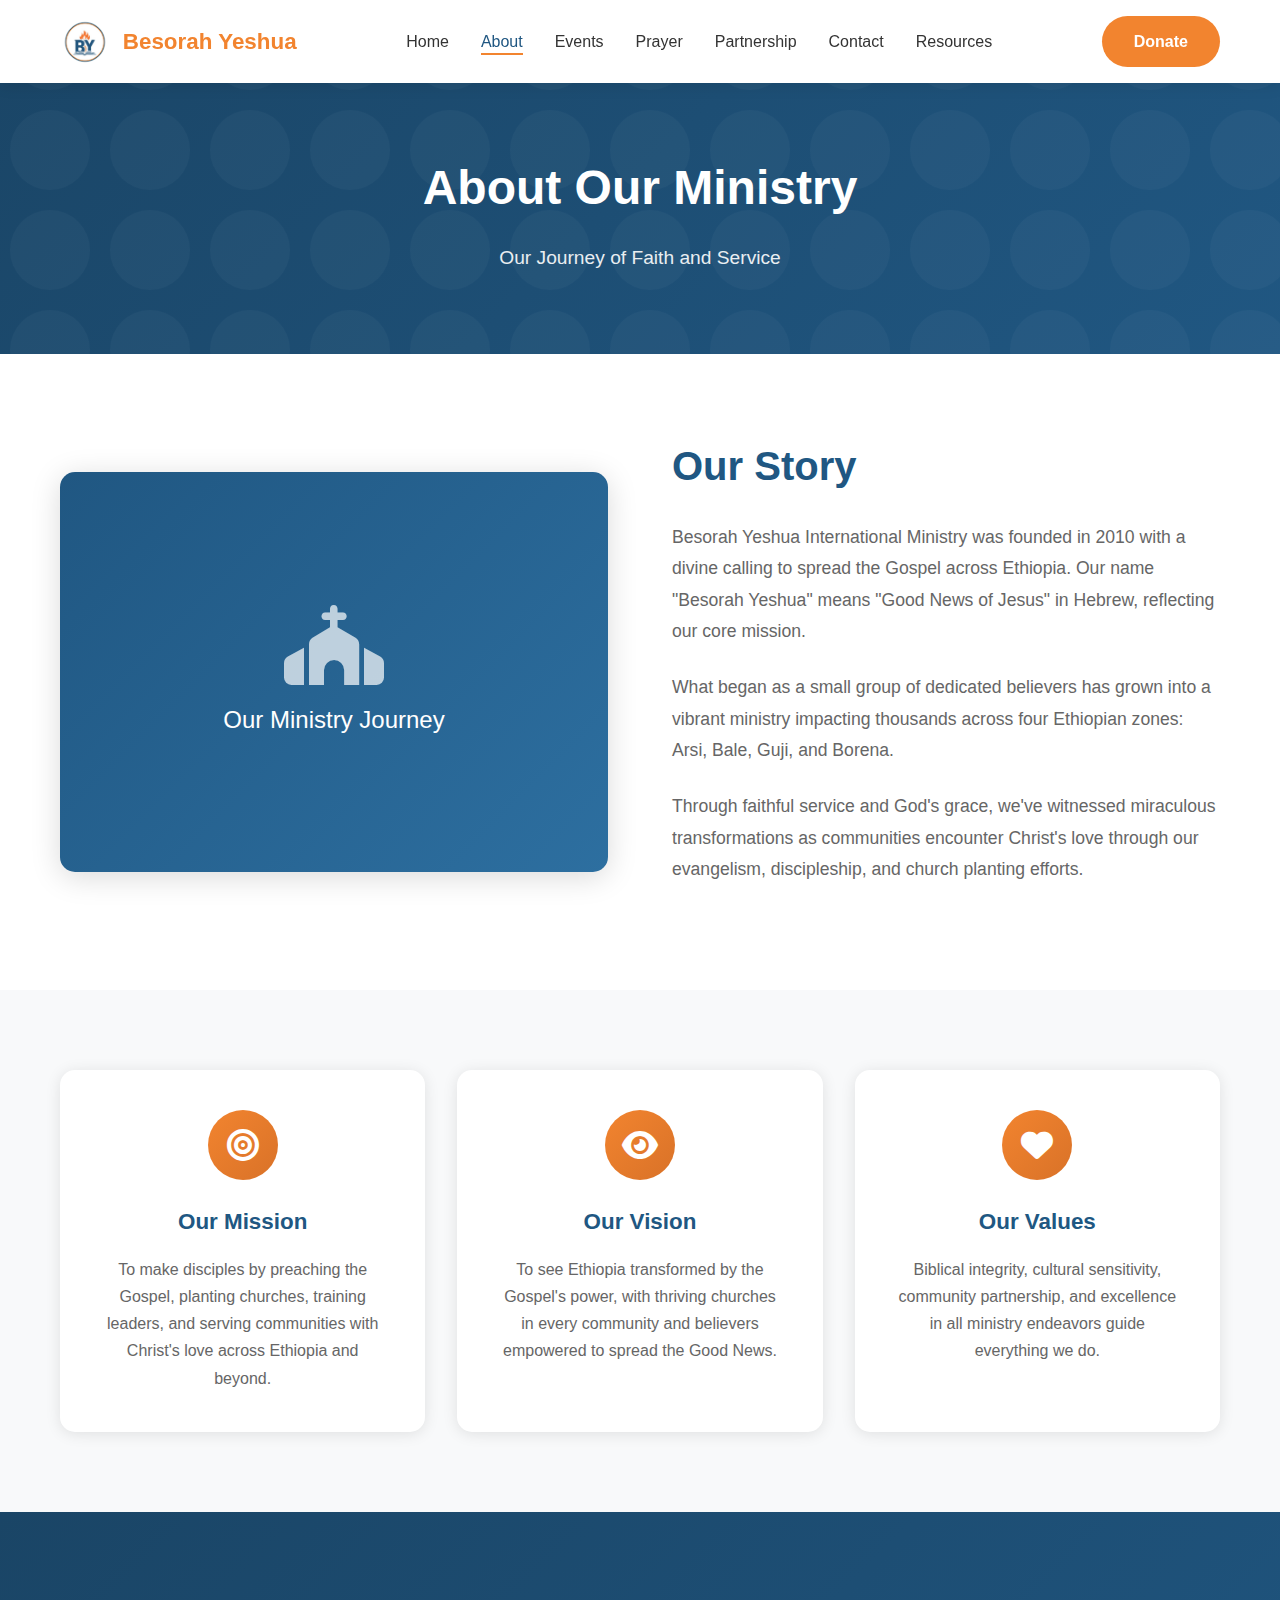
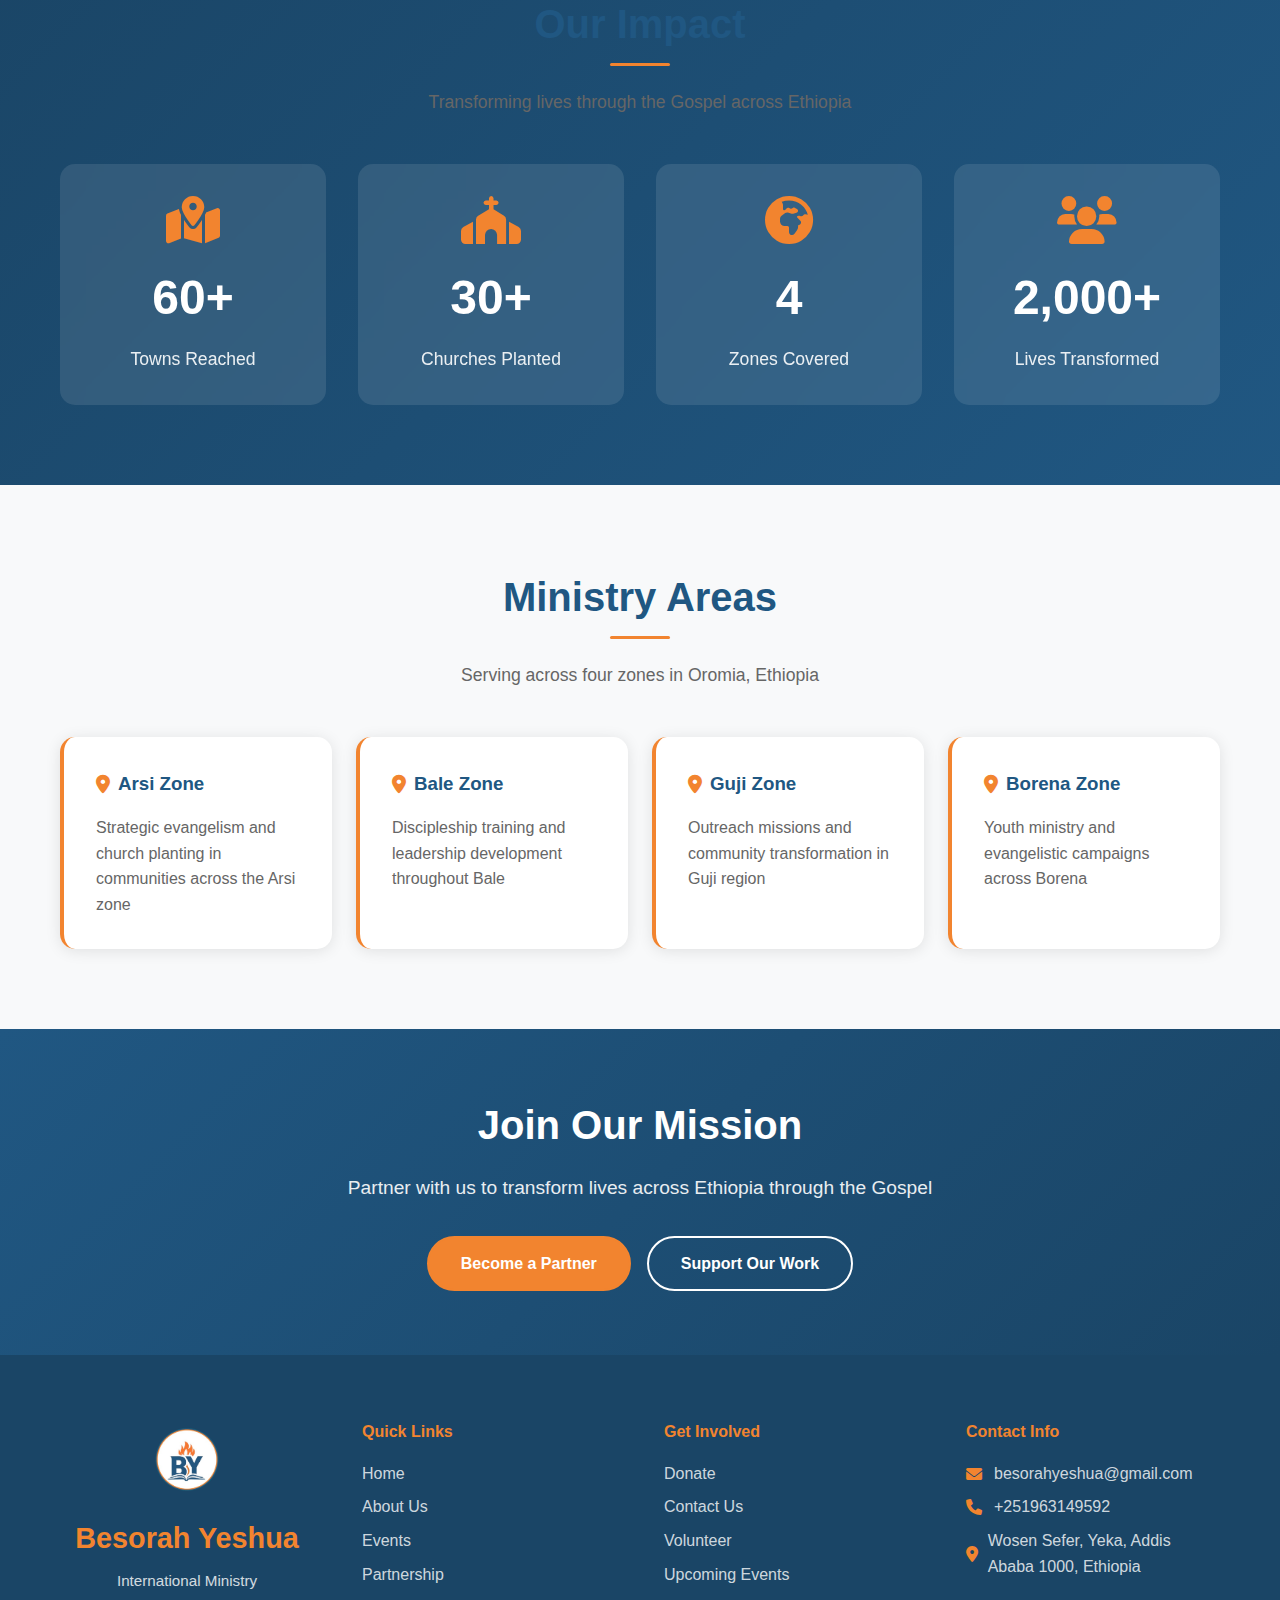
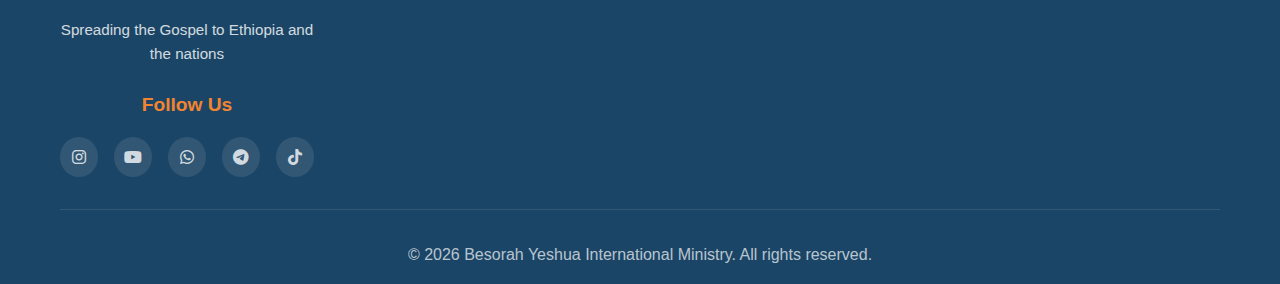
<file: about.html>
<!DOCTYPE html>
<html lang="en">
<head>
    <meta charset="UTF-8">
    <meta name="viewport" content="width=device-width, initial-scale=1.0">
    <meta name="description" content="Learn about Besorah Yeshua International Ministry's mission, vision, and impact across Ethiopia.">
    <title>About Us - Besorah Yeshua International Ministry</title>
    <link rel="stylesheet" href="styles/style.css">
    <link href="https://cdnjs.cloudflare.com/ajax/libs/font-awesome/6.0.0/css/all.min.css" rel="stylesheet">
    
    
    <link rel="icon" type="image/x-icon" href="images/favicon.ico">
    <link rel="apple-touch-icon" sizes="180x180" href="images/apple-touch-icon.png">
    <link rel="icon" type="image/png" sizes="32x32" href="images/favicon-32x32.png">
    <link rel="icon" type="image/png" sizes="16x16" href="images/favicon-16x16.png">
    
    <style>
    /* Newsletter Modal Styles */
    .newsletter-modal-overlay {
        display: none;
        position: fixed;
        top: 0;
        left: 0;
        width: 100%;
        height: 100%;
        background: rgba(32, 87, 130, 0.95);
        z-index: 9999;
        justify-content: center;
        align-items: center;
        animation: fadeIn 0.3s ease;
        backdrop-filter: blur(5px);
    }

    .newsletter-modal-overlay.active {
        display: flex;
    }

    @keyframes fadeIn {
        from {
            opacity: 0;
        }
        to {
            opacity: 1;
        }
    }

    .newsletter-modal-content {
        background: #fff;
        padding: 50px 40px;
        border-radius: 20px;
        max-width: 550px;
        width: 90%;
        position: relative;
        text-align: center;
        box-shadow: 0 20px 60px rgba(0, 0, 0, 0.3);
        animation: slideUp 0.4s ease;
        border-top: 6px solid #f2f842;
    }

    @keyframes slideUp {
        from {
            transform: translateY(50px);
            opacity: 0;
        }
        to {
            transform: translateY(0);
            opacity: 1;
        }
    }

    .modal-close-btn {
        position: absolute;
        top: 20px;
        right: 20px;
        background: #f2f842;
        color: #205782;
        border: none;
        width: 40px;
        height: 40px;
        border-radius: 50%;
        font-size: 20px;
        cursor: pointer;
        display: flex;
        align-items: center;
        justify-content: center;
        transition: all 0.3s ease;
        box-shadow: 0 2px 8px rgba(0, 0, 0, 0.1);
    }

    .modal-close-btn:hover {
        background: #205782;
        color: #fff;
        transform: rotate(90deg);
    }

    .modal-icon {
        background: linear-gradient(135deg, #205782 0%, #2c7ab5 100%);
        width: 80px;
        height: 80px;
        border-radius: 50%;
        display: flex;
        align-items: center;
        justify-content: center;
        margin: 0 auto 25px;
        box-shadow: 0 8px 20px rgba(32, 87, 130, 0.3);
    }

    .modal-icon i {
        font-size: 36px;
        color: #f2f842;
    }

    .modal-title {
        color: #205782;
        font-size: 28px;
        margin-bottom: 15px;
        font-weight: 700;
    }

    .modal-description {
        color: #666;
        font-size: 16px;
        line-height: 1.6;
        margin-bottom: 30px;
    }

    .newsletter-modal-form {
        margin-bottom: 0;
    }

    .form-group {
        display: flex;
        gap: 10px;
        margin-bottom: 25px;
    }

    .newsletter-input {
        flex: 1;
        padding: 16px 20px;
        border: 2px solid #e0e0e0;
        border-radius: 50px;
        font-size: 16px;
        transition: all 0.3s ease;
        outline: none;
    }

    .newsletter-input:focus {
        border-color: #205782;
        box-shadow: 0 0 0 3px rgba(32, 87, 130, 0.1);
    }

    .newsletter-submit-btn {
        background: linear-gradient(135deg, #205782 0%, #2c7ab5 100%);
        color: #fff;
        border: none;
        padding: 16px 30px;
        border-radius: 50px;
        font-size: 16px;
        font-weight: 600;
        cursor: pointer;
        display: flex;
        align-items: center;
        gap: 10px;
        transition: all 0.3s ease;
        white-space: nowrap;
    }

    .newsletter-submit-btn:hover {
        background: linear-gradient(135deg, #2c7ab5 0%, #205782 100%);
        transform: translateY(-2px);
        box-shadow: 0 8px 20px rgba(32, 87, 130, 0.3);
    }

    .newsletter-submit-btn .btn-icon {
        transition: transform 0.3s ease;
    }

    .newsletter-submit-btn:hover .btn-icon {
        transform: translateX(5px);
    }

    .newsletter-benefits {
        display: flex;
        justify-content: center;
        gap: 20px;
        margin-bottom: 20px;
        flex-wrap: wrap;
    }

    .benefit-item {
        display: flex;
        align-items: center;
        gap: 8px;
        color: #205782;
        font-size: 14px;
    }

    .benefit-item i {
        color: #f2f842;
        font-size: 16px;
    }

    .privacy-text {
        font-size: 13px;
        color: #999;
        display: flex;
        align-items: center;
        justify-content: center;
        gap: 8px;
        margin-top: 15px;
    }

    .privacy-text i {
        color: #f2f842;
    }

    .newsletter-success-message {
        display: none;
        padding: 30px;
        text-align: center;
    }

    .newsletter-success-message.show {
        display: block;
    }

    .newsletter-success-message i {
        font-size: 60px;
        color: #f2f842;
        margin-bottom: 20px;
        animation: scaleIn 0.5s ease;
    }

    @keyframes scaleIn {
        from {
            transform: scale(0);
        }
        to {
            transform: scale(1);
        }
    }

    .newsletter-success-message h4 {
        color: #205782;
        font-size: 24px;
        margin-bottom: 10px;
    }

    .newsletter-success-message p {
        color: #666;
        font-size: 16px;
    }

    /* Responsive Design */
    @media (max-width: 768px) {
        .newsletter-modal-content {
            padding: 40px 25px;
            width: 95%;
        }
        
        .modal-title {
            font-size: 24px;
        }
        
        .modal-description {
            font-size: 15px;
        }
        
        .form-group {
            flex-direction: column;
        }
        
        .newsletter-submit-btn {
            width: 100%;
            justify-content: center;
        }
        
        .newsletter-benefits {
            flex-direction: column;
            gap: 12px;
            align-items: flex-start;
            text-align: left;
        }
    }

    @media (max-width: 480px) {
        .newsletter-modal-content {
            padding: 30px 20px;
        }
        
        .modal-icon {
            width: 60px;
            height: 60px;
        }
        
        .modal-icon i {
            font-size: 28px;
        }
        
        .modal-title {
            font-size: 20px;
        }
    }
    </style>
</head>
<body>
    <!-- Header -->
    <header>
        <nav class="navbar">
            <div class="nav-container">
                <div class="nav-logo">
                    <a href="index.html">
                        <img src="images/logo.png" alt="Besorah Yeshua International Ministry" class="logo">
                        <span class="logo-text">Besorah Yeshua</span>
                    </a>
                </div>                
                <ul class="nav-menu">
                    <li class="nav-item">
                        <a href="index.html" class="nav-link active">Home</a>
                    </li>
                    <li class="nav-item">
                        <a href="about.html" class="nav-link">About</a>
                    </li>
                    <li class="nav-item">
                        <a href="events.html" class="nav-link">Events</a>
                    </li>
                    <li class="nav-item">
                        <a href="prayer.html" class="nav-link active">Prayer</a>
                    </li>
                    <li class="nav-item">
                        <a href="partnership.html" class="nav-link">Partnership</a>
                    </li>
                    <li class="nav-item">
                        <a href="contact.html" class="nav-link">Contact</a>
                    </li>
                                        
                    <li class="nav-item">
                        <a href="resources.html" class="nav-link active">Resources</a>
                    </li>
                    
                </ul>
                <a href="donate.html" class="btn btn-donate">Donate</a>
                <div class="hamburger" aria-label="Toggle navigation" aria-expanded="false">
                    <span class="bar"></span>
                    <span class="bar"></span>
                    <span class="bar"></span>
                </div>
            </div>
        </nav>
    </header>

    <!-- Page Header -->
    <section class="page-header">
        <div class="container">
            <h1>About Our Ministry</h1>
            <p>Our Journey of Faith and Service</p>
        </div>
    </section>

    <!-- Story Section -->
    <section class="about-story">
        <div class="container">
            <div class="story-grid">
                <div class="story-image">
                    <div class="image-placeholder">
                        <i class="fas fa-church"></i>
                        <p>Our Ministry Journey</p>
                    </div>
                </div>
                <div class="story-content">
                    <h2>Our Story</h2>
                    <p>Besorah Yeshua International Ministry was founded in 2010 with a divine calling to spread the Gospel across Ethiopia. Our name "Besorah Yeshua" means "Good News of Jesus" in Hebrew, reflecting our core mission.</p>
                    <p>What began as a small group of dedicated believers has grown into a vibrant ministry impacting thousands across four Ethiopian zones: Arsi, Bale, Guji, and Borena.</p>
                    <p>Through faithful service and God's grace, we've witnessed miraculous transformations as communities encounter Christ's love through our evangelism, discipleship, and church planting efforts.</p>
                </div>
            </div>
        </div>
    </section>

    <!-- Mission Vision Values -->
    <section class="mvv-section">
        <div class="container">
            <div class="mvv-grid">
                <div class="mvv-card">
                    <div class="mvv-icon">
                        <i class="fas fa-bullseye"></i>
                    </div>
                    <h3>Our Mission</h3>
                    <p>To make disciples by preaching the Gospel, planting churches, training leaders, and serving communities with Christ's love across Ethiopia and beyond.</p>
                </div>
                <div class="mvv-card">
                    <div class="mvv-icon">
                        <i class="fas fa-eye"></i>
                    </div>
                    <h3>Our Vision</h3>
                    <p>To see Ethiopia transformed by the Gospel's power, with thriving churches in every community and believers empowered to spread the Good News.</p>
                </div>
                <div class="mvv-card">
                    <div class="mvv-icon">
                        <i class="fas fa-heart"></i>
                    </div>
                    <h3>Our Values</h3>
                    <p>Biblical integrity, cultural sensitivity, community partnership, and excellence in all ministry endeavors guide everything we do.</p>
                </div>
            </div>
        </div>
    </section>

    <!-- Impact Section -->
    <section class="impact-section">
        <div class="container">
            <div class="section-header">
                <h2>Our Impact</h2>
                <p>Transforming lives through the Gospel across Ethiopia</p>
            </div>
            <div class="impact-grid">
                <div class="impact-card">
                    <i class="fas fa-map-marked-alt"></i>
                    <span class="impact-number">60+</span>
                    <span class="impact-label">Towns Reached</span>
                </div>
                <div class="impact-card">
                    <i class="fas fa-church"></i>
                    <span class="impact-number">30+</span>
                    <span class="impact-label">Churches Planted</span>
                </div>
                <div class="impact-card">
                    <i class="fas fa-globe-africa"></i>
                    <span class="impact-number">4</span>
                    <span class="impact-label">Zones Covered</span>
                </div>
                <div class="impact-card">
                    <i class="fas fa-users"></i>
                    <span class="impact-number">2,000+</span>
                    <span class="impact-label">Lives Transformed</span>
                </div>
            </div>
        </div>
    </section>

    <!-- Ministry Areas -->
    <section class="ministry-areas">
        <div class="container">
            <div class="section-header">
                <h2>Ministry Areas</h2>
                <p>Serving across four zones in Oromia, Ethiopia</p>
            </div>
            <div class="areas-grid">
                <div class="area-card">
                    <h3><i class="fas fa-map-marker-alt"></i> Arsi Zone</h3>
                    <p>Strategic evangelism and church planting in communities across the Arsi zone</p>
                </div>
                <div class="area-card">
                    <h3><i class="fas fa-map-marker-alt"></i> Bale Zone</h3>
                    <p>Discipleship training and leadership development throughout Bale</p>
                </div>
                <div class="area-card">
                    <h3><i class="fas fa-map-marker-alt"></i> Guji Zone</h3>
                    <p>Outreach missions and community transformation in Guji region</p>
                </div>
                <div class="area-card">
                    <h3><i class="fas fa-map-marker-alt"></i> Borena Zone</h3>
                    <p>Youth ministry and evangelistic campaigns across Borena</p>
                </div>
            </div>
        </div>
    </section>

    <!-- CTA Section -->
    <section class="cta-section cta-full">
        <div class="container">
            <h2>Join Our Mission</h2>
            <p>Partner with us to transform lives across Ethiopia through the Gospel</p>
            <div class="cta-buttons">
                <a href="partnership.html" class="btn btn-primary">Become a Partner</a>
                <a href="donate.html" class="btn btn-secondary">Support Our Work</a>
            </div>
        </div>
    </section>

    <!-- Footer -->
    <footer>
        <div class="container">
            <div class="footer-content">
<div class="footer-section">
    <img src="images/logo.png" alt="Besorah Yeshua International Ministry" class="footer-logo">
    <span class="footer-site-name">Besorah Yeshua</span>
    <p class="footer-tagline">International Ministry</p>
    <p class="footer-tagline">Spreading the Gospel to Ethiopia and the nations</p>
    <span class="follow-us">Follow Us</span>
    <div class="social-links">
        <a href="https://www.instagram.com/byministry_et" aria-label="Instagram" target="_blank" rel="noopener noreferrer">
            <i class="fab fa-instagram"></i>
        </a>
        <a href="https://youtube.com/@byministry_et" aria-label="YouTube" target="_blank" rel="noopener noreferrer">
            <i class="fab fa-youtube"></i>
        </a>
        <a href="https://chat.whatsapp.com/CzuJYpQ0SoM7IjGLnKSGlP" aria-label="WhatsApp Group" target="_blank" rel="noopener noreferrer">
            <i class="fab fa-whatsapp"></i>
        </a>
        <a href="https://t.me/byministry" aria-label="Telegram" target="_blank" rel="noopener noreferrer">
            <i class="fab fa-telegram"></i>
        </a>
        <a href="https://tiktok.com/@besorah.yeshua" aria-label="TikTok" target="_blank" rel="noopener noreferrer">
            <i class="fab fa-tiktok"></i>
        </a>
    </div>
</div>
                
                <div class="footer-section">
                    <h4>Quick Links</h4>
                    <ul>
                        <li><a href="index.html">Home</a></li>
                        <li><a href="about.html">About Us</a></li>
                        <li><a href="events.html">Events</a></li>
                        <li><a href="partnership.html">Partnership</a></li>
                    </ul>
                </div>
                <div class="footer-section">
                    <h4>Get Involved</h4>
                    <ul>
                        <li><a href="donate.html">Donate</a></li>
                        <li><a href="contact.html">Contact Us</a></li>
                        <li><a href="partnership.html">Volunteer</a></li>
                        <li><a href="events.html">Upcoming Events</a></li>
                    </ul>
                </div>
                <div class="footer-section">
                    <h4>Contact Info</h4>
                    <ul class="contact-info">
                        <li><i class="fas fa-envelope"></i> besorahyeshua@gmail.com</li>
                        <li><i class="fas fa-phone"></i> +251963149592</li>
                        <li><i class="fas fa-map-marker-alt"></i> Wosen Sefer, Yeka, Addis Ababa 1000, Ethiopia</li>
                    </ul>
                </div>                
            </div>
            <div class="footer-bottom">
               <p>© 2024 Besorah Yeshua International Ministry. All rights reserved.</p>
            </div>
        </div>
    </footer>

    <!-- Newsletter Modal Popup -->
    <div class="newsletter-modal-overlay" id="newsletterModal">
        <div class="newsletter-modal-content">
            <button class="modal-close-btn" onclick="closeNewsletterModal()" aria-label="Close newsletter popup">
                <i class="fas fa-times"></i>
            </button>
            
            <div class="modal-icon">
                <i class="fas fa-envelope-open-text"></i>
            </div>
            
            <h3 class="modal-title">Stay Connected with Our Ministry</h3>
            <p class="modal-description">Join our community and receive weekly inspiration, event updates, prayer requests, and ministry news directly to your inbox.</p>
            
            <form class="newsletter-modal-form" name="newsletter" method="POST" data-netlify="true" netlify-honeypot="bot-field" onsubmit="handleNewsletterSubmit(event)">
                <!-- Hidden fields for Netlify -->
                <input type="hidden" name="form-name" value="newsletter">
                <input type="hidden" name="bot-field">
                <input type="hidden" name="source" value="About Page Modal">
                
                <div class="form-group">
                    <input 
                        type="email" 
                        name="email" 
                        placeholder="Enter your email address" 
                        required 
                        class="newsletter-input"
                        aria-label="Email address"
                    >
                    <button type="submit" class="newsletter-submit-btn">
                        <span class="btn-text">Subscribe Now</span>
                        <i class="fas fa-arrow-right btn-icon"></i>
                    </button>
                </div>
                
                <div class="newsletter-benefits">
                    <div class="benefit-item">
                        <i class="fas fa-check-circle"></i>
                        <span>Weekly devotionals</span>
                    </div>
                    <div class="benefit-item">
                        <i class="fas fa-check-circle"></i>
                        <span>Event notifications</span>
                    </div>
                    <div class="benefit-item">
                        <i class="fas fa-check-circle"></i>
                        <span>Prayer updates</span>
                    </div>
                </div>
                
                <p class="privacy-text">
                    <i class="fas fa-shield-alt"></i>
                    We respect your privacy. Unsubscribe anytime.
                </p>
            </form>
            
            <div class="newsletter-success-message" id="newsletterSuccess">
                <i class="fas fa-check-circle"></i>
                <h4>Thank You for Subscribing!</h4>
                <p>You'll receive our next newsletter soon. Welcome to our community!</p>
            </div>
        </div>
    </div>

    <script src="scripts/main.js"></script>
    
    <script>
    // Newsletter Modal Functions
    let newsletterShown = false;

    function openNewsletterModal() {
        const modal = document.getElementById('newsletterModal');
        if (modal && !newsletterShown) {
            modal.classList.add('active');
            document.body.style.overflow = 'hidden';
            newsletterShown = true;
            
            // Store in sessionStorage to prevent showing again in same session
            sessionStorage.setItem('newsletterShown', 'true');
        }
    }

    function closeNewsletterModal() {
        const modal = document.getElementById('newsletterModal');
        if (modal) {
            modal.classList.remove('active');
            document.body.style.overflow = '';
            // Store timestamp when modal is closed
            localStorage.setItem('newsletterLastClosed', Date.now().toString());
        }
    }

    // Close modal when clicking outside
    document.getElementById('newsletterModal')?.addEventListener('click', function(e) {
        if (e.target === this) {
            closeNewsletterModal();
        }
    });

    // Close modal with Escape key
    document.addEventListener('keydown', function(e) {
        if (e.key === 'Escape') {
            closeNewsletterModal();
        }
    });

    // Handle form submission
    function handleNewsletterSubmit(event) {
        event.preventDefault();
        const form = event.target;
        const formData = new FormData(form);
        
        // Submit to Netlify
        fetch('/', {
            method: 'POST',
            headers: { 'Content-Type': 'application/x-www-form-urlencoded' },
            body: new URLSearchParams(formData).toString()
        })
        .then(() => {
            // Hide form and show success message
            form.style.display = 'none';
            document.getElementById('newsletterSuccess').classList.add('show');
            
            // Auto-close after 3 seconds
            setTimeout(() => {
                closeNewsletterModal();
                // Reset form after modal closes
                setTimeout(() => {
                    form.style.display = 'block';
                    form.reset();
                    document.getElementById('newsletterSuccess').classList.remove('show');
                }, 500);
            }, 3000);
        })
        .catch((error) => {
            alert('Oops! There was a problem submitting your subscription. Please try again.');
            console.error('Form submission error:', error);
        });
    }

    // Check if newsletter should be shown
    function shouldShowNewsletter() {
        // Don't show if already shown in this session
        if (sessionStorage.getItem('newsletterShown')) {
            return false;
        }
        
        // Don't show if user closed it recently (within 7 days)
        const lastClosed = localStorage.getItem('newsletterLastClosed');
        if (lastClosed) {
            const daysSinceClosed = (Date.now() - parseInt(lastClosed)) / (1000 * 60 * 60 * 24);
            if (daysSinceClosed < 7) {
                return false;
            }
        }
        
        return true;
    }

    // Exit intent detection
    let exitIntentTriggered = false;

    document.addEventListener('mouseleave', function(e) {
        if (e.clientY < 0 && !exitIntentTriggered && shouldShowNewsletter()) {
            openNewsletterModal();
            exitIntentTriggered = true;
        }
    });

    // Timed display (show after 30 seconds on page)
    setTimeout(function() {
        if (shouldShowNewsletter() && !exitIntentTriggered) {
            openNewsletterModal();
        }
    }, 30000); // 30 seconds

    // Scroll trigger (show after scrolling 50% of page)
    let scrollTriggered = false;

    window.addEventListener('scroll', function() {
        if (scrollTriggered || !shouldShowNewsletter()) return;
        
        const scrollPercentage = (window.scrollY / (document.documentElement.scrollHeight - window.innerHeight)) * 100;
        
        if (scrollPercentage > 50) {
            openNewsletterModal();
            scrollTriggered = true;
        }
    });
    </script>
</body>
</html>
</file>
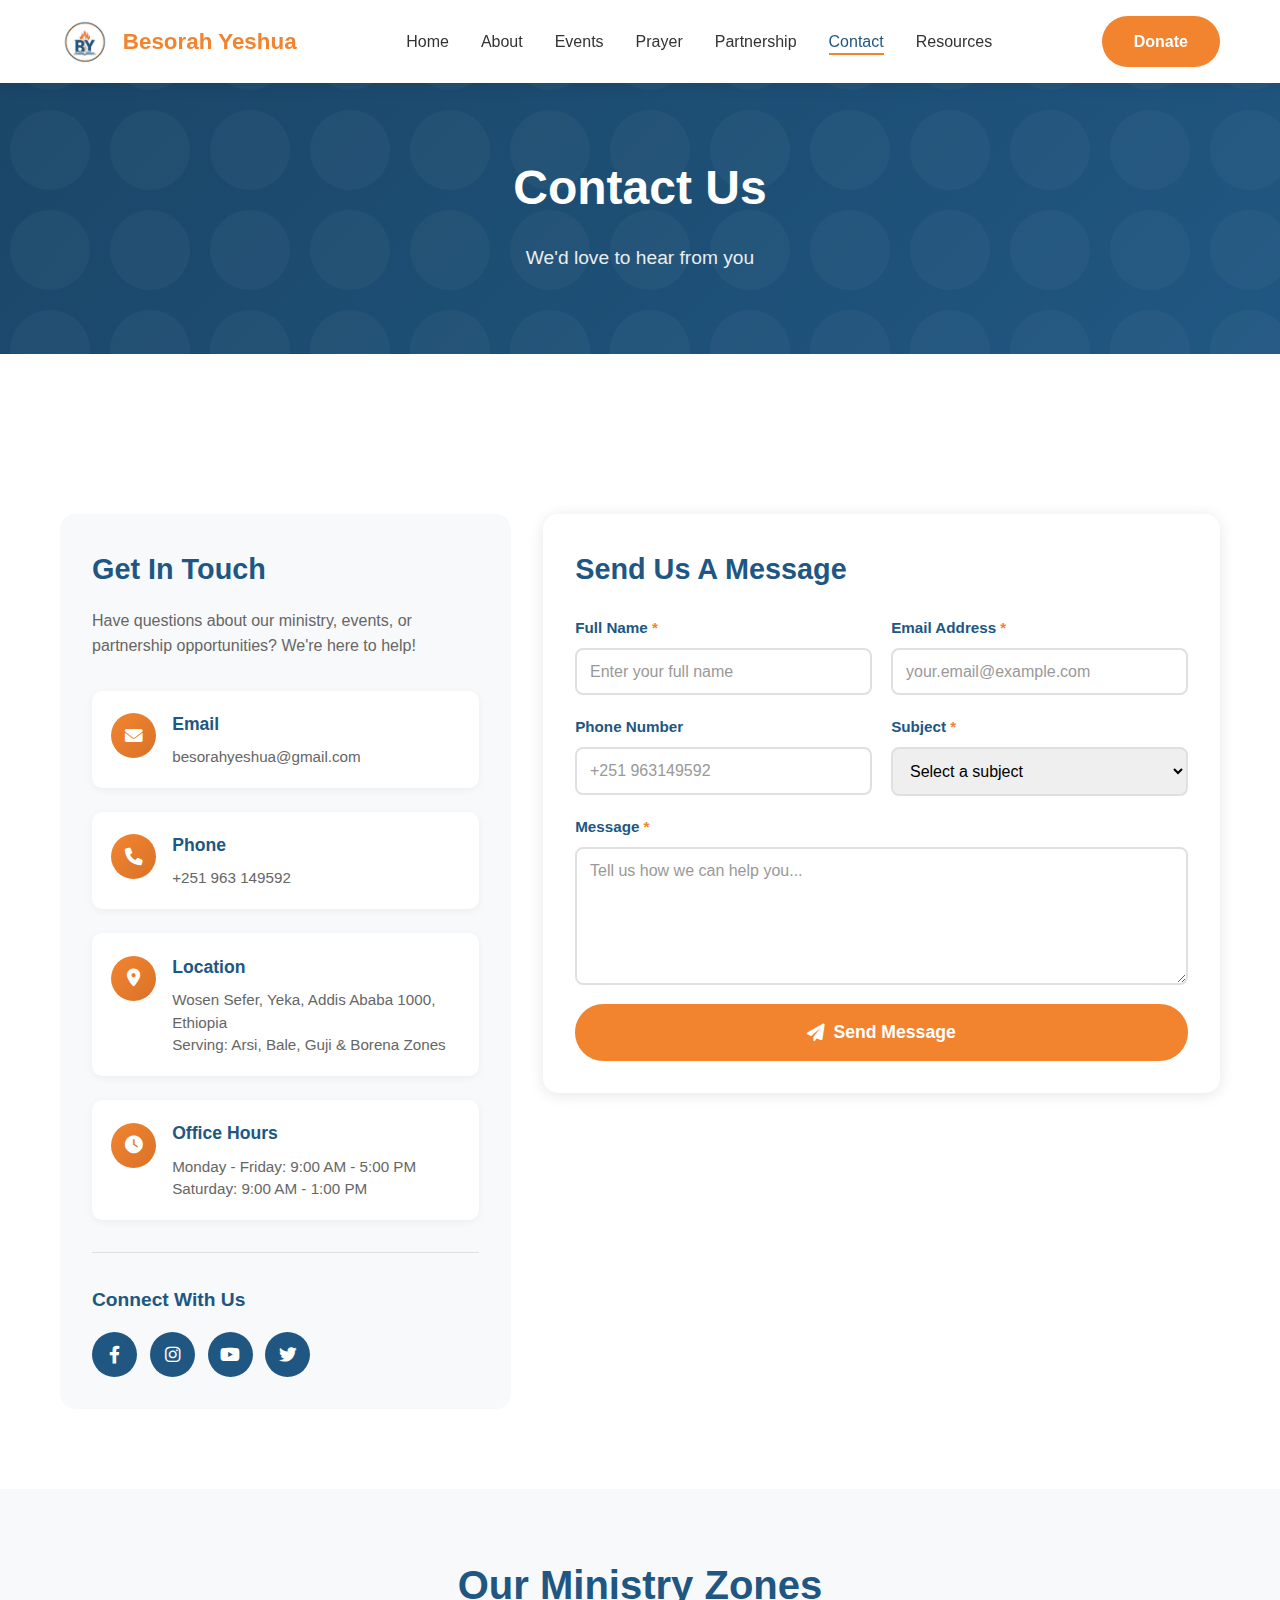
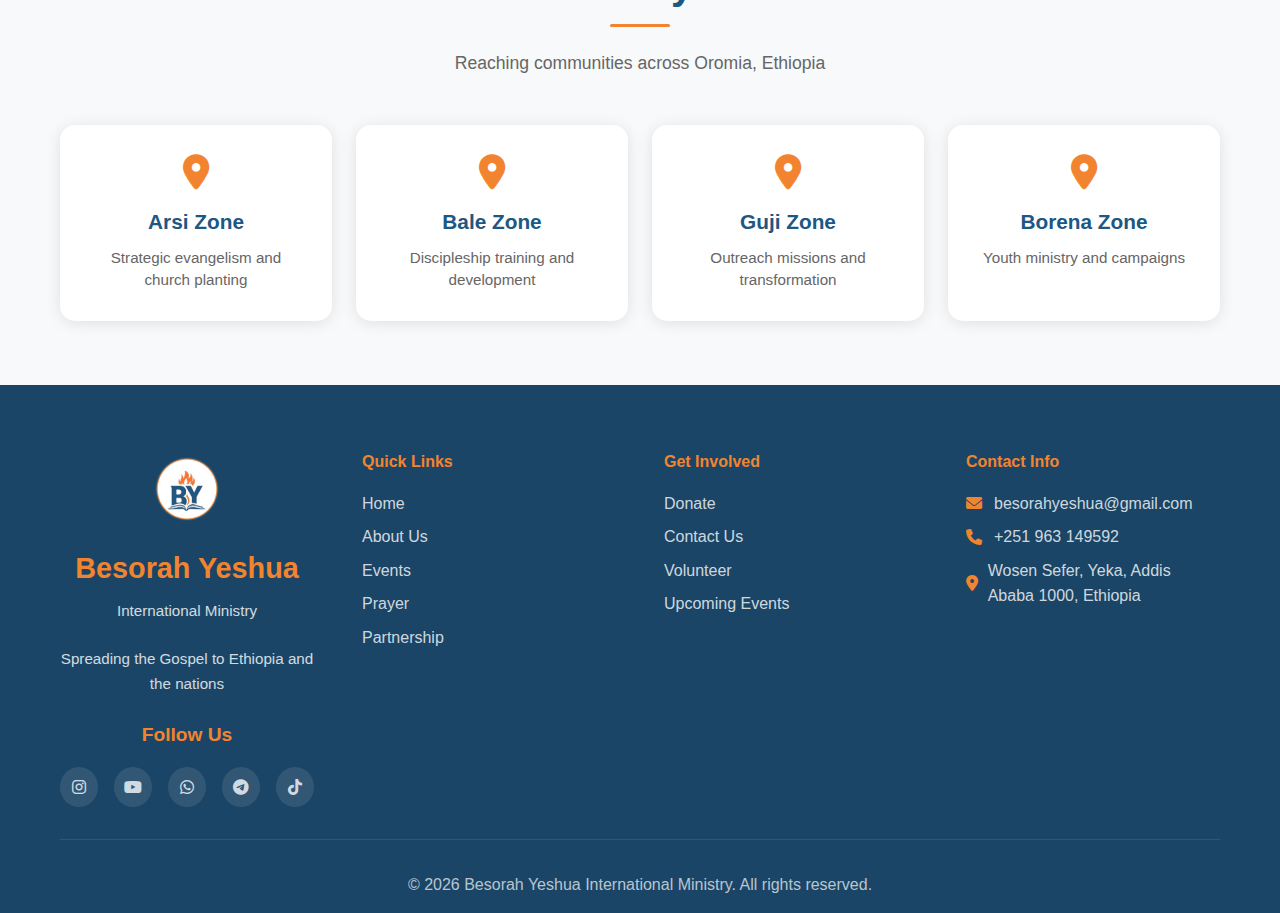
<file: contact.html>
<!DOCTYPE html>
<html lang="en">
<head>
    <meta charset="UTF-8">
    <meta name="viewport" content="width=device-width, initial-scale=1.0">
    <meta name="description" content="Get in touch with Besorah Yeshua International Ministry. We'd love to hear from you.">
    <title>Contact Us - Besorah Yeshua International Ministry</title>
    <link rel="stylesheet" href="styles/style.css">
    <link href="https://cdnjs.cloudflare.com/ajax/libs/font-awesome/6.0.0/css/all.min.css" rel="stylesheet">
    
    <link rel="icon" type="image/x-icon" href="images/favicon.ico">
    <link rel="apple-touch-icon" sizes="180x180" href="images/apple-touch-icon.png">
    <link rel="icon" type="image/png" sizes="32x32" href="images/favicon-32x32.png">
    <link rel="icon" type="image/png" sizes="16x16" href="images/favicon-16x16.png">
</head>
<body>
    <!-- Header -->
    <header>
        <nav class="navbar">
            <div class="nav-container">
                <div class="nav-logo">
                    <a href="index.html">
                        <img src="images/logo.png" alt="Besorah Yeshua International Ministry" class="logo">
                        <span class="logo-text">Besorah Yeshua</span>
                    </a>
                </div>                
                <ul class="nav-menu">
                    <li class="nav-item">
                        <a href="index.html" class="nav-link">Home</a>
                    </li>
                    <li class="nav-item">
                        <a href="about.html" class="nav-link">About</a>
                    </li>
                    <li class="nav-item">
                        <a href="events.html" class="nav-link">Events</a>
                    </li>
                    <li class="nav-item">
                        <a href="prayer.html" class="nav-link active">Prayer</a>
                    </li>
                    <li class="nav-item">
                        <a href="partnership.html" class="nav-link">Partnership</a>
                    </li>
                    <li class="nav-item">
                        <a href="contact.html" class="nav-link active">Contact</a>
                    </li>
                                        
                    <li class="nav-item">
                        <a href="resources.html" class="nav-link active">Resources</a>
                    </li>
                    
                </ul>
                <a href="donate.html" class="btn btn-donate">Donate</a>
                <div class="hamburger" aria-label="Toggle navigation menu" aria-expanded="false">
                    <span class="bar"></span>
                    <span class="bar"></span>
                    <span class="bar"></span>
                </div>
            </div>
        </nav>
    </header>

    <!-- Page Header -->
    <section class="page-header">
        <div class="container">
            <h1>Contact Us</h1>
            <p>We'd love to hear from you</p>
        </div>
    </section>

    <!-- Contact Section -->
    <section class="contact-section">
        <div class="container">
            <div class="contact-grid">
                <!-- Contact Info -->
                <div class="contact-info-box">
                    <h2>Get In Touch</h2>
                    <p>Have questions about our ministry, events, or partnership opportunities? We're here to help!</p>
                    
                    <div class="contact-items">
                        <div class="contact-item">
                            <div class="contact-icon">
                                <i class="fas fa-envelope"></i>
                            </div>
                            <div class="contact-details">
                                <h3>Email</h3>
                                <p><a href="mailto:besorahyeshua@gmail.com">besorahyeshua@gmail.com</a></p>
                            </div>
                        </div>

                        <div class="contact-item">
                            <div class="contact-icon">
                                <i class="fas fa-phone"></i>
                            </div>
                            <div class="contact-details">
                                <h3>Phone</h3>
                                <p><a href="tel:+251963149592">+251 963 149592</a></p>
                            </div>
                        </div>

                        <div class="contact-item">
                            <div class="contact-icon">
                                <i class="fas fa-map-marker-alt"></i>
                            </div>
                            <div class="contact-details">
                                <h3>Location</h3>
                                <p>Wosen Sefer, Yeka, Addis Ababa 1000, Ethiopia<br>Serving: Arsi, Bale, Guji &amp; Borena Zones</p>
                            </div>
                        </div>

                        <div class="contact-item">
                            <div class="contact-icon">
                                <i class="fas fa-clock"></i>
                            </div>
                            <div class="contact-details">
                                <h3>Office Hours</h3>
                                <p>Monday - Friday: 9:00 AM - 5:00 PM<br>Saturday: 9:00 AM - 1:00 PM</p>
                            </div>
                        </div>
                    </div>

                    <div class="social-connect">
                        <h3>Connect With Us</h3>
                        <div class="social-links-large">
                            <a href="#" aria-label="Facebook"><i class="fab fa-facebook-f"></i></a>
                            <a href="#" aria-label="Instagram"><i class="fab fa-instagram"></i></a>
                            <a href="#" aria-label="Youtube"><i class="fab fa-youtube"></i></a>
                            <a href="#" aria-label="Twitter"><i class="fab fa-twitter"></i></a>
                        </div>
                    </div>
                </div>

                <!-- Contact Form with Netlify Forms Integration -->
                <div class="contact-form-box">
                    <h2>Send Us A Message</h2>
                    
                    <!-- Netlify Form - Enhanced for Event Registration -->
                    <form 
                        name="contact" 
                        method="POST" 
                        data-netlify="true"
                        netlify-honeypot="bot-field"                        action="/thank-you.html"
                        class="contact-form"
                        id="contactForm">
                        
                        <!-- CRITICAL: Hidden field for Netlify form detection -->
                        <input type="hidden" name="form-name" value="contact">
                        
                        <!-- Honeypot field for spam protection (hidden from users) -->
                        <p class="hidden-field">
                            <label>Don't fill this out if you're human: <input name="bot-field" tabindex="-1" autocomplete="off" /></label>
                        </p>

                        <div class="form-row">
                            <div class="form-group">
                                <label for="name">Full Name <span class="required">*</span></label>
                                <input 
                                    type="text" 
                                    id="name" 
                                    name="name" 
                                    required 
                                    aria-required="true"
                                    placeholder="Enter your full name">
                            </div>
                            <div class="form-group">
                                <label for="email">Email Address <span class="required">*</span></label>
                                <input 
                                    type="email" 
                                    id="email" 
                                    name="email" 
                                    required 
                                    aria-required="true"
                                    placeholder="your.email@example.com">
                            </div>
                        </div>

                        <div class="form-row">
                            <div class="form-group">
                                <label for="phone">Phone Number</label>
                                <input 
                                    type="tel" 
                                    id="phone" 
                                    name="phone"
                                    placeholder="+251 963149592">
                            </div>
                            <div class="form-group">
                                <label for="subject">Subject <span class="required">*</span></label>
                                <select 
                                    id="subject" 
                                    name="subject" 
                                    required 
                                    aria-required="true">
                                    <option value="">Select a subject</option>
                                    <option value="general">General Inquiry</option>
                                    <option value="partnership">Partnership</option>
                                    <option value="event-registration">Event Registration</option>
                                    <option value="donation">Donation</option>
                                    <option value="other">Other</option>
                                </select>
                            </div>
                        </div>

                        <!-- Event Selection Field (shown when Event Registration is selected) -->
                        <div class="form-group" id="eventSelectionGroup" style="display: none;">
                            <label for="event">Select Event <span class="required">*</span></label>
                            <select id="event" name="event">
                                <option value="">Choose an event</option>
                                <option value="leadership">Leadership Conference 2024 - Mar 15, Adama</option>
                                <option value="arsi-crusade">Arsi Zone Evangelism - Apr 5, Asella</option>
                                <option value="training">Discipleship Training - Apr 20, Bale Zone</option>
                                <option value="prayer">National Prayer Day - May 1, All Churches</option>
                                <option value="guji-outreach">Guji Zone Outreach - May 15, Guji Zone</option>
                                <option value="youth-summit">Youth Leaders Summit - Jun 10, Borena Zone</option>
                            </select>
                        </div>

                        <!-- Church/Organization Field (shown for event registration) -->
                        <div class="form-group" id="churchGroup" style="display: none;">
                            <label for="church">Church/Organization</label>
                            <input 
                                type="text" 
                                id="church" 
                                name="church"
                                placeholder="Your church or organization name">
                        </div>

                        <div class="form-group">
                            <label for="message">Message <span class="required">*</span></label>
                            <textarea 
                                id="message" 
                                name="message" 
                                rows="6" 
                                required 
                                aria-required="true"
                                placeholder="Tell us how we can help you..."></textarea>
                        </div>

                        <button type="submit" class="btn btn-primary btn-submit">
                            <i class="fas fa-paper-plane"></i> Send Message
                        </button>
                    </form>

                    <!-- Form feedback messages -->
                    <div id="formFeedback" class="form-message" style="display: none;" role="alert">
                        <i class="fas fa-info-circle"></i>
                        <p id="feedbackMessage"></p>
                    </div>
                </div>
            </div>
        </div>
    </section>

    <!-- Ministry Zones -->
    <section class="ministry-zones">
        <div class="container">
            <div class="section-header">
                <h2>Our Ministry Zones</h2>
                <p>Reaching communities across Oromia, Ethiopia</p>
            </div>
            <div class="zones-grid">
                <div class="zone-card">
                    <i class="fas fa-map-marker-alt"></i>
                    <h3>Arsi Zone</h3>
                    <p>Strategic evangelism and church planting</p>
                </div>
                <div class="zone-card">
                    <i class="fas fa-map-marker-alt"></i>
                    <h3>Bale Zone</h3>
                    <p>Discipleship training and development</p>
                </div>
                <div class="zone-card">
                    <i class="fas fa-map-marker-alt"></i>
                    <h3>Guji Zone</h3>
                    <p>Outreach missions and transformation</p>
                </div>
                <div class="zone-card">
                    <i class="fas fa-map-marker-alt"></i>
                    <h3>Borena Zone</h3>
                    <p>Youth ministry and campaigns</p>
                </div>
            </div>
        </div>
    </section>

    <!-- Footer -->
    <footer>
        <div class="container">
            <div class="footer-content">
<div class="footer-section">
    <img src="images/logo.png" alt="Besorah Yeshua International Ministry" class="footer-logo">
    <span class="footer-site-name">Besorah Yeshua</span>
    <p class="footer-tagline">International Ministry</p>
    <p class="footer-tagline">Spreading the Gospel to Ethiopia and the nations</p>
    <span class="follow-us">Follow Us</span>
    <div class="social-links">
        <a href="https://www.instagram.com/byministry_et" aria-label="Instagram" target="_blank" rel="noopener noreferrer">
            <i class="fab fa-instagram"></i>
        </a>
        <a href="https://youtube.com/@byministry_et" aria-label="YouTube" target="_blank" rel="noopener noreferrer">
            <i class="fab fa-youtube"></i>
        </a>
        <a href="https://chat.whatsapp.com/CzuJYpQ0SoM7IjGLnKSGlP" aria-label="WhatsApp Group" target="_blank" rel="noopener noreferrer">
            <i class="fab fa-whatsapp"></i>
        </a>
        <a href="https://t.me/byministry" aria-label="Telegram" target="_blank" rel="noopener noreferrer">
            <i class="fab fa-telegram"></i>
        </a>
        <a href="https://tiktok.com/@besorah.yeshua" aria-label="TikTok" target="_blank" rel="noopener noreferrer">
            <i class="fab fa-tiktok"></i>
        </a>
    </div>
</div>
                <div class="footer-section">
                    <h4>Quick Links</h4>
                    <ul>
                        <li><a href="index.html">Home</a></li>
                        <li><a href="about.html">About Us</a></li>
                        <li><a href="events.html">Events</a></li>
                                                <li><a href="prayer.html">Prayer</a></li>

                        <li><a href="partnership.html">Partnership</a></li>
                    </ul>
                </div>
                <div class="footer-section">
                    <h4>Get Involved</h4>
                    <ul>
                        <li><a href="donate.html">Donate</a></li>
                        <li><a href="contact.html">Contact Us</a></li>
                        <li><a href="partnership.html">Volunteer</a></li>
                        <li><a href="events.html">Upcoming Events</a></li>
                    </ul>
                </div>
                <div class="footer-section">
                    <h4>Contact Info</h4>
                    <ul class="contact-info">
                        <li><i class="fas fa-envelope"></i> besorahyeshua@gmail.com</li>
                        <li><i class="fas fa-phone"></i> +251 963 149592</li>
                        <li><i class="fas fa-map-marker-alt"></i> Wosen Sefer, Yeka, Addis Ababa 1000, Ethiopia</li>
                    </ul>
                </div>
            </div>
            <div class="footer-bottom">
               <p>© 2024 Besorah Yeshua International Ministry. All rights reserved.</p>
            </div>
        </div>
    </footer>

    <script src="scripts/main.js"></script>
    <script>
        // Enhanced form functionality for event registration
        document.addEventListener('DOMContentLoaded', function() {
            const subjectSelect = document.getElementById('subject');
            const eventGroup = document.getElementById('eventSelectionGroup');
            const churchGroup = document.getElementById('churchGroup');
            const eventSelect = document.getElementById('event');
            const contactForm = document.getElementById('contactForm');
            
            // Show/hide event fields based on subject selection
            subjectSelect.addEventListener('change', function() {
                if (this.value === 'event-registration') {
                    eventGroup.style.display = 'block';
                    churchGroup.style.display = 'block';
                    eventSelect.setAttribute('required', 'required');
                    // Update form action for event registration
                    contactForm.setAttribute('action', '/thank-you.html?form=event');
                } else {
                    eventGroup.style.display = 'none';
                    churchGroup.style.display = 'none';
                    eventSelect.removeAttribute('required');
                    // Reset form action for general contact
                    contactForm.setAttribute('action', '/thank-you.html');
                }
            });
            
            // Check URL parameters for pre-filled event registration
            const urlParams = new URLSearchParams(window.location.search);
            const eventParam = urlParams.get('event');
            
            if (eventParam) {
                subjectSelect.value = 'event-registration';
                eventGroup.style.display = 'block';
                churchGroup.style.display = 'block';
                eventSelect.setAttribute('required', 'required');
                eventSelect.value = eventParam;
                contactForm.setAttribute('action', '/thank-you.html?form=event');
            }
        });
    </script>
</body>
</html>
</file>
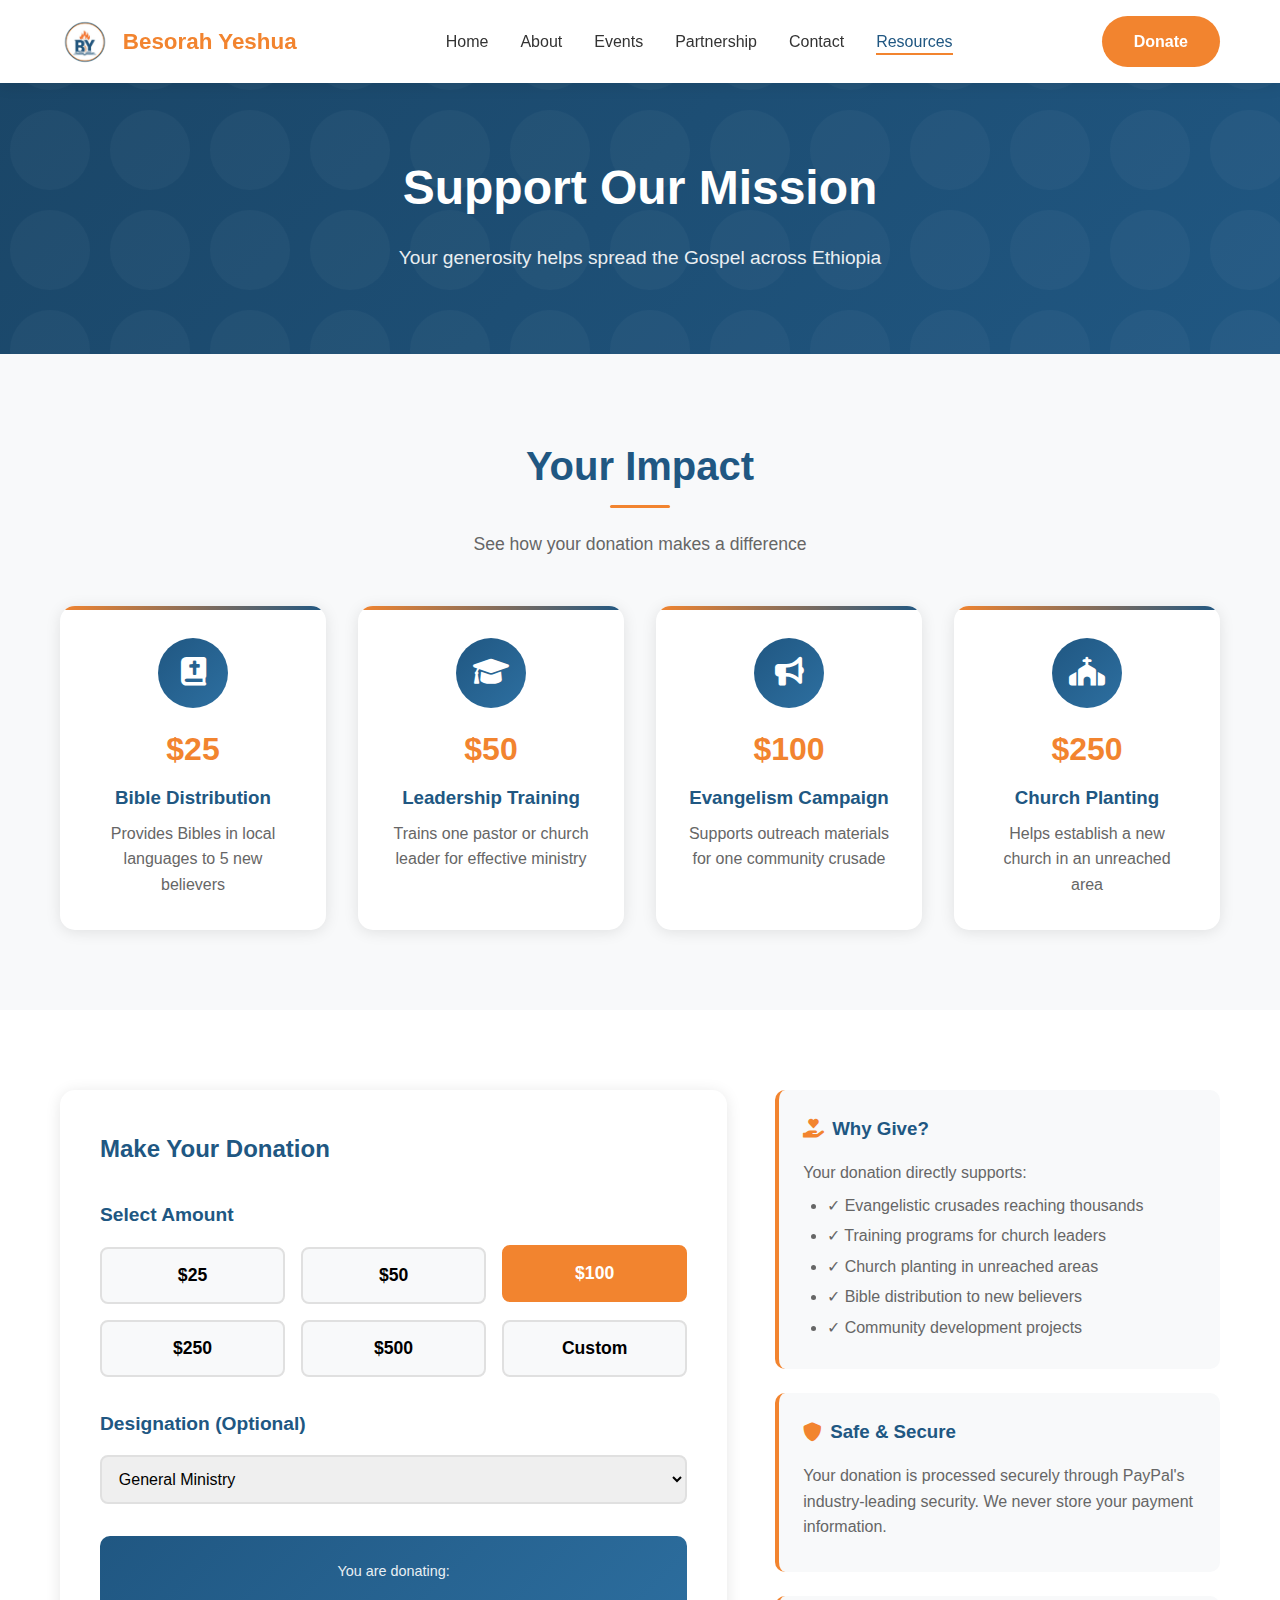
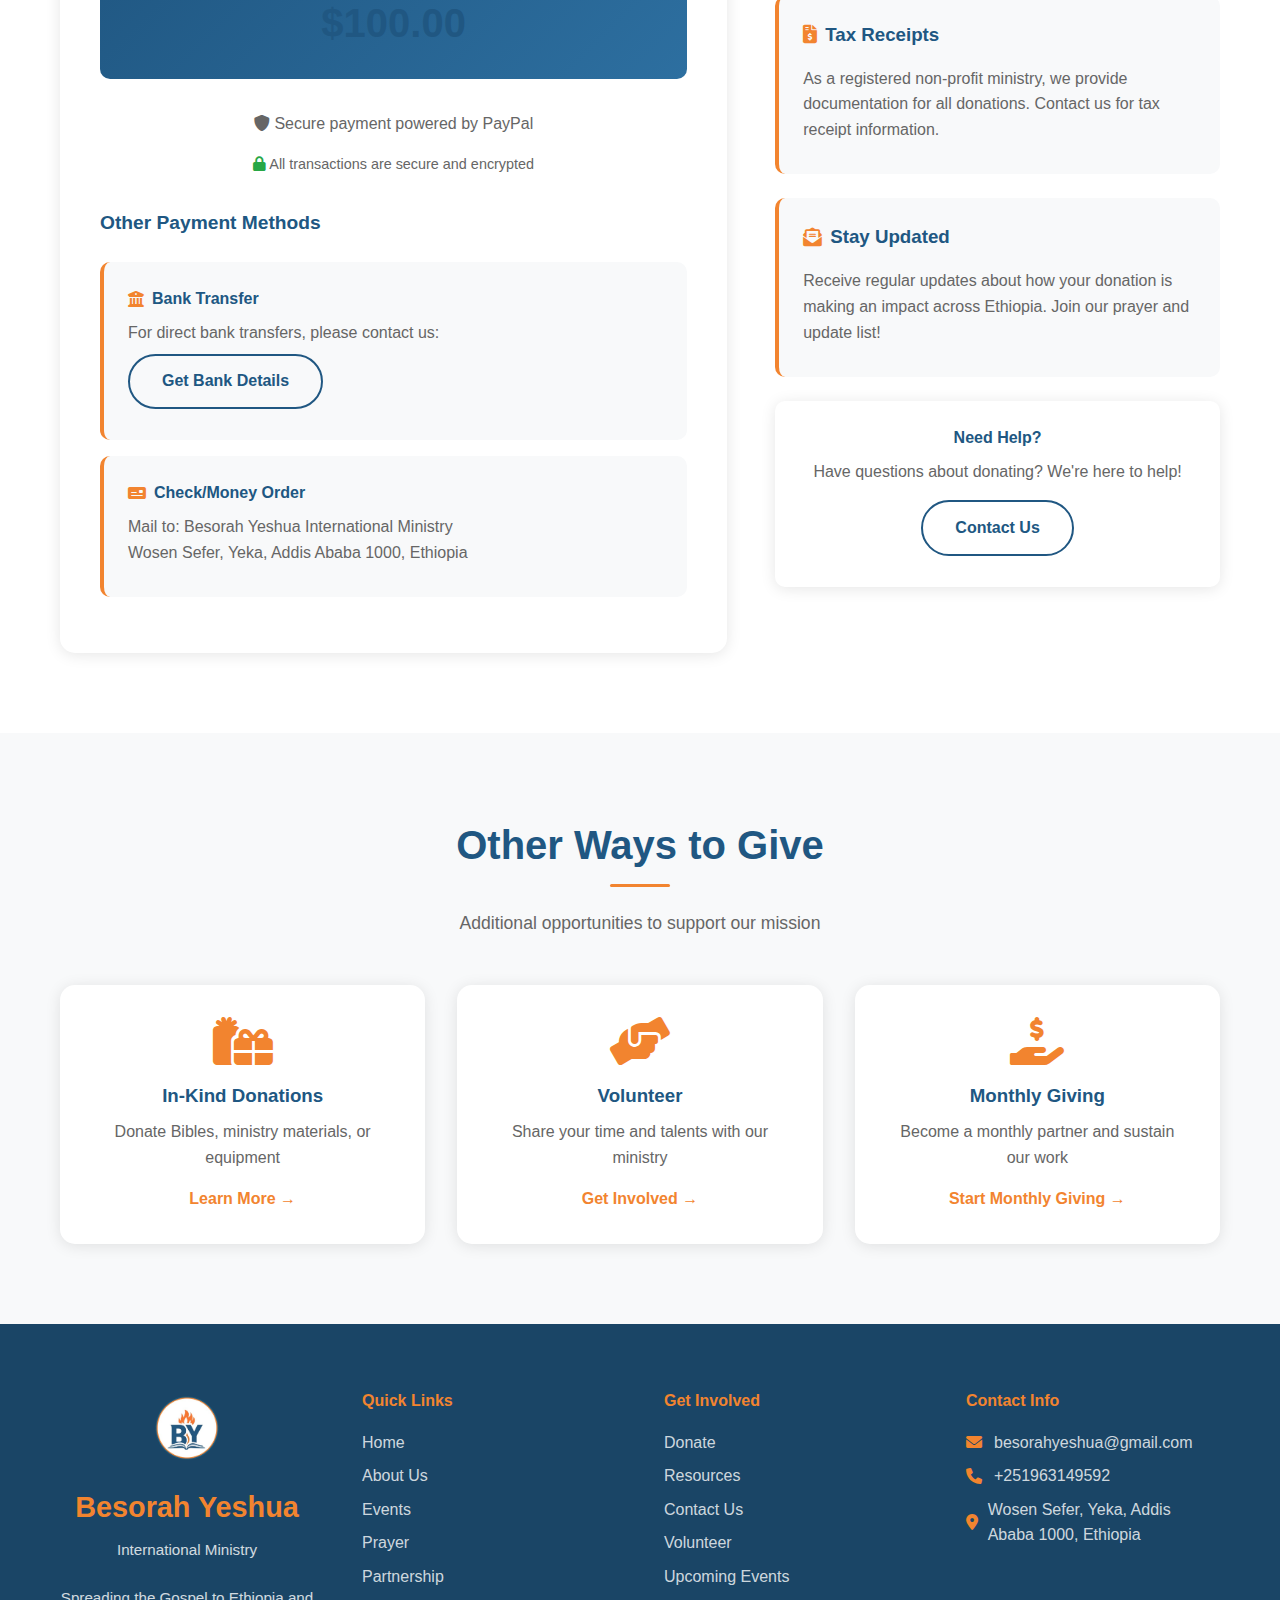
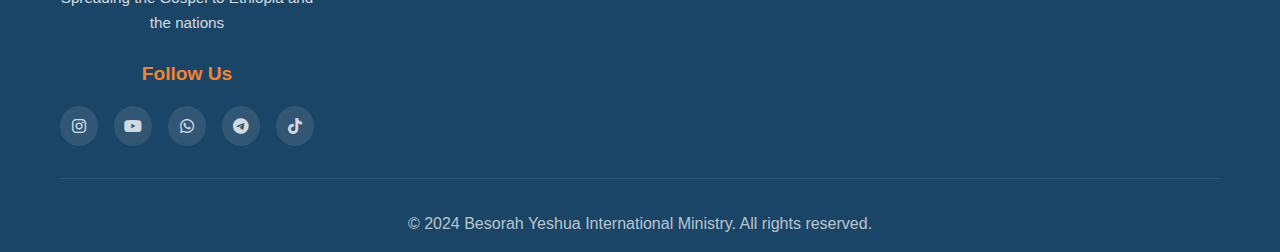
<file: donate.html>
<!DOCTYPE html>
<html lang="en">
<head>
    <meta charset="UTF-8">
    <meta name="viewport" content="width=device-width, initial-scale=1.0">
    <meta name="description" content="Support Besorah Yeshua International Ministry's mission to spread the Gospel across Ethiopia.">
    <title>Donate - Besorah Yeshua International Ministry</title>
    <link rel="stylesheet" href="styles/style.css">
    <link href="https://cdnjs.cloudflare.com/ajax/libs/font-awesome/6.0.0/css/all.min.css" rel="stylesheet">
    
    <link rel="icon" type="image/x-icon" href="images/favicon.ico">
    <link rel="apple-touch-icon" sizes="180x180" href="images/apple-touch-icon.png">
    <link rel="icon" type="image/png" sizes="32x32" href="images/favicon-32x32.png">
    <link rel="icon" type="image/png" sizes="16x16" href="images/favicon-16x16.png">
</head>
<body>
    <!-- Header -->
    <header>
        <nav class="navbar">
            <div class="nav-container">
                <div class="nav-logo">
                    <a href="index.html">
                        <img src="images/logo.png" alt="Besorah Yeshua International Ministry" class="logo">
                        <span class="logo-text">Besorah Yeshua</span>
                    </a>
                </div>
                <ul class="nav-menu">
                    <li class="nav-item">
                        <a href="index.html" class="nav-link">Home</a>
                    </li>
                    <li class="nav-item">
                        <a href="about.html" class="nav-link">About</a>
                    </li>
                    <li class="nav-item">
                        <a href="events.html" class="nav-link">Events</a>
                    </li>
                    <li class="nav-item">
                        <a href="partnership.html" class="nav-link">Partnership</a>
                    </li>
                    <li class="nav-item">
                        <a href="contact.html" class="nav-link">Contact</a>
                    </li>
                                        
                    <li class="nav-item">
                        <a href="resources.html" class="nav-link active">Resources</a>
                    </li>
                    
                </ul>
                <a href="donate.html" class="btn btn-donate active">Donate</a>
                <div class="hamburger" aria-label="Toggle navigation menu" aria-expanded="false">
                    <span class="bar"></span>
                    <span class="bar"></span>
                    <span class="bar"></span>
                </div>
            </div>
        </nav>
    </header>

    <!-- Page Header -->
    <section class="page-header">
        <div class="container">
            <h1>Support Our Mission</h1>
            <p>Your generosity helps spread the Gospel across Ethiopia</p>
        </div>
    </section>

    <!-- Impact Section -->
    <section class="donation-impact">
        <div class="container">
            <div class="section-header">
                <h2>Your Impact</h2>
                <p>See how your donation makes a difference</p>
            </div>
            <div class="impact-examples-grid">
                <div class="impact-example">
                    <div class="impact-icon">
                        <i class="fas fa-bible"></i>
                    </div>
                    <div class="impact-amount">$25</div>
                    <h3>Bible Distribution</h3>
                    <p>Provides Bibles in local languages to 5 new believers</p>
                </div>
                <div class="impact-example">
                    <div class="impact-icon">
                        <i class="fas fa-graduation-cap"></i>
                    </div>
                    <div class="impact-amount">$50</div>
                    <h3>Leadership Training</h3>
                    <p>Trains one pastor or church leader for effective ministry</p>
                </div>
                <div class="impact-example">
                    <div class="impact-icon">
                        <i class="fas fa-bullhorn"></i>
                    </div>
                    <div class="impact-amount">$100</div>
                    <h3>Evangelism Campaign</h3>
                    <p>Supports outreach materials for one community crusade</p>
                </div>
                <div class="impact-example">
                    <div class="impact-icon">
                        <i class="fas fa-church"></i>
                    </div>
                    <div class="impact-amount">$250</div>
                    <h3>Church Planting</h3>
                    <p>Helps establish a new church in an unreached area</p>
                </div>
            </div>
        </div>
    </section>

    <!-- Donation Form Section -->
    <section class="donation-form-section">
        <div class="container">
            <div class="donation-form-grid">
                <!-- Donation Options -->
                <div class="donation-options">
                    <h2>Make Your Donation</h2>
                    
                    <div class="giving-type">
                        <h3>Select Amount</h3>
                        <div class="amount-buttons">
                            <button class="amount-btn" data-amount="25" aria-pressed="false">$25</button>
                            <button class="amount-btn" data-amount="50" aria-pressed="false">$50</button>
                            <button class="amount-btn active" data-amount="100" aria-pressed="true">$100</button>
                            <button class="amount-btn" data-amount="250" aria-pressed="false">$250</button>
                            <button class="amount-btn" data-amount="500" aria-pressed="false">$500</button>
                            <button class="amount-btn" data-amount="custom" aria-pressed="false">Custom</button>
                        </div>
                        <div class="custom-amount-input" style="display: none;">
                            <label for="customAmount">Enter Amount ($)</label>
                            <input type="number" id="customAmount" min="1" placeholder="Enter amount" value="100">
                        </div>
                    </div>

                    <div class="designation">
                        <h3>Designation (Optional)</h3>
                        <select id="designation" aria-label="Choose donation designation">
                            <option value="general">General Ministry</option>
                            <option value="evangelism">Evangelism Campaigns</option>
                            <option value="training">Leadership Training</option>
                            <option value="church-planting">Church Planting</option>
                            <option value="bibles">Bible Distribution</option>
                        </select>
                    </div>

                    <!-- Selected Amount Display -->
                    <div class="selected-amount-display">
                        <p>You are donating:</p>
                        <h2 id="displayAmount">$100.00</h2>
                    </div>

                    <!-- PayPal Button Container -->
                    <div class="paypal-section">
                        <div class="paypal-info">
                            <p><i class="fas fa-shield-alt"></i> Secure payment powered by PayPal</p>
                        </div>
                        <div id="paypal-button-container"></div>
                        <p class="security-note">
                            <i class="fas fa-lock"></i> All transactions are secure and encrypted
                        </p>
                    </div>

                    <!-- Alternative Payment Methods -->
                    <div class="alternative-payment">
                        <h3>Other Payment Methods</h3>
                        <div class="payment-method-card">
                            <h4><i class="fas fa-university"></i> Bank Transfer</h4>
                            <p>For direct bank transfers, please contact us:</p>
                            <a href="contact.html" class="btn btn-outline">Get Bank Details</a>
                        </div>
                        <div class="payment-method-card">
                            <h4><i class="fas fa-money-check"></i> Check/Money Order</h4>
                            <p>Mail to: Besorah Yeshua International Ministry<br>
                            Wosen Sefer, Yeka, Addis Ababa 1000, Ethiopia</p>
                        </div>
                    </div>
                </div>

                <!-- Donation Info -->
                <div class="donation-info-box">
                    <div class="info-card">
                        <h3><i class="fas fa-hand-holding-heart"></i> Why Give?</h3>
                        <p>Your donation directly supports:</p>
                        <ul>
                            <li>✓ Evangelistic crusades reaching thousands</li>
                            <li>✓ Training programs for church leaders</li>
                            <li>✓ Church planting in unreached areas</li>
                            <li>✓ Bible distribution to new believers</li>
                            <li>✓ Community development projects</li>
                        </ul>
                    </div>

                    <div class="info-card">
                        <h3><i class="fas fa-shield-alt"></i> Safe & Secure</h3>
                        <p>Your donation is processed securely through PayPal's industry-leading security. We never store your payment information.</p>
                    </div>

                    <div class="info-card">
                        <h3><i class="fas fa-file-invoice-dollar"></i> Tax Receipts</h3>
                        <p>As a registered non-profit ministry, we provide documentation for all donations. Contact us for tax receipt information.</p>
                    </div>

                    <div class="info-card">
                        <h3><i class="fas fa-envelope-open-text"></i> Stay Updated</h3>
                        <p>Receive regular updates about how your donation is making an impact across Ethiopia. Join our prayer and update list!</p>
                    </div>

                    <div class="help-box">
                        <h4>Need Help?</h4>
                        <p>Have questions about donating? We're here to help!</p>
                        <a href="contact.html" class="btn btn-outline">Contact Us</a>
                    </div>
                </div>
            </div>
        </div>
    </section>

    <!-- Other Ways to Give -->
    <section class="other-ways">
        <div class="container">
            <div class="section-header">
                <h2>Other Ways to Give</h2>
                <p>Additional opportunities to support our mission</p>
            </div>
            <div class="ways-grid">
                <div class="way-card">
                    <i class="fas fa-gifts"></i>
                    <h3>In-Kind Donations</h3>
                    <p>Donate Bibles, ministry materials, or equipment</p>
                    <a href="contact.html">Learn More →</a>
                </div>
                <div class="way-card">
                    <i class="fas fa-hands-helping"></i>
                    <h3>Volunteer</h3>
                    <p>Share your time and talents with our ministry</p>
                    <a href="partnership.html">Get Involved →</a>
                </div>
                <div class="way-card">
                    <i class="fas fa-hand-holding-usd"></i>
                    <h3>Monthly Giving</h3>
                    <p>Become a monthly partner and sustain our work</p>
                    <a href="contact.html">Start Monthly Giving →</a>
                </div>
            </div>
        </div>
    </section>

    <!-- Footer -->
    <footer>
        <div class="container">
            <div class="footer-content">
<div class="footer-section">
    <img src="images/logo.png" alt="Besorah Yeshua International Ministry" class="footer-logo">
    <span class="footer-site-name">Besorah Yeshua</span>
    <p class="footer-tagline">International Ministry</p>
    <p class="footer-tagline">Spreading the Gospel to Ethiopia and the nations</p>
    <span class="follow-us">Follow Us</span>
    <div class="social-links">
        <a href="https://www.instagram.com/byministry_et" aria-label="Instagram" target="_blank" rel="noopener noreferrer">
            <i class="fab fa-instagram"></i>
        </a>
        <a href="https://youtube.com/@byministry_et" aria-label="YouTube" target="_blank" rel="noopener noreferrer">
            <i class="fab fa-youtube"></i>
        </a>
        <a href="https://chat.whatsapp.com/CzuJYpQ0SoM7IjGLnKSGlP" aria-label="WhatsApp Group" target="_blank" rel="noopener noreferrer">
            <i class="fab fa-whatsapp"></i>
        </a>
        <a href="https://t.me/byministry" aria-label="Telegram" target="_blank" rel="noopener noreferrer">
            <i class="fab fa-telegram"></i>
        </a>
        <a href="https://tiktok.com/@besorah.yeshua" aria-label="TikTok" target="_blank" rel="noopener noreferrer">
            <i class="fab fa-tiktok"></i>
        </a>
    </div>
</div>
                <div class="footer-section">
                    <h4>Quick Links</h4>
                    <ul>
                        <li><a href="index.html">Home</a></li>
                        <li><a href="about.html">About Us</a></li>
                        <li><a href="events.html">Events</a></li>
                                                <li><a href="prayer.html">Prayer</a></li>

                        <li><a href="partnership.html">Partnership</a></li>
                    </ul>
                </div>
                <div class="footer-section">
                    <h4>Get Involved</h4>
                    <ul>
                        <li><a href="donate.html">Donate</a></li>
                        
                                                <li><a href="resources.html">Resources</a></li>
                        
                        
                        <li><a href="contact.html">Contact Us</a></li>
                        <li><a href="partnership.html">Volunteer</a></li>
                        <li><a href="events.html">Upcoming Events</a></li>
                    </ul>
                </div>
                <div class="footer-section">
                    <h4>Contact Info</h4>
                    <ul class="contact-info">
                        <li><i class="fas fa-envelope"></i> besorahyeshua@gmail.com</li>
                        <li><i class="fas fa-phone"></i> +251963149592</li>
                        <li><i class="fas fa-map-marker-alt"></i> Wosen Sefer, Yeka, Addis Ababa 1000, Ethiopia</li>
                    </ul>
                </div>
            </div>
            <div class="footer-bottom">
              <p>© 2024 Besorah Yeshua International Ministry. All rights reserved.</p>
            </div>
        </div>
    </footer>

    <!-- PayPal SDK - SANDBOX MODE (Replace with production before going live) -->
    <script src="https://www.paypal.com/sdk/js?client-id=ATTWkwt_C05VlurMtNBHGVJl8EsufqW8lct4w04A7sYLsLqYBZX-B_HGXzT73hckaTIwvga-eyeWJDjA&currency=USD&intent=capture"></script>
    
    <script>
        // Global variables
        let selectedAmount = 100; // Default amount
        const displayAmount = document.getElementById('displayAmount');
        const customAmountInput = document.getElementById('customAmount');
        const customAmountDiv = document.querySelector('.custom-amount-input');

        // Amount button functionality
        document.querySelectorAll('.amount-btn').forEach(button => {
            button.addEventListener('click', function() {
                // Remove active class from all buttons
                document.querySelectorAll('.amount-btn').forEach(btn => {
                    btn.classList.remove('active');
                    btn.setAttribute('aria-pressed', 'false');
                });
                
                // Add active class to clicked button
                this.classList.add('active');
                this.setAttribute('aria-pressed', 'true');
                
                const amount = this.getAttribute('data-amount');
                
                if (amount === 'custom') {
                    customAmountDiv.style.display = 'block';
                    customAmountInput.focus();
                    selectedAmount = parseFloat(customAmountInput.value) || 100;
                } else {
                    customAmountDiv.style.display = 'none';
                    selectedAmount = parseFloat(amount);
                }
                
                updateDisplayAmount();
                renderPayPalButton();
            });
        });

        // Custom amount input
        if (customAmountInput) {
            customAmountInput.addEventListener('input', function() {
                const value = parseFloat(this.value);
                if (value && value > 0) {
                    selectedAmount = value;
                    updateDisplayAmount();
                    renderPayPalButton();
                }
            });
        }

        // Update display amount
        function updateDisplayAmount() {
            displayAmount.textContent = `$${selectedAmount.toFixed(2)}`;
        }

        // Clear existing PayPal button
        function clearPayPalButton() {
            const container = document.getElementById('paypal-button-container');
            container.innerHTML = '';
        }

        // Render PayPal Button
        function renderPayPalButton() {
            clearPayPalButton();
            
            paypal.Buttons({
                style: {
                    layout: 'vertical',
                    color: 'gold',
                    shape: 'rect',
                    label: 'donate',
                    height: 45
                },
                
                createOrder: function(data, actions) {
                    const designation = document.getElementById('designation').value;
                    const designationText = document.getElementById('designation').options[document.getElementById('designation').selectedIndex].text;
                    
                    return actions.order.create({
                        purchase_units: [{
                            amount: {
                                value: selectedAmount.toFixed(2),
                                currency_code: 'USD'
                            },
                            description: `Donation to Besorah Yeshua Ministry - ${designationText}`,
                            custom_id: designation
                        }]
                    });
                },
                
                onApprove: function(data, actions) {
                    return actions.order.capture().then(function(details) {
                        // Show success message
                        const payerName = details.payer.name.given_name;
                        const amount = details.purchase_units[0].amount.value;
                        
                        // Create success message
                        const successHTML = `
                            <div style="text-align: center; padding: 30px; background: #d4edda; border-radius: 10px; border: 2px solid #28a745;">
                                <i class="fas fa-check-circle" style="font-size: 50px; color: #28a745; margin-bottom: 20px;"></i>
                                <h2 style="color: #155724; margin-bottom: 15px;">Thank You, ${payerName}!</h2>
                                <p style="font-size: 1.2rem; color: #155724; margin-bottom: 10px;">
                                    Your donation of <strong>$${amount}</strong> has been received successfully.
                                </p>
                                <p style="color: #155724; margin-bottom: 20px;">
                                    Your generosity helps spread the Gospel across Ethiopia!
                                </p>
                                <p style="font-size: 0.9rem; color: #155724;">
                                    Transaction ID: ${details.id}
                                </p>
                                <div style="margin-top: 20px;">
                                    <a href="index.html" class="btn btn-primary" style="text-decoration: none; display: inline-block; margin: 10px;">Back to Home</a>
                                    <a href="about.html" class="btn btn-secondary" style="text-decoration: none; display: inline-block; margin: 10px;">Learn More</a>
                                </div>
                            </div>
                        `;
                        
                        // Replace PayPal button with success message
                        document.querySelector('.donation-options').innerHTML = successHTML;
                        
                        // Scroll to top
                        window.scrollTo({ top: 0, behavior: 'smooth' });
                        
                        console.log('Transaction completed by ' + payerName);
                        console.log('Transaction details:', details);
                    });
                },
                
                onError: function(err) {
                    console.error('PayPal Checkout Error:', err);
                    
                    // Show error message
                    const errorHTML = `
                        <div style="text-align: center; padding: 20px; background: #f8d7da; border-radius: 10px; border: 2px solid #dc3545;">
                            <i class="fas fa-exclamation-circle" style="font-size: 40px; color: #dc3545; margin-bottom: 15px;"></i>
                            <h3 style="color: #721c24;">Payment Error</h3>
                            <p style="color: #721c24;">
                                There was an error processing your donation. Please try again or contact us for assistance.
                            </p>
                            <button onclick="location.reload()" class="btn btn-primary" style="margin-top: 15px;">Try Again</button>
                        </div>
                    `;
                    
                    document.querySelector('.paypal-section').innerHTML = errorHTML;
                },
                
                onCancel: function(data) {
                    console.log('Transaction cancelled by user');
                    
                    // Show cancelled message
                    const cancelHTML = `
                        <div style="text-align: center; padding: 20px; background: #fff3cd; border-radius: 10px; border: 2px solid #ffc107; margin-top: 20px;">
                            <i class="fas fa-info-circle" style="font-size: 35px; color: #856404; margin-bottom: 10px;"></i>
                            <p style="color: #856404; margin-bottom: 15px;">
                                Your donation was cancelled. You can try again whenever you're ready.
                            </p>
                            <button onclick="location.reload()" class="btn btn-primary">Make Donation</button>
                        </div>
                    `;
                    
                    const existingCancel = document.querySelector('.cancel-message');
                    if (existingCancel) existingCancel.remove();
                    
                    const messageDiv = document.createElement('div');
                    messageDiv.className = 'cancel-message';
                    messageDiv.innerHTML = cancelHTML;
                    document.querySelector('.paypal-section').appendChild(messageDiv);
                }
            }).render('#paypal-button-container');
        }

        // Initial render
        document.addEventListener('DOMContentLoaded', function() {
            updateDisplayAmount();
            renderPayPalButton();
        });
    </script>
    
    <script src="scripts/main.js"></script>
</body>
</html>
</file>
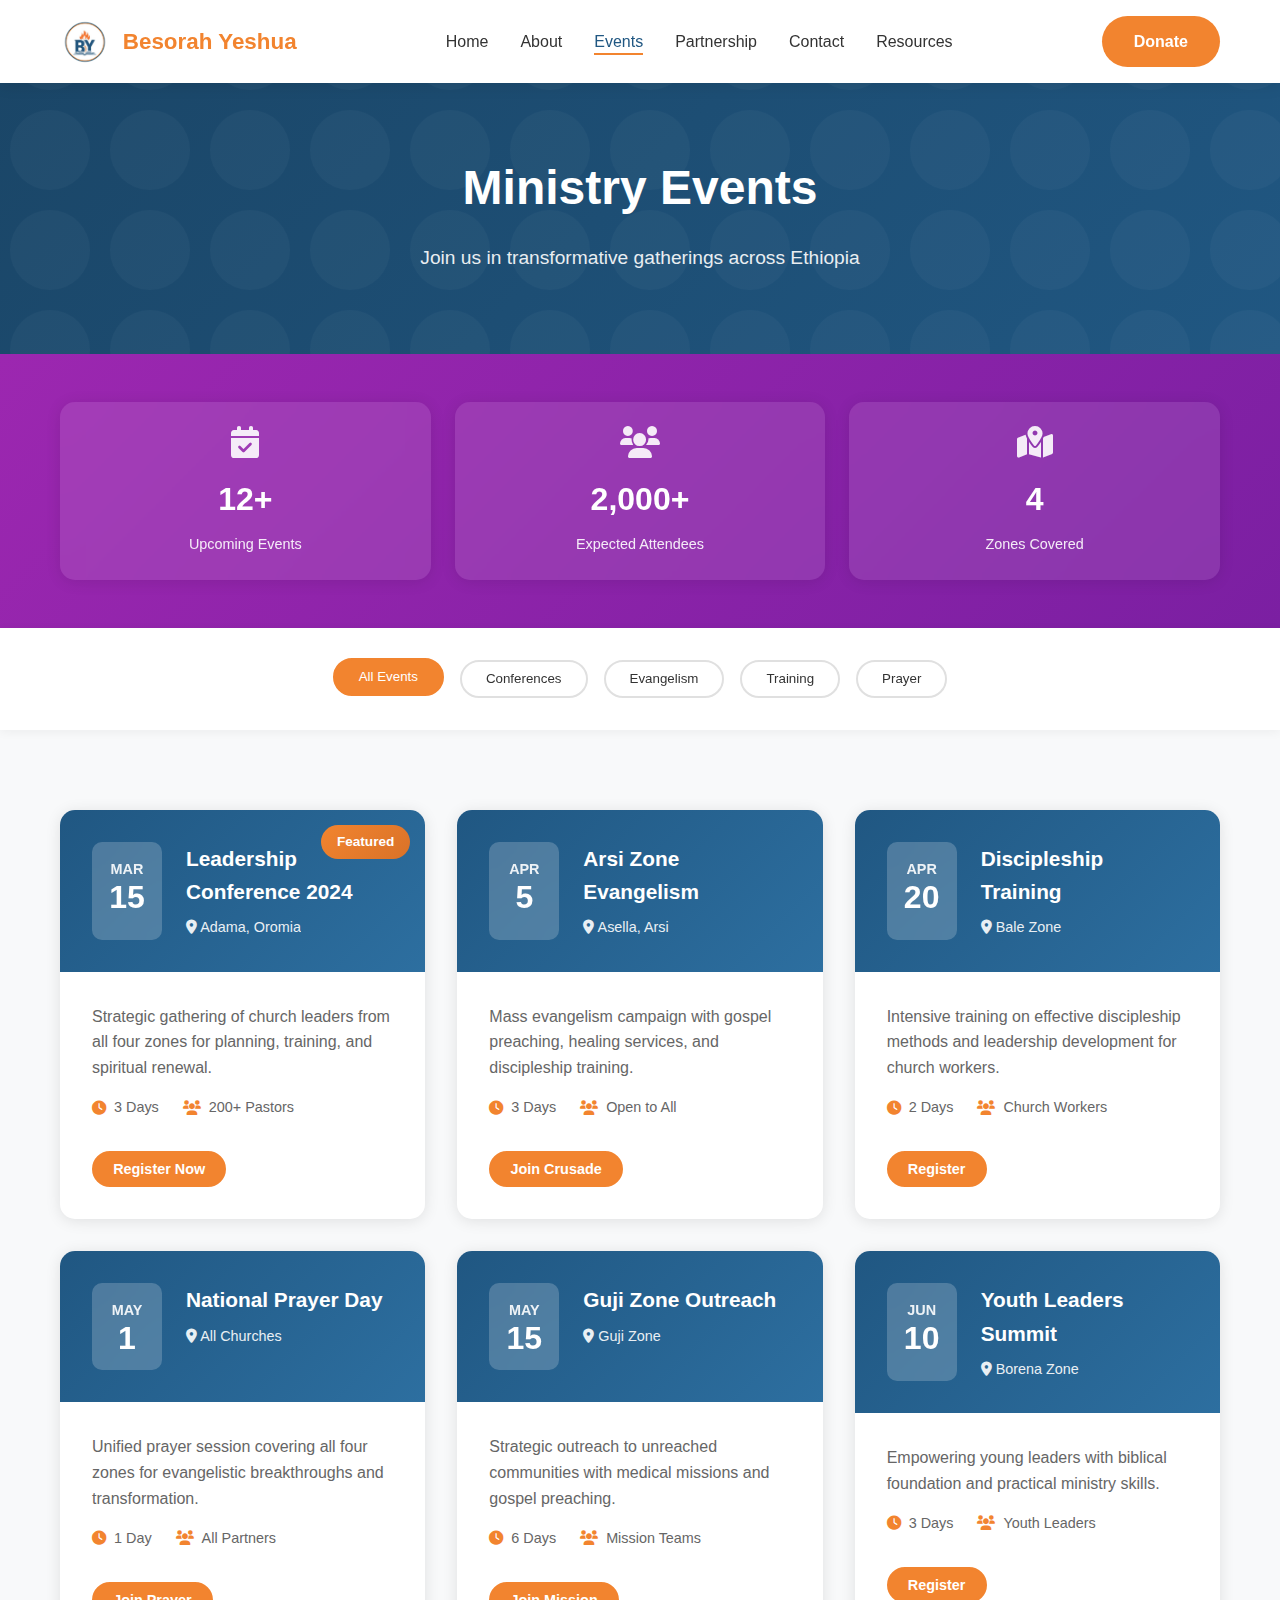
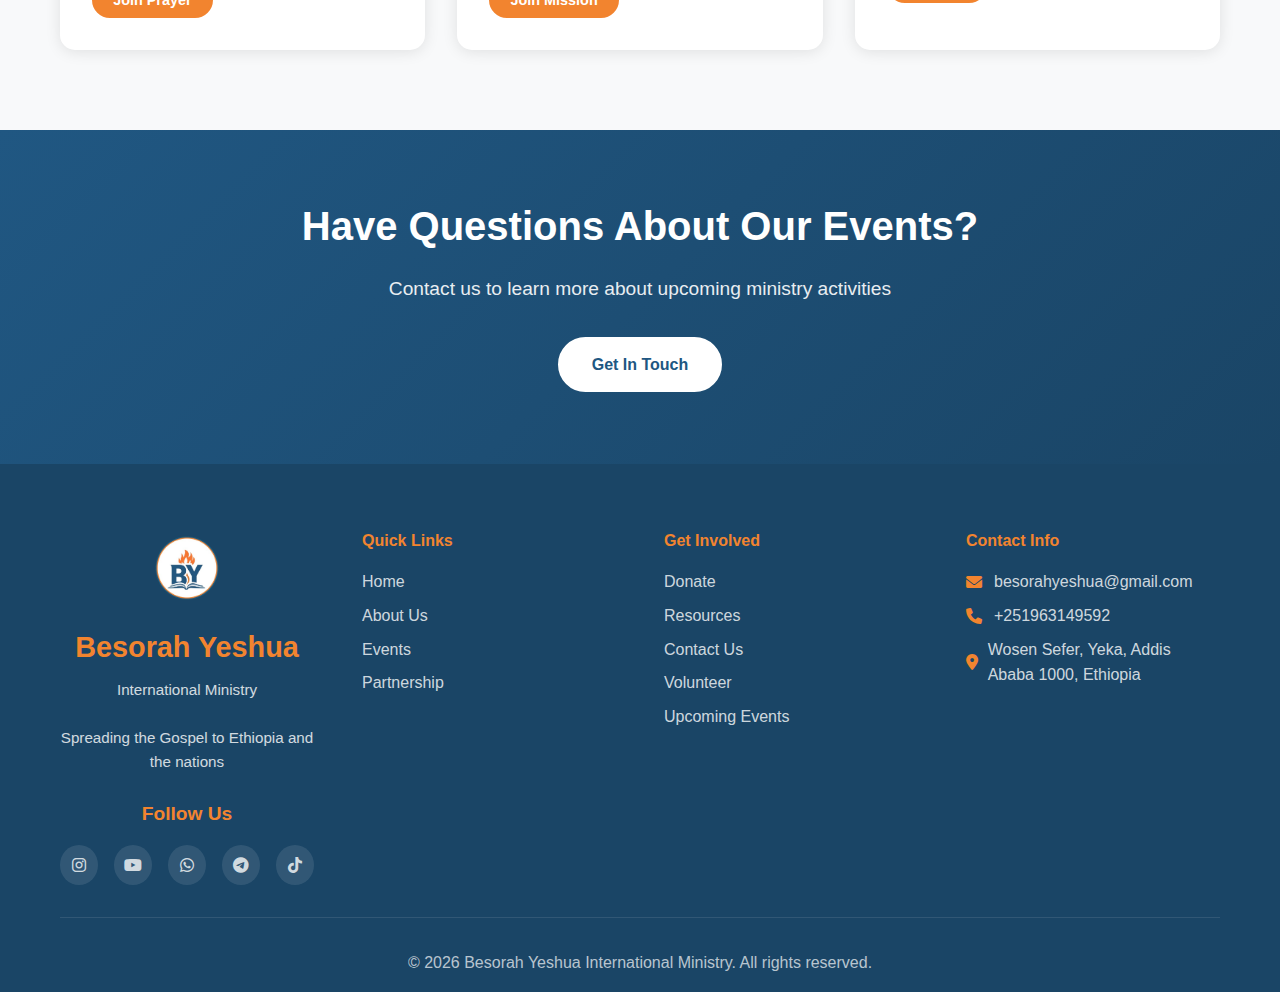
<file: events.html>
<!DOCTYPE html>
<html lang="en">
<head>
    <meta charset="UTF-8">
    <meta name="viewport" content="width=device-width, initial-scale=1.0">
    <meta name="description" content="Discover upcoming ministry events, conferences, and crusades across Ethiopia.">
    <title>Events - Besorah Yeshua International Ministry</title>
    <link rel="stylesheet" href="styles/style.css">
    <link href="https://cdnjs.cloudflare.com/ajax/libs/font-awesome/6.0.0/css/all.min.css" rel="stylesheet">
    
    <link rel="icon" type="image/x-icon" href="images/favicon.ico">
    <link rel="apple-touch-icon" sizes="180x180" href="images/apple-touch-icon.png">
    <link rel="icon" type="image/png" sizes="32x32" href="images/favicon-32x32.png">
    <link rel="icon" type="image/png" sizes="16x16" href="images/favicon-16x16.png">
    
    <style>
        /* Modal Styles */
        .modal-overlay {
            display: none;
            position: fixed;
            top: 0;
            left: 0;
            width: 100%;
            height: 100%;
            background-color: rgba(0, 0, 0, 0.7);
            z-index: 9999;
            animation: fadeIn 0.3s ease;
        }
        
        .modal-overlay.active {
            display: flex;
            justify-content: center;
            align-items: center;
            padding: 20px;
        }
        
        .modal-content {
            background: white;
            border-radius: 12px;
            max-width: 600px;
            width: 100%;
            max-height: 90vh;
            overflow-y: auto;
            position: relative;
            animation: slideUp 0.3s ease;
            box-shadow: 0 10px 40px rgba(0, 0, 0, 0.3);
        }
        
        .modal-header {
            background: linear-gradient(135deg, #1e3a8a 0%, #3b82f6 100%);
            color: white;
            padding: 25px 30px;
            border-radius: 12px 12px 0 0;
            position: relative;
        }
        
        .modal-header h2 {
            margin: 0;
            font-size: 1.8rem;
            font-weight: 700;
        }
        
        .modal-header p {
            margin: 8px 0 0 0;
            opacity: 0.95;
            font-size: 0.95rem;
        }
        
        .modal-close {
            position: absolute;
            top: 20px;
            right: 20px;
            background: rgba(255, 255, 255, 0.2);
            border: none;
            color: white;
            font-size: 1.5rem;
            width: 35px;
            height: 35px;
            border-radius: 50%;
            cursor: pointer;
            display: flex;
            align-items: center;
            justify-content: center;
            transition: all 0.3s ease;
        }
        
        .modal-close:hover {
            background: rgba(255, 255, 255, 0.3);
            transform: rotate(90deg);
        }
        
        .modal-body {
            padding: 30px;
        }
        
        .event-info-banner {
            background: #f0f9ff;
            border-left: 4px solid #3b82f6;
            padding: 15px 20px;
            border-radius: 8px;
            margin-bottom: 25px;
        }
        
        .event-info-banner h3 {
            margin: 0 0 8px 0;
            color: #1e3a8a;
            font-size: 1.2rem;
        }
        
        .event-info-banner p {
            margin: 0;
            color: #475569;
            font-size: 0.95rem;
        }
        
        .registration-form .form-group {
            margin-bottom: 20px;
        }
        
        .registration-form label {
            display: block;
            margin-bottom: 8px;
            font-weight: 600;
            color: #1e293b;
            font-size: 0.95rem;
        }
        
        .registration-form .required {
            color: #ef4444;
        }
        
        .registration-form input,
        .registration-form select,
        .registration-form textarea {
            width: 100%;
            padding: 12px 15px;
            border: 2px solid #e2e8f0;
            border-radius: 8px;
            font-size: 1rem;
            transition: all 0.3s ease;
            font-family: inherit;
        }
        
        .registration-form input:focus,
        .registration-form select:focus,
        .registration-form textarea:focus {
            outline: none;
            border-color: #3b82f6;
            box-shadow: 0 0 0 3px rgba(59, 130, 246, 0.1);
        }
        
        .registration-form textarea {
            resize: vertical;
            min-height: 100px;
        }
        
        .form-row {
            display: grid;
            grid-template-columns: 1fr 1fr;
            gap: 15px;
        }
        
        .modal-footer {
            padding: 20px 30px 30px;
            display: flex;
            gap: 15px;
        }
        
        .modal-footer button {
            flex: 1;
            padding: 14px 24px;
            border: none;
            border-radius: 8px;
            font-size: 1rem;
            font-weight: 600;
            cursor: pointer;
            transition: all 0.3s ease;
        }
        
        .btn-register {
            background: linear-gradient(135deg, #1e3a8a 0%, #3b82f6 100%);
            color: white;
        }
        
        .btn-register:hover {
            transform: translateY(-2px);
            box-shadow: 0 5px 15px rgba(59, 130, 246, 0.4);
        }
        
        .btn-cancel {
            background: #f1f5f9;
            color: #475569;
        }
        
        .btn-cancel:hover {
            background: #e2e8f0;
        }
        
        .success-message {
            background: #ecfdf5;
            border: 2px solid #10b981;
            border-radius: 8px;
            padding: 20px;
            text-align: center;
            display: none;
        }
        
        .success-message.active {
            display: block;
            animation: slideUp 0.3s ease;
        }
        
        .success-message i {
            font-size: 3rem;
            color: #10b981;
            margin-bottom: 15px;
        }
        
        .success-message h3 {
            color: #065f46;
            margin: 0 0 10px 0;
        }
        
        .success-message p {
            color: #047857;
            margin: 0;
        }
        
        @keyframes fadeIn {
            from { opacity: 0; }
            to { opacity: 1; }
        }
        
        @keyframes slideUp {
            from {
                opacity: 0;
                transform: translateY(30px);
            }
            to {
                opacity: 1;
                transform: translateY(0);
            }
        }
        
        @media (max-width: 768px) {
            .modal-content {
                margin: 10px;
                max-height: 95vh;
            }
            
            .modal-header {
                padding: 20px;
            }
            
            .modal-header h2 {
                font-size: 1.4rem;
            }
            
            .modal-body {
                padding: 20px;
            }
            
            .form-row {
                grid-template-columns: 1fr;
            }
        }
    </style>
</head>
<body>
    <!-- Header -->
    <header>
        <nav class="navbar">
            <div class="nav-container">
                <div class="nav-logo">
                    <a href="index.html">
                        <img src="images/logo.png" alt="Besorah Yeshua International Ministry" class="logo">
                        <span class="logo-text">Besorah Yeshua</span>
                    </a>
                </div>                
                <ul class="nav-menu">
                    <li class="nav-item">
                        <a href="index.html" class="nav-link">Home</a>
                    </li>
                    <li class="nav-item">
                        <a href="about.html" class="nav-link">About</a>
                    </li>
                    <li class="nav-item">
                        <a href="events.html" class="nav-link active">Events</a>
                    </li>
                    <li class="nav-item">
                        <a href="partnership.html" class="nav-link">Partnership</a>
                    </li>
                    <li class="nav-item">
                        <a href="contact.html" class="nav-link">Contact</a>
                    </li>
                                        
                    <li class="nav-item">
                        <a href="resources.html" class="nav-link active">Resources</a>
                    </li>
                </ul>
                <a href="donate.html" class="btn btn-donate">Donate</a>
                <div class="hamburger">
                    <span class="bar"></span>
                    <span class="bar"></span>
                    <span class="bar"></span>
                </div>
            </div>
        </nav>
    </header>

    <!-- Page Header -->
    <section class="page-header">
        <div class="container">
            <h1>Ministry Events</h1>
            <p>Join us in transformative gatherings across Ethiopia</p>
        </div>
    </section>

    <!-- Event Stats -->
    <section class="event-stats">
        <div class="container">
            <div class="stats-grid-compact">
                <div class="stat-compact">
                    <i class="fas fa-calendar-check"></i>
                    <span class="number">12+</span>
                    <span class="label">Upcoming Events</span>
                </div>
                <div class="stat-compact">
                    <i class="fas fa-users"></i>
                    <span class="number">2,000+</span>
                    <span class="label">Expected Attendees</span>
                </div>
                <div class="stat-compact">
                    <i class="fas fa-map-marked-alt"></i>
                    <span class="number">4</span>
                    <span class="label">Zones Covered</span>
                </div>
            </div>
        </div>
    </section>

    <!-- Event Filters -->
    <section class="event-filters">
        <div class="container">
            <button class="filter-btn active" data-filter="all">All Events</button>
            <button class="filter-btn" data-filter="conference">Conferences</button>
            <button class="filter-btn" data-filter="crusade">Evangelism</button>
            <button class="filter-btn" data-filter="training">Training</button>
            <button class="filter-btn" data-filter="prayer">Prayer</button>
        </div>
    </section>

    <!-- Events Grid -->
    <section class="events-section">
        <div class="container">
            <div class="events-grid">
                <!-- Event Card 1 -->
                <div class="event-card" data-category="conference">
                    <div class="event-badge featured">Featured</div>
                    <div class="event-header">
                        <div class="event-date-box">
                            <span class="month">MAR</span>
                            <span class="day">15</span>
                        </div>
                        <div class="event-meta">
                            <h3>Leadership Conference 2024</h3>
                            <p class="event-location"><i class="fas fa-map-marker-alt"></i> Adama, Oromia</p>
                        </div>
                    </div>
                    <div class="event-body">
                        <p>Strategic gathering of church leaders from all four zones for planning, training, and spiritual renewal.</p>
                        <div class="event-details">
                            <span><i class="fas fa-clock"></i> 3 Days</span>
                            <span><i class="fas fa-users"></i> 200+ Pastors</span>
                        </div>
                    </div>
                    <div class="event-footer">
                        <button class="btn btn-primary btn-sm register-btn" 
                                data-event="Leadership Conference 2024"
                                data-date="March 15"
                                data-location="Adama, Oromia"
                                data-event-id="leadership">
                            Register Now
                        </button>
                    </div>
                </div>

                <!-- Event Card 2 -->
                <div class="event-card" data-category="crusade">
                    <div class="event-header">
                        <div class="event-date-box">
                            <span class="month">APR</span>
                            <span class="day">5</span>
                        </div>
                        <div class="event-meta">
                            <h3>Arsi Zone Evangelism</h3>
                            <p class="event-location"><i class="fas fa-map-marker-alt"></i> Asella, Arsi</p>
                        </div>
                    </div>
                    <div class="event-body">
                        <p>Mass evangelism campaign with gospel preaching, healing services, and discipleship training.</p>
                        <div class="event-details">
                            <span><i class="fas fa-clock"></i> 3 Days</span>
                            <span><i class="fas fa-users"></i> Open to All</span>
                        </div>
                    </div>
                    <div class="event-footer">
                        <button class="btn btn-primary btn-sm register-btn"
                                data-event="Arsi Zone Evangelism"
                                data-date="April 5"
                                data-location="Asella, Arsi"
                                data-event-id="arsi-crusade">
                            Join Crusade
                        </button>
                    </div>
                </div>

                <!-- Event Card 3 -->
                <div class="event-card" data-category="training">
                    <div class="event-header">
                        <div class="event-date-box">
                            <span class="month">APR</span>
                            <span class="day">20</span>
                        </div>
                        <div class="event-meta">
                            <h3>Discipleship Training</h3>
                            <p class="event-location"><i class="fas fa-map-marker-alt"></i> Bale Zone</p>
                        </div>
                    </div>
                    <div class="event-body">
                        <p>Intensive training on effective discipleship methods and leadership development for church workers.</p>
                        <div class="event-details">
                            <span><i class="fas fa-clock"></i> 2 Days</span>
                            <span><i class="fas fa-users"></i> Church Workers</span>
                        </div>
                    </div>
                    <div class="event-footer">
                        <button class="btn btn-primary btn-sm register-btn"
                                data-event="Discipleship Training"
                                data-date="April 20"
                                data-location="Bale Zone"
                                data-event-id="training">
                            Register
                        </button>
                    </div>
                </div>

                <!-- Event Card 4 -->
                <div class="event-card" data-category="prayer">
                    <div class="event-header">
                        <div class="event-date-box">
                            <span class="month">MAY</span>
                            <span class="day">1</span>
                        </div>
                        <div class="event-meta">
                            <h3>National Prayer Day</h3>
                            <p class="event-location"><i class="fas fa-map-marker-alt"></i> All Churches</p>
                        </div>
                    </div>
                    <div class="event-body">
                        <p>Unified prayer session covering all four zones for evangelistic breakthroughs and transformation.</p>
                        <div class="event-details">
                            <span><i class="fas fa-clock"></i> 1 Day</span>
                            <span><i class="fas fa-users"></i> All Partners</span>
                        </div>
                    </div>
                    <div class="event-footer">
                        <button class="btn btn-primary btn-sm register-btn"
                                data-event="National Prayer Day"
                                data-date="May 1"
                                data-location="All Churches"
                                data-event-id="prayer">
                            Join Prayer
                        </button>
                    </div>
                </div>

                <!-- Event Card 5 -->
                <div class="event-card" data-category="crusade">
                    <div class="event-header">
                        <div class="event-date-box">
                            <span class="month">MAY</span>
                            <span class="day">15</span>
                        </div>
                        <div class="event-meta">
                            <h3>Guji Zone Outreach</h3>
                            <p class="event-location"><i class="fas fa-map-marker-alt"></i> Guji Zone</p>
                        </div>
                    </div>
                    <div class="event-body">
                        <p>Strategic outreach to unreached communities with medical missions and gospel preaching.</p>
                        <div class="event-details">
                            <span><i class="fas fa-clock"></i> 6 Days</span>
                            <span><i class="fas fa-users"></i> Mission Teams</span>
                        </div>
                    </div>
                    <div class="event-footer">
                        <button class="btn btn-primary btn-sm register-btn"
                                data-event="Guji Zone Outreach"
                                data-date="May 15"
                                data-location="Guji Zone"
                                data-event-id="guji-outreach">
                            Join Mission
                        </button>
                    </div>
                </div>

                <!-- Event Card 6 -->
                <div class="event-card" data-category="training">
                    <div class="event-header">
                        <div class="event-date-box">
                            <span class="month">JUN</span>
                            <span class="day">10</span>
                        </div>
                        <div class="event-meta">
                            <h3>Youth Leaders Summit</h3>
                            <p class="event-location"><i class="fas fa-map-marker-alt"></i> Borena Zone</p>
                        </div>
                    </div>
                    <div class="event-body">
                        <p>Empowering young leaders with biblical foundation and practical ministry skills.</p>
                        <div class="event-details">
                            <span><i class="fas fa-clock"></i> 3 Days</span>
                            <span><i class="fas fa-users"></i> Youth Leaders</span>
                        </div>
                    </div>
                    <div class="event-footer">
                        <button class="btn btn-primary btn-sm register-btn"
                                data-event="Youth Leaders Summit"
                                data-date="June 10"
                                data-location="Borena Zone"
                                data-event-id="youth-summit">
                            Register
                        </button>
                    </div>
                </div>
            </div>
        </div>
    </section>

    <!-- Registration Modal -->
    <div class="modal-overlay" id="registrationModal">
        <div class="modal-content">
            <div class="modal-header">
                <h2>Event Registration</h2>
                <p>Please fill out the form below to register</p>
                <button class="modal-close" id="closeModal">
                    <i class="fas fa-times"></i>
                </button>
            </div>
            
            <div class="modal-body">
                <!-- Event Info Banner -->
                <div class="event-info-banner">
                    <h3 id="modalEventName"></h3>
                    <p>
                        <i class="fas fa-calendar"></i> <span id="modalEventDate"></span> &nbsp;&nbsp;
                        <i class="fas fa-map-marker-alt"></i> <span id="modalEventLocation"></span>
                    </p>
                </div>

                <!-- Success Message (hidden by default) -->
                <div class="success-message" id="successMessage">
                    <i class="fas fa-check-circle"></i>
                    <h3>Registration Successful!</h3>
                    <p>Thank you for registering. We'll send you a confirmation email shortly.</p>
                </div>

                <!-- Registration Form -->
                <form name="event-registration" 
                      method="POST" 
                      data-netlify="true" 
                      data-netlify-honeypot="bot-field"
                      class="registration-form" 
                      id="registrationForm">
                    
                    <input type="hidden" name="form-name" value="event-registration">
                    <input type="hidden" name="event-name" id="hiddenEventName">
                    <input type="hidden" name="event-date" id="hiddenEventDate">
                    <input type="hidden" name="event-location" id="hiddenEventLocation">
                    
                    <p class="hidden-field">
                        <label>Don't fill this out: <input name="bot-field" tabindex="-1" autocomplete="off" /></label>
                    </p>

                    <div class="form-row">
                        <div class="form-group">
                            <label for="regName">Full Name <span class="required">*</span></label>
                            <input type="text" id="regName" name="name" required placeholder="Enter your full name">
                        </div>
                        <div class="form-group">
                            <label for="regEmail">Email Address <span class="required">*</span></label>
                            <input type="email" id="regEmail" name="email" required placeholder="your.email@example.com">
                        </div>
                    </div>

                    <div class="form-row">
                        <div class="form-group">
                            <label for="regPhone">Phone Number <span class="required">*</span></label>
                            <input type="tel" id="regPhone" name="phone" required placeholder="+251 XXX XXX XXX">
                        </div>
                        <div class="form-group">
                            <label for="regChurch">Church/Organization</label>
                            <input type="text" id="regChurch" name="church" placeholder="Your church name">
                        </div>
                    </div>

                    <div class="form-group">
                        <label for="regMessage">Additional Information</label>
                        <textarea id="regMessage" name="message" placeholder="Any special requirements or questions?"></textarea>
                    </div>

                    <div class="modal-footer">
                        <button type="button" class="btn-cancel" id="cancelBtn">Cancel</button>
                        <button type="submit" class="btn-register">
                            <i class="fas fa-check"></i> Complete Registration
                        </button>
                    </div>
                </form>
            </div>
        </div>
    </div>

    <!-- CTA Section -->
    <section class="cta-section cta-full">
        <div class="container">
            <h2>Have Questions About Our Events?</h2>
            <p>Contact us to learn more about upcoming ministry activities</p>
            <a href="contact.html" class="btn btn-light">Get In Touch</a>
        </div>
    </section>

    <!-- Footer -->
    <footer>
        <div class="container">
            <div class="footer-content">
<div class="footer-section">
    <img src="images/logo.png" alt="Besorah Yeshua International Ministry" class="footer-logo">
    <span class="footer-site-name">Besorah Yeshua</span>
    <p class="footer-tagline">International Ministry</p>
    <p class="footer-tagline">Spreading the Gospel to Ethiopia and the nations</p>
    <span class="follow-us">Follow Us</span>
    <div class="social-links">
        <a href="https://www.instagram.com/byministry_et" aria-label="Instagram" target="_blank" rel="noopener noreferrer">
            <i class="fab fa-instagram"></i>
        </a>
        <a href="https://youtube.com/@byministry_et" aria-label="YouTube" target="_blank" rel="noopener noreferrer">
            <i class="fab fa-youtube"></i>
        </a>
        <a href="https://chat.whatsapp.com/CzuJYpQ0SoM7IjGLnKSGlP" aria-label="WhatsApp Group" target="_blank" rel="noopener noreferrer">
            <i class="fab fa-whatsapp"></i>
        </a>
        <a href="https://t.me/byministry" aria-label="Telegram" target="_blank" rel="noopener noreferrer">
            <i class="fab fa-telegram"></i>
        </a>
        <a href="https://tiktok.com/@besorah.yeshua" aria-label="TikTok" target="_blank" rel="noopener noreferrer">
            <i class="fab fa-tiktok"></i>
        </a>
    </div>
</div>
                <div class="footer-section">
                    <h4>Quick Links</h4>
                    <ul>
                        <li><a href="index.html">Home</a></li>
                        <li><a href="about.html">About Us</a></li>
                        <li><a href="events.html">Events</a></li>
                        <li><a href="partnership.html">Partnership</a></li>
                    </ul>
                </div>
                <div class="footer-section">
                    <h4>Get Involved</h4>
                    <ul>
                        <li><a href="donate.html">Donate</a></li>
                        
                                                <li><a href="resources.html">Resources</a></li>
                        
                        <li><a href="contact.html">Contact Us</a></li>
                        <li><a href="partnership.html">Volunteer</a></li>
                        <li><a href="events.html">Upcoming Events</a></li>
                    </ul>
                </div>
                <div class="footer-section">
                    <h4>Contact Info</h4>
                    <ul class="contact-info">
                        <li><i class="fas fa-envelope"></i> besorahyeshua@gmail.com</li>
                        <li><i class="fas fa-phone"></i> +251963149592</li>
                        <li><i class="fas fa-map-marker-alt"></i> Wosen Sefer, Yeka, Addis Ababa 1000, Ethiopia</li>
                    </ul>
                </div>                
            </div>
            <div class="footer-bottom">
               <p>© 2024 Besorah Yeshua International Ministry. All rights reserved.</p>
            </div>
        </div>
    </footer>

    <script src="scripts/main.js"></script>
    <script>
        // Modal and Registration Functionality
        document.addEventListener('DOMContentLoaded', function() {
            const modal = document.getElementById('registrationModal');
            const closeBtn = document.getElementById('closeModal');
            const cancelBtn = document.getElementById('cancelBtn');
            const registerBtns = document.querySelectorAll('.register-btn');
            const registrationForm = document.getElementById('registrationForm');
            const successMessage = document.getElementById('successMessage');
            
            // Open modal with event details
            registerBtns.forEach(btn => {
                btn.addEventListener('click', function() {
                    const eventName = this.getAttribute('data-event');
                    const eventDate = this.getAttribute('data-date');
                    const eventLocation = this.getAttribute('data-location');
                    
                    // Set modal content
                    document.getElementById('modalEventName').textContent = eventName;
                    document.getElementById('modalEventDate').textContent = eventDate;
                    document.getElementById('modalEventLocation').textContent = eventLocation;
                    
                    // Set hidden form fields
                    document.getElementById('hiddenEventName').value = eventName;
                    document.getElementById('hiddenEventDate').value = eventDate;
                    document.getElementById('hiddenEventLocation').value = eventLocation;
                    
                    // Show modal
                    modal.classList.add('active');
                    document.body.style.overflow = 'hidden';
                });
            });
            
            // Close modal function
            function closeModal() {
                modal.classList.remove('active');
                document.body.style.overflow = 'auto';
                registrationForm.reset();
                successMessage.classList.remove('active');
                registrationForm.style.display = 'block';
            }
            
            // Close modal events
            closeBtn.addEventListener('click', closeModal);
            cancelBtn.addEventListener('click', closeModal);
            
            // Close on overlay click
            modal.addEventListener('click', function(e) {
                if (e.target === modal) {
                    closeModal();
                }
            });
            
            // Close on Escape key
            document.addEventListener('keydown', function(e) {
                if (e.key === 'Escape' && modal.classList.contains('active')) {
                    closeModal();
                }
            });
            
            // Form submission - Store event details for thank you page
            registrationForm.addEventListener('submit', function(e) {
                const eventName = document.getElementById('hiddenEventName').value;
                const eventDate = document.getElementById('hiddenEventDate').value;
                const eventLocation = document.getElementById('hiddenEventLocation').value;
                
                // Store in sessionStorage for thank you page
                sessionStorage.setItem('eventName', eventName);
                sessionStorage.setItem('eventDate', eventDate);
                sessionStorage.setItem('eventLocation', eventLocation);
                
                // Netlify will redirect to thank-you.html?form=event
            });
        });
    </script>
</body>
</html>
</file>
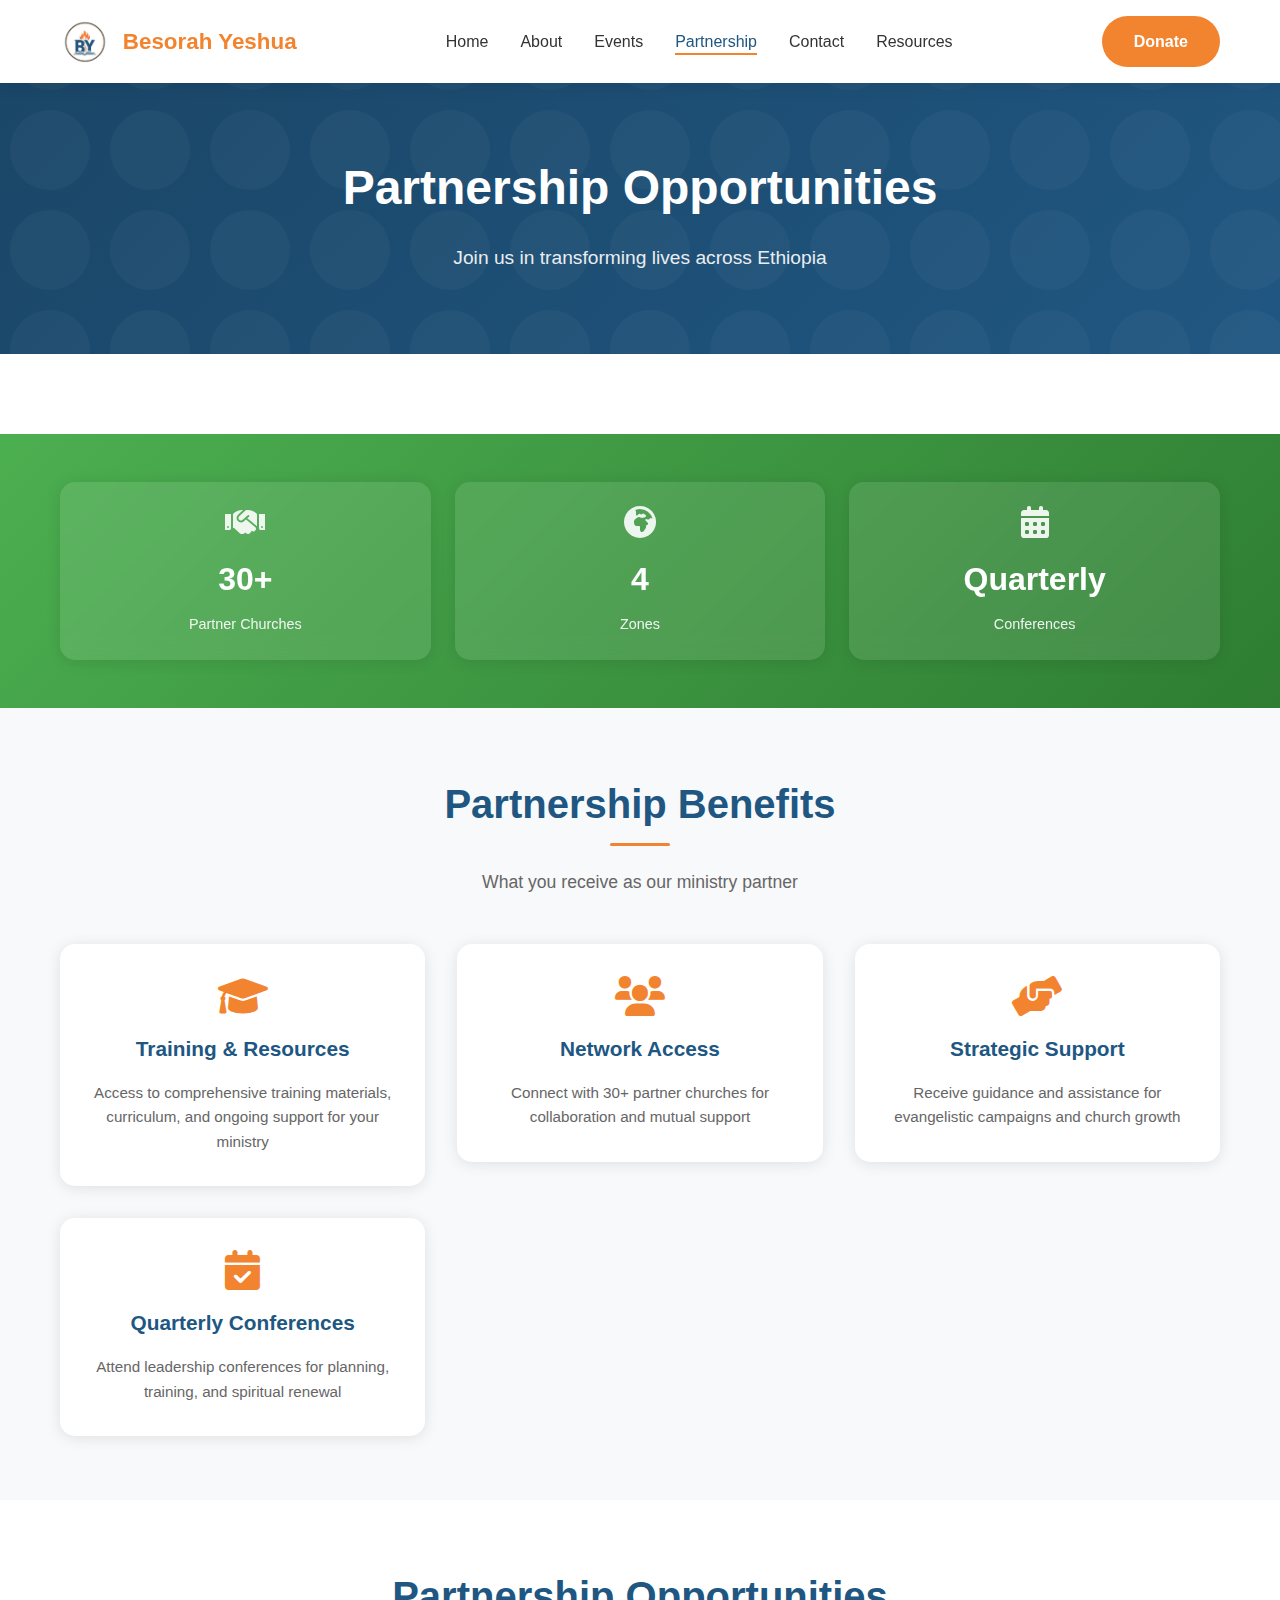
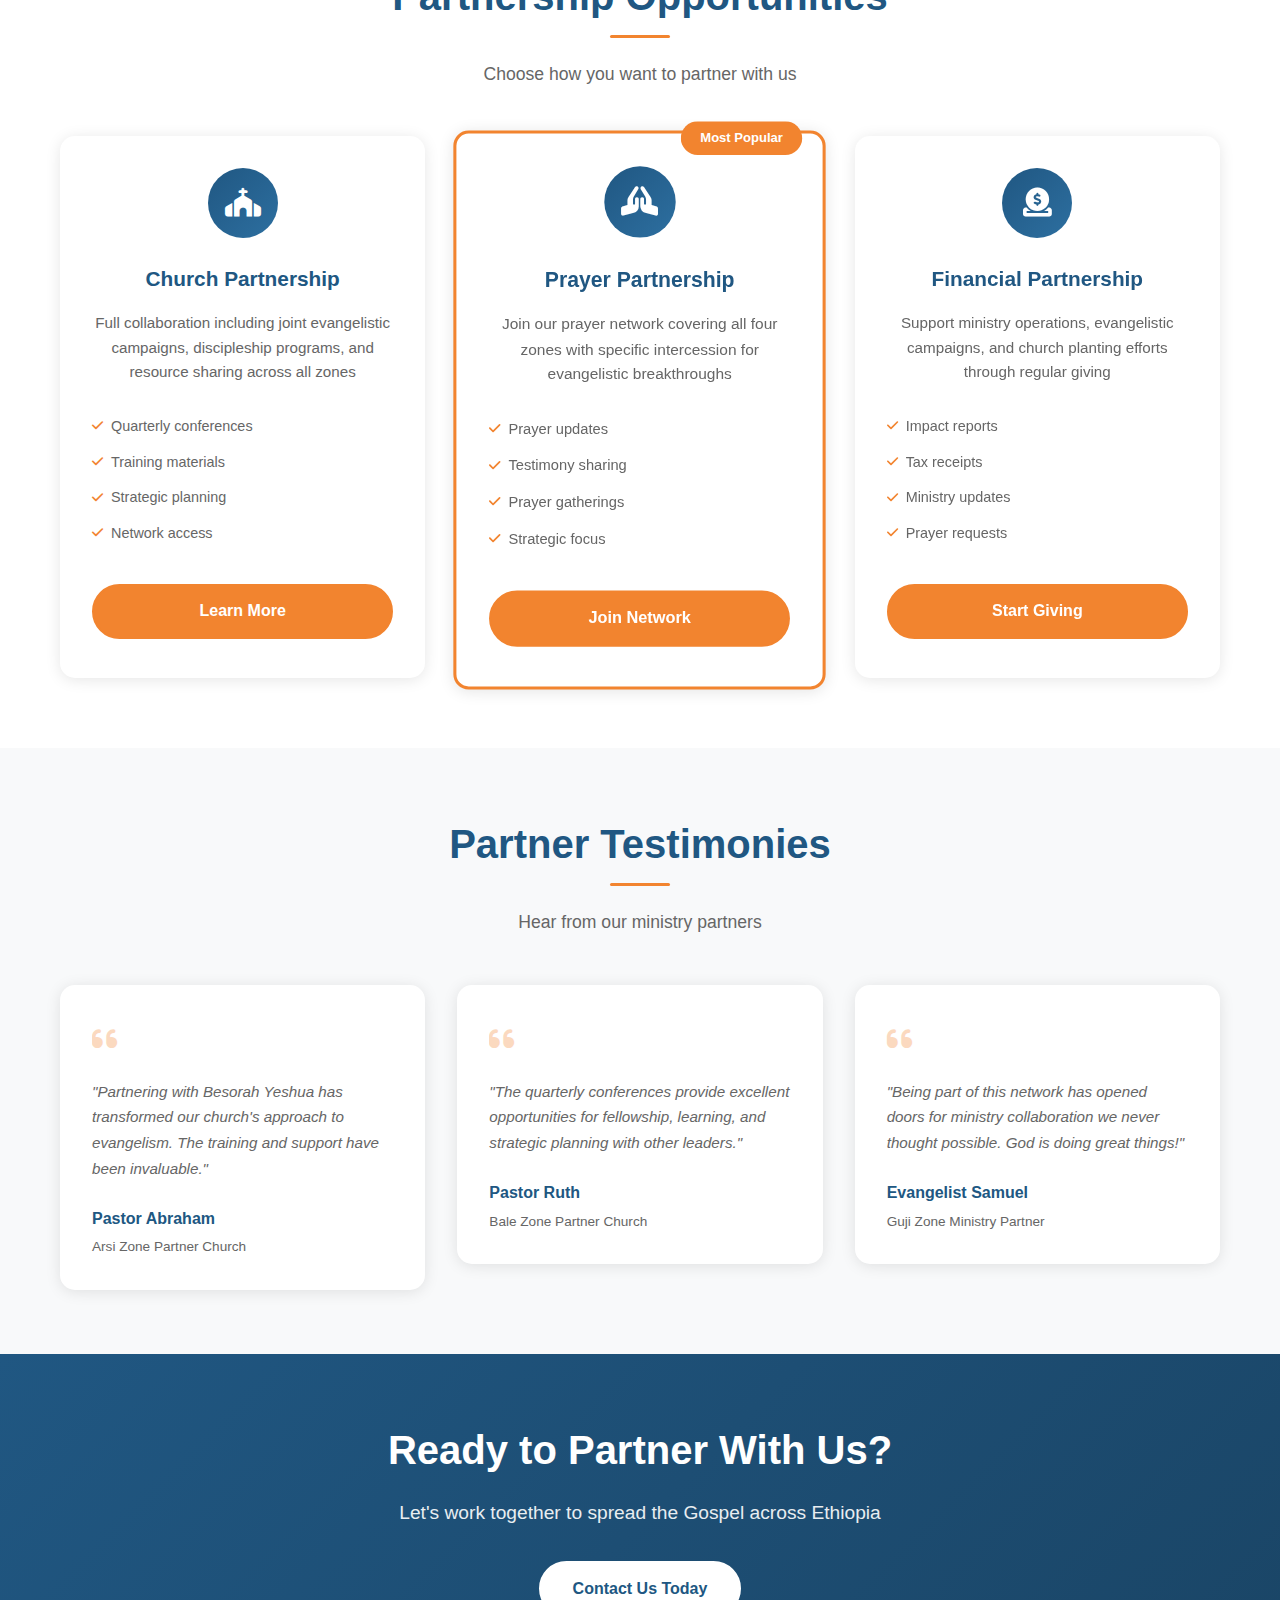
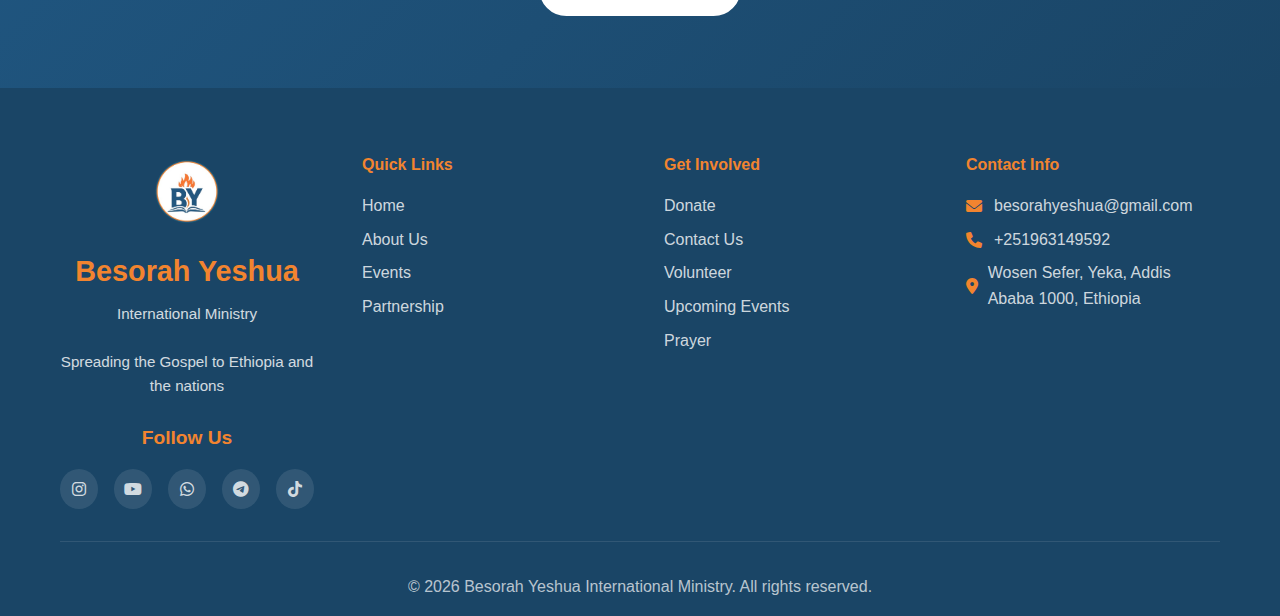
<file: partnership.html>
<!DOCTYPE html>
<html lang="en">
<head>
    <meta charset="UTF-8">
    <meta name="viewport" content="width=device-width, initial-scale=1.0">
    <meta name="description" content="Partner with Besorah Yeshua International Ministry to spread the Gospel across Ethiopia.">
    <title>Partnership - Besorah Yeshua International Ministry</title>
    <link rel="stylesheet" href="styles/style.css">
    <link href="https://cdnjs.cloudflare.com/ajax/libs/font-awesome/6.0.0/css/all.min.css" rel="stylesheet">
    
    <link rel="icon" type="image/x-icon" href="images/favicon.ico">
    <link rel="apple-touch-icon" sizes="180x180" href="images/apple-touch-icon.png">
    <link rel="icon" type="image/png" sizes="32x32" href="images/favicon-32x32.png">
    <link rel="icon" type="image/png" sizes="16x16" href="images/favicon-16x16.png">
</head>
<body>
    <!-- Header -->
    <header>
        <nav class="navbar">
            <div class="nav-container">
<div class="nav-logo">
    <a href="index.html">
        <img src="images/logo.png" alt="Besorah Yeshua International Ministry" class="logo">
        <span class="logo-text">Besorah Yeshua</span>
    </a>
</div>                
                <ul class="nav-menu">
                    <li class="nav-item">
                        <a href="index.html" class="nav-link">Home</a>
                    </li>
                    <li class="nav-item">
                        <a href="about.html" class="nav-link">About</a>
                    </li>
                    <li class="nav-item">
                        <a href="events.html" class="nav-link">Events</a>
                    </li>
                    <li class="nav-item">
                        <a href="partnership.html" class="nav-link active">Partnership</a>
                    </li>
                    <li class="nav-item">
                        <a href="contact.html" class="nav-link">Contact</a>
                    </li>
                                    
                    <li class="nav-item">
                        <a href="resources.html" class="nav-link active">Resources</a>
                    </li>
                    
                </ul>
                <a href="donate.html" class="btn btn-donate">Donate</a>
                <div class="hamburger">
                    <span class="bar"></span>
                    <span class="bar"></span>
                    <span class="bar"></span>
                </div>
            </div>
        </nav>
    </header>

    <!-- Page Header -->
    <section class="page-header">
        <div class="container">
            <h1>Partnership Opportunities</h1>
            <p>Join us in transforming lives across Ethiopia</p>
        </div>
    </section>

    <!-- Partnership Stats -->
    <section class="partnership-stats">
        <div class="container">
            <div class="stats-grid-compact">
                <div class="stat-compact">
                    <i class="fas fa-handshake"></i>
                    <span class="number">30+</span>
                    <span class="label">Partner Churches</span>
                </div>
                <div class="stat-compact">
                    <i class="fas fa-globe-africa"></i>
                    <span class="number">4</span>
                    <span class="label">Zones</span>
                </div>
                <div class="stat-compact">
                    <i class="fas fa-calendar-alt"></i>
                    <span class="number">Quarterly</span>
                    <span class="label">Conferences</span>
                </div>
            </div>
        </div>
    </section>

    <!-- Partnership Benefits -->
    <section class="partnership-benefits">
        <div class="container">
            <div class="section-header">
                <h2>Partnership Benefits</h2>
                <p>What you receive as our ministry partner</p>
            </div>
            <div class="benefits-grid">
                <div class="benefit-card">
                    <i class="fas fa-graduation-cap"></i>
                    <h3>Training & Resources</h3>
                    <p>Access to comprehensive training materials, curriculum, and ongoing support for your ministry</p>
                </div>
                <div class="benefit-card">
                    <i class="fas fa-users"></i>
                    <h3>Network Access</h3>
                    <p>Connect with 30+ partner churches for collaboration and mutual support</p>
                </div>
                <div class="benefit-card">
                    <i class="fas fa-hands-helping"></i>
                    <h3>Strategic Support</h3>
                    <p>Receive guidance and assistance for evangelistic campaigns and church growth</p>
                </div>
                <div class="benefit-card">
                    <i class="fas fa-calendar-check"></i>
                    <h3>Quarterly Conferences</h3>
                    <p>Attend leadership conferences for planning, training, and spiritual renewal</p>
                </div>
            </div>
        </div>
    </section>

    <!-- Partnership Types -->
    <section class="partnership-types">
        <div class="container">
            <div class="section-header">
                <h2>Partnership Opportunities</h2>
                <p>Choose how you want to partner with us</p>
            </div>
            <div class="partnership-grid">
                <div class="partnership-card">
                    <div class="partnership-icon">
                        <i class="fas fa-church"></i>
                    </div>
                    <h3>Church Partnership</h3>
                    <p>Full collaboration including joint evangelistic campaigns, discipleship programs, and resource sharing across all zones</p>
                    <ul class="partnership-features">
                        <li><i class="fas fa-check"></i> Quarterly conferences</li>
                        <li><i class="fas fa-check"></i> Training materials</li>
                        <li><i class="fas fa-check"></i> Strategic planning</li>
                        <li><i class="fas fa-check"></i> Network access</li>
                    </ul>
                    <a href="contact.html?type=church-partnership" class="btn btn-primary">Learn More</a>
                </div>

                <div class="partnership-card featured">
                    <div class="featured-badge">Most Popular</div>
                    <div class="partnership-icon">
                        <i class="fas fa-hands-praying"></i>
                    </div>
                    <h3>Prayer Partnership</h3>
                    <p>Join our prayer network covering all four zones with specific intercession for evangelistic breakthroughs</p>
                    <ul class="partnership-features">
                        <li><i class="fas fa-check"></i> Prayer updates</li>
                        <li><i class="fas fa-check"></i> Testimony sharing</li>
                        <li><i class="fas fa-check"></i> Prayer gatherings</li>
                        <li><i class="fas fa-check"></i> Strategic focus</li>
                    </ul>
                    <a href="contact.html?type=prayer-partnership" class="btn btn-primary">Join Network</a>
                </div>

                <div class="partnership-card">
                    <div class="partnership-icon">
                        <i class="fas fa-donate"></i>
                    </div>
                    <h3>Financial Partnership</h3>
                    <p>Support ministry operations, evangelistic campaigns, and church planting efforts through regular giving</p>
                    <ul class="partnership-features">
                        <li><i class="fas fa-check"></i> Impact reports</li>
                        <li><i class="fas fa-check"></i> Tax receipts</li>
                        <li><i class="fas fa-check"></i> Ministry updates</li>
                        <li><i class="fas fa-check"></i> Prayer requests</li>
                    </ul>
                    <a href="donate.html" class="btn btn-primary">Start Giving</a>
                </div>
            </div>
        </div>
    </section>

    <!-- Testimonials -->
    <section class="testimonials">
        <div class="container">
            <div class="section-header">
                <h2>Partner Testimonies</h2>
                <p>Hear from our ministry partners</p>
            </div>
            <div class="testimonials-grid">
                <div class="testimonial-card">
                    <div class="testimonial-icon">
                        <i class="fas fa-quote-left"></i>
                    </div>
                    <p>"Partnering with Besorah Yeshua has transformed our church's approach to evangelism. The training and support have been invaluable."</p>
                    <div class="testimonial-author">
                        <strong>Pastor Abraham</strong>
                        <span>Arsi Zone Partner Church</span>
                    </div>
                </div>
                <div class="testimonial-card">
                    <div class="testimonial-icon">
                        <i class="fas fa-quote-left"></i>
                    </div>
                    <p>"The quarterly conferences provide excellent opportunities for fellowship, learning, and strategic planning with other leaders."</p>
                    <div class="testimonial-author">
                        <strong>Pastor Ruth</strong>
                        <span>Bale Zone Partner Church</span>
                    </div>
                </div>
                <div class="testimonial-card">
                    <div class="testimonial-icon">
                        <i class="fas fa-quote-left"></i>
                    </div>
                    <p>"Being part of this network has opened doors for ministry collaboration we never thought possible. God is doing great things!"</p>
                    <div class="testimonial-author">
                        <strong>Evangelist Samuel</strong>
                        <span>Guji Zone Ministry Partner</span>
                    </div>
                </div>
            </div>
        </div>
    </section>

    <!-- CTA Section -->
    <section class="cta-section cta-full">
        <div class="container">
            <h2>Ready to Partner With Us?</h2>
            <p>Let's work together to spread the Gospel across Ethiopia</p>
            <a href="contact.html" class="btn btn-light">Contact Us Today</a>
        </div>
    </section>

    <!-- Footer -->
    <footer>
        <div class="container">
            <div class="footer-content">
<div class="footer-section">
    <img src="images/logo.png" alt="Besorah Yeshua International Ministry" class="footer-logo">
    <span class="footer-site-name">Besorah Yeshua</span>
    <p class="footer-tagline">International Ministry</p>
    <p class="footer-tagline">Spreading the Gospel to Ethiopia and the nations</p>
    <span class="follow-us">Follow Us</span>
    <div class="social-links">
        <a href="https://www.instagram.com/byministry_et" aria-label="Instagram" target="_blank" rel="noopener noreferrer">
            <i class="fab fa-instagram"></i>
        </a>
        <a href="https://youtube.com/@byministry_et" aria-label="YouTube" target="_blank" rel="noopener noreferrer">
            <i class="fab fa-youtube"></i>
        </a>
        <a href="https://chat.whatsapp.com/CzuJYpQ0SoM7IjGLnKSGlP" aria-label="WhatsApp Group" target="_blank" rel="noopener noreferrer">
            <i class="fab fa-whatsapp"></i>
        </a>
        <a href="https://t.me/byministry" aria-label="Telegram" target="_blank" rel="noopener noreferrer">
            <i class="fab fa-telegram"></i>
        </a>
        <a href="https://tiktok.com/@besorah.yeshua" aria-label="TikTok" target="_blank" rel="noopener noreferrer">
            <i class="fab fa-tiktok"></i>
        </a>
    </div>
</div>
                <div class="footer-section">
                    <h4>Quick Links</h4>
                    <ul>
                        <li><a href="index.html">Home</a></li>
                        <li><a href="about.html">About Us</a></li>
                        <li><a href="events.html">Events</a></li>
                        <li><a href="partnership.html">Partnership</a></li>
                    </ul>
                </div>
                <div class="footer-section">
                    <h4>Get Involved</h4>
                    <ul>
                        <li><a href="donate.html">Donate</a></li>
                        <li><a href="contact.html">Contact Us</a></li>
                        <li><a href="partnership.html">Volunteer</a></li>
                        <li><a href="events.html">Upcoming Events</a></li>
                                                <li><a href="prayer.html">Prayer</a></li>

                    </ul>
                </div>
                <div class="footer-section">
                    <h4>Contact Info</h4>
                    <ul class="contact-info">
                        <li><i class="fas fa-envelope"></i> besorahyeshua@gmail.com</li>
                        <li><i class="fas fa-phone"></i> +251963149592</li>
                        <li><i class="fas fa-map-marker-alt"></i> Wosen Sefer, Yeka, Addis Ababa 1000, Ethiopia</li>
                    </ul>
                </div>                
            </div>
            <div class="footer-bottom">
               <p>© 2024 Besorah Yeshua International Ministry. All rights reserved.</p>
            </div>
        </div>
    </footer>

    <script src="scripts/main.js"></script>
</body>
</html>
</file>
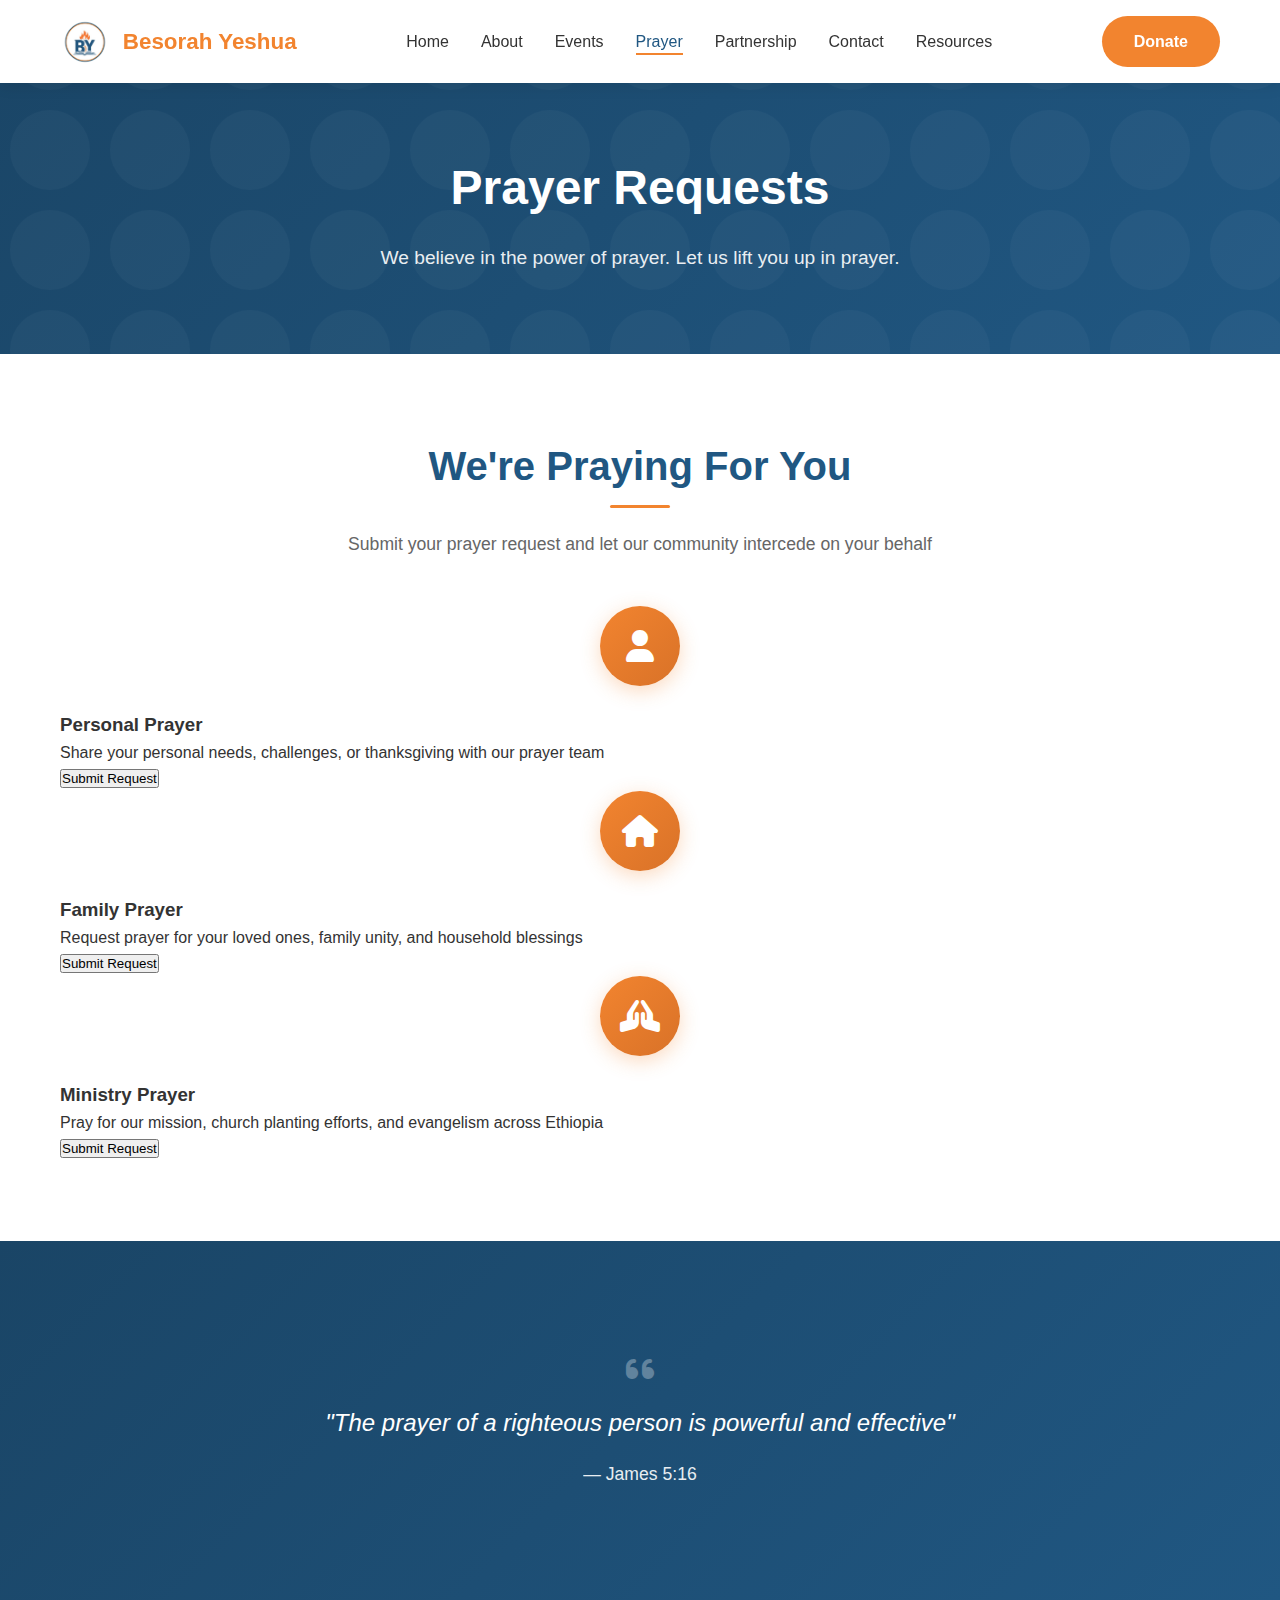
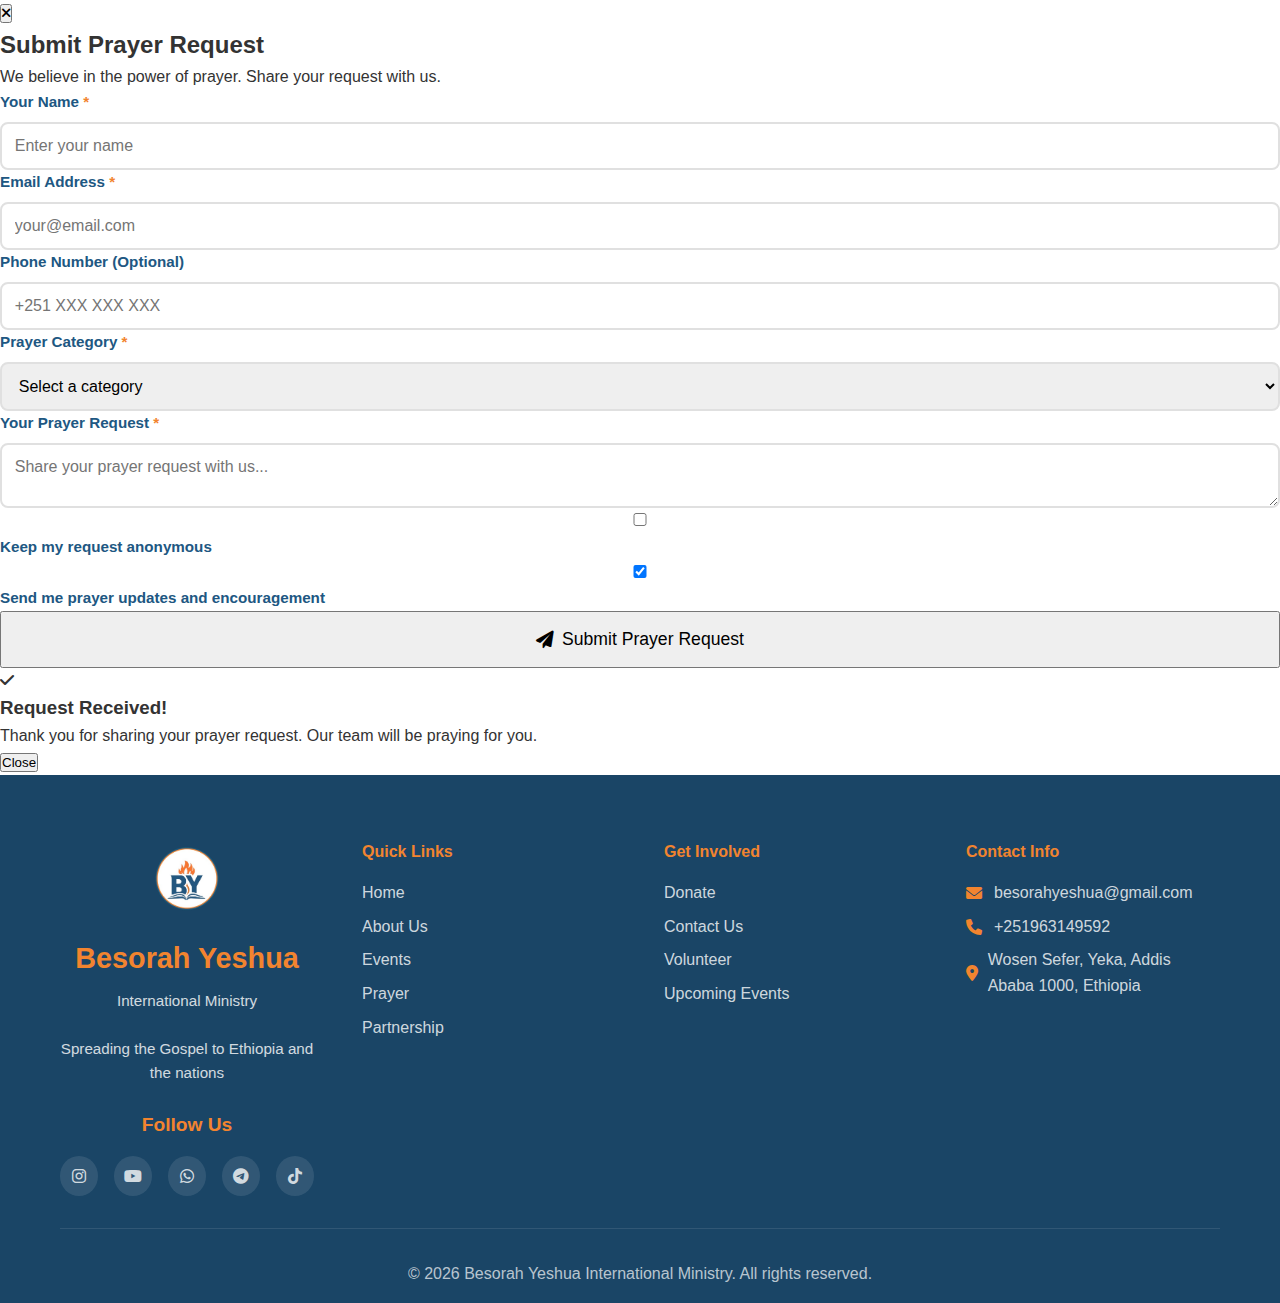
<file: prayer.html>
<!DOCTYPE html>
<html lang="en">
<head>
    <meta charset="UTF-8">
    <meta name="viewport" content="width=device-width, initial-scale=1.0">
    <meta name="description" content="Submit your prayer request to Besorah Yeshua International Ministry. Our community is here to pray with you.">
    <title>Prayer Requests - Besorah Yeshua International Ministry</title>
    <link rel="stylesheet" href="styles/style.css">
    <link href="https://cdnjs.cloudflare.com/ajax/libs/font-awesome/6.0.0/css/all.min.css" rel="stylesheet">
    
    <link rel="icon" type="image/x-icon" href="images/favicon.ico">
    <link rel="apple-touch-icon" sizes="180x180" href="images/apple-touch-icon.png">
    <link rel="icon" type="image/png" sizes="32x32" href="images/favicon-32x32.png">
    <link rel="icon" type="image/png" sizes="16x16" href="images/favicon-16x16.png">
</head>
<body>
    <!-- Header -->
    <header>
        <nav class="navbar">
            <div class="nav-container">
                <div class="nav-logo">
                    <a href="index.html">
                        <img src="images/logo.png" alt="Besorah Yeshua International Ministry" class="logo">
                        <span class="logo-text">Besorah Yeshua</span>
                    </a>
                </div>                
                <ul class="nav-menu">
                    <li class="nav-item">
                        <a href="index.html" class="nav-link">Home</a>
                    </li>
                    <li class="nav-item">
                        <a href="about.html" class="nav-link">About</a>
                    </li>
                    <li class="nav-item">
                        <a href="events.html" class="nav-link">Events</a>
                    </li>
                   
                    <li class="nav-item">
                        <a href="prayer.html" class="nav-link active">Prayer</a>
                    </li>
                    
                    <li class="nav-item">
                        <a href="partnership.html" class="nav-link">Partnership</a>
                    </li>
                    <li class="nav-item">
                        <a href="contact.html" class="nav-link">Contact</a>
                    </li>
                                        
                    <li class="nav-item">
                        <a href="resources.html" class="nav-link active">Resources</a>
                    </li>
                    
                </ul>
                <a href="donate.html" class="btn btn-donate">Donate</a>
                <div class="hamburger" aria-label="Toggle navigation" aria-expanded="false">
                    <span class="bar"></span>
                    <span class="bar"></span>
                    <span class="bar"></span>
                </div>
            </div>
        </nav>
    </header>

    <!-- Page Header -->
    <section class="page-header">
        <div class="container">
            <h1>Prayer Requests</h1>
            <p>We believe in the power of prayer. Let us lift you up in prayer.</p>
        </div>
    </section>

    <!-- Prayer Request Section -->
    <section class="prayer-section">
        <div class="container">
            <div class="section-header">
                <h2>We're Praying For You</h2>
                <p>Submit your prayer request and let our community intercede on your behalf</p>
            </div>

            <div class="prayer-grid">
                <div class="prayer-card" onclick="openModal('personal')">
                    <div class="card-icon">
                        <i class="fas fa-user"></i>
                    </div>
                    <h3>Personal Prayer</h3>
                    <p>Share your personal needs, challenges, or thanksgiving with our prayer team</p>
                    <button class="btn-request">Submit Request</button>
                </div>

                <div class="prayer-card" onclick="openModal('family')">
                    <div class="card-icon">
                        <i class="fas fa-home"></i>
                    </div>
                    <h3>Family Prayer</h3>
                    <p>Request prayer for your loved ones, family unity, and household blessings</p>
                    <button class="btn-request">Submit Request</button>
                </div>

                <div class="prayer-card" onclick="openModal('ministry')">
                    <div class="card-icon">
                        <i class="fas fa-hands-praying"></i>
                    </div>
                    <h3>Ministry Prayer</h3>
                    <p>Pray for our mission, church planting efforts, and evangelism across Ethiopia</p>
                    <button class="btn-request">Submit Request</button>
                </div>
            </div>
        </div>
    </section>

    <!-- Scripture Section -->
    <section class="scripture">
        <div class="container">
            <blockquote>
                <i class="fas fa-quote-left"></i>
                <p>"The prayer of a righteous person is powerful and effective"</p>
                <cite>— James 5:16</cite>
            </blockquote>
        </div>
    </section>

    <!-- Prayer Modal -->
    <div id="prayerModal" class="modal">
        <div class="modal-content">
            <button class="close-btn" onclick="closeModal()">
                <i class="fas fa-times"></i>
            </button>

            <div id="formContainer">
                <div class="modal-header">
                    <h2>Submit Prayer Request</h2>
                    <p>We believe in the power of prayer. Share your request with us.</p>
                </div>

                <form id="prayerForm" name="prayer-request" method="POST" data-netlify="true" netlify-honeypot="bot-field">
                    <!-- Netlify form requirements -->
                    <input type="hidden" name="form-name" value="prayer-request">
                    <p class="hidden-field">
                        <label>Don't fill this out if you're human: <input name="bot-field" /></label>
                    </p>
                    
                    <input type="hidden" id="prayerType" name="prayerType">

                    <div class="form-group">
                        <label for="name">Your Name <span class="required">*</span></label>
                        <input type="text" id="name" name="name" required placeholder="Enter your name">
                    </div>

                    <div class="form-group">
                        <label for="email">Email Address <span class="required">*</span></label>
                        <input type="email" id="email" name="email" required placeholder="your@email.com">
                    </div>

                    <div class="form-group">
                        <label for="phone">Phone Number (Optional)</label>
                        <input type="tel" id="phone" name="phone" placeholder="+251 XXX XXX XXX">
                    </div>

                    <div class="form-group">
                        <label for="category">Prayer Category <span class="required">*</span></label>
                        <select id="category" name="category" required>
                            <option value="">Select a category</option>
                            <option value="healing">Healing</option>
                            <option value="financial">Financial Need</option>
                            <option value="relationship">Relationship</option>
                            <option value="salvation">Salvation</option>
                            <option value="guidance">Guidance</option>
                            <option value="thanksgiving">Thanksgiving</option>
                            <option value="other">Other</option>
                        </select>
                    </div>

                    <div class="form-group">
                        <label for="request">Your Prayer Request <span class="required">*</span></label>
                        <textarea id="request" name="request" required placeholder="Share your prayer request with us..."></textarea>
                    </div>

                    <div class="form-group">
                        <div class="checkbox-group">
                            <input type="checkbox" id="anonymous" name="anonymous" value="yes">
                            <label for="anonymous">Keep my request anonymous</label>
                        </div>
                    </div>

                    <div class="form-group">
                        <div class="checkbox-group">
                            <input type="checkbox" id="updates" name="updates" value="yes" checked>
                            <label for="updates">Send me prayer updates and encouragement</label>
                        </div>
                    </div>

                    <button type="submit" class="btn-submit">
                        <i class="fas fa-paper-plane"></i> Submit Prayer Request
                    </button>
                </form>
            </div>

            <div id="successMessage" class="success-message">
                <div class="success-icon">
                    <i class="fas fa-check"></i>
                </div>
                <h3>Request Received!</h3>
                <p>Thank you for sharing your prayer request. Our team will be praying for you.</p>
                <button class="btn-request" onclick="closeModal()">Close</button>
            </div>
        </div>
    </div>

    <!-- Footer -->
    <footer>
        <div class="container">
            <div class="footer-content">
                <div class="footer-section">
                    <img src="images/logo.png" alt="Besorah Yeshua International Ministry" class="footer-logo">
                    <span class="footer-site-name">Besorah Yeshua</span>
                    <p class="footer-tagline">International Ministry</p>
                    <p class="footer-tagline">Spreading the Gospel to Ethiopia and the nations</p>
                    <span class="follow-us">Follow Us</span>
                    <div class="social-links">
                        <a href="https://www.instagram.com/byministry_et" aria-label="Instagram" target="_blank" rel="noopener noreferrer">
                            <i class="fab fa-instagram"></i>
                        </a>
                        <a href="https://youtube.com/@byministry_et" aria-label="YouTube" target="_blank" rel="noopener noreferrer">
                            <i class="fab fa-youtube"></i>
                        </a>
                        <a href="https://chat.whatsapp.com/CzuJYpQ0SoM7IjGLnKSGlP" aria-label="WhatsApp Group" target="_blank" rel="noopener noreferrer">
                            <i class="fab fa-whatsapp"></i>
                        </a>
                        <a href="https://t.me/byministry" aria-label="Telegram" target="_blank" rel="noopener noreferrer">
                            <i class="fab fa-telegram"></i>
                        </a>
                        <a href="https://tiktok.com/@besorah.yeshua" aria-label="TikTok" target="_blank" rel="noopener noreferrer">
                            <i class="fab fa-tiktok"></i>
                        </a>
                    </div>
                </div>
                <div class="footer-section">
                    <h4>Quick Links</h4>
                    <ul>
                        <li><a href="index.html">Home</a></li>
                        <li><a href="about.html">About Us</a></li>
                        <li><a href="events.html">Events</a></li>
                        <li><a href="prayer.html">Prayer</a></li>
                        <li><a href="partnership.html">Partnership</a></li>
                    </ul>
                </div>
                <div class="footer-section">
                    <h4>Get Involved</h4>
                    <ul>
                        <li><a href="donate.html">Donate</a></li>
                        <li><a href="contact.html">Contact Us</a></li>
                        <li><a href="partnership.html">Volunteer</a></li>
                        <li><a href="events.html">Upcoming Events</a></li>
                    </ul>
                </div>
                <div class="footer-section">
                    <h4>Contact Info</h4>
                    <ul class="contact-info">
                        <li><i class="fas fa-envelope"></i> besorahyeshua@gmail.com</li>
                        <li><i class="fas fa-phone"></i> +251963149592</li>
                        <li><i class="fas fa-map-marker-alt"></i> Wosen Sefer, Yeka, Addis Ababa 1000, Ethiopia</li>
                    </ul>
                </div>                
            </div>
            <div class="footer-bottom">
                <p>© 2024 Besorah Yeshua International Ministry. All rights reserved.</p>
            </div>
        </div>
    </footer>

    <script src="scripts/main.js"></script>
    <script src="scripts/prayer.js"></script>
</body>
</html>
</file>
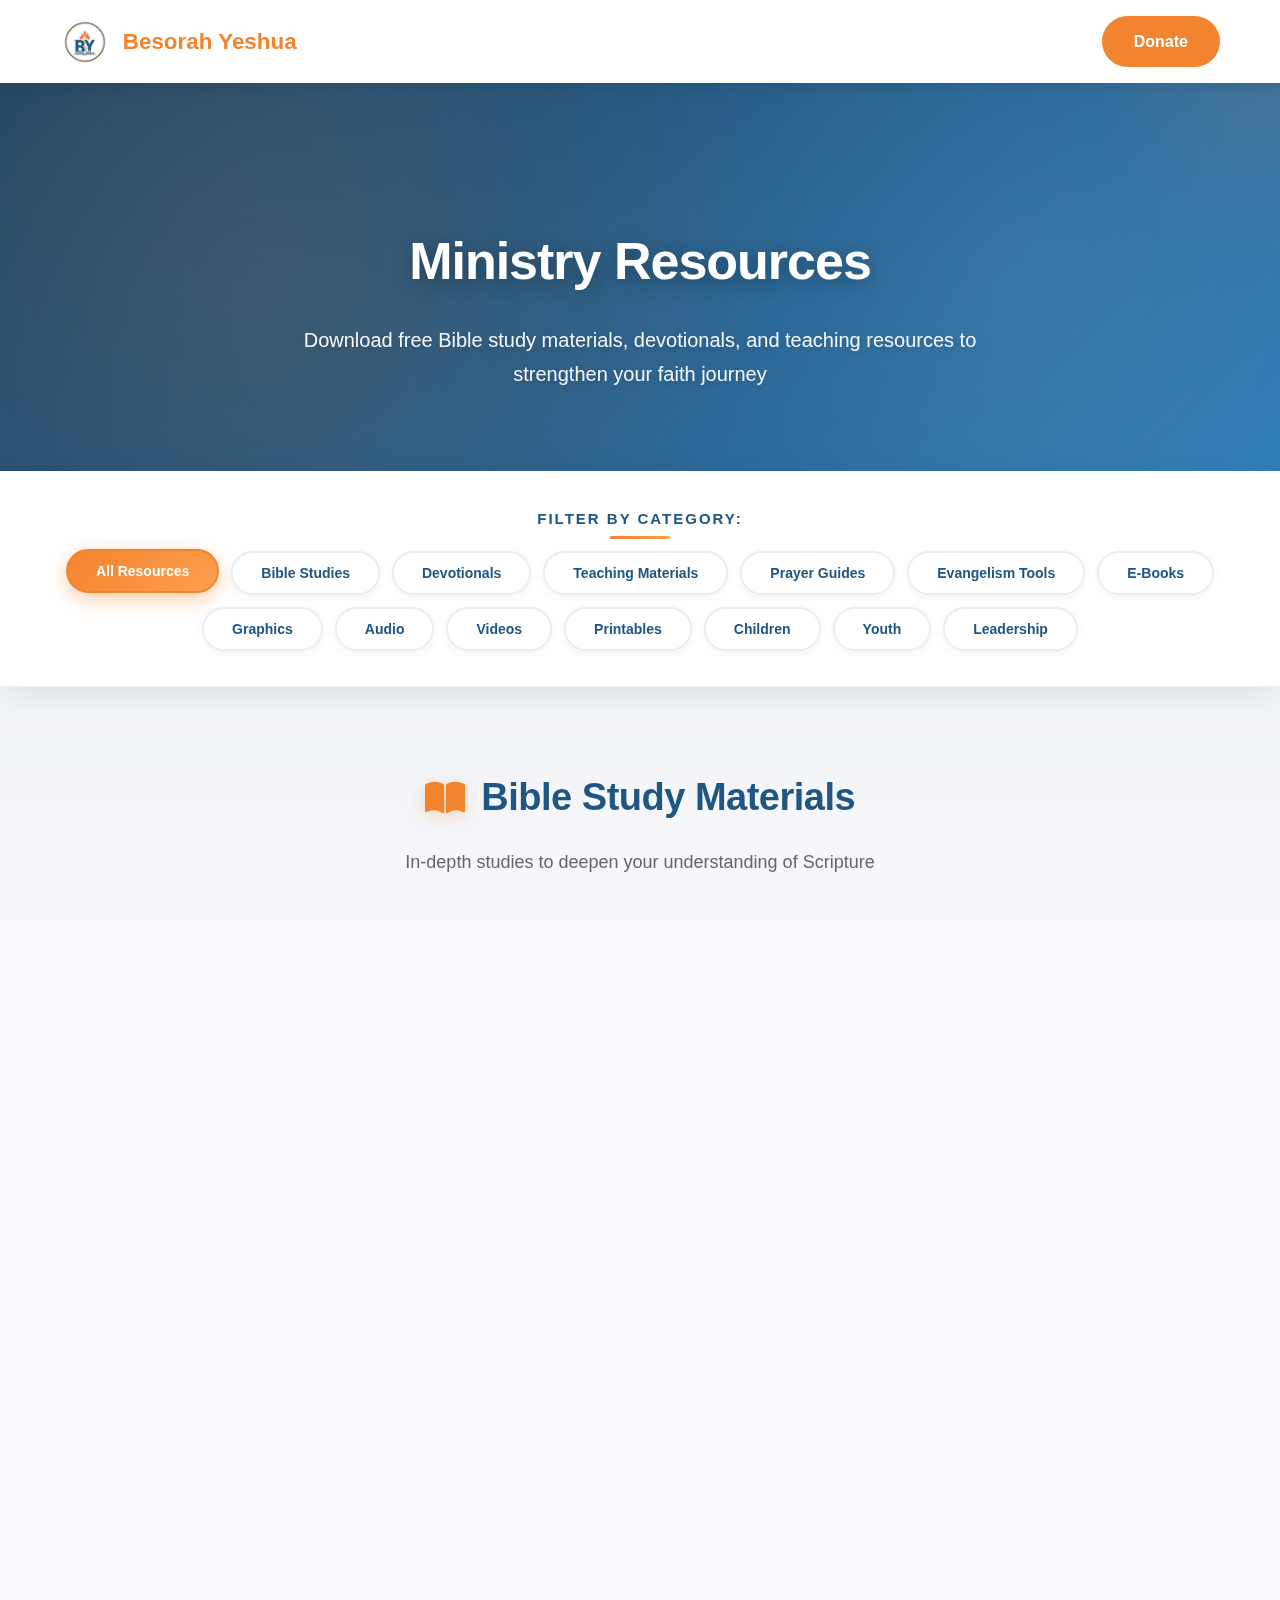
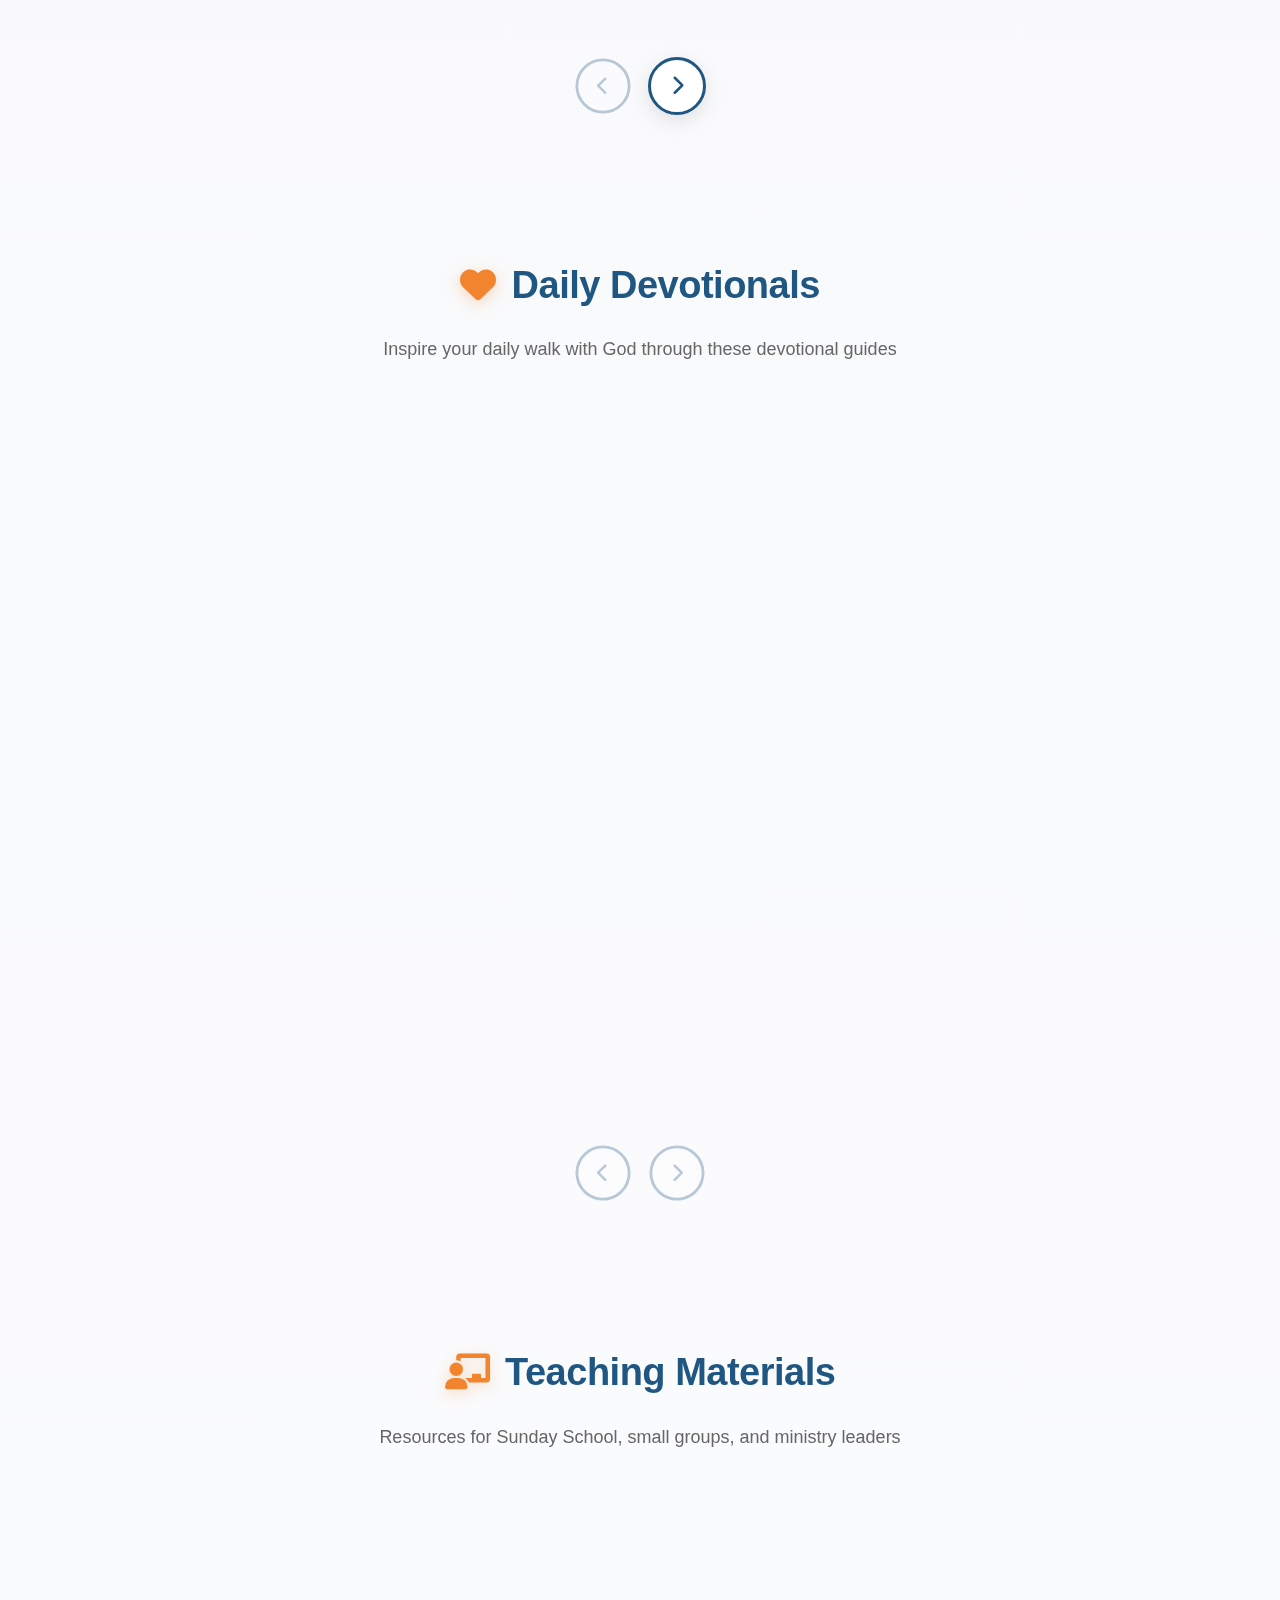
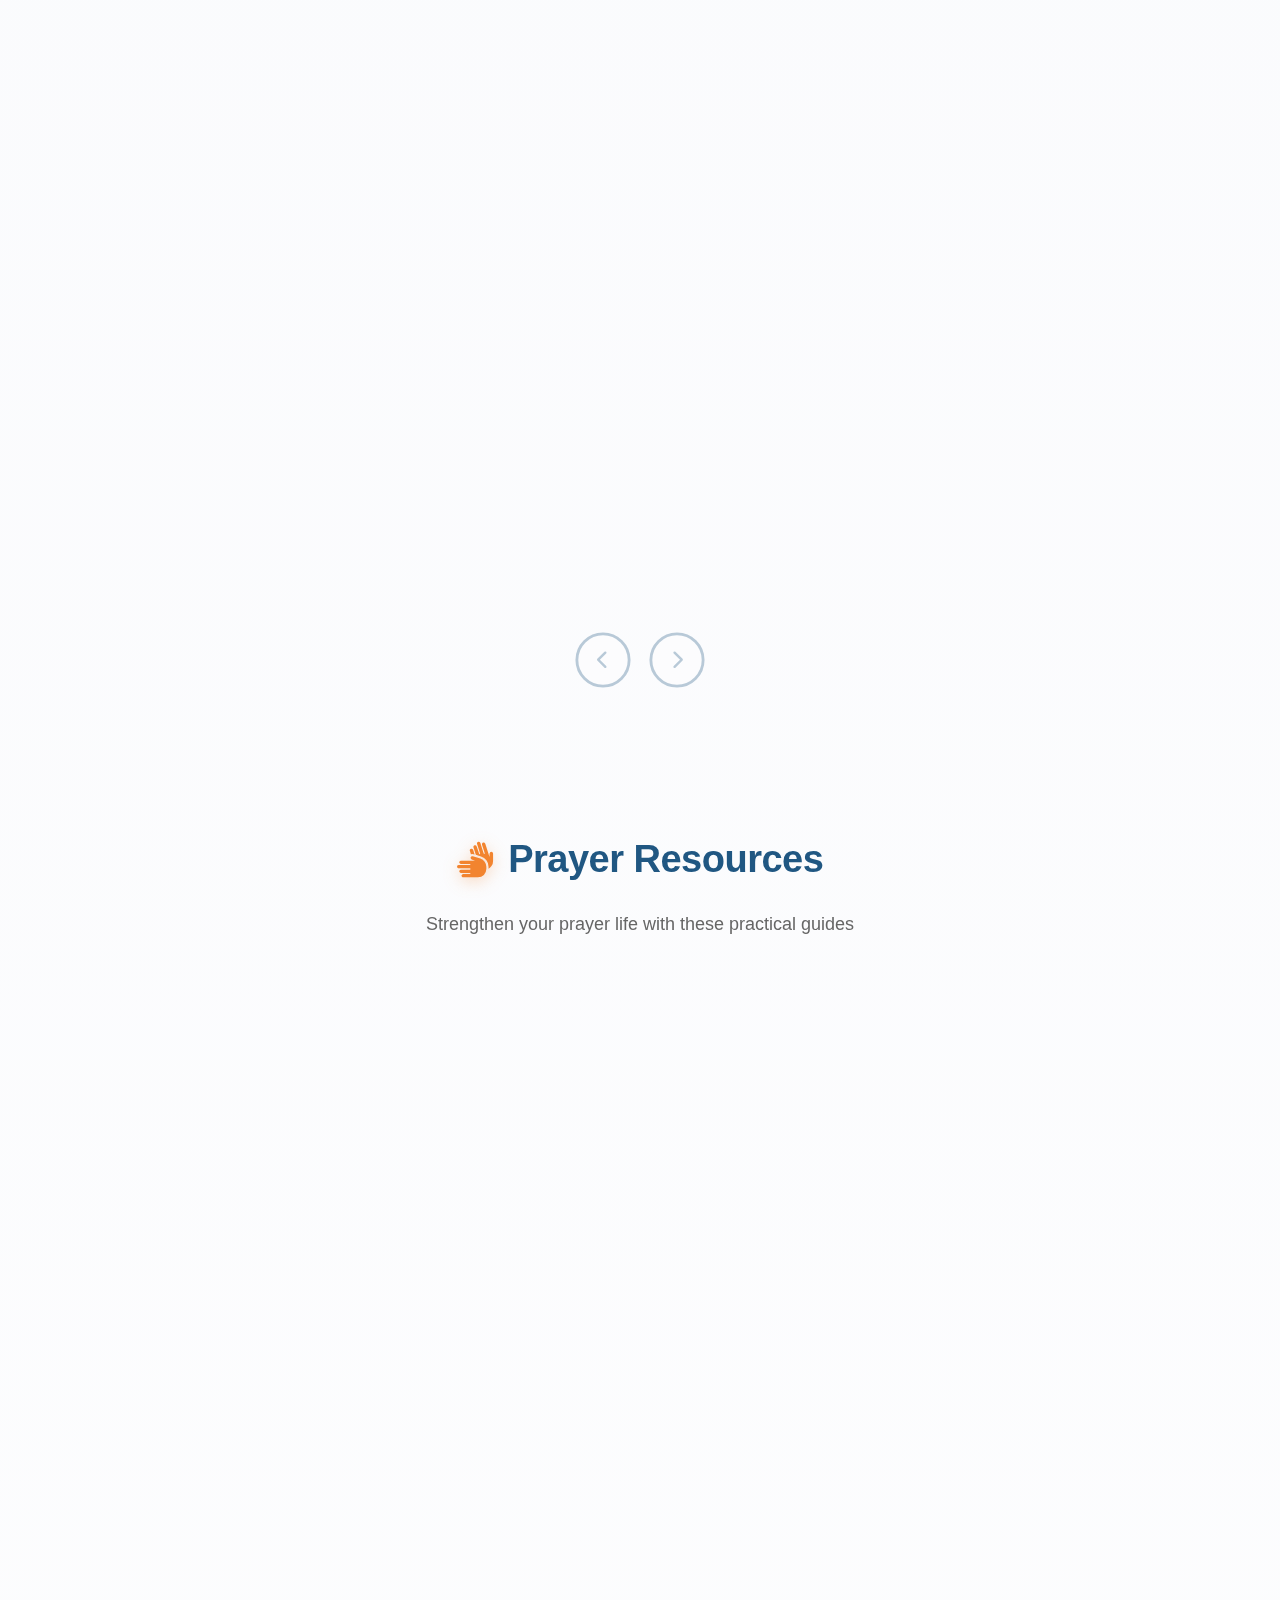
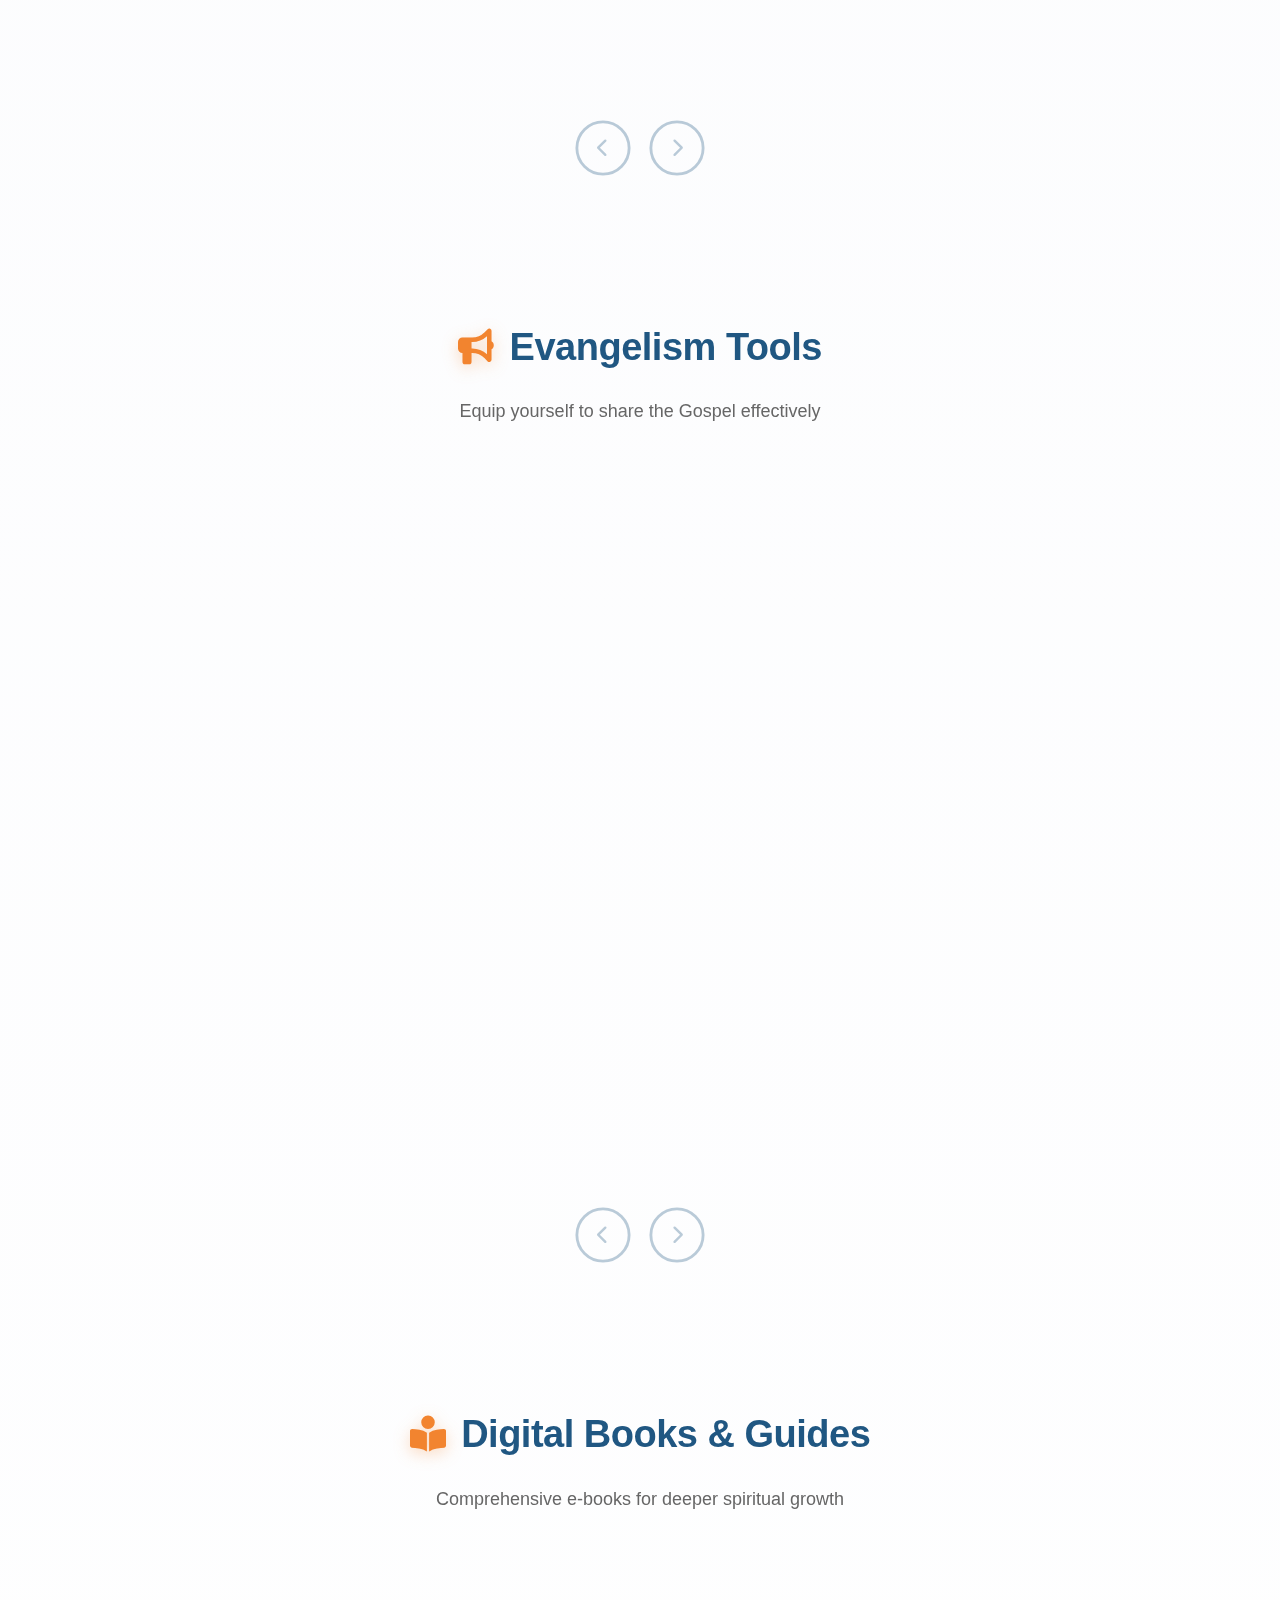
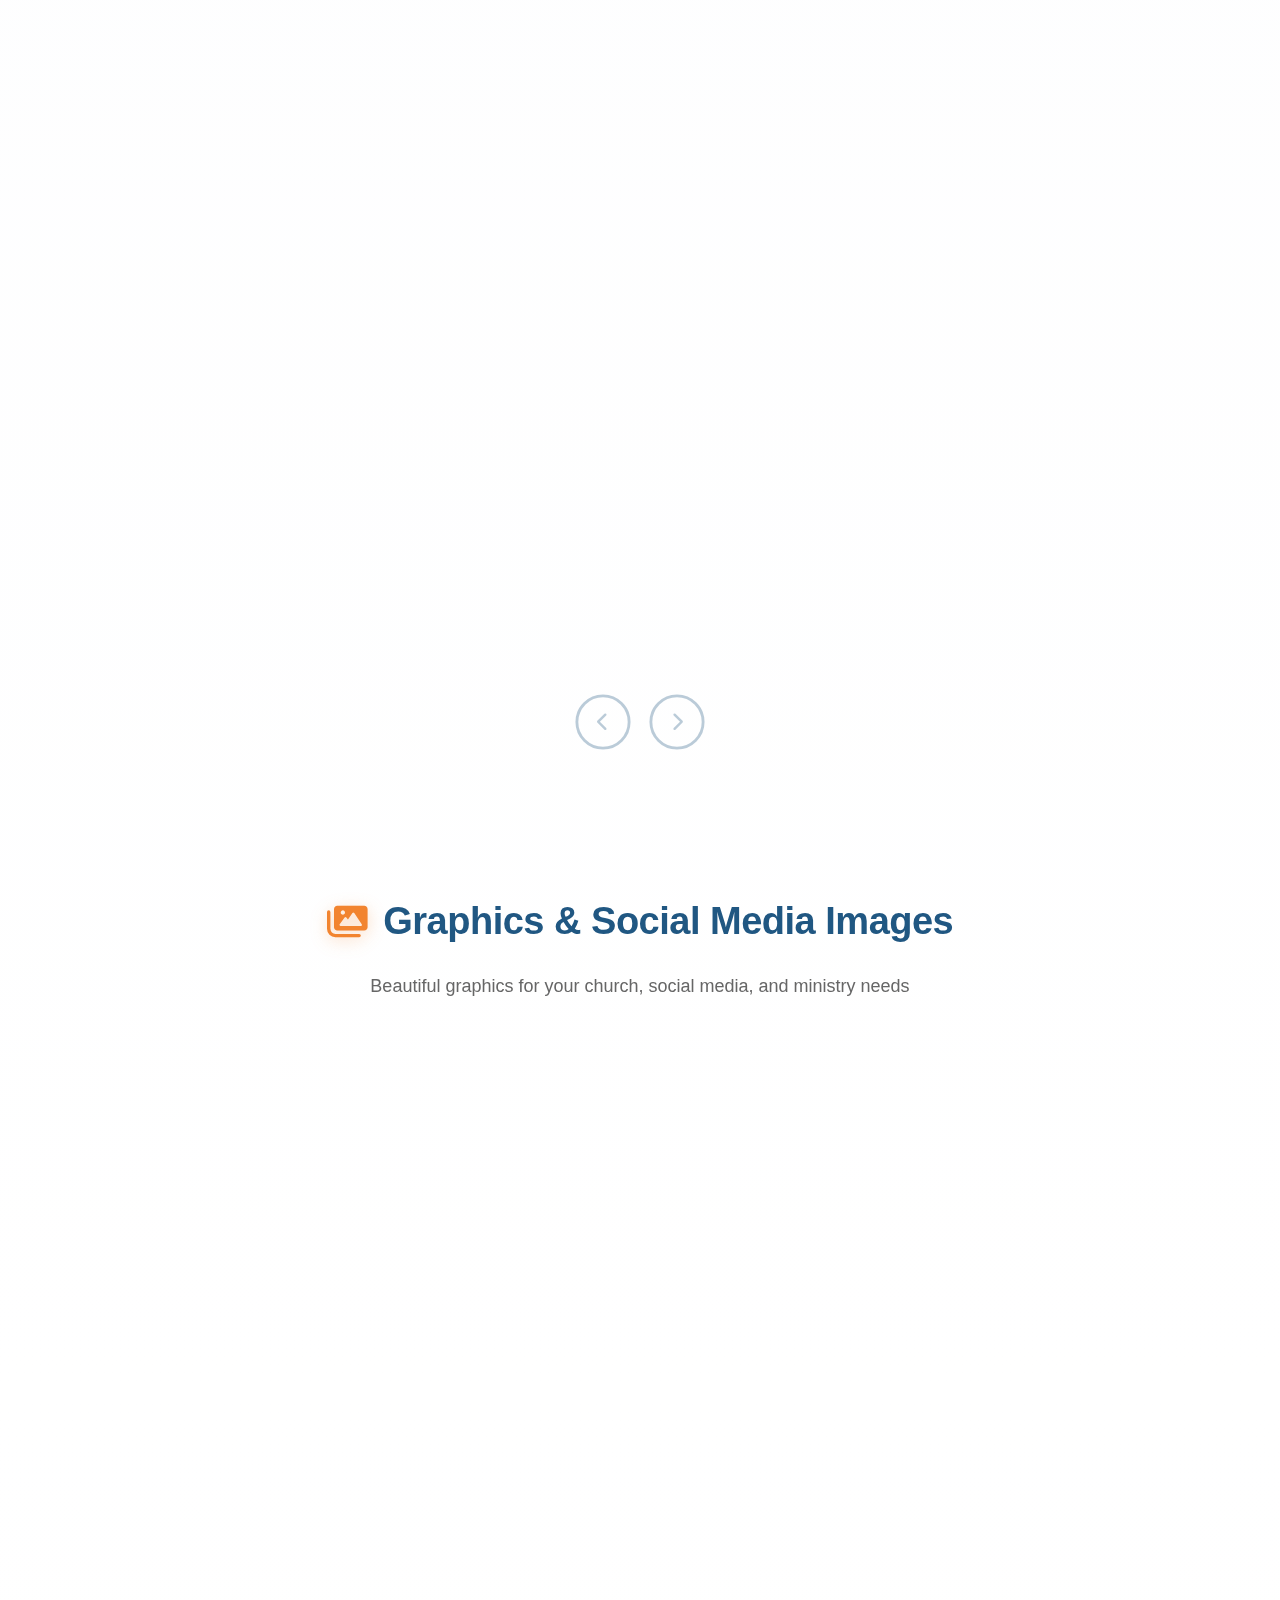
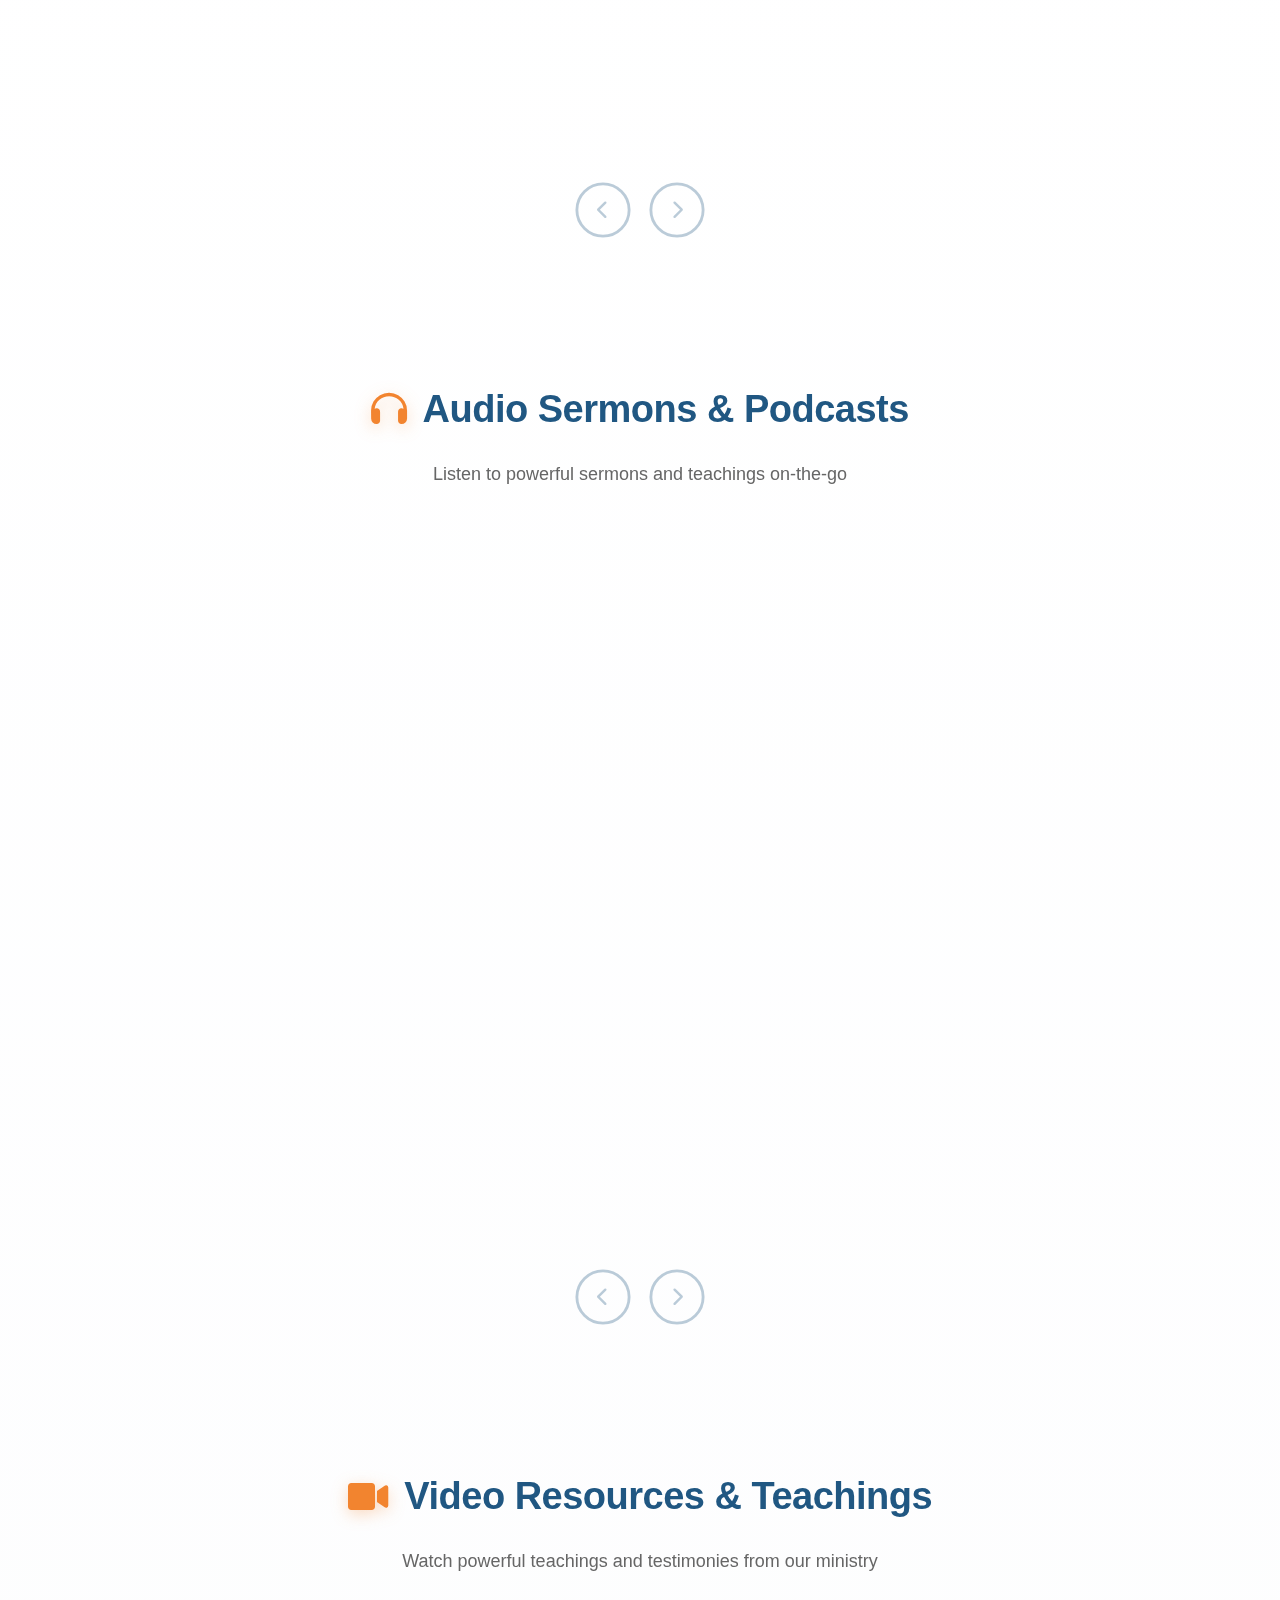
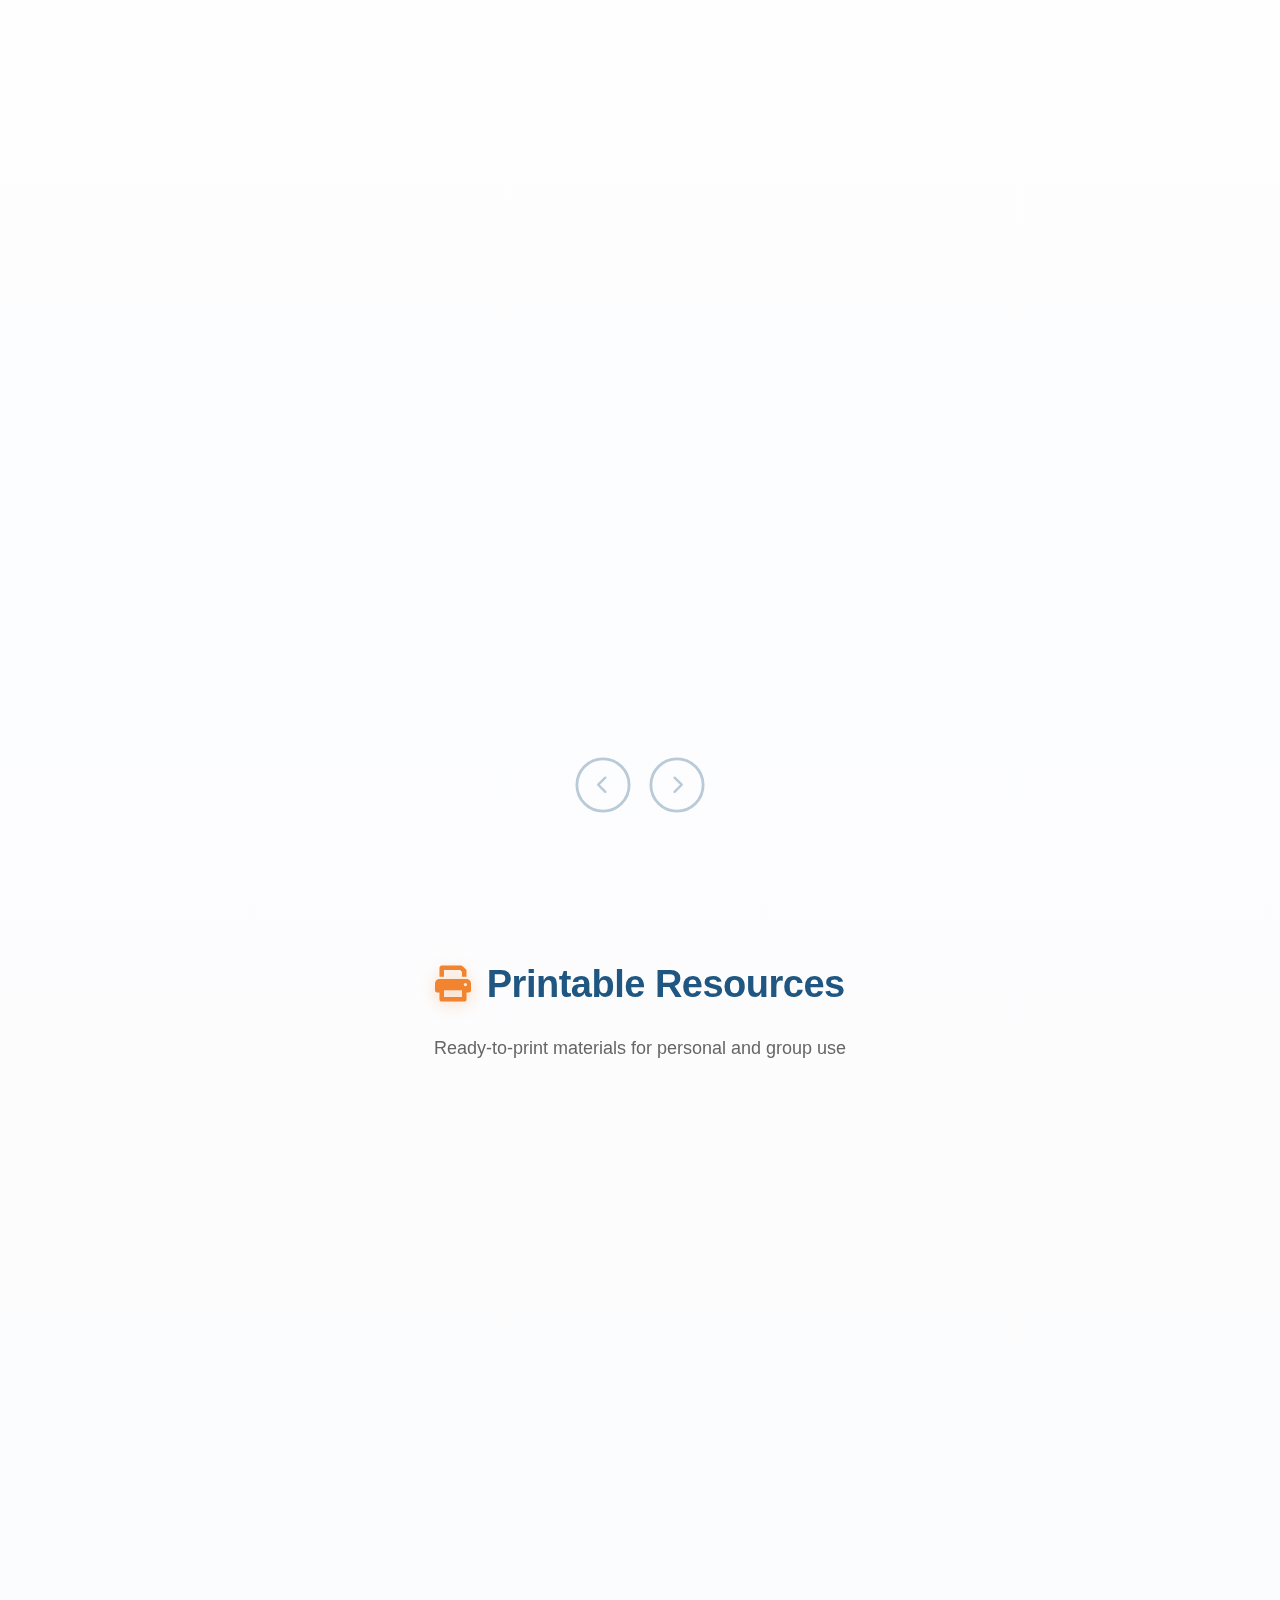
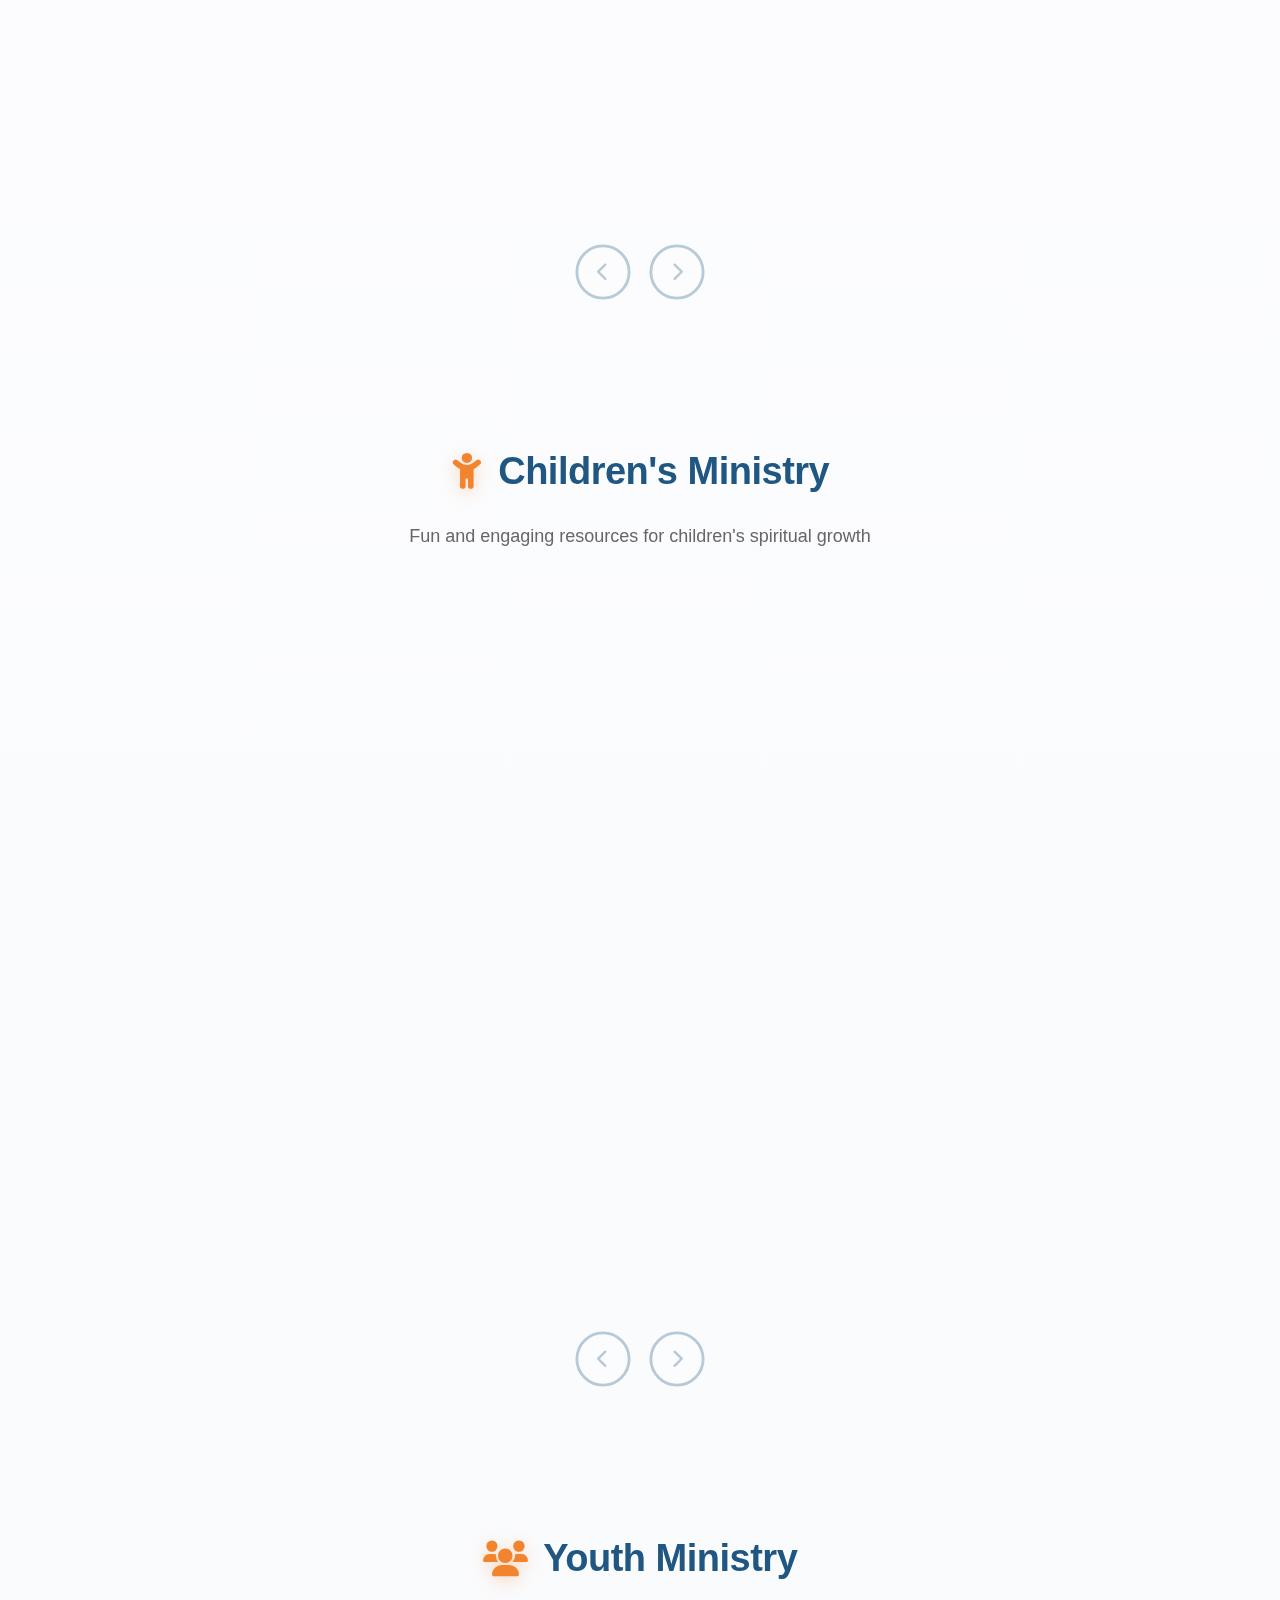
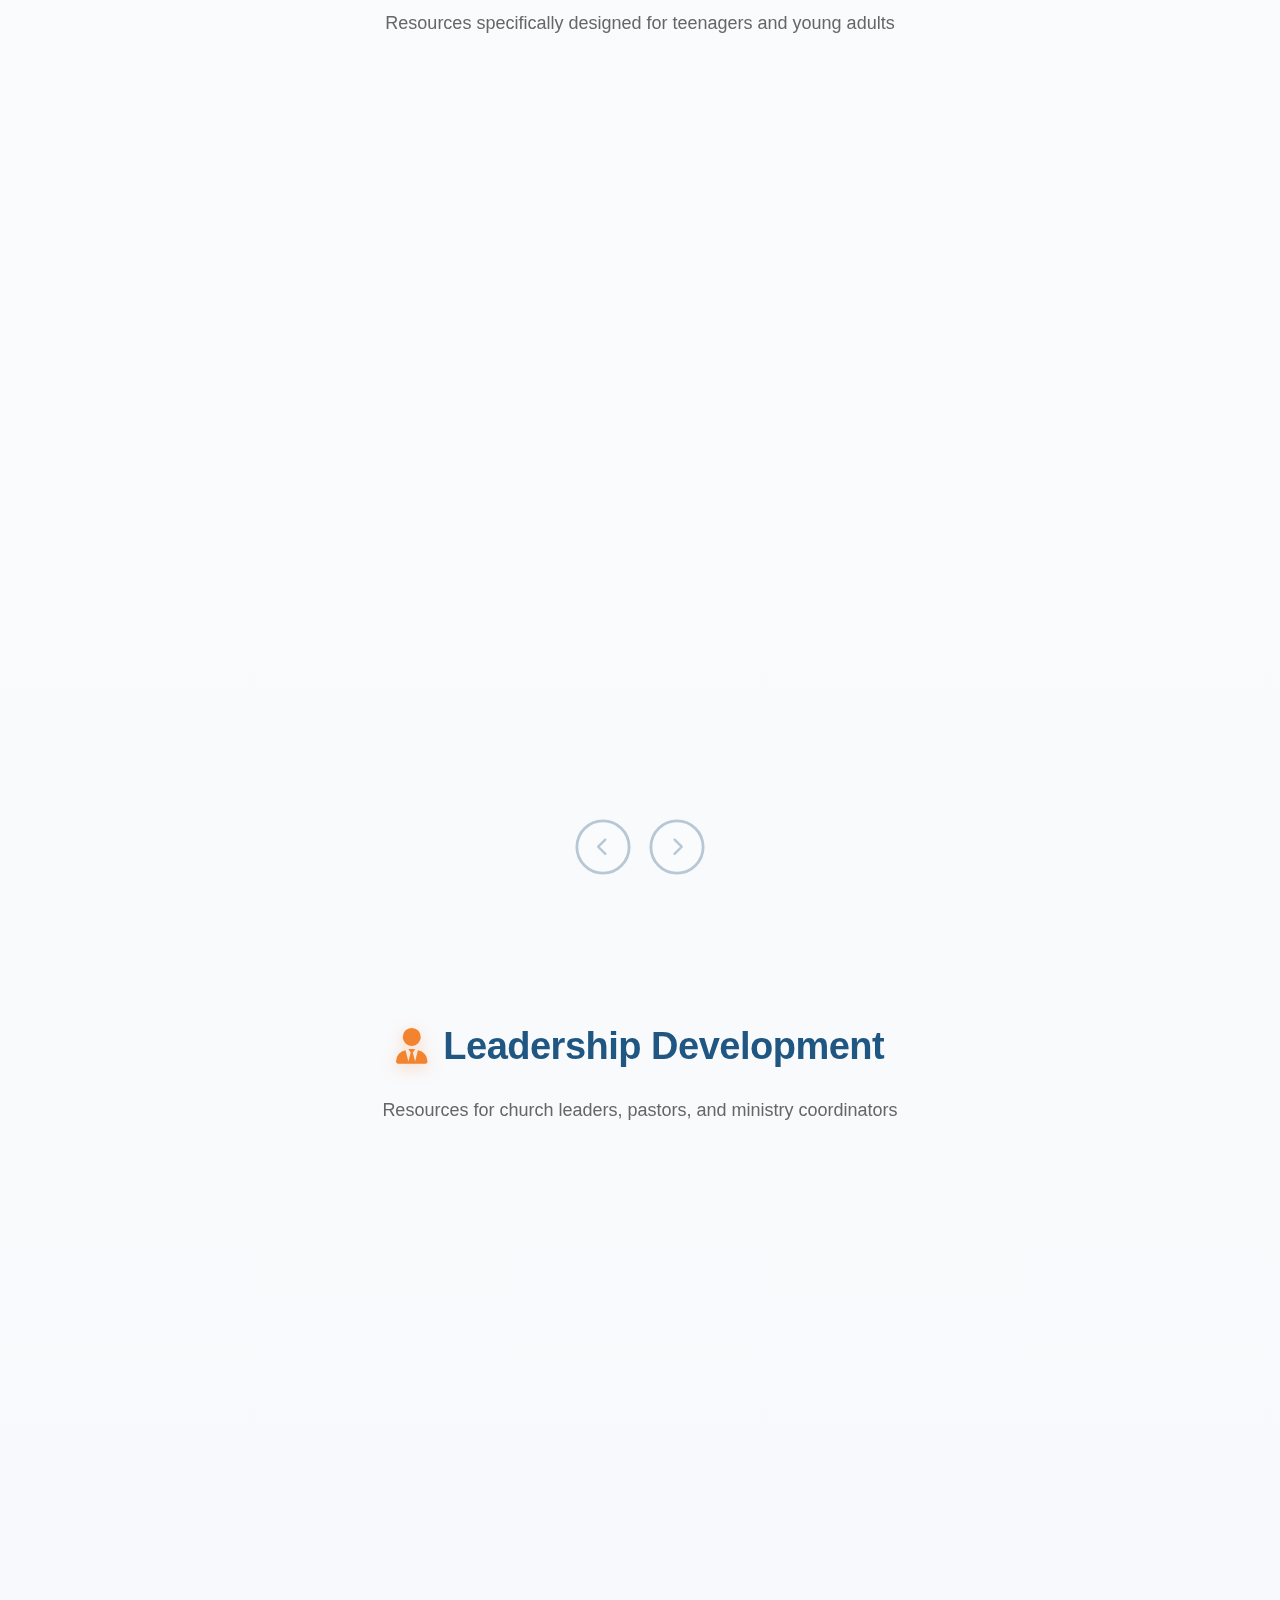
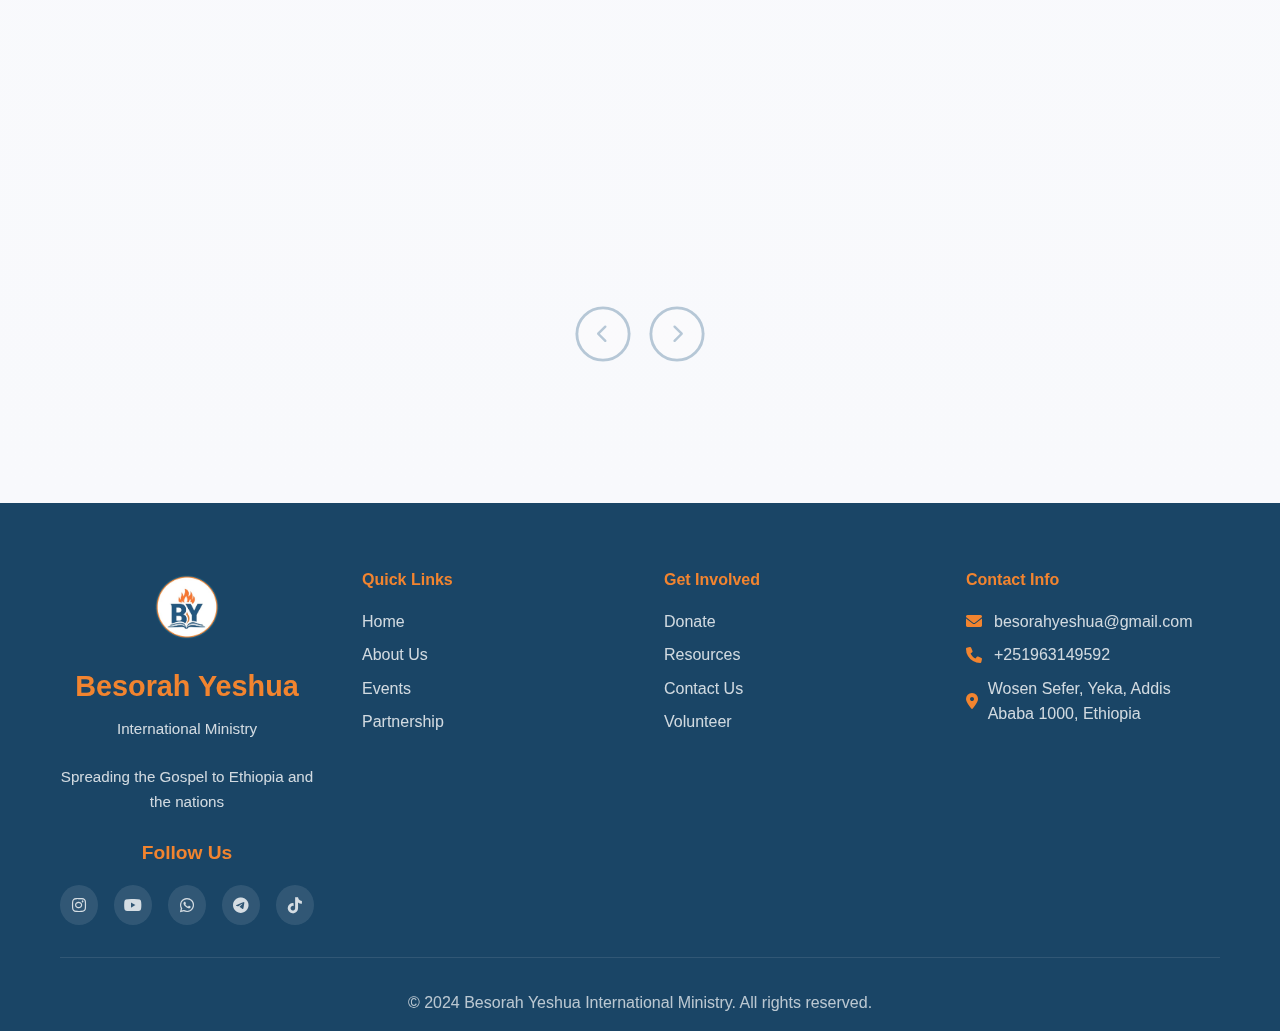
<file: resources.html>
<!DOCTYPE html>
<html lang="en">
<head>
    <meta charset="UTF-8">
    <meta name="viewport" content="width=device-width, initial-scale=1.0">
    <meta name="description" content="Download free ministry resources, Bible study materials, devotionals, and teaching materials from Besorah Yeshua International Ministry.">
    <title>Resources - Besorah Yeshua International Ministry</title>
    <link rel="stylesheet" href="styles/style.css">
    <link href="https://cdnjs.cloudflare.com/ajax/libs/font-awesome/6.0.0/css/all.min.css" rel="stylesheet">
    
    <link rel="icon" type="image/x-icon" href="images/favicon.ico">
    <link rel="apple-touch-icon" sizes="180x180" href="images/apple-touch-icon.png">
    <link rel="icon" type="image/png" sizes="32x32" href="images/favicon-32x32.png">
    <link rel="icon" type="image/png" sizes="16x16" href="images/favicon-16x16.png">
    
<style>
/* ===================================
   ENHANCED RESOURCES PAGE STYLES V2
   Modern, Beautiful & Highly Functional
   =================================== */

/* CSS Custom Properties for Easy Theming */
:root {
    --primary-blue: #205782;
    --primary-blue-dark: #1a4568;
    --primary-blue-light: #2c7ab5;
    --accent-orange: #f2842f;
    --accent-orange-light: #ff9f4d;
    --success-green: #28a745;
    --text-dark: #333;
    --text-medium: #666;
    --text-light: #999;
    --bg-light: #f8f9fc;
    --bg-white: #ffffff;
    --border-light: #e8eef3;
    --shadow-sm: 0 2px 8px rgba(0,0,0,0.05);
    --shadow-md: 0 8px 30px rgba(0,0,0,0.08);
    --shadow-lg: 0 20px 60px rgba(32, 87, 130, 0.15);
    --transition-base: 0.3s cubic-bezier(0.4, 0, 0.2, 1);
    --transition-smooth: 0.4s cubic-bezier(0.4, 0, 0.2, 1);
    --border-radius-sm: 12px;
    --border-radius-md: 20px;
    --border-radius-lg: 25px;
}

/* Hero Section - Enhanced with Better Gradient */
.resources-hero {
    background: linear-gradient(135deg, var(--primary-blue-dark) 0%, var(--primary-blue) 40%, var(--primary-blue-light) 100%);
    padding: 140px 20px 80px;
    text-align: center;
    color: white;
    margin-top: 80px;
    position: relative;
    overflow: hidden;
}

.resources-hero::before {
    content: '';
    position: absolute;
    inset: 0;
    background: 
        radial-gradient(circle at 20% 50%, rgba(242, 132, 47, 0.15) 0%, transparent 50%),
        radial-gradient(circle at 80% 50%, rgba(255, 255, 255, 0.08) 0%, transparent 50%);
    pointer-events: none;
    animation: gradientShift 15s ease infinite;
}

/* Floating shapes for visual interest */
.resources-hero::after {
    content: '';
    position: absolute;
    width: 400px;
    height: 400px;
    background: radial-gradient(circle, rgba(242, 132, 47, 0.1) 0%, transparent 70%);
    border-radius: 50%;
    top: -200px;
    right: -200px;
    animation: float 20s ease-in-out infinite;
}

@keyframes gradientShift {
    0%, 100% { opacity: 1; transform: translateY(0); }
    50% { opacity: 0.8; transform: translateY(-20px); }
}

@keyframes float {
    0%, 100% { transform: translate(0, 0) scale(1); }
    50% { transform: translate(-30px, 30px) scale(1.1); }
}

.resources-hero h1 {
    font-size: clamp(32px, 5vw, 52px);
    margin-bottom: 20px;
    font-weight: 800;
    letter-spacing: -1px;
    text-shadow: 0 4px 20px rgba(0, 0, 0, 0.3);
    animation: fadeInUp 0.8s ease;
    position: relative;
    z-index: 1;
}

.resources-hero p {
    font-size: clamp(16px, 2vw, 20px);
    opacity: 0.95;
    max-width: 700px;
    margin: 0 auto;
    line-height: 1.7;
    animation: fadeInUp 1s ease 0.2s backwards;
    text-shadow: 0 2px 10px rgba(0, 0, 0, 0.2);
    position: relative;
    z-index: 1;
}

@keyframes fadeInUp {
    from {
        opacity: 0;
        transform: translateY(40px);
    }
    to {
        opacity: 1;
        transform: translateY(0);
    }
}

/* Filter Section - Glass Morphism Effect */
.resources-filter {
    background: rgba(255, 255, 255, 0.95);
    backdrop-filter: blur(12px) saturate(180%);
    -webkit-backdrop-filter: blur(12px) saturate(180%);
    padding: 35px 0;
    box-shadow: var(--shadow-md);
    position: sticky;
    top: 80px;
    z-index: 100;
    transition: all var(--transition-base);
    border-bottom: 1px solid rgba(32, 87, 130, 0.08);
}

.resources-filter.scrolled {
    box-shadow: 0 6px 40px rgba(0,0,0,0.15);
    padding: 28px 0;
    background: rgba(255, 255, 255, 0.98);
}

.filter-container {
    max-width: 1200px;
    margin: 0 auto;
    padding: 0 20px;
}

.filter-title {
    color: var(--primary-blue);
    font-size: 15px;
    margin-bottom: 20px;
    font-weight: 700;
    text-align: center;
    text-transform: uppercase;
    letter-spacing: 2px;
    position: relative;
    display: inline-block;
    width: 100%;
}

.filter-title::after {
    content: '';
    position: absolute;
    bottom: -8px;
    left: 50%;
    transform: translateX(-50%);
    width: 60px;
    height: 3px;
    background: linear-gradient(90deg, var(--accent-orange), var(--accent-orange-light));
    border-radius: 2px;
}

.filter-buttons {
    display: flex;
    gap: 12px;
    flex-wrap: wrap;
    justify-content: center;
    align-items: center;
}

/* Enhanced Filter Buttons */
.filter-btn {
    padding: 12px 28px;
    border: 2px solid var(--border-light);
    background: var(--bg-white);
    color: var(--primary-blue);
    border-radius: 50px;
    cursor: pointer;
    font-size: 14px;
    font-weight: 600;
    transition: all var(--transition-base);
    white-space: nowrap;
    position: relative;
    overflow: hidden;
    box-shadow: var(--shadow-sm);
}

.filter-btn::before {
    content: '';
    position: absolute;
    top: 50%;
    left: 50%;
    width: 0;
    height: 0;
    border-radius: 50%;
    background: radial-gradient(circle, rgba(242, 132, 47, 0.15), transparent);
    transform: translate(-50%, -50%);
    transition: width 0.6s ease, height 0.6s ease;
}

.filter-btn:hover::before {
    width: 300px;
    height: 300px;
}

.filter-btn:hover {
    border-color: var(--accent-orange);
    color: var(--accent-orange);
    transform: translateY(-3px);
    box-shadow: 0 8px 25px rgba(242, 132, 47, 0.3);
}

.filter-btn.active {
    background: linear-gradient(135deg, var(--accent-orange) 0%, var(--accent-orange-light) 100%);
    border-color: var(--accent-orange);
    color: white;
    box-shadow: 0 6px 20px rgba(242, 132, 47, 0.4);
    transform: translateY(-2px);
}

.filter-btn.active::before {
    display: none;
}

/* Resources Section - Improved Spacing */
.resources-section {
    padding: 80px 0 100px;
    background: linear-gradient(to bottom, var(--bg-light) 0%, var(--bg-white) 50%, var(--bg-light) 100%);
    overflow: hidden;
    position: relative;
}

.resources-section::before {
    content: '';
    position: absolute;
    top: 0;
    left: 0;
    right: 0;
    height: 300px;
    background: linear-gradient(180deg, rgba(32, 87, 130, 0.03) 0%, transparent 100%);
    pointer-events: none;
}

.resources-container {
    max-width: 1400px;
    margin: 0 auto;
    padding: 0 20px;
    position: relative;
    z-index: 1;
}

.category-section {
    margin-bottom: 100px;
    animation: categoryFadeIn 0.6s ease;
}

.category-section:last-child {
    margin-bottom: 0;
}

@keyframes categoryFadeIn {
    from {
        opacity: 0;
        transform: translateY(30px);
    }
    to {
        opacity: 1;
        transform: translateY(0);
    }
}

.category-header {
    text-align: center;
    margin-bottom: 50px;
    position: relative;
}

.category-title {
    color: var(--primary-blue);
    font-size: clamp(28px, 4vw, 38px);
    margin-bottom: 18px;
    font-weight: 800;
    display: flex;
    align-items: center;
    justify-content: center;
    gap: 16px;
    letter-spacing: -0.5px;
    position: relative;
}

.category-title i {
    color: var(--accent-orange);
    font-size: clamp(28px, 3.5vw, 36px);
    animation: iconPulse 3s ease-in-out infinite;
    filter: drop-shadow(0 4px 8px rgba(242, 132, 47, 0.3));
}

@keyframes iconPulse {
    0%, 100% { transform: scale(1); }
    50% { transform: scale(1.15); }
}

.category-description {
    color: var(--text-medium);
    font-size: clamp(15px, 2vw, 18px);
    max-width: 750px;
    margin: 0 auto;
    line-height: 1.8;
    font-weight: 400;
}

/* Carousel - Smoother Scrolling */
.carousel-wrapper {
    position: relative;
    padding: 30px 0 40px;
}

.resources-carousel {
    display: flex;
    gap: 30px;
    overflow-x: auto;
    scroll-behavior: smooth;
    padding: 25px 10px 40px;
    scrollbar-width: thin;
    scrollbar-color: rgba(242, 132, 47, 0.4) transparent;
    cursor: grab;
    scroll-padding: 10px;
    scroll-snap-type: x proximity;
}

.resources-carousel:active {
    cursor: grabbing;
    scroll-snap-type: none;
}

.resources-carousel::-webkit-scrollbar {
    height: 10px;
}

.resources-carousel::-webkit-scrollbar-track {
    background: rgba(0, 0, 0, 0.03);
    margin: 0 50px;
    border-radius: 10px;
}

.resources-carousel::-webkit-scrollbar-thumb {
    background: rgba(242, 132, 47, 0.4);
    border-radius: 10px;
    transition: background var(--transition-base);
}

.resources-carousel::-webkit-scrollbar-thumb:hover {
    background: rgba(242, 132, 47, 0.7);
}

/* Resource Card - Premium Design with Better Shadows */
.resource-card {
    min-width: 360px;
    max-width: 360px;
    background: var(--bg-white);
    border-radius: var(--border-radius-md);
    overflow: hidden;
    box-shadow: var(--shadow-md);
    transition: all var(--transition-smooth);
    position: relative;
    flex-shrink: 0;
    border: 1px solid rgba(32, 87, 130, 0.08);
    scroll-snap-align: start;
    animation: cardSlideIn 0.5s ease backwards;
}

@keyframes cardSlideIn {
    from {
        opacity: 0;
        transform: translateY(30px) scale(0.95);
    }
    to {
        opacity: 1;
        transform: translateY(0) scale(1);
    }
}

.resource-card::before {
    content: '';
    position: absolute;
    top: 0;
    left: 0;
    right: 0;
    height: 5px;
    background: linear-gradient(90deg, var(--accent-orange), var(--accent-orange-light), var(--accent-orange));
    background-size: 200% 100%;
    animation: shimmer 4s linear infinite;
    opacity: 0;
    transition: opacity var(--transition-base);
}

@keyframes shimmer {
    0% { background-position: -200% 0; }
    100% { background-position: 200% 0; }
}

.resource-card:hover::before {
    opacity: 1;
}

.resource-card:hover {
    transform: translateY(-15px) scale(1.02);
    box-shadow: var(--shadow-lg);
    border-color: rgba(242, 132, 47, 0.2);
}

/* Card Header with Animated Background */
.resource-card-header {
    background: linear-gradient(135deg, var(--primary-blue) 0%, var(--primary-blue-light) 100%);
    padding: 45px 25px;
    text-align: center;
    position: relative;
    overflow: hidden;
}

.resource-card-header::after {
    content: '';
    position: absolute;
    top: -50%;
    right: -50%;
    width: 200%;
    height: 200%;
    background: radial-gradient(circle, rgba(255,255,255,0.15) 0%, transparent 70%);
    animation: rotate 25s linear infinite;
}

@keyframes rotate {
    from { transform: rotate(0deg); }
    to { transform: rotate(360deg); }
}

/* Enhanced Icon with Better Shadows */
.resource-icon {
    width: 90px;
    height: 90px;
    background: var(--bg-white);
    border-radius: 50%;
    display: flex;
    align-items: center;
    justify-content: center;
    margin: 0 auto 20px;
    box-shadow: 0 8px 25px rgba(0,0,0,0.2);
    position: relative;
    z-index: 1;
    transition: transform var(--transition-smooth), box-shadow var(--transition-smooth);
}

.resource-card:hover .resource-icon {
    transform: scale(1.15) rotate(8deg);
    box-shadow: 0 12px 35px rgba(242, 132, 47, 0.3);
}

.resource-icon i {
    font-size: 40px;
    color: var(--primary-blue);
    transition: all var(--transition-base);
}

.resource-card:hover .resource-icon i {
    color: var(--accent-orange);
    transform: scale(1.1);
}

/* Badge with Pulse Animation */
.resource-type-badge {
    position: absolute;
    top: 20px;
    right: 20px;
    background: linear-gradient(135deg, var(--accent-orange), var(--accent-orange-light));
    color: white;
    padding: 8px 18px;
    border-radius: 25px;
    font-size: 11px;
    font-weight: 700;
    text-transform: uppercase;
    letter-spacing: 1px;
    z-index: 2;
    box-shadow: 0 4px 15px rgba(242, 132, 47, 0.4);
    animation: badgePulse 2s ease-in-out infinite;
}

@keyframes badgePulse {
    0%, 100% { transform: scale(1); }
    50% { transform: scale(1.05); }
}

.resource-type-badge.free {
    background: linear-gradient(135deg, var(--success-green), #20c997);
    box-shadow: 0 4px 15px rgba(40, 167, 69, 0.4);
}

/* Card Body with Better Typography */
.resource-card-body {
    padding: 30px;
}

.resource-title {
    color: var(--primary-blue);
    font-size: 20px;
    margin-bottom: 15px;
    font-weight: 700;
    line-height: 1.4;
    min-height: 56px;
    transition: color var(--transition-base);
    display: -webkit-box;
    -webkit-line-clamp: 2;
    -webkit-box-orient: vertical;
    overflow: hidden;
}

.resource-card:hover .resource-title {
    color: var(--accent-orange);
}

.resource-description {
    color: var(--text-medium);
    font-size: 14px;
    line-height: 1.8;
    margin-bottom: 25px;
    min-height: 90px;
    display: -webkit-box;
    -webkit-line-clamp: 4;
    -webkit-box-orient: vertical;
    overflow: hidden;
}

.resource-meta {
    display: flex;
    gap: 20px;
    margin-bottom: 25px;
    font-size: 13px;
    color: var(--text-light);
    flex-wrap: wrap;
    padding: 18px 0;
    border-top: 2px solid #f5f5f5;
    border-bottom: 2px solid #f5f5f5;
}

.resource-meta-item {
    display: flex;
    align-items: center;
    gap: 8px;
    font-weight: 600;
}

.resource-meta-item i {
    color: var(--accent-orange);
    font-size: 15px;
}

/* Enhanced CTA Button */
.resource-actions {
    display: flex;
    gap: 12px;
}

.btn-download {
    flex: 1;
    padding: 16px 26px;
    background: linear-gradient(135deg, var(--primary-blue) 0%, var(--primary-blue-light) 100%);
    color: white;
    border: none;
    border-radius: var(--border-radius-sm);
    cursor: pointer;
    font-weight: 700;
    font-size: 14px;
    transition: all var(--transition-base);
    display: flex;
    align-items: center;
    justify-content: center;
    gap: 10px;
    text-decoration: none;
    box-shadow: 0 6px 20px rgba(32, 87, 130, 0.3);
    position: relative;
    overflow: hidden;
}

.btn-download::before {
    content: '';
    position: absolute;
    top: 0;
    left: -100%;
    width: 100%;
    height: 100%;
    background: linear-gradient(90deg, transparent, rgba(255,255,255,0.3), transparent);
    transition: left 0.6s ease;
}

.btn-download:hover::before {
    left: 100%;
}

.btn-download:hover {
    background: linear-gradient(135deg, var(--primary-blue-light) 0%, var(--primary-blue) 100%);
    transform: translateY(-3px);
    box-shadow: 0 10px 30px rgba(32, 87, 130, 0.4);
}

.btn-download:active {
    transform: translateY(-1px);
    box-shadow: 0 6px 20px rgba(32, 87, 130, 0.3);
}

/* Carousel Navigation - Improved Design */
.carousel-nav {
    display: flex;
    gap: 16px;
    justify-content: center;
    margin-top: 45px;
}

.carousel-btn {
    width: 58px;
    height: 58px;
    border-radius: 50%;
    border: 3px solid var(--primary-blue);
    background: var(--bg-white);
    color: var(--primary-blue);
    cursor: pointer;
    display: flex;
    align-items: center;
    justify-content: center;
    font-size: 20px;
    transition: all var(--transition-base);
    box-shadow: 0 6px 20px rgba(0,0,0,0.1);
    position: relative;
    overflow: hidden;
}

.carousel-btn::before {
    content: '';
    position: absolute;
    inset: 0;
    background: linear-gradient(135deg, var(--accent-orange), var(--accent-orange-light));
    opacity: 0;
    transition: opacity var(--transition-base);
    z-index: 0;
}

.carousel-btn i {
    position: relative;
    z-index: 1;
}

.carousel-btn:hover:not(:disabled)::before {
    opacity: 1;
}

.carousel-btn:hover:not(:disabled) {
    border-color: var(--accent-orange);
    color: white;
    transform: scale(1.2);
    box-shadow: 0 8px 30px rgba(242, 132, 47, 0.4);
}

.carousel-btn:disabled {
    opacity: 0.3;
    cursor: not-allowed;
    box-shadow: none;
    transform: scale(0.95);
}

/* Email Gate Modal - Modern Design */
.email-gate-modal {
    display: none;
    position: fixed;
    inset: 0;
    background: rgba(32, 87, 130, 0.97);
    backdrop-filter: blur(8px);
    -webkit-backdrop-filter: blur(8px);
    z-index: 10000;
    justify-content: center;
    align-items: center;
    animation: modalFadeIn 0.4s ease;
}

.email-gate-modal.active {
    display: flex;
}

@keyframes modalFadeIn {
    from { opacity: 0; }
    to { opacity: 1; }
}

.email-gate-content {
    background: var(--bg-white);
    padding: 60px 50px;
    border-radius: var(--border-radius-lg);
    max-width: 550px;
    width: 90%;
    position: relative;
    text-align: center;
    box-shadow: 0 30px 90px rgba(0, 0, 0, 0.5);
    animation: modalSlideUp 0.6s cubic-bezier(0.4, 0, 0.2, 1);
    max-height: 90vh;
    overflow-y: auto;
}

@keyframes modalSlideUp {
    from {
        transform: translateY(100px) scale(0.9);
        opacity: 0;
    }
    to {
        transform: translateY(0) scale(1);
        opacity: 1;
    }
}

.email-gate-close {
    position: absolute;
    top: 20px;
    right: 20px;
    background: #f5f5f5;
    border: none;
    font-size: 24px;
    cursor: pointer;
    color: var(--text-medium);
    width: 42px;
    height: 42px;
    display: flex;
    align-items: center;
    justify-content: center;
    border-radius: 50%;
    transition: all var(--transition-base);
    font-weight: 300;
}

.email-gate-close:hover {
    background: var(--accent-orange);
    color: white;
    transform: rotate(90deg) scale(1.1);
}

.email-gate-icon {
    width: 95px;
    height: 95px;
    background: linear-gradient(135deg, var(--primary-blue) 0%, var(--primary-blue-light) 100%);
    border-radius: 50%;
    display: flex;
    align-items: center;
    justify-content: center;
    margin: 0 auto 30px;
    box-shadow: 0 10px 35px rgba(32, 87, 130, 0.4);
    animation: iconBounce 2s ease-in-out infinite;
}

@keyframes iconBounce {
    0%, 100% { transform: translateY(0); }
    50% { transform: translateY(-12px); }
}

.email-gate-icon i {
    font-size: 42px;
    color: var(--accent-orange);
}

.email-gate-title {
    color: var(--primary-blue);
    font-size: clamp(24px, 3vw, 30px);
    margin-bottom: 18px;
    font-weight: 800;
    line-height: 1.3;
}

.email-gate-description {
    color: var(--text-medium);
    margin-bottom: 35px;
    line-height: 1.8;
    font-size: clamp(14px, 2vw, 16px);
}

.email-gate-form {
    display: flex;
    flex-direction: column;
    gap: 18px;
}

.email-gate-input {
    padding: 18px 24px;
    border: 2px solid var(--border-light);
    border-radius: 14px;
    font-size: 16px;
    transition: all var(--transition-base);
    font-family: inherit;
    background: var(--bg-light);
}

.email-gate-input:focus {
    border-color: var(--primary-blue);
    outline: none;
    box-shadow: 0 0 0 5px rgba(32, 87, 130, 0.08);
    transform: translateY(-2px);
    background: var(--bg-white);
}

.email-gate-submit {
    padding: 20px 40px;
    background: linear-gradient(135deg, var(--accent-orange) 0%, var(--accent-orange-light) 100%);
    color: white;
    border: none;
    border-radius: 14px;
    font-size: 17px;
    font-weight: 700;
    cursor: pointer;
    transition: all var(--transition-base);
    display: flex;
    align-items: center;
    justify-content: center;
    gap: 12px;
    box-shadow: 0 8px 30px rgba(242, 132, 47, 0.4);
    margin-top: 10px;
    position: relative;
    overflow: hidden;
}

.email-gate-submit::before {
    content: '';
    position: absolute;
    inset: 0;
    background: linear-gradient(135deg, var(--accent-orange-light), var(--accent-orange));
    opacity: 0;
    transition: opacity var(--transition-base);
}

.email-gate-submit:hover::before {
    opacity: 1;
}

.email-gate-submit:hover {
    transform: translateY(-4px);
    box-shadow: 0 12px 40px rgba(242, 132, 47, 0.5);
}

.email-gate-submit i,
.email-gate-submit span {
    position: relative;
    z-index: 1;
}

.email-gate-privacy {
    font-size: 13px;
    color: var(--text-light);
    margin-top: 15px;
    display: flex;
    align-items: center;
    justify-content: center;
    gap: 8px;
}

.download-success {
    display: none;
}

.download-success.show {
    display: block;
    animation: successFadeIn 0.5s ease;
}

@keyframes successFadeIn {
    from { opacity: 0; transform: scale(0.9); }
    to { opacity: 1; transform: scale(1); }
}

.download-success i {
    font-size: 75px;
    color: var(--success-green);
    margin-bottom: 25px;
    animation: successScale 0.7s cubic-bezier(0.4, 0, 0.2, 1);
}

@keyframes successScale {
    from { 
        transform: scale(0) rotate(-180deg);
        opacity: 0;
    }
    to { 
        transform: scale(1) rotate(0);
        opacity: 1;
    }
}

.download-success h4 {
    color: var(--primary-blue);
    font-size: 28px;
    margin-bottom: 12px;
    font-weight: 700;
}

.download-success p {
    color: var(--text-medium);
    font-size: 16px;
    line-height: 1.7;
}

/* ===================================
   RESPONSIVE DESIGN
   =================================== */

/* Large Tablets */
@media (max-width: 1200px) {
    .resources-container {
        padding: 0 30px;
    }
    
    .resource-card {
        min-width: 340px;
        max-width: 340px;
    }
}

/* Tablets */
@media (max-width: 1023px) {
    .resources-hero {
        padding: 120px 20px 60px;
        margin-top: 70px;
    }
    
    .resources-filter {
        top: 70px;
        padding: 30px 0;
    }
    
    .filter-btn {
        padding: 10px 22px;
        font-size: 13px;
    }
    
    .resource-card {
        min-width: 320px;
        max-width: 320px;
    }
    
    .resources-carousel {
        gap: 25px;
    }
    
    .email-gate-content {
        padding: 50px 40px;
    }
}

/* Small Tablets */
@media (max-width: 767px) {
    .resources-hero {
        padding: 100px 20px 50px;
        margin-top: 60px;
    }
    
    .resources-filter {
        top: 60px;
        padding: 25px 0;
    }
    
    .filter-container {
        padding: 0 15px;
    }
    
    .filter-title {
        font-size: 14px;
        margin-bottom: 15px;
    }
    
    .filter-buttons {
        gap: 10px;
        justify-content: flex-start;
        overflow-x: auto;
        padding: 10px 0;
        scrollbar-width: none;
        flex-wrap: nowrap;
        -webkit-overflow-scrolling: touch;
    }
    
    .filter-buttons::-webkit-scrollbar {
        display: none;
    }
    
    .filter-btn {
        padding: 9px 18px;
        font-size: 12px;
        flex-shrink: 0;
    }
    
    .resources-section {
        padding: 60px 0 80px;
    }
    
    .category-section {
        margin-bottom: 70px;
    }
    
    .category-title {
        flex-direction: column;
        gap: 10px;
    }
    
    .resource-card {
        min-width: 290px;
        max-width: 290px;
    }
    
    .resource-card-header {
        padding: 35px 20px;
    }
    
    .resource-icon {
        width: 80px;
        height: 80px;
    }
    
    .resource-icon i {
        font-size: 36px;
    }
    
    .resource-card-body {
        padding: 25px;
    }
    
    .carousel-nav {
        margin-top: 35px;
    }
    
    .carousel-btn {
        width: 52px;
        height: 52px;
        font-size: 18px;
    }
    
    .email-gate-content {
        padding: 45px 35px;
    }

    /* Touch targets for mobile */
    .menu-toggle, .hamburger, .nav-toggle {
        min-height: 44px;
        min-width: 44px;
        padding: 12px;
        -webkit-tap-highlight-color: transparent;
        touch-action: manipulation;
    }
    
    .mobile-menu a, .nav-menu a, 
    .mobile-menu button, .nav-menu button {
        min-height: 44px;
        padding: 12px 16px;
        display: flex;
        align-items: center;
    }
    
    button:active, .btn:active, a:active {
        opacity: 0.7;
        transform: scale(0.98);
    }
}

/* Mobile Devices */
@media (max-width: 639px) {
    .resources-hero {
        padding: 90px 20px 45px;
    }
    
    .filter-title {
        font-size: 13px;
        margin-bottom: 12px;
    }
    
    .filter-buttons {
        gap: 8px;
        padding: 8px 0;
    }
    
    .filter-btn {
        padding: 8px 16px;
        font-size: 11px;
    }
    
    .resource-card {
        min-width: 270px;
        max-width: 270px;
    }
    
    .resources-carousel {
        gap: 20px;
        padding: 20px 8px 35px;
    }
    
    .resource-card-header {
        padding: 30px 18px;
    }
    
    .resource-icon {
        width: 70px;
        height: 70px;
    }
    
    .resource-icon i {
        font-size: 32px;
    }
    
    .resource-type-badge {
        font-size: 10px;
        padding: 6px 14px;
    }
    
    .resource-card-body {
        padding: 22px;
    }
    
    .resource-title {
        font-size: 18px;
        min-height: 50px;
    }
    
    .resource-description {
        font-size: 13px;
        min-height: 80px;
    }
    
    .resource-meta {
        font-size: 12px;
        gap: 15px;
    }
    
    .btn-download {
        padding: 14px 18px;
        font-size: 13px;
    }
    
    .carousel-btn {
        width: 48px;
        height: 48px;
        font-size: 16px;
    }
    
    .email-gate-content {
        padding: 40px 30px;
    }
    
    .email-gate-icon {
        width: 80px;
        height: 80px;
    }
    
    .email-gate-icon i {
        font-size: 36px;
    }
    
    .email-gate-input {
        padding: 16px 20px;
        font-size: 15px;
    }
    
    .email-gate-submit {
        padding: 18px 32px;
        font-size: 15px;
    }
}

/* Small Mobile */
@media (max-width: 479px) {
    .resources-hero {
        padding: 80px 15px 40px;
    }
    
    .resources-filter {
        padding: 20px 0;
    }
    
    .filter-container {
        padding: 0 10px;
    }
    
    .filter-title {
        font-size: 12px;
        margin-bottom: 10px;
    }
    
    .filter-buttons {
        gap: 6px;
        padding: 6px 0;
    }
    
    .filter-btn {
        padding: 7px 14px;
        font-size: 10px;
    }
    
    .resources-section {
        padding: 50px 0 70px;
    }
    
    .resources-container {
        padding: 0 10px;
    }
    
    .category-section {
        margin-bottom: 60px;
    }
    
    .resource-card {
        min-width: 250px;
        max-width: 250px;
    }
    
    .resources-carousel {
        gap: 15px;
    }
    
    .resource-card-header {
        padding: 25px 15px;
    }
    
    .resource-icon {
        width: 65px;
        height: 65px;
        margin-bottom: 15px;
    }
    
    .resource-icon i {
        font-size: 30px;
    }
    
    .resource-type-badge {
        top: 15px;
        right: 15px;
        font-size: 9px;
        padding: 5px 12px;
    }
    
    .resource-card-body {
        padding: 20px;
    }
    
    .resource-title {
        font-size: 17px;
        min-height: 48px;
        margin-bottom: 12px;
    }
    
    .resource-description {
        font-size: 12px;
        min-height: 75px;
        margin-bottom: 20px;
    }
    
    .resource-meta {
        font-size: 11px;
        gap: 12px;
        padding: 15px 0;
    }
    
    .btn-download {
        padding: 13px 16px;
        font-size: 12px;
        gap: 8px;
    }
    
    .carousel-nav {
        margin-top: 30px;
        gap: 12px;
    }
    
    .carousel-btn {
        width: 44px;
        height: 44px;
        font-size: 15px;
        border-width: 2px;
    }
    
    .email-gate-content {
        padding: 35px 25px;
        width: 95%;
    }
    
    .email-gate-icon {
        width: 75px;
        height: 75px;
        margin-bottom: 25px;
    }
    
    .email-gate-icon i {
        font-size: 34px;
    }
    
    .email-gate-input {
        padding: 15px 18px;
        font-size: 14px;
    }
    
    .email-gate-submit {
        padding: 16px 28px;
        font-size: 14px;
    }
}

/* Extra Small Mobile */
@media (max-width: 359px) {
    .filter-buttons {
        gap: 5px;
    }
    
    .filter-btn {
        padding: 6px 12px;
        font-size: 9px;
    }
    
    .filter-title {
        font-size: 11px;
    }
    
    .resource-card {
        min-width: 240px;
        max-width: 240px;
    }
    
    .resource-card-header {
        padding: 22px 12px;
    }
    
    .resource-icon {
        width: 60px;
        height: 60px;
    }
    
    .resource-icon i {
        font-size: 28px;
    }
    
    .resource-card-body {
        padding: 18px;
    }
    
    .resource-title {
        font-size: 16px;
        min-height: 45px;
    }
    
    .resource-description {
        font-size: 11px;
        min-height: 70px;
    }
    
    .carousel-btn {
        width: 40px;
        height: 40px;
        font-size: 14px;
    }
}

/* Landscape Orientation */
@media (max-height: 600px) and (orientation: landscape) {
    .resources-hero {
        padding: 100px 20px 40px;
    }
    
    .email-gate-content {
        max-height: 85vh;
        padding: 30px 25px;
    }
    
    .email-gate-icon {
        width: 65px;
        height: 65px;
        margin-bottom: 15px;
        animation: none;
    }
    
    .email-gate-title {
        margin-bottom: 10px;
    }
    
    .email-gate-description {
        margin-bottom: 20px;
    }
    
    .email-gate-form {
        gap: 15px;
    }
}

/* Touch Device Optimizations */
@media (hover: none) and (pointer: coarse) {
    .filter-btn:hover {
        transform: none;
        box-shadow: var(--shadow-sm);
    }
    
    .filter-btn:active {
        transform: scale(0.97);
    }
    
    .resource-card:hover {
        transform: translateY(0) scale(1);
    }
    
    .resource-card:active {
        transform: translateY(-5px) scale(0.98);
    }
    
    .btn-download:hover {
        transform: none;
    }
    
    .btn-download:active {
        transform: scale(0.97);
    }
    
    .carousel-btn:hover:not(:disabled) {
        transform: scale(1);
    }
    
    .carousel-btn:active:not(:disabled) {
        transform: scale(0.95);
    }
}

/* Prevent zoom on double-tap */
button, .btn, a, [role="button"],
input, select, textarea {
    touch-action: manipulation;
}

/* Smooth Scrolling */
html {
    scroll-behavior: smooth;
}

/* Selection Colors */
::selection {
    background: var(--accent-orange);
    color: white;
}

::-moz-selection {
    background: var(--accent-orange);
    color: white;
}

/* Focus Visible for Accessibility */
*:focus-visible {
    outline: 3px solid var(--accent-orange);
    outline-offset: 2px;
}

/* Reduced Motion for Accessibility */
@media (prefers-reduced-motion: reduce) {
    *,
    *::before,
    *::after {
        animation-duration: 0.01ms !important;
        animation-iteration-count: 1 !important;
        transition-duration: 0.01ms !important;
    }
    
    .resources-carousel {
        scroll-behavior: auto;
    }
    
    html {
        scroll-behavior: auto;
    }
}

/* High Contrast Mode Support */
@media (prefers-contrast: high) {
    .filter-btn {
        border-width: 3px;
    }
    
    .resource-card {
        border-width: 2px;
        border-color: var(--primary-blue);
    }
    
    .btn-download {
        border: 2px solid white;
    }
}

/* Dark Mode Support */
@media (prefers-color-scheme: dark) {
    :root {
        --bg-white: #1a1a1a;
        --bg-light: #252525;
        --text-dark: #e0e0e0;
        --text-medium: #b0b0b0;
        --text-light: #808080;
        --border-light: #444;
    }
    
    .resources-filter {
        background: rgba(30, 30, 30, 0.95);
        border-bottom-color: rgba(255, 255, 255, 0.1);
    }
    
    .filter-title {
        color: #fff;
    }
    
    .filter-btn {
        background: #2a2a2a;
        color: #fff;
        border-color: #444;
    }
    
    .filter-btn:hover {
        border-color: var(--accent-orange);
        color: var(--accent-orange);
        background: #2a2a2a;
    }
    
    .filter-btn.active {
        background: linear-gradient(135deg, var(--accent-orange) 0%, var(--accent-orange-light) 100%);
        color: white;
    }
    
    .resource-card {
        background: #1a1a1a;
        border-color: #333;
    }
    
    .category-title {
        color: #fff;
    }
    
    .resource-title {
        color: #fff;
    }
    
    .email-gate-content {
        background: #1a1a1a;
    }
    
    .email-gate-title {
        color: #fff;
    }
    
    .email-gate-input {
        background: #252525;
        border-color: #444;
        color: #fff;
    }
    
    .email-gate-input:focus {
        background: #2a2a2a;
    }
}

/* Print Styles */
@media print {
    .resources-filter,
    .carousel-nav,
    .email-gate-modal {
        display: none !important;
    }
    
    .resource-card {
        break-inside: avoid;
        page-break-inside: avoid;
    }
    
    .resources-carousel {
        display: block;
    }
    
    .resource-card {
        box-shadow: none;
        border: 1px solid #ddd;
    }
}

/* Loading State */
.resource-card.loading {
    opacity: 0.5;
    pointer-events: none;
}

.resource-card.loading::after {
    content: '';
    position: absolute;
    inset: 0;
    background: linear-gradient(90deg, transparent, rgba(255,255,255,0.5), transparent);
    animation: shimmer 1.5s infinite;
}

/* Error State */
.resource-card.error {
    border-color: #dc3545;
    opacity: 0.7;
}

.resource-card.error::before {
    background: linear-gradient(90deg, #dc3545, #c82333, #dc3545);
    opacity: 1;
}

/* Success Feedback */
.btn-download.success {
    background: linear-gradient(135deg, var(--success-green), #20c997) !important;
    pointer-events: none;
}

.btn-download.success i::before {
    content: '\f00c';
    font-family: 'Font Awesome 5 Free';
    font-weight: 900;
}

/* Empty State */
.resources-empty {
    text-align: center;
    padding: 80px 20px;
    color: var(--text-medium);
}

.resources-empty i {
    font-size: 64px;
    color: var(--text-light);
    margin-bottom: 20px;
    opacity: 0.5;
}

.resources-empty h3 {
    font-size: 24px;
    margin-bottom: 10px;
    color: var(--text-dark);
}

.resources-empty p {
    font-size: 16px;
    line-height: 1.6;
}

/* Skeleton Loading */
.skeleton {
    background: linear-gradient(90deg, #f0f0f0 25%, #e0e0e0 50%, #f0f0f0 75%);
    background-size: 200% 100%;
    animation: skeleton-loading 1.5s ease-in-out infinite;
}

@keyframes skeleton-loading {
    0% { background-position: 200% 0; }
    100% { background-position: -200% 0; }
}

.resource-card.skeleton .resource-title,
.resource-card.skeleton .resource-description {
    background: linear-gradient(90deg, #f0f0f0 25%, #e0e0e0 50%, #f0f0f0 75%);
    background-size: 200% 100%;
    animation: skeleton-loading 1.5s ease-in-out infinite;
    color: transparent;
    border-radius: 4px;
}

/* Scroll to Top Button */
.scroll-to-top {
    position: fixed;
    bottom: 30px;
    right: 30px;
    width: 50px;
    height: 50px;
    background: linear-gradient(135deg, var(--accent-orange), var(--accent-orange-light));
    color: white;
    border: none;
    border-radius: 50%;
    cursor: pointer;
    display: flex;
    align-items: center;
    justify-content: center;
    font-size: 20px;
    box-shadow: 0 6px 20px rgba(242, 132, 47, 0.4);
    opacity: 0;
    visibility: hidden;
    transition: all var(--transition-base);
    z-index: 999;
}

.scroll-to-top.visible {
    opacity: 1;
    visibility: visible;
}

.scroll-to-top:hover {
    transform: translateY(-5px);
    box-shadow: 0 10px 30px rgba(242, 132, 47, 0.5);
}

/* Mobile Menu Touch Improvements */
.mobile-menu, .nav-menu {
    -webkit-overflow-scrolling: touch;
    overscroll-behavior: contain;
}

/* Improved Focus States for Keyboard Navigation */
.filter-btn:focus-visible,
.carousel-btn:focus-visible,
.btn-download:focus-visible {
    outline: 3px solid var(--accent-orange);
    outline-offset: 3px;
}

/* Better Visual Hierarchy */
.resource-card-header h3 {
    color: white;
    font-size: 16px;
    font-weight: 600;
    margin-top: 10px;
}

/* Improved Readability */
.resource-description {
    text-align: left;
}

/* Better Spacing for Meta Items */
.resource-meta-item:not(:last-child) {
    position: relative;
}

.resource-meta-item:not(:last-child)::after {
    content: '•';
    position: absolute;
    right: -12px;
    color: var(--border-light);
}

/* Enhanced Modal Backdrop */
.email-gate-modal::before {
    content: '';
    position: absolute;
    inset: 0;
    background: radial-gradient(circle at center, rgba(242, 132, 47, 0.1) 0%, transparent 70%);
    animation: backdropPulse 4s ease-in-out infinite;
}

@keyframes backdropPulse {
    0%, 100% { opacity: 0.5; }
    50% { opacity: 1; }
}  
    
    
</style>
</head>
<body>
    <!-- Header -->
    <header>
        <nav class="navbar">
            <div class="nav-container">
                <div class="nav-logo">
                    <a href="index.html">
                        <img src="images/logo.png" alt="Besorah Yeshua International Ministry" class="logo">
                        <span class="logo-text">Besorah Yeshua</span>
                    </a>
                </div>               
                <ul class="nav-menu">
                    <li class="nav-item">
                        <a href="index.html" class="nav-link">Home</a>
                    </li>
                    <li class="nav-item">
                        <a href="about.html" class="nav-link">About</a>
                    </li>
                    <li class="nav-item">
                        <a href="events.html" class="nav-link">Events</a>
                    </li>
                    <li class="nav-item">
                        <a href="partnership.html" class="nav-link">Partnership</a>
                    </li>
                    <li class="nav-item">
                        <a href="resources.html" class="nav-link active">Resources</a>
                    </li>
                    <li class="nav-item">
                        <a href="contact.html" class="nav-link">Contact</a>
                    </li>
                </ul>
                <a href="donate.html" class="btn btn-donate">Donate</a>
                <div class="hamburger">
                    <span class="bar"></span>
                    <span class="bar"></span>
                    <span class="bar"></span>
                </div>
            </div>
        </nav>
    </header>

    <!-- Hero Section -->
    <section class="resources-hero">
        <div class="container">
            <h1>Ministry Resources</h1>
            <p>Download free Bible study materials, devotionals, and teaching resources to strengthen your faith journey</p>
        </div>
    </section>

    <!-- Filter Section -->
    <section class="resources-filter">
        <div class="filter-container">
            <div class="filter-title">Filter by Category:</div>
            <div class="filter-buttons">
                <button class="filter-btn active" data-category="all">All Resources</button>
                <button class="filter-btn" data-category="bible-study">Bible Studies</button>
                <button class="filter-btn" data-category="devotionals">Devotionals</button>
                <button class="filter-btn" data-category="teaching">Teaching Materials</button>
                <button class="filter-btn" data-category="prayer">Prayer Guides</button>
                <button class="filter-btn" data-category="evangelism">Evangelism Tools</button>
                <button class="filter-btn" data-category="ebooks">E-Books</button>
                <button class="filter-btn" data-category="graphics">Graphics</button>
                <button class="filter-btn" data-category="audio">Audio</button>
                <button class="filter-btn" data-category="videos">Videos</button>
                <button class="filter-btn" data-category="printables">Printables</button>
                <button class="filter-btn" data-category="children">Children</button>
                <button class="filter-btn" data-category="youth">Youth</button>
                <button class="filter-btn" data-category="leadership">Leadership</button>
            </div>
        </div>
    </section>

    <!-- Resources Section -->
    <section class="resources-section">
        <div class="resources-container">
            
            <!-- Bible Study Resources -->
            <div class="category-section" data-category="bible-study">
                <div class="category-header">
                    <h2 class="category-title">
                        <i class="fas fa-book-open"></i>
                        Bible Study Materials
                    </h2>
                    <p class="category-description">In-depth studies to deepen your understanding of Scripture</p>
                </div>
                
                <div class="carousel-wrapper">
                    <div class="resources-carousel">

                <!-- Resource Card 1 -->
                <div class="resource-card">
                    <div class="resource-card-header">
                        <span class="resource-type-badge free">Free</span>
                        <div class="resource-icon">
                            <i class="fas fa-book-bible"></i>
                        </div>
                    </div>
                    <div class="resource-card-body">
                        <h3 class="resource-title">Growing in Christ</h3>
                        <p class="resource-description">A 5-lesson BibleKeys study to help believers grow in faith, righteousness, identity in Christ, and life in the Holy Spirit.</p>
                        <div class="resource-meta">
                            <div class="resource-meta-item">
                                <i class="fas fa-file-pdf"></i>
                                <span>PDF</span>
                            </div>
                            <div class="resource-meta-item">
                                <i class="fas fa-download"></i>
                                <span>2,042 downloads</span>
                            </div>
                        </div>
                        <div class="resource-actions">
                            <a href="/mnt/data/Growing in christ.pdf" class="btn-download" onclick="downloadFree(event, 'Growing in Christ')">
                                <i class="fas fa-download"></i>
                                <span>Download Free</span>
                            </a>
                        </div>
                    </div>
                </div>
                
                <!-- Resource Card 2 -->
                <div class="resource-card">
                    <div class="resource-card-header">
                        <span class="resource-type-badge">Email Required</span>
                        <div class="resource-icon">
                            <i class="fas fa-dove"></i>
                        </div>
                    </div>
                    <div class="resource-card-body">
                        <h3 class="resource-title">The Church and the Holy Spirit</h3>
                        <p class="resource-description">A 3-lesson study exploring how the Holy Spirit empowers the church, the gifts of the Spirit, and hearing God’s voice in everyday life.</p>
                        <div class="resource-meta">
                            <div class="resource-meta-item">
                                <i class="fas fa-file-pdf"></i>
                                <span>PDF</span>
                            </div>
                            <div class="resource-meta-item">
                                <i class="fas fa-download"></i>
                                <span>1,587 downloads</span>
                            </div>
                        </div>
                        <div class="resource-actions">
                            <button class="btn-download" onclick="openEmailGate('The Church and the Holy Spirit', 'The church and Holy Spirit.pdf')">
                                <i class="fas fa-envelope"></i>
                                <span>Get Access</span>
                            </button>
                        </div>
                    </div>
                </div>

                        <!-- Resource Card 3 -->
                        <div class="resource-card">
                            <div class="resource-card-header">
                                <span class="resource-type-badge free">Free</span>
                                <div class="resource-icon">
                                    <i class="fas fa-praying-hands"></i>
                                </div>
                            </div>
                            <div class="resource-card-body">
                                <h3 class="resource-title">Psalms of Worship</h3>
                                <p class="resource-description">A curated collection of worship Psalms with devotional reflections and prayer prompts for personal or group use.</p>
                                <div class="resource-meta">
                                    <div class="resource-meta-item">
                                        <i class="fas fa-file-pdf"></i>
                                        <span>PDF</span>
                                    </div>
                                    <div class="resource-meta-item">
                                        <i class="fas fa-download"></i>
                                        <span>2,103 downloads</span>
                                    </div>
                                </div>
                                <div class="resource-actions">
                                    <a href="#" class="btn-download" onclick="downloadFree(event, 'Psalms of Worship')">
                                        <i class="fas fa-download"></i>
                                        <span>Download Free</span>
                                    </a>
                                </div>
                            </div>
                        </div>

                        <!-- Resource Card 4 -->
                        <div class="resource-card">
                            <div class="resource-card-header">
                                <span class="resource-type-badge">Email Required</span>
                                <div class="resource-icon">
                                    <i class="fas fa-cross"></i>
                                </div>
                            </div>
                            <div class="resource-card-body">
                                <h3 class="resource-title">Gospel Harmony Study</h3>
                                <p class="resource-description">Compare and contrast the four Gospels to understand the complete picture of Jesus' life and ministry.</p>
                                <div class="resource-meta">
                                    <div class="resource-meta-item">
                                        <i class="fas fa-file-pdf"></i>
                                        <span>PDF</span>
                                    </div>
                                    <div class="resource-meta-item">
                                        <i class="fas fa-download"></i>
                                        <span>723 downloads</span>
                                    </div>
                                </div>
                                <div class="resource-actions">
                                    <button class="btn-download" onclick="openEmailGate('Gospel Harmony Study', 'Gospel-Harmony.pdf')">
                                        <i class="fas fa-envelope"></i>
                                        <span>Get Access</span>
                                    </button>
                                </div>
                            </div>
                        </div>
                    </div>
                    
                    <!-- Carousel Navigation -->
                    <div class="carousel-nav">
                        <button class="carousel-btn prev" aria-label="Previous">
                            <i class="fas fa-chevron-left"></i>
                        </button>
                        <button class="carousel-btn next" aria-label="Next">
                            <i class="fas fa-chevron-right"></i>
                        </button>
                    </div>
                </div>
            </div>

            <!-- Devotionals -->
            <div class="category-section" data-category="devotionals">
                <div class="category-header">
                    <h2 class="category-title">
                        <i class="fas fa-heart"></i>
                        Daily Devotionals
                    </h2>
                    <p class="category-description">Inspire your daily walk with God through these devotional guides</p>
                </div>
                
                <div class="carousel-wrapper">
                    <div class="resources-carousel">
                        <!-- Resource Card 1 -->
                        <div class="resource-card">
                            <div class="resource-card-header">
                                <span class="resource-type-badge">Email Required</span>
                                <div class="resource-icon">
                                    <i class="fas fa-sun"></i>
                                </div>
                            </div>
                            <div class="resource-card-body">
                                <h3 class="resource-title">30 Days with Jesus</h3>
                                <p class="resource-description">A month-long devotional journey through the life and teachings of Jesus Christ with daily reflections and prayers.</p>
                                <div class="resource-meta">
                                    <div class="resource-meta-item">
                                        <i class="fas fa-file-pdf"></i>
                                        <span>PDF</span>
                                    </div>
                                    <div class="resource-meta-item">
                                        <i class="fas fa-download"></i>
                                        <span>1,567 downloads</span>
                                    </div>
                                </div>
                                <div class="resource-actions">
                                    <button class="btn-download" onclick="openEmailGate('30 Days with Jesus', '30-Days-Jesus.pdf')">
                                        <i class="fas fa-envelope"></i>
                                        <span>Get Access</span>
                                    </button>
                                </div>
                            </div>
                        </div>

                        <!-- Resource Card 2 -->
                        <div class="resource-card">
                            <div class="resource-card-header">
                                <span class="resource-type-badge free">Free</span>
                                <div class="resource-icon">
                                    <i class="fas fa-star"></i>
                                </div>
                            </div>
                            <div class="resource-card-body">
                                <h3 class="resource-title">Morning Grace Devotional</h3>
                                <p class="resource-description">Start your day with God through these inspiring morning devotions featuring Scripture, meditation, and prayer.</p>
                                <div class="resource-meta">
                                    <div class="resource-meta-item">
                                        <i class="fas fa-file-pdf"></i>
                                        <span>PDF</span>
                                    </div>
                                    <div class="resource-meta-item">
                                        <i class="fas fa-download"></i>
                                        <span>3,421 downloads</span>
                                    </div>
                                </div>
                                <div class="resource-actions">
                                    <a href="#" class="btn-download" onclick="downloadFree(event, 'Morning Grace Devotional')">
                                        <i class="fas fa-download"></i>
                                        <span>Download Free</span>
                                    </a>
                                </div>
                            </div>
                        </div>

                        <!-- Resource Card 3 -->
                        <div class="resource-card">
                            <div class="resource-card-header">
                                <span class="resource-type-badge free">Free</span>
                                <div class="resource-icon">
                                    <i class="fas fa-moon"></i>
                                </div>
                            </div>
                            <div class="resource-card-body">
                                <h3 class="resource-title">Evening Reflections</h3>
                                <p class="resource-description">End your day with peace and gratitude through these evening devotionals with Scripture and prayer.</p>
                                <div class="resource-meta">
                                    <div class="resource-meta-item">
                                        <i class="fas fa-file-pdf"></i>
                                        <span>PDF</span>
                                    </div>
                                    <div class="resource-meta-item">
                                        <i class="fas fa-download"></i>
                                        <span>2,189 downloads</span>
                                    </div>
                                </div>
                                <div class="resource-actions">
                                    <a href="#" class="btn-download" onclick="downloadFree(event, 'Evening Reflections')">
                                        <i class="fas fa-download"></i>
                                        <span>Download Free</span>
                                    </a>
                                </div>
                            </div>
                        </div>
                    </div>
                    
                    <div class="carousel-nav">
                        <button class="carousel-btn prev" aria-label="Previous">
                            <i class="fas fa-chevron-left"></i>
                        </button>
                        <button class="carousel-btn next" aria-label="Next">
                            <i class="fas fa-chevron-right"></i>
                        </button>
                    </div>
                </div>
            </div>

            <!-- Teaching Materials -->
            <div class="category-section" data-category="teaching">
                <div class="category-header">
                    <h2 class="category-title">
                        <i class="fas fa-chalkboard-teacher"></i>
                        Teaching Materials
                    </h2>
                    <p class="category-description">Resources for Sunday School, small groups, and ministry leaders</p>
                </div>
                
                <div class="carousel-wrapper">
                    <div class="resources-carousel">
                        <!-- Resource Card 1 -->
                        <div class="resource-card">
                            <div class="resource-card-header">
                                <span class="resource-type-badge">Email Required</span>
                                <div class="resource-icon">
                                    <i class="fas fa-users"></i>
                                </div>
                            </div>
                            <div class="resource-card-body">
                                <h3 class="resource-title">Small Group Leader Guide</h3>
                                <p class="resource-description">Complete guide for leading effective small groups including facilitation tips, discussion questions, and activity ideas.</p>
                                <div class="resource-meta">
                                    <div class="resource-meta-item">
                                        <i class="fas fa-file-pdf"></i>
                                        <span>PDF</span>
                                    </div>
                                    <div class="resource-meta-item">
                                        <i class="fas fa-download"></i>
                                        <span>654 downloads</span>
                                    </div>
                                </div>
                                <div class="resource-actions">
                                    <button class="btn-download" onclick="openEmailGate('Small Group Leader Guide', 'Small-Group-Guide.pdf')">
                                        <i class="fas fa-envelope"></i>
                                        <span>Get Access</span>
                                    </button>
                                </div>
                            </div>
                        </div>

                        <!-- Resource Card 2 -->
                        <div class="resource-card">
                            <div class="resource-card-header">
                                <span class="resource-type-badge free">Free</span>
                                <div class="resource-icon">
                                    <i class="fas fa-child"></i>
                                </div>
                            </div>
                            <div class="resource-card-body">
                                <h3 class="resource-title">Children's Ministry Toolkit</h3>
                                <p class="resource-description">Fun and engaging activities, crafts, and lesson plans for children's ministry and Sunday School programs.</p>
                                <div class="resource-meta">
                                    <div class="resource-meta-item">
                                        <i class="fas fa-file-pdf"></i>
                                        <span>PDF</span>
                                    </div>
                                    <div class="resource-meta-item">
                                        <i class="fas fa-download"></i>
                                        <span>2,891 downloads</span>
                                    </div>
                                </div>
                                <div class="resource-actions">
                                    <a href="#" class="btn-download" onclick="downloadFree(event, 'Children\'s Ministry Toolkit')">
                                        <i class="fas fa-download"></i>
                                        <span>Download Free</span>
                                    </a>
                                </div>
                            </div>
                        </div>

                        <!-- Resource Card 3 -->
                        <div class="resource-card">
                            <div class="resource-card-header">
                                <span class="resource-type-badge">Email Required</span>
                                <div class="resource-icon">
                                    <i class="fas fa-graduation-cap"></i>
                                </div>
                            </div>
                            <div class="resource-card-body">
                                <h3 class="resource-title">Youth Ministry Curriculum</h3>
                                <p class="resource-description">Complete curriculum for youth ministry with lesson plans, activities, and discussion guides for teenagers.</p>
                                <div class="resource-meta">
                                    <div class="resource-meta-item">
                                        <i class="fas fa-file-pdf"></i>
                                        <span>PDF</span>
                                    </div>
                                    <div class="resource-meta-item">
                                        <i class="fas fa-download"></i>
                                        <span>1,234 downloads</span>
                                    </div>
                                </div>
                                <div class="resource-actions">
                                    <button class="btn-download" onclick="openEmailGate('Youth Ministry Curriculum', 'Youth-Curriculum.pdf')">
                                        <i class="fas fa-envelope"></i>
                                        <span>Get Access</span>
                                    </button>
                                </div>
                            </div>
                        </div>
                    </div>
                    
                    <div class="carousel-nav">
                        <button class="carousel-btn prev" aria-label="Previous">
                            <i class="fas fa-chevron-left"></i>
                        </button>
                        <button class="carousel-btn next" aria-label="Next">
                            <i class="fas fa-chevron-right"></i>
                        </button>
                    </div>
                </div>
            </div>

            <!-- Prayer Guides -->
            <div class="category-section" data-category="prayer">
                <div class="category-header">
                    <h2 class="category-title">
                        <i class="fas fa-hands"></i>
                        Prayer Resources
                    </h2>
                    <p class="category-description">Strengthen your prayer life with these practical guides</p>
                </div>
                
                <div class="carousel-wrapper">
                    <div class="resources-carousel">
                        <!-- Resource Card 1 -->
                        <div class="resource-card">
                            <div class="resource-card-header">
                                <span class="resource-type-badge free">Free</span>
                                <div class="resource-icon">
                                    <i class="fas fa-pray"></i>
                                </div>
                            </div>
                            <div class="resource-card-body">
                                <h3 class="resource-title">40 Days of Prayer</h3>
                                <p class="resource-description">Transform your prayer life with this 40-day guided prayer journey including Scripture prompts and reflection space.</p>
                                <div class="resource-meta">
                                    <div class="resource-meta-item">
                                        <i class="fas fa-file-pdf"></i>
                                        <span>PDF</span>
                                    </div>
                                    <div class="resource-meta-item">
                                        <i class="fas fa-download"></i>
                                        <span>1,789 downloads</span>
                                    </div>
                                </div>
                                <div class="resource-actions">
                                    <a href="#" class="btn-download" onclick="downloadFree(event, '40 Days of Prayer')">
                                        <i class="fas fa-download"></i>
                                        <span>Download Free</span>
                                    </a>
                                </div>
                            </div>
                        </div>

                        <!-- Resource Card 2 -->
                        <div class="resource-card">
                            <div class="resource-card-header">
                                <span class="resource-type-badge">Email Required</span>
                                <div class="resource-icon">
                                    <i class="fas fa-book-reader"></i>
                                </div>
                            </div>
                            <div class="resource-card-body">
                                <h3 class="resource-title">Intercessory Prayer Manual</h3>
                                <p class="resource-description">Comprehensive guide to intercessory prayer with biblical foundations, practical strategies, and prayer templates.</p>
                                <div class="resource-meta">
                                    <div class="resource-meta-item">
                                        <i class="fas fa-file-pdf"></i>
                                        <span>PDF</span>
                                    </div>
                                    <div class="resource-meta-item">
                                        <i class="fas fa-download"></i>
                                        <span>923 downloads</span>
                                    </div>
                                </div>
                                <div class="resource-actions">
                                    <button class="btn-download" onclick="openEmailGate('Intercessory Prayer Manual', 'Intercessory-Prayer.pdf')">
                                        <i class="fas fa-envelope"></i>
                                        <span>Get Access</span>
                                    </button>
                                </div>
                            </div>
                        </div>

                        <!-- Resource Card 3 -->
                        <div class="resource-card">
                            <div class="resource-card-header">
                                <span class="resource-type-badge free">Free</span>
                                <div class="resource-icon">
                                    <i class="fas fa-hands-helping"></i>
                                </div>
                            </div>
                            <div class="resource-card-body">
                                <h3 class="resource-title">Prayer Journal Template</h3>
                                <p class="resource-description">Printable prayer journal pages to organize your prayer requests, answers, and spiritual reflections.</p>
                                <div class="resource-meta">
                                    <div class="resource-meta-item">
                                        <i class="fas fa-file-pdf"></i>
                                        <span>PDF</span>
                                    </div>
                                    <div class="resource-meta-item">
                                        <i class="fas fa-download"></i>
                                        <span>2,456 downloads</span>
                                    </div>
                                </div>
                                <div class="resource-actions">
                                    <a href="#" class="btn-download" onclick="downloadFree(event, 'Prayer Journal Template')">
                                        <i class="fas fa-download"></i>
                                        <span>Download Free</span>
                                    </a>
                                </div>
                            </div>
                        </div>
                    </div>
                    
                    <div class="carousel-nav">
                        <button class="carousel-btn prev" aria-label="Previous">
                            <i class="fas fa-chevron-left"></i>
                        </button>
                        <button class="carousel-btn next" aria-label="Next">
                            <i class="fas fa-chevron-right"></i>
                        </button>
                    </div>
                </div>
            </div>

            <!-- Evangelism Tools -->
            <div class="category-section" data-category="evangelism">
                <div class="category-header">
                    <h2 class="category-title">
                        <i class="fas fa-bullhorn"></i>
                        Evangelism Tools
                    </h2>
                    <p class="category-description">Equip yourself to share the Gospel effectively</p>
                </div>
                
                <div class="carousel-wrapper">
                    <div class="resources-carousel">
                        <!-- Resource Card 1 -->
                        <div class="resource-card">
                            <div class="resource-card-header">
                                <span class="resource-type-badge free">Free</span>
                                <div class="resource-icon">
                                    <i class="fas fa-share-alt"></i>
                                </div>
                            </div>
                            <div class="resource-card-body">
                                <h3 class="resource-title">Gospel Sharing Guide</h3>
                                <p class="resource-description">Simple and effective tools for sharing your faith with friends, family, and strangers with confidence and clarity.</p>
                                <div class="resource-meta">
                                    <div class="resource-meta-item">
                                        <i class="fas fa-file-pdf"></i>
                                        <span>PDF</span>
                                    </div>
                                    <div class="resource-meta-item">
                                        <i class="fas fa-download"></i>
                                        <span>2,456 downloads</span>
                                    </div>
                                </div>
                                <div class="resource-actions">
                                    <a href="#" class="btn-download" onclick="downloadFree(event, 'Gospel Sharing Guide')">
                                        <i class="fas fa-download"></i>
                                        <span>Download Free</span>
                                    </a>
                                </div>
                            </div>
                        </div>

                        <!-- Resource Card 2 -->
                        <div class="resource-card">
                            <div class="resource-card-header">
                                <span class="resource-type-badge">Email Required</span>
                                <div class="resource-icon">
                                    <i class="fas fa-map-marked-alt"></i>
                                </div>
                            </div>
                            <div class="resource-card-body">
                                <h3 class="resource-title">Outreach Planning Toolkit</h3>
                                <p class="resource-description">Complete toolkit for planning and executing successful evangelistic outreach events and campaigns in your community.</p>
                                <div class="resource-meta">
                                    <div class="resource-meta-item">
                                        <i class="fas fa-file-pdf"></i>
                                        <span>PDF</span>
                                    </div>
                                    <div class="resource-meta-item">
                                        <i class="fas fa-download"></i>
                                        <span>1,234 downloads</span>
                                    </div>
                                </div>
                                <div class="resource-actions">
                                    <button class="btn-download" onclick="openEmailGate('Outreach Planning Toolkit', 'Outreach-Toolkit.pdf')">
                                        <i class="fas fa-envelope"></i>
                                        <span>Get Access</span>
                                    </button>
                                </div>
                            </div>
                        </div>

                        <!-- Resource Card 3 -->
                        <div class="resource-card">
                            <div class="resource-card-header">
                                <span class="resource-type-badge free">Free</span>
                                <div class="resource-icon">
                                    <i class="fas fa-hands-helping"></i>
                                </div>
                            </div>
                            <div class="resource-card-body">
                                <h3 class="resource-title">Discipleship Essentials</h3>
                                <p class="resource-description">Guide new believers through essential Christian doctrines and practices to establish a strong foundation of faith.</p>
                                <div class="resource-meta">
                                    <div class="resource-meta-item">
                                        <i class="fas fa-file-pdf"></i>
                                        <span>PDF</span>
                                    </div>
                                    <div class="resource-meta-item">
                                        <i class="fas fa-download"></i>
                                        <span>1,876 downloads</span>
                                    </div>
                                </div>
                                <div class="resource-actions">
                                    <a href="#" class="btn-download" onclick="downloadFree(event, 'Discipleship Essentials')">
                                        <i class="fas fa-download"></i>
                                        <span>Download Free</span>
                                    </a>
                                </div>
                            </div>
                        </div>
                    </div>
                    
                    <div class="carousel-nav">
                        <button class="carousel-btn prev" aria-label="Previous">
                            <i class="fas fa-chevron-left"></i>
                        </button>
                        <button class="carousel-btn next" aria-label="Next">
                            <i class="fas fa-chevron-right"></i>
                        </button>
                    </div>
                </div>
            </div>

            <!-- E-Books -->
            <div class="category-section" data-category="ebooks">
                <div class="category-header">
                    <h2 class="category-title">
                        <i class="fas fa-book-reader"></i>
                        Digital Books & Guides
                    </h2>
                    <p class="category-description">Comprehensive e-books for deeper spiritual growth</p>
                </div>
                
                <div class="carousel-wrapper">
                    <div class="resources-carousel">
                        <!-- Resource Card 1 -->
                        <div class="resource-card">
                            <div class="resource-card-header">
                                <span class="resource-type-badge">Email Required</span>
                                <div class="resource-icon">
                                    <i class="fas fa-book"></i>
                                </div>
                            </div>
                            <div class="resource-card-body">
                                <h3 class="resource-title">Foundations of Faith</h3>
                                <p class="resource-description">Complete guide to Christian doctrine and essential beliefs for new and mature believers alike.</p>
                                <div class="resource-meta">
                                    <div class="resource-meta-item">
                                        <i class="fas fa-file-pdf"></i>
                                        <span>PDF • 120 pages</span>
                                    </div>
                                    <div class="resource-meta-item">
                                        <i class="fas fa-download"></i>
                                        <span>1,456 downloads</span>
                                    </div>
                                </div>
                                <div class="resource-actions">
                                    <button class="btn-download" onclick="openEmailGate('Foundations of Faith E-Book', 'Foundations-Faith.pdf')">
                                        <i class="fas fa-envelope"></i>
                                        <span>Get Access</span>
                                    </button>
                                </div>
                            </div>
                        </div>

                        <!-- Resource Card 2 -->
                        <div class="resource-card">
                            <div class="resource-card-header">
                                <span class="resource-type-badge free">Free</span>
                                <div class="resource-icon">
                                    <i class="fas fa-heart"></i>
                                </div>
                            </div>
                            <div class="resource-card-body">
                                <h3 class="resource-title">Love Like Jesus</h3>
                                <p class="resource-description">Practical guide to loving others with the sacrificial love of Christ in everyday life.</p>
                                <div class="resource-meta">
                                    <div class="resource-meta-item">
                                        <i class="fas fa-file-pdf"></i>
                                        <span>PDF • 85 pages</span>
                                    </div>
                                    <div class="resource-meta-item">
                                        <i class="fas fa-download"></i>
                                        <span>3,234 downloads</span>
                                    </div>
                                </div>
                                <div class="resource-actions">
                                    <a href="#" class="btn-download" onclick="downloadFree(event, 'Love Like Jesus E-Book')">
                                        <i class="fas fa-download"></i>
                                        <span>Download Free</span>
                                    </a>
                                </div>
                            </div>
                        </div>

                        <!-- Resource Card 3 -->
                        <div class="resource-card">
                            <div class="resource-card-header">
                                <span class="resource-type-badge">Email Required</span>
                                <div class="resource-icon">
                                    <i class="fas fa-globe-africa"></i>
                                </div>
                            </div>
                            <div class="resource-card-body">
                                <h3 class="resource-title">Missions & Evangelism Handbook</h3>
                                <p class="resource-description">Comprehensive handbook for cross-cultural ministry and effective evangelism strategies.</p>
                                <div class="resource-meta">
                                    <div class="resource-meta-item">
                                        <i class="fas fa-file-pdf"></i>
                                        <span>PDF • 150 pages</span>
                                    </div>
                                    <div class="resource-meta-item">
                                        <i class="fas fa-download"></i>
                                        <span>892 downloads</span>
                                    </div>
                                </div>
                                <div class="resource-actions">
                                    <button class="btn-download" onclick="openEmailGate('Missions Handbook', 'Missions-Handbook.pdf')">
                                        <i class="fas fa-envelope"></i>
                                        <span>Get Access</span>
                                    </button>
                                </div>
                            </div>
                        </div>
                    </div>
                    
                    <div class="carousel-nav">
                        <button class="carousel-btn prev" aria-label="Previous">
                            <i class="fas fa-chevron-left"></i>
                        </button>
                        <button class="carousel-btn next" aria-label="Next">
                            <i class="fas fa-chevron-right"></i>
                        </button>
                    </div>
                </div>
            </div>

            <!-- Graphics & Images -->
            <div class="category-section" data-category="graphics">
                <div class="category-header">
                    <h2 class="category-title">
                        <i class="fas fa-images"></i>
                        Graphics & Social Media Images
                    </h2>
                    <p class="category-description">Beautiful graphics for your church, social media, and ministry needs</p>
                </div>
                
                <div class="carousel-wrapper">
                    <div class="resources-carousel">
                        <!-- Resource Card 1 -->
                        <div class="resource-card">
                            <div class="resource-card-header">
                                <span class="resource-type-badge">Email Required</span>
                                <div class="resource-icon">
                                    <i class="fas fa-bible"></i>
                                </div>
                            </div>
                            <div class="resource-card-body">
                                <h3 class="resource-title">Bible Verse Graphics Pack</h3>
                                <p class="resource-description">50 beautifully designed Bible verse images for social media, perfect for sharing God's Word online.</p>
                                <div class="resource-meta">
                                    <div class="resource-meta-item">
                                        <i class="fas fa-file-archive"></i>
                                        <span>ZIP • 50 Images</span>
                                    </div>
                                    <div class="resource-meta-item">
                                        <i class="fas fa-download"></i>
                                        <span>2,345 downloads</span>
                                    </div>
                                </div>
                                <div class="resource-actions">
                                    <button class="btn-download" onclick="openEmailGate('Bible Verse Graphics Pack', 'Bible-Verses.zip')">
                                        <i class="fas fa-envelope"></i>
                                        <span>Get Access</span>
                                    </button>
                                </div>
                            </div>
                        </div>

                        <!-- Resource Card 2 -->
                        <div class="resource-card">
                            <div class="resource-card-header">
                                <span class="resource-type-badge free">Free</span>
                                <div class="resource-icon">
                                    <i class="fas fa-cross"></i>
                                </div>
                            </div>
                            <div class="resource-card-body">
                                <h3 class="resource-title">Easter Sunday Graphics</h3>
                                <p class="resource-description">Complete Easter graphics bundle for your church services, social media, and promotional materials.</p>
                                <div class="resource-meta">
                                    <div class="resource-meta-item">
                                        <i class="fas fa-file-archive"></i>
                                        <span>ZIP • 25 Images</span>
                                    </div>
                                    <div class="resource-meta-item">
                                        <i class="fas fa-download"></i>
                                        <span>3,789 downloads</span>
                                    </div>
                                </div>
                                <div class="resource-actions">
                                    <a href="#" class="btn-download" onclick="downloadFree(event, 'Easter Sunday Graphics')">
                                        <i class="fas fa-download"></i>
                                        <span>Download Free</span>
                                    </a>
                                </div>
                            </div>
                        </div>

                        <!-- Resource Card 3 -->
                        <div class="resource-card">
                            <div class="resource-card-header">
                                <span class="resource-type-badge">Email Required</span>
                                <div class="resource-icon">
                                    <i class="fas fa-music"></i>
                                </div>
                            </div>
                            <div class="resource-card-body">
                                <h3 class="resource-title">Worship Backgrounds</h3>
                                <p class="resource-description">HD backgrounds perfect for worship slides, presentations, and video backgrounds for your services.</p>
                                <div class="resource-meta">
                                    <div class="resource-meta-item">
                                        <i class="fas fa-file-archive"></i>
                                        <span>ZIP • 30 Images</span>
                                    </div>
                                    <div class="resource-meta-item">
                                        <i class="fas fa-download"></i>
                                        <span>1,567 downloads</span>
                                    </div>
                                </div>
                                <div class="resource-actions">
                                    <button class="btn-download" onclick="openEmailGate('Worship Backgrounds', 'Worship-BG.zip')">
                                        <i class="fas fa-envelope"></i>
                                        <span>Get Access</span>
                                    </button>
                                </div>
                            </div>
                        </div>
                    </div>
                    
                    <div class="carousel-nav">
                        <button class="carousel-btn prev" aria-label="Previous">
                            <i class="fas fa-chevron-left"></i>
                        </button>
                        <button class="carousel-btn next" aria-label="Next">
                            <i class="fas fa-chevron-right"></i>
                        </button>
                    </div>
                </div>
            </div>

            <!-- Audio Resources -->
            <div class="category-section" data-category="audio">
                <div class="category-header">
                    <h2 class="category-title">
                        <i class="fas fa-headphones"></i>
                        Audio Sermons & Podcasts
                    </h2>
                    <p class="category-description">Listen to powerful sermons and teachings on-the-go</p>
                </div>
                
                <div class="carousel-wrapper">
                    <div class="resources-carousel">
                        <!-- Resource Card 1 -->
                        <div class="resource-card">
                            <div class="resource-card-header">
                                <span class="resource-type-badge free">Free</span>
                                <div class="resource-icon">
                                    <i class="fas fa-microphone"></i>
                                </div>
                            </div>
                            <div class="resource-card-body">
                                <h3 class="resource-title">Walking in the Spirit</h3>
                                <p class="resource-description">Learn how to live daily in the power and guidance of the Holy Spirit through this powerful teaching.</p>
                                <div class="resource-meta">
                                    <div class="resource-meta-item">
                                        <i class="fas fa-file-audio"></i>
                                        <span>MP3 • 42:15</span>
                                    </div>
                                    <div class="resource-meta-item">
                                        <i class="fas fa-download"></i>
                                        <span>856 downloads</span>
                                    </div>
                                </div>
                                <div class="resource-actions">
                                    <a href="#" class="btn-download" onclick="downloadFree(event, 'Walking in the Spirit')">
                                        <i class="fas fa-download"></i>
                                        <span>Download Free</span>
                                    </a>
                                </div>
                            </div>
                        </div>

                        <!-- Resource Card 2 -->
                        <div class="resource-card">
                            <div class="resource-card-header">
                                <span class="resource-type-badge">Email Required</span>
                                <div class="resource-icon">
                                    <i class="fas fa-podcast"></i>
                                </div>
                            </div>
                            <div class="resource-card-body">
                                <h3 class="resource-title">Faith Over Fear</h3>
                                <p class="resource-description">Overcome anxiety and fear through biblical faith and trust in God with this encouraging message.</p>
                                <div class="resource-meta">
                                    <div class="resource-meta-item">
                                        <i class="fas fa-file-audio"></i>
                                        <span>MP3 • 35:48</span>
                                    </div>
                                    <div class="resource-meta-item">
                                        <i class="fas fa-download"></i>
                                        <span>1.2K downloads</span>
                                    </div>
                                </div>
                                <div class="resource-actions">
                                    <button class="btn-download" onclick="openEmailGate('Faith Over Fear Audio', 'Faith-Over-Fear.mp3')">
                                        <i class="fas fa-envelope"></i>
                                        <span>Get Access</span>
                                    </button>
                                </div>
                            </div>
                        </div>

                        <!-- Resource Card 3 -->
                        <div class="resource-card">
                            <div class="resource-card-header">
                                <span class="resource-type-badge free">Free</span>
                                <div class="resource-icon">
                                    <i class="fas fa-bible"></i>
                                </div>
                            </div>
                            <div class="resource-card-body">
                                <h3 class="resource-title">Gospel of Grace</h3>
                                <p class="resource-description">Understanding God's amazing grace and how it changes everything in this transformative teaching.</p>
                                <div class="resource-meta">
                                    <div class="resource-meta-item">
                                        <i class="fas fa-file-audio"></i>
                                        <span>MP3 • 48:22</span>
                                    </div>
                                    <div class="resource-meta-item">
                                        <i class="fas fa-download"></i>
                                        <span>2.1K downloads</span>
                                    </div>
                                </div>
                                <div class="resource-actions">
                                    <a href="#" class="btn-download" onclick="downloadFree(event, 'Gospel of Grace')">
                                        <i class="fas fa-download"></i>
                                        <span>Download Free</span>
                                    </a>
                                </div>
                            </div>
                        </div>
                    </div>
                    
                    <div class="carousel-nav">
                        <button class="carousel-btn prev" aria-label="Previous">
                            <i class="fas fa-chevron-left"></i>
                        </button>
                        <button class="carousel-btn next" aria-label="Next">
                            <i class="fas fa-chevron-right"></i>
                        </button>
                    </div>
                </div>
            </div>

            <!-- Video Resources -->
            <div class="category-section" data-category="videos">
                <div class="category-header">
                    <h2 class="category-title">
                        <i class="fas fa-video"></i>
                        Video Resources & Teachings
                    </h2>
                    <p class="category-description">Watch powerful teachings and testimonies from our ministry</p>
                </div>
                
                <div class="carousel-wrapper">
                    <div class="resources-carousel">
                        <!-- Resource Card 1 -->
                        <div class="resource-card">
                            <div class="resource-card-header">
                                <span class="resource-type-badge free">Free</span>
                                <div class="resource-icon">
                                    <i class="fas fa-play-circle"></i>
                                </div>
                            </div>
                            <div class="resource-card-body">
                                <h3 class="resource-title">The Power of Prayer</h3>
                                <p class="resource-description">Pastor's powerful message on developing an effective prayer life and experiencing God's presence.</p>
                                <div class="resource-meta">
                                    <div class="resource-meta-item">
                                        <i class="fas fa-file-video"></i>
                                        <span>MP4 • 45:23</span>
                                    </div>
                                    <div class="resource-meta-item">
                                        <i class="fas fa-download"></i>
                                        <span>2.3K downloads</span>
                                    </div>
                                </div>
                                <div class="resource-actions">
                                    <a href="#" class="btn-download" onclick="downloadFree(event, 'The Power of Prayer')">
                                        <i class="fas fa-download"></i>
                                        <span>Download Free</span>
                                    </a>
                                </div>
                            </div>
                        </div>

                        <!-- Resource Card 2 -->
                        <div class="resource-card">
                            <div class="resource-card-header">
                                <span class="resource-type-badge">Email Required</span>
                                <div class="resource-icon">
                                    <i class="fas fa-film"></i>
                                </div>
                            </div>
                            <div class="resource-card-body">
                                <h3 class="resource-title">Living by Faith</h3>
                                <p class="resource-description">Understanding what it means to truly live by faith in your daily walk with Christ.</p>
                                <div class="resource-meta">
                                    <div class="resource-meta-item">
                                        <i class="fas fa-file-video"></i>
                                        <span>MP4 • 32:15</span>
                                    </div>
                                    <div class="resource-meta-item">
                                        <i class="fas fa-download"></i>
                                        <span>1.8K downloads</span>
                                    </div>
                                </div>
                                <div class="resource-actions">
                                    <button class="btn-download" onclick="openEmailGate('Living by Faith Video', 'Living-by-Faith.mp4')">
                                        <i class="fas fa-envelope"></i>
                                        <span>Get Access</span>
                                    </button>
                                </div>
                            </div>
                        </div>

                        <!-- Resource Card 3 -->
                        <div class="resource-card">
                            <div class="resource-card-header">
                                <span class="resource-type-badge free">Free</span>
                                <div class="resource-icon">
                                    <i class="fas fa-user-check"></i>
                                </div>
                            </div>
                            <div class="resource-card-body">
                                <h3 class="resource-title">Testimony: God's Faithfulness</h3>
                                <p class="resource-description">Amazing testimony of God's provision and faithfulness in impossible circumstances.</p>
                                <div class="resource-meta">
                                    <div class="resource-meta-item">
                                        <i class="fas fa-file-video"></i>
                                        <span>MP4 • 28:40</span>
                                    </div>
                                    <div class="resource-meta-item">
                                        <i class="fas fa-download"></i>
                                        <span>3.1K downloads</span>
                                    </div>
                                </div>
                                <div class="resource-actions">
                                    <a href="#" class="btn-download" onclick="downloadFree(event, 'Testimony: God\'s Faithfulness')">
                                        <i class="fas fa-download"></i>
                                        <span>Download Free</span>
                                    </a>
                                </div>
                            </div>
                        </div>
                    </div>
                    
                    <div class="carousel-nav">
                        <button class="carousel-btn prev" aria-label="Previous">
                            <i class="fas fa-chevron-left"></i>
                        </button>
                        <button class="carousel-btn next" aria-label="Next">
                            <i class="fas fa-chevron-right"></i>
                        </button>
                    </div>
                </div>
            </div>

            <!-- Printables -->
            <div class="category-section" data-category="printables">
                <div class="category-header">
                    <h2 class="category-title">
                        <i class="fas fa-print"></i>
                        Printable Resources
                    </h2>
                    <p class="category-description">Ready-to-print materials for personal and group use</p>
                </div>
                
                <div class="carousel-wrapper">
                    <div class="resources-carousel">
                        <!-- Resource Card 1 -->
                        <div class="resource-card">
                            <div class="resource-card-header">
                                <span class="resource-type-badge free">Free</span>
                                <div class="resource-icon">
                                    <i class="fas fa-calendar-alt"></i>
                                </div>
                            </div>
                            <div class="resource-card-body">
                                <h3 class="resource-title">Bible Reading Plan</h3>
                                <p class="resource-description">One-year Bible reading plan with daily Scripture portions and checkboxes to track your progress.</p>
                                <div class="resource-meta">
                                    <div class="resource-meta-item">
                                        <i class="fas fa-file-pdf"></i>
                                        <span>PDF</span>
                                    </div>
                                    <div class="resource-meta-item">
                                        <i class="fas fa-download"></i>
                                        <span>4,567 downloads</span>
                                    </div>
                                </div>
                                <div class="resource-actions">
                                    <a href="#" class="btn-download" onclick="downloadFree(event, 'Bible Reading Plan')">
                                        <i class="fas fa-download"></i>
                                        <span>Download Free</span>
                                    </a>
                                </div>
                            </div>
                        </div>

                        <!-- Resource Card 2 -->
                        <div class="resource-card">
                            <div class="resource-card-header">
                                <span class="resource-type-badge free">Free</span>
                                <div class="resource-icon">
                                    <i class="fas fa-journal-whills"></i>
                                </div>
                            </div>
                            <div class="resource-card-body">
                                <h3 class="resource-title">Scripture Memory Cards</h3>
                                <p class="resource-description">Printable Scripture cards with key Bible verses for memorization and meditation.</p>
                                <div class="resource-meta">
                                    <div class="resource-meta-item">
                                        <i class="fas fa-file-pdf"></i>
                                        <span>PDF • 52 Cards</span>
                                    </div>
                                    <div class="resource-meta-item">
                                        <i class="fas fa-download"></i>
                                        <span>3,210 downloads</span>
                                    </div>
                                </div>
                                <div class="resource-actions">
                                    <a href="#" class="btn-download" onclick="downloadFree(event, 'Scripture Memory Cards')">
                                        <i class="fas fa-download"></i>
                                        <span>Download Free</span>
                                    </a>
                                </div>
                            </div>
                        </div>

                        <!-- Resource Card 3 -->
                        <div class="resource-card">
                            <div class="resource-card-header">
                                <span class="resource-type-badge">Email Required</span>
                                <div class="resource-icon">
                                    <i class="fas fa-tasks"></i>
                                </div>
                            </div>
                            <div class="resource-card-body">
                                <h3 class="resource-title">Spiritual Growth Assessment</h3>
                                <p class="resource-description">Comprehensive assessment tool to evaluate and track your spiritual growth journey.</p>
                                <div class="resource-meta">
                                    <div class="resource-meta-item">
                                        <i class="fas fa-file-pdf"></i>
                                        <span>PDF</span>
                                    </div>
                                    <div class="resource-meta-item">
                                        <i class="fas fa-download"></i>
                                        <span>1,890 downloads</span>
                                    </div>
                                </div>
                                <div class="resource-actions">
                                    <button class="btn-download" onclick="openEmailGate('Spiritual Growth Assessment', 'Growth-Assessment.pdf')">
                                        <i class="fas fa-envelope"></i>
                                        <span>Get Access</span>
                                    </button>
                                </div>
                            </div>
                        </div>
                    </div>
                    
                    <div class="carousel-nav">
                        <button class="carousel-btn prev" aria-label="Previous">
                            <i class="fas fa-chevron-left"></i>
                        </button>
                        <button class="carousel-btn next" aria-label="Next">
                            <i class="fas fa-chevron-right"></i>
                        </button>
                    </div>
                </div>
            </div>

            <!-- Children's Resources -->
            <div class="category-section" data-category="children">
                <div class="category-header">
                    <h2 class="category-title">
                        <i class="fas fa-child"></i>
                        Children's Ministry
                    </h2>
                    <p class="category-description">Fun and engaging resources for children's spiritual growth</p>
                </div>
                
                <div class="carousel-wrapper">
                    <div class="resources-carousel">
                        <!-- Resource Card 1 -->
                        <div class="resource-card">
                            <div class="resource-card-header">
                                <span class="resource-type-badge free">Free</span>
                                <div class="resource-icon">
                                    <i class="fas fa-palette"></i>
                                </div>
                            </div>
                            <div class="resource-card-body">
                                <h3 class="resource-title">Bible Coloring Pages</h3>
                                <p class="resource-description">Beautiful Bible story coloring pages with Scripture verses for children ages 3-8.</p>
                                <div class="resource-meta">
                                    <div class="resource-meta-item">
                                        <i class="fas fa-file-pdf"></i>
                                        <span>PDF • 25 Pages</span>
                                    </div>
                                    <div class="resource-meta-item">
                                        <i class="fas fa-download"></i>
                                        <span>5,432 downloads</span>
                                    </div>
                                </div>
                                <div class="resource-actions">
                                    <a href="#" class="btn-download" onclick="downloadFree(event, 'Bible Coloring Pages')">
                                        <i class="fas fa-download"></i>
                                        <span>Download Free</span>
                                    </a>
                                </div>
                            </div>
                        </div>

                        <!-- Resource Card 2 -->
                        <div class="resource-card">
                            <div class="resource-card-header">
                                <span class="resource-type-badge">Email Required</span>
                                <div class="resource-icon">
                                    <i class="fas fa-puzzle-piece"></i>
                                </div>
                            </div>
                            <div class="resource-card-body">
                                <h3 class="resource-title">Sunday School Activities</h3>
                                <p class="resource-description">Complete set of Sunday School activities, crafts, and games for elementary-aged children.</p>
                                <div class="resource-meta">
                                    <div class="resource-meta-item">
                                        <i class="fas fa-file-pdf"></i>
                                        <span>PDF • 40 Pages</span>
                                    </div>
                                    <div class="resource-meta-item">
                                        <i class="fas fa-download"></i>
                                        <span>2,345 downloads</span>
                                    </div>
                                </div>
                                <div class="resource-actions">
                                    <button class="btn-download" onclick="openEmailGate('Sunday School Activities', 'Sunday-School-Activities.pdf')">
                                        <i class="fas fa-envelope"></i>
                                        <span>Get Access</span>
                                    </button>
                                </div>
                            </div>
                        </div>

                        <!-- Resource Card 3 -->
                        <div class="resource-card">
                            <div class="resource-card-header">
                                <span class="resource-type-badge free">Free</span>
                                <div class="resource-icon">
                                    <i class="fas fa-music"></i>
                                </div>
                            </div>
                            <div class="resource-card-body">
                                <h3 class="resource-title">Children's Worship Songs</h3>
                                <p class="resource-description">Lyrics and chords for popular children's worship songs with simple arrangements.</p>
                                <div class="resource-meta">
                                    <div class="resource-meta-item">
                                        <i class="fas fa-file-pdf"></i>
                                        <span>PDF • 15 Songs</span>
                                    </div>
                                    <div class="resource-meta-item">
                                        <i class="fas fa-download"></i>
                                        <span>3,876 downloads</span>
                                    </div>
                                </div>
                                <div class="resource-actions">
                                    <a href="#" class="btn-download" onclick="downloadFree(event, 'Children\'s Worship Songs')">
                                        <i class="fas fa-download"></i>
                                        <span>Download Free</span>
                                    </a>
                                </div>
                            </div>
                        </div>
                    </div>
                    
                    <div class="carousel-nav">
                        <button class="carousel-btn prev" aria-label="Previous">
                            <i class="fas fa-chevron-left"></i>
                        </button>
                        <button class="carousel-btn next" aria-label="Next">
                            <i class="fas fa-chevron-right"></i>
                        </button>
                    </div>
                </div>
            </div>

            <!-- Youth Resources -->
            <div class="category-section" data-category="youth">
                <div class="category-header">
                    <h2 class="category-title">
                        <i class="fas fa-users"></i>
                        Youth Ministry
                    </h2>
                    <p class="category-description">Resources specifically designed for teenagers and young adults</p>
                </div>
                
                <div class="carousel-wrapper">
                    <div class="resources-carousel">
                        <!-- Resource Card 1 -->
                        <div class="resource-card">
                            <div class="resource-card-header">
                                <span class="resource-type-badge">Email Required</span>
                                <div class="resource-icon">
                                    <i class="fas fa-comments"></i>
                                </div>
                            </div>
                            <div class="resource-card-body">
                                <h3 class="resource-title">Youth Group Discussion Guides</h3>
                                <p class="resource-description">Relevant discussion topics and questions for youth groups addressing real-life issues from a biblical perspective.</p>
                                <div class="resource-meta">
                                    <div class="resource-meta-item">
                                        <i class="fas fa-file-pdf"></i>
                                        <span>PDF • 12 Sessions</span>
                                    </div>
                                    <div class="resource-meta-item">
                                        <i class="fas fa-download"></i>
                                        <span>1,987 downloads</span>
                                    </div>
                                </div>
                                <div class="resource-actions">
                                    <button class="btn-download" onclick="openEmailGate('Youth Group Discussion Guides', 'Youth-Discussion-Guides.pdf')">
                                        <i class="fas fa-envelope"></i>
                                        <span>Get Access</span>
                                    </button>
                                </div>
                            </div>
                        </div>

                        <!-- Resource Card 2 -->
                        <div class="resource-card">
                            <div class="resource-card-header">
                                <span class="resource-type-badge free">Free</span>
                                <div class="resource-icon">
                                    <i class="fas fa-gamepad"></i>
                                </div>
                            </div>
                            <div class="resource-card-body">
                                <h3 class="resource-title">Youth Icebreaker Games</h3>
                                <p class="resource-description">Collection of fun icebreaker games and team-building activities for youth groups and events.</p>
                                <div class="resource-meta">
                                    <div class="resource-meta-item">
                                        <i class="fas fa-file-pdf"></i>
                                        <span>PDF • 25 Games</span>
                                    </div>
                                    <div class="resource-meta-item">
                                        <i class="fas fa-download"></i>
                                        <span>3,210 downloads</span>
                                    </div>
                                </div>
                                <div class="resource-actions">
                                    <a href="#" class="btn-download" onclick="downloadFree(event, 'Youth Icebreaker Games')">
                                        <i class="fas fa-download"></i>
                                        <span>Download Free</span>
                                    </a>
                                </div>
                            </div>
                        </div>

                        <!-- Resource Card 3 -->
                        <div class="resource-card">
                            <div class="resource-card-header">
                                <span class="resource-type-badge">Email Required</span>
                                <div class="resource-icon">
                                    <i class="fas fa-graduation-cap"></i>
                                </div>
                            </div>
                            <div class="resource-card-body">
                                <h3 class="resource-title">Teen Leadership Development</h3>
                                <p class="resource-description">Curriculum for developing leadership skills in teenagers based on biblical principles.</p>
                                <div class="resource-meta">
                                    <div class="resource-meta-item">
                                        <i class="fas fa-file-pdf"></i>
                                        <span>PDF • 8 Weeks</span>
                                    </div>
                                    <div class="resource-meta-item">
                                        <i class="fas fa-download"></i>
                                        <span>1,543 downloads</span>
                                    </div>
                                </div>
                                <div class="resource-actions">
                                    <button class="btn-download" onclick="openEmailGate('Teen Leadership Development', 'Teen-Leadership.pdf')">
                                        <i class="fas fa-envelope"></i>
                                        <span>Get Access</span>
                                    </button>
                                </div>
                            </div>
                        </div>
                    </div>
                    
                    <div class="carousel-nav">
                        <button class="carousel-btn prev" aria-label="Previous">
                            <i class="fas fa-chevron-left"></i>
                        </button>
                        <button class="carousel-btn next" aria-label="Next">
                            <i class="fas fa-chevron-right"></i>
                        </button>
                    </div>
                </div>
            </div>

            <!-- Leadership Resources -->
            <div class="category-section" data-category="leadership">
                <div class="category-header">
                    <h2 class="category-title">
                        <i class="fas fa-user-tie"></i>
                        Leadership Development
                    </h2>
                    <p class="category-description">Resources for church leaders, pastors, and ministry coordinators</p>
                </div>
                
                <div class="carousel-wrapper">
                    <div class="resources-carousel">
                        <!-- Resource Card 1 -->
                        <div class="resource-card">
                            <div class="resource-card-header">
                                <span class="resource-type-badge">Email Required</span>
                                <div class="resource-icon">
                                    <i class="fas fa-church"></i>
                                </div>
                            </div>
                            <div class="resource-card-body">
                                <h3 class="resource-title">Pastoral Leadership Guide</h3>
                                <p class="resource-description">Comprehensive guide for pastoral leadership covering administration, counseling, and spiritual oversight.</p>
                                <div class="resource-meta">
                                    <div class="resource-meta-item">
                                        <i class="fas fa-file-pdf"></i>
                                        <span>PDF • 85 Pages</span>
                                    </div>
                                    <div class="resource-meta-item">
                                        <i class="fas fa-download"></i>
                                        <span>987 downloads</span>
                                    </div>
                                </div>
                                <div class="resource-actions">
                                    <button class="btn-download" onclick="openEmailGate('Pastoral Leadership Guide', 'Pastoral-Leadership.pdf')">
                                        <i class="fas fa-envelope"></i>
                                        <span>Get Access</span>
                                    </button>
                                </div>
                            </div>
                        </div>

                        <!-- Resource Card 2 -->
                        <div class="resource-card">
                            <div class="resource-card-header">
                                <span class="resource-type-badge free">Free</span>
                                <div class="resource-icon">
                                    <i class="fas fa-handshake"></i>
                                </div>
                            </div>
                            <div class="resource-card-body">
                                <h3 class="resource-title">Volunteer Training Manual</h3>
                                <p class="resource-description">Complete training manual for church volunteers covering roles, responsibilities, and best practices.</p>
                                <div class="resource-meta">
                                    <div class="resource-meta-item">
                                        <i class="fas fa-file-pdf"></i>
                                        <span>PDF • 45 Pages</span>
                                    </div>
                                    <div class="resource-meta-item">
                                        <i class="fas fa-download"></i>
                                        <span>2,345 downloads</span>
                                    </div>
                                </div>
                                <div class="resource-actions">
                                    <a href="#" class="btn-download" onclick="downloadFree(event, 'Volunteer Training Manual')">
                                        <i class="fas fa-download"></i>
                                        <span>Download Free</span>
                                    </a>
                                </div>
                            </div>
                        </div>

                        <!-- Resource Card 3 -->
                        <div class="resource-card">
                            <div class="resource-card-header">
                                <span class="resource-type-badge">Email Required</span>
                                <div class="resource-icon">
                                    <i class="fas fa-chart-line"></i>
                                </div>
                            </div>
                            <div class="resource-card-body">
                                <h3 class="resource-title">Ministry Planning Toolkit</h3>
                                <p class="resource-description">Strategic planning tools for church growth, including vision casting, goal setting, and evaluation methods.</p>
                                <div class="resource-meta">
                                    <div class="resource-meta-item">
                                        <i class="fas fa-file-pdf"></i>
                                        <span>PDF • 60 Pages</span>
                                    </div>
                                    <div class="resource-meta-item">
                                        <i class="fas fa-download"></i>
                                        <span>1,234 downloads</span>
                                    </div>
                                </div>
                                <div class="resource-actions">
                                    <button class="btn-download" onclick="openEmailGate('Ministry Planning Toolkit', 'Ministry-Planning.pdf')">
                                        <i class="fas fa-envelope"></i>
                                        <span>Get Access</span>
                                    </button>
                                </div>
                            </div>
                        </div>
                    </div>
                    
                    <div class="carousel-nav">
                        <button class="carousel-btn prev" aria-label="Previous">
                            <i class="fas fa-chevron-left"></i>
                        </button>
                        <button class="carousel-btn next" aria-label="Next">
                            <i class="fas fa-chevron-right"></i>
                        </button>
                    </div>
                </div>
            </div>

        </div>
    </section>

    <!-- Continue with Email Gate Modal and Footer as before -->
    <div class="email-gate-modal" id="emailGateModal">
        <div class="email-gate-content">
            <button class="email-gate-close" onclick="closeEmailGate()" aria-label="Close">&times;</button>
            
            <div class="email-gate-icon">
                <i class="fas fa-lock-open"></i>
            </div>
            
            <h3 class="email-gate-title" id="gateResourceTitle">Get Instant Access</h3>
            <p class="email-gate-description">Enter your email to download this resource and receive updates about new ministry materials.</p>
            
            <form class="email-gate-form" name="resource-download" method="POST" data-netlify="true" netlify-honeypot="bot-field" onsubmit="handleEmailGateSubmit(event)">
                <input type="hidden" name="form-name" value="resource-download">
                <input type="hidden" name="bot-field">
                <input type="hidden" name="resource" id="resourceName">
                <input type="hidden" name="file" id="resourceFile">
                
                <input 
                    type="text" 
                    name="name" 
                    placeholder="Your Name" 
                    required 
                    class="email-gate-input"
                >
                <input 
                    type="email" 
                    name="email" 
                    placeholder="Your Email Address" 
                    required 
                    class="email-gate-input"
                >
                <button type="submit" class="email-gate-submit">
                    <i class="fas fa-download"></i>
                    Download Now
                </button>
                <p class="email-gate-privacy">
                    <i class="fas fa-shield-alt"></i>
                    We respect your privacy. Unsubscribe anytime.
                </p>
            </form>
            
            <div class="download-success" id="downloadSuccess">
                <i class="fas fa-check-circle"></i>
                <h4>Download Starting!</h4>
                <p>Check your email for the download link and future resources.</p>
            </div>
        </div>
    </div>

    <!-- Footer -->
    <footer>
        <div class="container">
            <div class="footer-content">
                <div class="footer-section">
                    <img src="images/logo.png" alt="Besorah Yeshua International Ministry" class="footer-logo">
                    <span class="footer-site-name">Besorah Yeshua</span>
                    <p class="footer-tagline">International Ministry</p>
                    <p class="footer-tagline">Spreading the Gospel to Ethiopia and the nations</p>
                    <span class="follow-us">Follow Us</span>
                    <div class="social-links">
                        <a href="https://www.instagram.com/byministry_et" aria-label="Instagram" target="_blank" rel="noopener noreferrer">
                            <i class="fab fa-instagram"></i>
                        </a>
                        <a href="https://youtube.com/@byministry_et" aria-label="YouTube" target="_blank" rel="noopener noreferrer">
                            <i class="fab fa-youtube"></i>
                        </a>
                        <a href="https://chat.whatsapp.com/CzuJYpQ0SoM7IjGLnKSGlP" aria-label="WhatsApp Group" target="_blank" rel="noopener noreferrer">
                            <i class="fab fa-whatsapp"></i>
                        </a>
                        <a href="https://t.me/byministry" aria-label="Telegram" target="_blank" rel="noopener noreferrer">
                            <i class="fab fa-telegram"></i>
                        </a>
                        <a href="https://tiktok.com/@besorah.yeshua" aria-label="TikTok" target="_blank" rel="noopener noreferrer">
                            <i class="fab fa-tiktok"></i>
                        </a>
                    </div>
                </div>
                
                <div class="footer-section">
                    <h4>Quick Links</h4>
                    <ul>
                        <li><a href="index.html">Home</a></li>
                        <li><a href="about.html">About Us</a></li>
                        <li><a href="events.html">Events</a></li>
                        <li><a href="partnership.html">Partnership</a></li>
                    </ul>
                </div>
                <div class="footer-section">
                    <h4>Get Involved</h4>
                    <ul>
                        <li><a href="donate.html">Donate</a></li>
                        <li><a href="resources.html">Resources</a></li>
                        <li><a href="contact.html">Contact Us</a></li>
                        <li><a href="partnership.html">Volunteer</a></li>
                    </ul>
                </div>
                <div class="footer-section">
                    <h4>Contact Info</h4>
                    <ul class="contact-info">
                        <li><i class="fas fa-envelope"></i> besorahyeshua@gmail.com</li>
                        <li><i class="fas fa-phone"></i> +251963149592</li>
                        <li><i class="fas fa-map-marker-alt"></i> Wosen Sefer, Yeka, Addis Ababa 1000, Ethiopia</li>
                    </ul>
                </div>                
            </div>
            <div class="footer-bottom">
               <p>© 2024 Besorah Yeshua International Ministry. All rights reserved.</p>
            </div>
        </div>
    </footer>

<script>
    // ===================================
    // RESOURCES PAGE - CAROUSEL JAVASCRIPT
    // ===================================

    // Initialize carousel functionality for each category
    function initializeCarousels() {
        const categories = document.querySelectorAll('.category-section');
        
        categories.forEach((category, index) => {
            const carousel = category.querySelector('.resources-carousel');
            const prevBtn = category.querySelector('.carousel-btn.prev');
            const nextBtn = category.querySelector('.carousel-btn.next');
            
            if (!carousel) return;
            
            // Calculate scroll amount based on card width and gap
            const card = carousel.querySelector('.resource-card');
            if (!card) return;
            
            const cardWidth = card.offsetWidth;
            const gap = 25; // Match your CSS gap
            const scrollAmount = cardWidth + gap;
            
            // Previous button click
            if (prevBtn) {
                prevBtn.addEventListener('click', (e) => {
                    e.preventDefault();
                    e.stopPropagation();
                    
                    carousel.scrollBy({
                        left: -scrollAmount,
                        behavior: 'smooth'
                    });
                    
                    setTimeout(() => {
                        updateNavigationButtons(carousel, prevBtn, nextBtn);
                    }, 300);
                });
            }
            
            // Next button click
            if (nextBtn) {
                nextBtn.addEventListener('click', (e) => {
                    e.preventDefault();
                    e.stopPropagation();
                    
                    carousel.scrollBy({
                        left: scrollAmount,
                        behavior: 'smooth'
                    });
                    
                    setTimeout(() => {
                        updateNavigationButtons(carousel, prevBtn, nextBtn);
                    }, 300);
                });
            }
            
            // Update buttons on scroll
            carousel.addEventListener('scroll', () => {
                updateNavigationButtons(carousel, prevBtn, nextBtn);
            });
            
            // Initial button state
            updateNavigationButtons(carousel, prevBtn, nextBtn);
        });
    }

    // Update navigation button states
    function updateNavigationButtons(carousel, prevBtn, nextBtn) {
        if (!carousel) return;
        
        const scrollLeft = carousel.scrollLeft;
        const maxScroll = carousel.scrollWidth - carousel.clientWidth;
        
        // Update prev button
        if (prevBtn) {
            if (scrollLeft <= 10) { // Small threshold for edge cases
                prevBtn.disabled = true;
                prevBtn.style.opacity = '0.3';
                prevBtn.style.cursor = 'not-allowed';
            } else {
                prevBtn.disabled = false;
                prevBtn.style.opacity = '1';
                prevBtn.style.cursor = 'pointer';
            }
        }
        
        // Update next button
        if (nextBtn) {
            if (scrollLeft >= maxScroll - 10) { // Small threshold for edge cases
                nextBtn.disabled = true;
                nextBtn.style.opacity = '0.3';
                nextBtn.style.cursor = 'not-allowed';
            } else {
                nextBtn.disabled = false;
                nextBtn.style.opacity = '1';
                nextBtn.style.cursor = 'pointer';
            }
        }
    }

    // Filter Functionality
    const filterButtons = document.querySelectorAll('.filter-btn');
    const categorySections = document.querySelectorAll('.category-section');

    filterButtons.forEach(button => {
        button.addEventListener('click', (e) => {
            e.preventDefault();
            
            // Remove active class from all buttons
            filterButtons.forEach(btn => {
                btn.classList.remove('active');
                btn.style.pointerEvents = 'none'; // Prevent multiple clicks
            });
            
            // Add active class to clicked button
            button.classList.add('active');
            
            const category = button.getAttribute('data-category');

            categorySections.forEach(section => {
                const sectionCategory = section.getAttribute('data-category');
                
                if (category === 'all') {
                    section.style.display = 'block';
                    // Trigger animation
                    setTimeout(() => {
                        section.style.opacity = '1';
                        section.style.transform = 'translateY(0)';
                    }, 50);
                } else {
                    if (sectionCategory === category) {
                        section.style.display = 'block';
                        setTimeout(() => {
                            section.style.opacity = '1';
                            section.style.transform = 'translateY(0)';
                        }, 50);
                    } else {
                        section.style.opacity = '0';
                        section.style.transform = 'translateY(20px)';
                        setTimeout(() => {
                            section.style.display = 'none';
                        }, 300);
                    }
                }
            });

            // Re-enable buttons after animation
            setTimeout(() => {
                filterButtons.forEach(btn => {
                    btn.style.pointerEvents = 'auto';
                });
            }, 400);

            // Smooth scroll to resources section
            setTimeout(() => {
                const resourcesSection = document.querySelector('.resources-section');
                if (resourcesSection) {
                    resourcesSection.scrollIntoView({ 
                        behavior: 'smooth', 
                        block: 'start'
                    });
                }
            }, 100);
        });
    });

    // Email Gate Modal Functions
    let currentResourceName = '';
    let currentResourceFile = '';

    function openEmailGate(resourceName, fileName) {
        currentResourceName = resourceName;
        currentResourceFile = fileName;
        
        document.getElementById('gateResourceTitle').textContent = `Get Access to ${resourceName}`;
        document.getElementById('resourceName').value = resourceName;
        document.getElementById('resourceFile').value = fileName;
        document.getElementById('emailGateModal').classList.add('active');
        document.body.style.overflow = 'hidden';
    }

    function closeEmailGate() {
        document.getElementById('emailGateModal').classList.remove('active');
        document.body.style.overflow = '';
        
        // Reset form after a delay
        setTimeout(() => {
            const form = document.querySelector('.email-gate-form');
            if (form) {
                form.style.display = 'block';
                form.reset();
            }
            const successMsg = document.getElementById('downloadSuccess');
            if (successMsg) {
                successMsg.classList.remove('show');
            }
        }, 500);
    }

    // Close modal when clicking outside
    const emailGateModal = document.getElementById('emailGateModal');
    if (emailGateModal) {
        emailGateModal.addEventListener('click', function(e) {
            if (e.target === this) {
                closeEmailGate();
            }
        });
    }

    // Close modal with Escape key
    document.addEventListener('keydown', function(e) {
        if (e.key === 'Escape' && emailGateModal && emailGateModal.classList.contains('active')) {
            closeEmailGate();
        }
    });

    // Handle Email Gate Form Submission
    function handleEmailGateSubmit(event) {
        event.preventDefault();
        const form = event.target;
        const submitButton = form.querySelector('.email-gate-submit');
        const originalText = submitButton.innerHTML;
        
        // Show loading state
        submitButton.innerHTML = '<i class="fas fa-spinner fa-spin"></i><span>Processing...</span>';
        submitButton.disabled = true;
        
        const formData = new FormData(form);
        
        // Submit to Netlify
        fetch('/', {
            method: 'POST',
            headers: { 'Content-Type': 'application/x-www-form-urlencoded' },
            body: new URLSearchParams(formData).toString()
        })
        .then(() => {
            // Hide form and show success message
            form.style.display = 'none';
            document.getElementById('downloadSuccess').classList.add('show');
            
            // Simulate download (in production, provide actual file download)
            console.log(`Downloading: ${currentResourceFile}`);
            
            // Auto-close after 3 seconds
            setTimeout(() => {
                closeEmailGate();
            }, 3000);
        })
        .catch((error) => {
            alert('Oops! There was a problem. Please try again.');
            console.error('Form submission error:', error);
            
            // Reset button
            submitButton.innerHTML = originalText;
            submitButton.disabled = false;
        });
    }

    // Handle Free Download
    function downloadFree(event, resourceName, fileUrl = '#') {
        if (event) {
            event.preventDefault();
            event.stopPropagation();
        }
        
        const button = event ? event.currentTarget : null;
        
        if (button) {
            const originalHTML = button.innerHTML;
            const originalBackground = button.style.background;
            
            button.innerHTML = '<i class="fas fa-check"></i><span>Downloaded!</span>';
            button.style.background = 'linear-gradient(135deg, #28a745, #20c997)';
            button.disabled = true;
            
            // Trigger actual download
            if (fileUrl && fileUrl !== '#') {
                const link = document.createElement('a');
                link.href = fileUrl;
                link.download = resourceName;
                link.style.display = 'none';
                document.body.appendChild(link);
                link.click();
                document.body.removeChild(link);
            }
            
            setTimeout(() => {
                button.innerHTML = originalHTML;
                button.style.background = originalBackground;
                button.disabled = false;
            }, 2500);
        }
        
        // Log download
        console.log(`Free download: ${resourceName}`);
    }

    // Enhanced touch/swipe support for carousels
    function addTouchSupport() {
        const carousels = document.querySelectorAll('.resources-carousel');
        
        carousels.forEach(carousel => {
            let isDown = false;
            let startX;
            let scrollLeft;
            let isScrolling = false;

            // Mouse events
            carousel.addEventListener('mousedown', (e) => {
                isDown = true;
                carousel.style.cursor = 'grabbing';
                startX = e.pageX - carousel.offsetLeft;
                scrollLeft = carousel.scrollLeft;
                isScrolling = true;
            });

            carousel.addEventListener('mouseleave', () => {
                isDown = false;
                carousel.style.cursor = 'grab';
                isScrolling = false;
            });

            carousel.addEventListener('mouseup', () => {
                isDown = false;
                carousel.style.cursor = 'grab';
                isScrolling = false;
            });

            carousel.addEventListener('mousemove', (e) => {
                if (!isDown || !isScrolling) return;
                e.preventDefault();
                const x = e.pageX - carousel.offsetLeft;
                const walk = (x - startX) * 2;
                carousel.scrollLeft = scrollLeft - walk;
            });
            
            // Touch events
            carousel.addEventListener('touchstart', (e) => {
                isDown = true;
                startX = e.touches[0].pageX - carousel.offsetLeft;
                scrollLeft = carousel.scrollLeft;
                isScrolling = true;
            });

            carousel.addEventListener('touchend', () => {
                isDown = false;
                isScrolling = false;
            });

            carousel.addEventListener('touchmove', (e) => {
                if (!isDown || !isScrolling) return;
                e.preventDefault();
                const x = e.touches[0].pageX - carousel.offsetLeft;
                const walk = (x - startX) * 1.5;
                carousel.scrollLeft = scrollLeft - walk;
            });
            
            // Set initial cursor
            carousel.style.cursor = 'grab';
        });
    }

    // Lazy load optimization
    function lazyLoadCards() {
        const cards = document.querySelectorAll('.resource-card');
        
        const cardObserver = new IntersectionObserver((entries) => {
            entries.forEach(entry => {
                if (entry.isIntersecting) {
                    setTimeout(() => {
                        entry.target.style.opacity = '1';
                        entry.target.style.transform = 'translateY(0)';
                        entry.target.classList.add('animate-in');
                    }, 100);
                    cardObserver.unobserve(entry.target);
                }
            });
        }, {
            threshold: 0.1,
            rootMargin: '50px'
        });
        
        cards.forEach(card => {
            card.style.opacity = '0';
            card.style.transform = 'translateY(30px)';
            card.style.transition = 'opacity 0.6s cubic-bezier(0.4, 0, 0.2, 1), transform 0.6s cubic-bezier(0.4, 0, 0.2, 1)';
            cardObserver.observe(card);
        });
    }

    // Initialize everything when DOM is loaded
    document.addEventListener('DOMContentLoaded', function() {
        console.log('Initializing resources page...');
        
        // Initialize carousels
        initializeCarousels();
        
        // Add touch support
        addTouchSupport();
        
        // Lazy load cards
        if ('IntersectionObserver' in window) {
            lazyLoadCards();
        } else {
            // Fallback for older browsers
            const cards = document.querySelectorAll('.resource-card');
            cards.forEach((card, index) => {
                setTimeout(() => {
                    card.style.opacity = '1';
                    card.style.transform = 'translateY(0)';
                }, index * 100);
            });
        }
        
        // Add smooth transitions to category sections
        const categorySections = document.querySelectorAll('.category-section');
        categorySections.forEach(section => {
            section.style.transition = 'opacity 0.4s ease, transform 0.4s ease, display 0.4s ease';
        });
        
        console.log('Resources page initialized successfully');
    });

    // Handle window resize with debounce
    let resizeTimer;
    window.addEventListener('resize', () => {
        clearTimeout(resizeTimer);
        resizeTimer = setTimeout(() => {
            console.log('Window resized - reinitializing carousels');
            initializeCarousels();
        }, 250);
    });

    // Enhanced error handling
    window.addEventListener('error', function(e) {
        console.error('JavaScript Error:', e.error);
    });

    // Prevent horizontal scroll on body when swiping carousels (mobile)
    document.addEventListener('touchmove', function(e) {
        const carousels = document.querySelectorAll('.resources-carousel');
        let isCarousel = false;
        
        carousels.forEach(carousel => {
            if (carousel.contains(e.target)) {
                isCarousel = true;
            }
        });
        
        if (!isCarousel && e.touches.length > 1) {
            e.preventDefault();
        }
    }, { passive: false });

    // Add click outside to close filters (optional enhancement)
    document.addEventListener('click', function(e) {
        if (!e.target.closest('.resources-filter') && !e.target.closest('.filter-btn')) {
            // Optional: Add any cleanup for filter state
        }
    });
    
    
    
    // ===================================
    // MOBILE MENU TOUCH FIXES
    // ===================================

    document.addEventListener('DOMContentLoaded', function() {
        // Initialize mobile menu functionality
        initializeMobileMenu();
        
        // Add touch improvements for all interactive elements
        enhanceTouchInteractions();
    });

    // Mobile Menu Initialization
    function initializeMobileMenu() {
        const menuToggle = document.querySelector('.menu-toggle, .hamburger, .nav-toggle');
        const mobileMenu = document.querySelector('.mobile-menu, .nav-menu, .main-nav');
        const body = document.body;
        
        if (!menuToggle || !mobileMenu) {
            console.log('Mobile menu elements not found');
            return;
        }

        // Remove any existing event listeners first
        menuToggle.replaceWith(menuToggle.cloneNode(true));
        const freshToggle = document.querySelector('.menu-toggle, .hamburger, .nav-toggle');

        // Enhanced click/touch event for menu toggle
        freshToggle.addEventListener('click', function(e) {
            e.preventDefault();
            e.stopPropagation();
            
            console.log('Menu toggle clicked');
            
            const isOpen = mobileMenu.classList.contains('active') || 
                          mobileMenu.classList.contains('open') || 
                          mobileMenu.style.display === 'block';

            if (isOpen) {
                closeMobileMenu();
            } else {
                openMobileMenu();
            }
        });

        // Touch event for better mobile response
        freshToggle.addEventListener('touchstart', function(e) {
            e.preventDefault();
            e.stopPropagation();
            this.style.transform = 'scale(0.95)';
        });

        freshToggle.addEventListener('touchend', function(e) {
            e.preventDefault();
            e.stopPropagation();
            this.style.transform = 'scale(1)';
            
            const isOpen = mobileMenu.classList.contains('active') || 
                          mobileMenu.classList.contains('open') || 
                          mobileMenu.style.display === 'block';

            if (isOpen) {
                closeMobileMenu();
            } else {
                openMobileMenu();
            }
        });

        // Close menu when clicking outside
        document.addEventListener('click', function(e) {
            if (!mobileMenu.contains(e.target) && !freshToggle.contains(e.target)) {
                closeMobileMenu();
            }
        });

        // Close menu on escape key
        document.addEventListener('keydown', function(e) {
            if (e.key === 'Escape') {
                closeMobileMenu();
            }
        });

        // Enhanced menu link handling
        const menuLinks = mobileMenu.querySelectorAll('a');
        menuLinks.forEach(link => {
            link.addEventListener('click', function(e) {
                console.log('Menu link clicked:', this.href);
                // Close menu after a short delay to allow click to process
                setTimeout(() => {
                    closeMobileMenu();
                }, 300);
            });

            // Add touch feedback
            link.addEventListener('touchstart', function() {
                this.style.backgroundColor = 'rgba(255,255,255,0.1)';
            });

            link.addEventListener('touchend', function() {
                this.style.backgroundColor = '';
            });
        });

        function openMobileMenu() {
            console.log('Opening mobile menu');
            mobileMenu.classList.add('active', 'open');
            mobileMenu.style.display = 'block';
            body.style.overflow = 'hidden';
            
            // Add backdrop if not exists
            let backdrop = document.querySelector('.menu-backdrop');
            if (!backdrop) {
                backdrop = document.createElement('div');
                backdrop.className = 'menu-backdrop';
                backdrop.style.cssText = `
                    position: fixed;
                    top: 0;
                    left: 0;
                    width: 100%;
                    height: 100%;
                    background: rgba(0,0,0,0.5);
                    z-index: 9998;
                    opacity: 0;
                    transition: opacity 0.3s ease;
                `;
                document.body.appendChild(backdrop);
                
                backdrop.addEventListener('click', closeMobileMenu);
                
                setTimeout(() => {
                    backdrop.style.opacity = '1';
                }, 10);
            }
            
            // Animate menu in
            mobileMenu.style.transform = 'translateX(0)';
            mobileMenu.style.opacity = '1';
            
            // Add open class to toggle for animation
            freshToggle.classList.add('active');
        }

        function closeMobileMenu() {
            console.log('Closing mobile menu');
            mobileMenu.classList.remove('active', 'open');
            body.style.overflow = '';
            
            // Animate menu out
            mobileMenu.style.transform = 'translateX(-100%)';
            mobileMenu.style.opacity = '0';
            
            // Remove backdrop
            const backdrop = document.querySelector('.menu-backdrop');
            if (backdrop) {
                backdrop.style.opacity = '0';
                setTimeout(() => {
                    if (backdrop.parentNode) {
                        backdrop.parentNode.removeChild(backdrop);
                    }
                }, 300);
            }
            
            // Remove active class from toggle
            freshToggle.classList.remove('active');
            
            // Hide menu after animation
            setTimeout(() => {
                if (!mobileMenu.classList.contains('active')) {
                    mobileMenu.style.display = 'none';
                }
            }, 300);
        }

        // Handle window resize
        window.addEventListener('resize', function() {
            if (window.innerWidth > 768) {
                closeMobileMenu();
            }
        });
    }

    // Enhance all touch interactions on the site
    function enhanceTouchInteractions() {
        // Add touch feedback to all buttons
        const buttons = document.querySelectorAll('button, .btn, [role="button"]');
        buttons.forEach(button => {
            if (button.disabled) return;
            
            button.addEventListener('touchstart', function() {
                this.style.transform = 'scale(0.98)';
                this.style.transition = 'transform 0.1s ease';
            });

            button.addEventListener('touchend', function() {
                this.style.transform = 'scale(1)';
            });

            button.addEventListener('touchcancel', function() {
                this.style.transform = 'scale(1)';
            });
        });

        // Enhance dropdown menus for touch
        const dropdowns = document.querySelectorAll('.dropdown, [data-dropdown]');
        dropdowns.forEach(dropdown => {
            const toggle = dropdown.querySelector('.dropdown-toggle, [data-toggle]');
            const menu = dropdown.querySelector('.dropdown-menu, [data-menu]');
            
            if (toggle && menu) {
                toggle.addEventListener('touchstart', function(e) {
                    e.preventDefault();
                    e.stopPropagation();
                    
                    const isOpen = menu.style.display === 'block' || 
                                  menu.classList.contains('show');
                    
                    // Close all other dropdowns
                    dropdowns.forEach(otherDropdown => {
                        if (otherDropdown !== dropdown) {
                            const otherMenu = otherDropdown.querySelector('.dropdown-menu, [data-menu]');
                            if (otherMenu) {
                                otherMenu.style.display = 'none';
                                otherMenu.classList.remove('show');
                            }
                        }
                    });
                    
                    if (isOpen) {
                        menu.style.display = 'none';
                        menu.classList.remove('show');
                    } else {
                        menu.style.display = 'block';
                        menu.classList.add('show');
                    }
                });
            }
        });

        // Close dropdowns when tapping outside
        document.addEventListener('touchstart', function(e) {
            dropdowns.forEach(dropdown => {
                if (!dropdown.contains(e.target)) {
                    const menu = dropdown.querySelector('.dropdown-menu, [data-menu]');
                    if (menu) {
                        menu.style.display = 'none';
                        menu.classList.remove('show');
                    }
                }
            });
        });
    }

    // Add CSS for mobile menu if not already present
    function injectMobileMenuStyles() {
        if (!document.querySelector('#mobile-menu-styles')) {
            const styles = `
                <style id="mobile-menu-styles">
                    /* Mobile menu base styles */
                    .mobile-menu, .nav-menu {
                        transition: all 0.3s cubic-bezier(0.4, 0, 0.2, 1);
                    }
                    
                    /* Touch-friendly tap targets */
                    @media (max-width: 767px) {
                        .menu-toggle, .hamburger, .nav-toggle {
                            min-height: 44px;
                            min-width: 44px;
                            display: flex;
                            align-items: center;
                            justify-content: center;
                        }
                        
                        .mobile-menu a, .nav-menu a {
                            min-height: 44px;
                            display: flex;
                            align-items: center;
                            padding: 12px 16px;
                        }
                        
                        button, .btn, [role="button"] {
                            min-height: 44px;
                            min-width: 44px;
                        }
                    }
                    
                    /* Prevent body scroll when menu is open */
                    body.menu-open {
                        overflow: hidden;
                        position: fixed;
                        width: 100%;
                    }
                    
                    /* Smooth transitions for all interactive elements */
                    button, .btn, a, [role="button"] {
                        transition: all 0.2s ease;
                    }
                    
                    /* Active state for menu items */
                    .mobile-menu a:active, .nav-menu a:active {
                        background-color: rgba(255,255,255,0.1);
                    }
                </style>
            `;
            document.head.insertAdjacentHTML('beforeend', styles);
        }
    }

    // Call style injection
    injectMobileMenuStyles();

    // Debug helper
    document.addEventListener('touchstart', function(e) {
        console.log('Touch started on:', e.target);
    }, { passive: true });

    // Force redraw for mobile rendering issues
    function forceRedraw(element) {
        if (!element) return;
        element.style.display = 'none';
        element.offsetHeight; // Trigger reflow
        element.style.display = '';
    }

    // Initialize on load
    window.addEventListener('load', function() {
        initializeMobileMenu();
        console.log('Mobile menu initialized');
    });
</script>
</body>
</html>
</file>
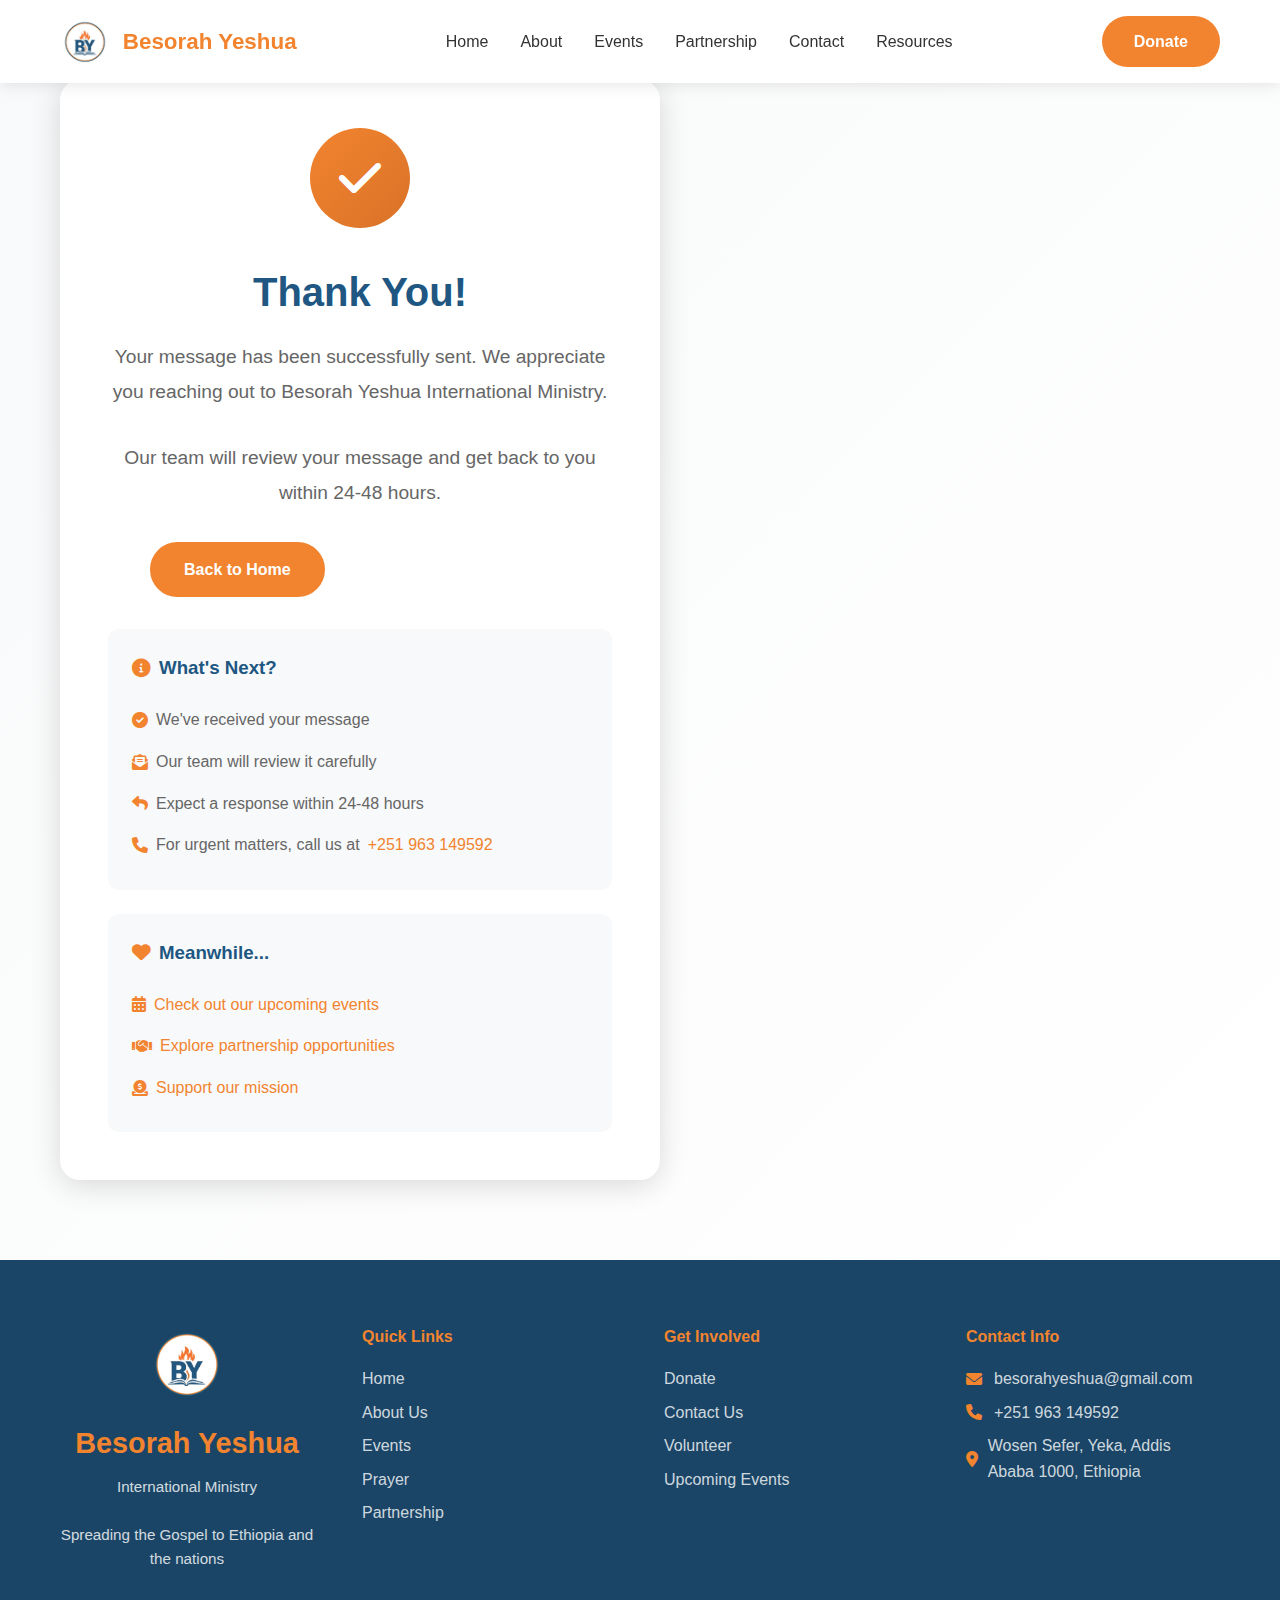
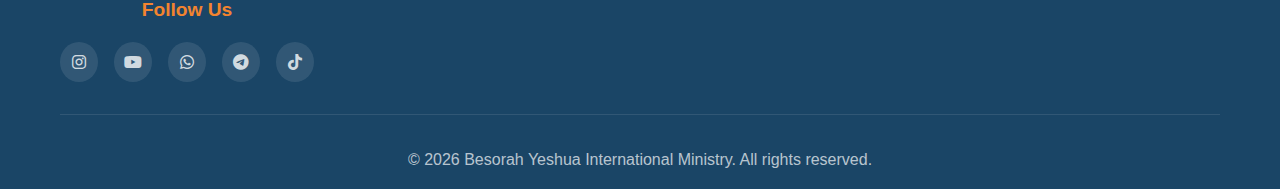
<file: thank-you.html>
<!DOCTYPE html>
<html lang="en">
<head>
    <meta charset="UTF-8">
    <meta name="viewport" content="width=device-width, initial-scale=1.0">
    <meta name="description" content="Thank you for contacting Besorah Yeshua International Ministry.">
    <title>Thank You - Besorah Yeshua International Ministry</title>
    <link rel="stylesheet" href="styles/style.css">
    <link href="https://cdnjs.cloudflare.com/ajax/libs/font-awesome/6.0.0/css/all.min.css" rel="stylesheet">
    
    <link rel="icon" type="image/x-icon" href="images/favicon.ico">
    <link rel="apple-touch-icon" sizes="180x180" href="images/apple-touch-icon.png">
    <link rel="icon" type="image/png" sizes="32x32" href="images/favicon-32x32.png">
    <link rel="icon" type="image/png" sizes="16x16" href="images/favicon-16x16.png">
    <style>
        .thank-you-section {
            min-height: 70vh;
            display: flex;
            align-items: center;
            justify-content: center;
            padding: 5rem 0;
            background: linear-gradient(135deg, var(--light-bg) 0%, #ffffff 100%);
        }

        .thank-you-content {
            text-align: center;
            max-width: 600px;
            padding: 3rem;
            background: var(--white);
            border-radius: 20px;
            box-shadow: var(--shadow-lg);
            animation: fadeInUp 0.6s ease;
        }

        @keyframes fadeInUp {
            from {
                opacity: 0;
                transform: translateY(30px);
            }
            to {
                opacity: 1;
                transform: translateY(0);
            }
        }

        .thank-you-icon {
            width: 100px;
            height: 100px;
            background: linear-gradient(135deg, var(--secondary-color), var(--dark-orange));
            border-radius: 50%;
            display: flex;
            align-items: center;
            justify-content: center;
            margin: 0 auto 2rem;
            animation: scaleIn 0.5s ease;
        }

        .thank-you-icon i {
            font-size: 3rem;
            color: var(--white);
        }

        @keyframes scaleIn {
            from {
                transform: scale(0);
                opacity: 0;
            }
            to {
                transform: scale(1);
                opacity: 1;
            }
        }

        .thank-you-content h1 {
            color: var(--primary-color);
            font-size: 2.5rem;
            margin-bottom: 1rem;
        }

        .thank-you-content p {
            color: var(--text-light);
            font-size: 1.2rem;
            line-height: 1.8;
            margin-bottom: 2rem;
        }

        .thank-you-actions {
            display: flex;
            gap: 1rem;
            justify-content: center;
            flex-wrap: wrap;
        }

        .info-box {
            background: var(--light-bg);
            padding: 1.5rem;
            border-radius: 10px;
            margin-top: 2rem;
            text-align: left;
        }

        .info-box h3 {
            color: var(--primary-color);
            margin-bottom: 1rem;
            display: flex;
            align-items: center;
            gap: 0.5rem;
        }

        .info-box ul {
            list-style: none;
            padding: 0;
        }

        .info-box li {
            padding: 0.5rem 0;
            color: var(--text-light);
            display: flex;
            align-items: center;
            gap: 0.5rem;
        }

        .info-box i {
            color: var(--secondary-color);
        }

        .info-box a {
            color: var(--secondary-color);
            text-decoration: none;
        }

        .info-box a:hover {
            text-decoration: underline;
        }

        .event-details-box {
            background: linear-gradient(135deg, #eff6ff 0%, #dbeafe 100%);
            border-left: 4px solid var(--secondary-color);
            padding: 1.5rem;
            border-radius: 10px;
            margin-top: 2rem;
            text-align: left;
        }

        .event-details-box h3 {
            color: var(--primary-color);
            margin-bottom: 1rem;
            font-size: 1.3rem;
        }

        .event-detail-item {
            display: flex;
            align-items: flex-start;
            gap: 0.8rem;
            margin-bottom: 0.8rem;
            color: var(--text-dark);
        }

        .event-detail-item i {
            color: var(--secondary-color);
            margin-top: 0.2rem;
        }

        .event-detail-item strong {
            color: var(--primary-color);
            min-width: 80px;
        }

        .highlight-text {
            color: var(--secondary-color);
            font-weight: 600;
        }

        /* Different content sections - hidden by default */
        .content-general,
        .content-event {
            display: none;
        }

        .content-general.active,
        .content-event.active {
            display: block;
        }

        @media (max-width: 768px) {
            .thank-you-content {
                padding: 2rem 1.5rem;
            }

            .thank-you-content h1 {
                font-size: 2rem;
            }

            .thank-you-content p {
                font-size: 1rem;
            }
        }
    </style>
</head>
<body>
    <!-- Header -->
    <header>
        <nav class="navbar">
            <div class="nav-container">
                <div class="nav-logo">
                    <a href="index.html">
                        <img src="images/logo.png" alt="Besorah Yeshua International Ministry" class="logo">
                        <span class="logo-text">Besorah Yeshua</span>
                    </a>
                </div>               
                <ul class="nav-menu">
                    <li class="nav-item">
                        <a href="index.html" class="nav-link">Home</a>
                    </li>
                    <li class="nav-item">
                        <a href="about.html" class="nav-link">About</a>
                    </li>
                    <li class="nav-item">
                        <a href="events.html" class="nav-link">Events</a>
                    </li>
                    <li class="nav-item">
                        <a href="partnership.html" class="nav-link">Partnership</a>
                    </li>
                    <li class="nav-item">
                        <a href="contact.html" class="nav-link">Contact</a>
                    </li>
                                        
                    <li class="nav-item">
                        <a href="resources.html" class="nav-link active">Resources</a>
                    </li>
                </ul>
                <a href="donate.html" class="btn btn-donate">Donate</a>
                <div class="hamburger">
                    <span class="bar"></span>
                    <span class="bar"></span>
                    <span class="bar"></span>
                </div>
            </div>
        </nav>
    </header>

    <!-- Thank You Section -->
    <section class="thank-you-section">
        <div class="container">
            <div class="thank-you-content">
                <div class="thank-you-icon">
                    <i class="fas fa-check"></i>
                </div>

                <!-- General Contact Content -->
                <div class="content-general">
                    <h1>Thank You!</h1>
                    <p>Your message has been successfully sent. We appreciate you reaching out to Besorah Yeshua International Ministry.</p>
                    <p>Our team will review your message and get back to you within 24-48 hours.</p>

                    <div class="thank-you-actions">
                        <a href="index.html" class="btn btn-primary">Back to Home</a>
                        <a href="about.html" class="btn btn-secondary">Learn More About Us</a>
                    </div>

                    <div class="info-box">
                        <h3><i class="fas fa-info-circle"></i> What's Next?</h3>
                        <ul>
                            <li><i class="fas fa-check-circle"></i> We've received your message</li>
                            <li><i class="fas fa-envelope-open-text"></i> Our team will review it carefully</li>
                            <li><i class="fas fa-reply"></i> Expect a response within 24-48 hours</li>
                            <li><i class="fas fa-phone"></i> For urgent matters, call us at <a href="tel:+251963149592">+251 963 149592</a></li>
                        </ul>
                    </div>

                    <div class="info-box" style="margin-top: 1.5rem;">
                        <h3><i class="fas fa-heart"></i> Meanwhile...</h3>
                        <ul>
                            <li><i class="fas fa-calendar-alt"></i> <a href="events.html">Check out our upcoming events</a></li>
                            <li><i class="fas fa-handshake"></i> <a href="partnership.html">Explore partnership opportunities</a></li>
                            <li><i class="fas fa-donate"></i> <a href="donate.html">Support our mission</a></li>
                        </ul>
                    </div>
                </div>

                <!-- Event Registration Content -->
                <div class="content-event">
                    <h1>Registration Confirmed! 🎉</h1>
                    <p>Thank you for registering! We're excited to have you join us for this transformative event.</p>
                    <p>A confirmation email with event details will be sent to you shortly.</p>

                    <!-- Event Details (dynamically filled) -->
                    <div class="event-details-box" id="eventDetailsBox">
                        <h3><i class="fas fa-calendar-check"></i> Your Event Registration</h3>
                        <div class="event-detail-item">
                            <i class="fas fa-tag"></i>
                            <div>
                                <strong>Event:</strong>
                                <span id="eventNameDisplay" class="highlight-text"></span>
                            </div>
                        </div>
                        <div class="event-detail-item">
                            <i class="fas fa-calendar-alt"></i>
                            <div>
                                <strong>Date:</strong>
                                <span id="eventDateDisplay"></span>
                            </div>
                        </div>
                        <div class="event-detail-item">
                            <i class="fas fa-map-marker-alt"></i>
                            <div>
                                <strong>Location:</strong>
                                <span id="eventLocationDisplay"></span>
                            </div>
                        </div>
                    </div>

                    <div class="thank-you-actions">
                        <a href="events.html" class="btn btn-primary">View All Events</a>
                        <a href="index.html" class="btn btn-secondary">Back to Home</a>
                    </div>

                    <div class="info-box">
                        <h3><i class="fas fa-info-circle"></i> What Happens Next?</h3>
                        <ul>
                            <li><i class="fas fa-check-circle"></i> Your registration has been confirmed</li>
                            <li><i class="fas fa-envelope"></i> Check your email for detailed event information</li>
                            <li><i class="fas fa-bell"></i> We'll send you a reminder 3 days before the event</li>
                            <li><i class="fas fa-phone"></i> Questions? Call us at <a href="tel:+251963149592">+251 963 149592</a></li>
                        </ul>
                    </div>

                    <div class="info-box" style="margin-top: 1.5rem;">
                        <h3><i class="fas fa-calendar-plus"></i> Prepare for the Event</h3>
                        <ul>
                            <li><i class="fas fa-pray"></i> Join us in prayer for the event</li>
                            <li><i class="fas fa-share-alt"></i> Invite friends and family</li>
                            <li><i class="fas fa-book-open"></i> Bring your Bible and notebook</li>
                            <li><i class="fas fa-heart"></i> <a href="donate.html">Support the ministry</a></li>
                        </ul>
                    </div>
                </div>
            </div>
        </div>
    </section>

    <!-- Footer -->
    <footer>
        <div class="container">
            <div class="footer-content">
<div class="footer-section">
    <img src="images/logo.png" alt="Besorah Yeshua International Ministry" class="footer-logo">
    <span class="footer-site-name">Besorah Yeshua</span>
    <p class="footer-tagline">International Ministry</p>
    <p class="footer-tagline">Spreading the Gospel to Ethiopia and the nations</p>
    <span class="follow-us">Follow Us</span>
    <div class="social-links">
        <a href="https://www.instagram.com/byministry_et" aria-label="Instagram" target="_blank" rel="noopener noreferrer">
            <i class="fab fa-instagram"></i>
        </a>
        <a href="https://youtube.com/@byministry_et" aria-label="YouTube" target="_blank" rel="noopener noreferrer">
            <i class="fab fa-youtube"></i>
        </a>
        <a href="https://chat.whatsapp.com/CzuJYpQ0SoM7IjGLnKSGlP" aria-label="WhatsApp Group" target="_blank" rel="noopener noreferrer">
            <i class="fab fa-whatsapp"></i>
        </a>
        <a href="https://t.me/byministry" aria-label="Telegram" target="_blank" rel="noopener noreferrer">
            <i class="fab fa-telegram"></i>
        </a>
        <a href="https://tiktok.com/@besorah.yeshua" aria-label="TikTok" target="_blank" rel="noopener noreferrer">
            <i class="fab fa-tiktok"></i>
        </a>
    </div>
</div>
                <div class="footer-section">
                    <h4>Quick Links</h4>
                    <ul>
                        <li><a href="index.html">Home</a></li>
                        <li><a href="about.html">About Us</a></li>
                        <li><a href="events.html">Events</a></li>
                                                <li><a href="prayer.html">Prayer</a></li>

                        <li><a href="partnership.html">Partnership</a></li>
                    </ul>
                </div>
                <div class="footer-section">
                    <h4>Get Involved</h4>
                    <ul>
                        <li><a href="donate.html">Donate</a></li>
                        <li><a href="contact.html">Contact Us</a></li>
                        <li><a href="partnership.html">Volunteer</a></li>
                        <li><a href="events.html">Upcoming Events</a></li>
                    </ul>
                </div>
                <div class="footer-section">
                    <h4>Contact Info</h4>
                    <ul class="contact-info">
                        <li><i class="fas fa-envelope"></i> besorahyeshua@gmail.com</li>
                        <li><i class="fas fa-phone"></i> +251 963 149592</li>
                        <li><i class="fas fa-map-marker-alt"></i> Wosen Sefer, Yeka, Addis Ababa 1000, Ethiopia</li>
                    </ul>
                </div>           
             </div>
            <div class="footer-bottom">
               <p>© 2024 Besorah Yeshua International Ministry. All rights reserved.</p>
            </div>
        </div>
    </footer>

    <script src="scripts/main.js"></script>
    <script>
        // Dynamic content display based on form type
        document.addEventListener('DOMContentLoaded', function() {
            // Get URL parameters
            const urlParams = new URLSearchParams(window.location.search);
            const formType = urlParams.get('form') || 'general';
            
            // Get event details from URL or sessionStorage
            const eventName = urlParams.get('event') || sessionStorage.getItem('eventName');
            const eventDate = urlParams.get('date') || sessionStorage.getItem('eventDate');
            const eventLocation = urlParams.get('location') || sessionStorage.getItem('eventLocation');
            
            // Determine which content to show
            if (formType === 'event' || eventName) {
                // Show event registration content
                document.querySelector('.content-event').classList.add('active');
                
                // Fill in event details if available
                if (eventName) {
                    document.getElementById('eventNameDisplay').textContent = eventName;
                }
                if (eventDate) {
                    document.getElementById('eventDateDisplay').textContent = eventDate;
                }
                if (eventLocation) {
                    document.getElementById('eventLocationDisplay').textContent = eventLocation;
                }
                
                // Clear sessionStorage
                sessionStorage.removeItem('eventName');
                sessionStorage.removeItem('eventDate');
                sessionStorage.removeItem('eventLocation');
            } else {
                // Show general contact content
                document.querySelector('.content-general').classList.add('active');
            }
        });
    </script>
</body>
</html>
</file>
<file: styles/style.css>
/* ===================================
   BESORAH YESHUA MINISTRY - MAIN STYLES
   Brand Colors: #205782 (Blue), #f2842f (Orange)
   =================================== */

/* Reset and Base */
* {
    margin: 0;
    padding: 0;
    box-sizing: border-box;
}

:root {
    --primary-color: #205782;
    --secondary-color: #f2842f;
    --dark-blue: #1a4566;
    --light-blue: #2d6fa0;
    --dark-orange: #d97228;
    --light-orange: #ff9447;
    --text-dark: #333;
    --text-light: #666;
    --white: #ffffff;
    --light-bg: #f8f9fa;
    --border-color: #e0e0e0;
    --shadow: 0 2px 15px rgba(0,0,0,0.1);
    --shadow-lg: 0 5px 30px rgba(0,0,0,0.15);
}

html {
    scroll-behavior: smooth;
}

body {
    font-family: 'Segoe UI', Tahoma, Geneva, Verdana, sans-serif;
    line-height: 1.6;
    color: var(--text-dark);
    overflow-x: hidden;
}

.container {
    max-width: 1200px;
    margin: 0 auto;
    padding: 0 20px;
}

/* ===================================
   NAVIGATION
   =================================== */

header {
    position: fixed;
    width: 100%;
    top: 0;
    z-index: 1000;
    background: var(--white);
    box-shadow: var(--shadow);
}

.navbar {
    padding: 0;
}

.nav-container {
    max-width: 1200px;
    margin: 0 auto;
    padding: 1rem 20px;
    display: flex;
    justify-content: space-between;
    align-items: center;
    gap: 2rem;
}

/* ===================================
   LOGO STYLES - CIRCULAR LOGO WITH TEXT
   =================================== */

/* Logo container */
.nav-logo a {
    display: flex;
    align-items: center;
    gap: 0.8rem;
    text-decoration: none;
    transition: all 0.3s ease;
}

/* Circular logo image */
.logo {
    height: 50px;
    width: 50px;
    border-radius: 50%;
    object-fit: cover;
    transition: all 0.3s ease;
}

/* Logo text styling */
.logo-text {
    font-size: 1.4rem;
    font-weight: bold;
    color: #f2842f; /* Orange color */
    display: block !important; /* Ensure it's visible */
    transition: color 0.3s ease;
}

/* Logo hover effects */
.nav-logo:hover .logo {
    transform: scale(1.05);
}

.nav-logo:hover .logo-text {
    color: var(--dark-orange); /* Slightly darker orange on hover */
}

/* Footer logo styling */
.footer-logo {
    height: 80px;
    width: 80px;
    border-radius: 50%;
    object-fit: cover;
    margin-bottom: 1rem;
    display: block;
}

/* Footer site name styling */
.footer-site-name {
    font-size: 1.8rem;
    font-weight: bold;
    color: #f2842f; /* Orange color */
    margin-bottom: 0.5rem;
    display: block;
}

/* Footer tagline styling */
.footer-tagline {
    opacity: 0.8;
    font-size: 1rem;
    margin-bottom: 1.5rem;
    color: var(--white);
}

/* Follow Us text styling */
.follow-us {
    color: #f2842f; /* Orange color */
    font-size: 1.2rem;
    font-weight: 600;
    margin-bottom: 1rem;
    display: block;
}

/* Footer section specific styling */
.footer-section:first-child {
    text-align: center;
}

.footer-section:first-child .footer-logo {
    margin: 0 auto 1rem auto;
}

/* Social links container */
.social-links {
    display: flex;
    gap: 1rem;
    justify-content: center;
}

.social-links a {
    width: 40px;
    height: 40px;
    background: rgba(255,255,255,0.1);
    border-radius: 50%;
    display: flex;
    align-items: center;
    justify-content: center;
    transition: all 0.3s;
}

.social-links a:hover {
    background: var(--secondary-color);
    transform: translateY(-3px);
}

/* Responsive logo sizing */
@media (max-width: 768px) {
    .logo {
        height: 45px;
        width: 45px;
    }
    
    .logo-text {
        font-size: 1.2rem;
    }
    
    .footer-logo {
        height: 70px;
        width: 70px;
    }
    
    .footer-site-name {
        font-size: 1.6rem;
    }
    
    .follow-us {
        font-size: 1.1rem;
    }
}

@media (max-width: 640px) {
    .logo {
        height: 40px;
        width: 40px;
    }
    
    .logo-text {
        font-size: 1.1rem;
    }
    
    .nav-logo a {
        gap: 0.6rem;
    }
    
    .footer-logo {
        height: 60px;
        width: 60px;
    }
    
    .footer-site-name {
        font-size: 1.4rem;
    }
    
    .follow-us {
        font-size: 1rem;
    }
}

@media (max-width: 480px) {
    .logo-text {
        font-size: 1rem;
    }
    
    .footer-logo {
        height: 50px;
        width: 50px;
    }
    
    .footer-site-name {
        font-size: 1.2rem;
    }
    
    .follow-us {
        font-size: 0.9rem;
    }
    
    .social-links {
        gap: 0.8rem;
    }
    
    .social-links a {
        width: 35px;
        height: 35px;
    }
}

.nav-menu {
    display: flex;
    list-style: none;
    gap: 2rem;
    margin: 0;
    align-items: center;
}

.nav-link {
    color: var(--text-dark);
    text-decoration: none;
    font-weight: 500;
    transition: color 0.3s;
    position: relative;
}

.nav-link::after {
    content: '';
    position: absolute;
    bottom: -5px;
    left: 0;
    width: 0;
    height: 2px;
    background: var(--secondary-color);
    transition: width 0.3s;
}

.nav-link:hover::after,
.nav-link.active::after {
    width: 100%;
}

.nav-link:hover,
.nav-link.active {
    color: var(--primary-color);
}

.btn-donate {
    background: var(--secondary-color);
    color: var(--white);
    padding: 0.6rem 1.5rem;
    border-radius: 25px;
    text-decoration: none;
    font-weight: 600;
    transition: all 0.3s;
    border: 2px solid var(--secondary-color);
}

.btn-donate:hover {
    background: var(--dark-orange);
    border-color: var(--dark-orange);
    transform: translateY(-2px);
    box-shadow: 0 4px 12px rgba(242, 132, 47, 0.3);
}

/* Hamburger Menu */
.hamburger {
    display: none;
    flex-direction: column;
    cursor: pointer;
    z-index: 1001;
}

.bar {
    width: 25px;
    height: 3px;
    background: var(--primary-color);
    margin: 3px 0;
    transition: 0.3s;
}

/* ===================================
   HERO SECTION
   =================================== */

.hero {
    min-height: 100vh;
    background: linear-gradient(135deg, var(--dark-blue) 0%, var(--primary-color) 50%, var(--light-blue) 100%);
    display: flex;
    align-items: center;
    justify-content: center;
    text-align: center;
    position: relative;
    overflow: hidden;
    padding-top: 80px;
}

.hero::before {
    content: '';
    position: absolute;
    top: 0;
    left: 0;
    right: 0;
    bottom: 0;
    background: url('data:image/svg+xml,<svg xmlns="http://www.w3.org/2000/svg" viewBox="0 0 100 100"><path d="M50,10 L55,35 L75,35 L60,50 L65,75 L50,60 L35,75 L40,50 L25,35 L45,35 Z" fill="white" opacity="0.03"/></svg>');
    background-size: 150px;
    animation: float 30s infinite linear;
}

@keyframes float {
    0% { transform: translateY(0) rotate(0deg); }
    100% { transform: translateY(-100%) rotate(360deg); }
}

.hero-overlay {
    position: absolute;
    top: 0;
    left: 0;
    right: 0;
    bottom: 0;
    background: rgba(0,0,0,0.2);
}

.hero-content {
    position: relative;
    z-index: 2;
    color: var(--white);
    max-width: 800px;
    padding: 2rem;
}

.hero-content h1 {
    font-size: 3.5rem;
    margin-bottom: 1rem;
    font-weight: 700;
    text-shadow: 2px 2px 4px rgba(0,0,0,0.3);
}

.hero-content p {
    font-size: 1.3rem;
    margin-bottom: 2rem;
    opacity: 0.95;
}

.hero-buttons {
    display: flex;
    gap: 1rem;
    justify-content: center;
    flex-wrap: wrap;
}

.hero-scroll {
    position: absolute;
    bottom: 30px;
    left: 50%;
    transform: translateX(-50%);
    z-index: 2;
    animation: bounce 2s infinite;
}

.hero-scroll i {
    font-size: 2rem;
    color: var(--white);
    opacity: 0.7;
}

@keyframes bounce {
    0%, 20%, 50%, 80%, 100% { transform: translateX(-50%) translateY(0); }
    40% { transform: translateX(-50%) translateY(-10px); }
    60% { transform: translateX(-50%) translateY(-5px); }
}

/* Fade-in animations */
.fade-in {
    animation: fadeIn 1s ease-in;
}

.fade-in-delay {
    animation: fadeIn 1s ease-in 0.3s backwards;
}

.fade-in-delay-2 {
    animation: fadeIn 1s ease-in 0.6s backwards;
}

@keyframes fadeIn {
    from { opacity: 0; transform: translateY(20px); }
    to { opacity: 1; transform: translateY(0); }
}

/* ===================================
   BUTTONS
   =================================== */

.btn {
    display: inline-block;
    padding: 0.8rem 2rem;
    text-decoration: none;
    border-radius: 30px;
    font-weight: 600;
    transition: all 0.3s;
    border: none;
    cursor: pointer;
    font-size: 1rem;
}

.btn-primary {
    background: var(--secondary-color);
    color: var(--white);
    border: 2px solid var(--secondary-color);
}

.btn-primary:hover {
    background: var(--dark-orange);
    border-color: var(--dark-orange);
    transform: translateY(-2px);
    box-shadow: 0 5px 15px rgba(242, 132, 47, 0.3);
}

.btn-secondary {
    background: transparent;
    color: var(--white);
    border: 2px solid var(--white);
}

.btn-secondary:hover {
    background: var(--white);
    color: var(--primary-color);
    transform: translateY(-2px);
}

.btn-light {
    background: var(--white);
    color: var(--primary-color);
    border: 2px solid var(--white);
}

.btn-light:hover {
    background: transparent;
    color: var(--white);
}

.btn-outline {
    background: transparent;
    color: var(--primary-color);
    border: 2px solid var(--primary-color);
}

.btn-outline:hover {
    background: var(--primary-color);
    color: var(--white);
}

.btn-sm {
    padding: 0.5rem 1.2rem;
    font-size: 0.9rem;
}

/* ===================================
   STATS BAR
   =================================== */

.stats-bar {
    background: linear-gradient(135deg, var(--primary-color), var(--dark-blue));
    padding: 3rem 0;
    color: var(--white);
}

.stats-grid {
    display: grid;
    grid-template-columns: repeat(auto-fit, minmax(200px, 1fr));
    gap: 2rem;
}

.stat-item {
    display: flex;
    align-items: center;
    gap: 1rem;
    padding: 1rem;
    background: rgba(255,255,255,0.1);
    border-radius: 15px;
    backdrop-filter: blur(10px);
    transition: transform 0.3s;
}

.stat-item:hover {
    transform: translateY(-5px);
    background: rgba(255,255,255,0.15);
}

.stat-item i {
    font-size: 2.5rem;
    color: var(--secondary-color);
}

.stat-content {
    display: flex;
    flex-direction: column;
}

.stat-number {
    font-size: 2rem;
    font-weight: bold;
    color: var(--white);
}

.stat-label {
    font-size: 0.9rem;
    opacity: 0.9;
}

/* Compact Stats */
.stats-grid-compact {
    display: grid;
    grid-template-columns: repeat(auto-fit, minmax(200px, 1fr));
    gap: 1.5rem;
}

.stat-compact {
    text-align: center;
    padding: 1.5rem;
    background: var(--white);
    border-radius: 15px;
    box-shadow: var(--shadow);
    transition: transform 0.3s;
}

.stat-compact:hover {
    transform: translateY(-5px);
    box-shadow: var(--shadow-lg);
}

.stat-compact i {
    font-size: 2rem;
    color: var(--secondary-color);
    margin-bottom: 0.5rem;
}

.stat-compact .number {
    display: block;
    font-size: 2rem;
    font-weight: bold;
    color: var(--primary-color);
    margin: 0.5rem 0;
}

.stat-compact .label {
    display: block;
    color: var(--text-light);
    font-size: 0.9rem;
}

/* ===================================
   SECTIONS
   =================================== */

section {
    padding: 5rem 0;
}

.section-header {
    text-align: center;
    margin-bottom: 3rem;
}

.section-header h2 {
    font-size: 2.5rem;
    color: var(--primary-color);
    margin-bottom: 1rem;
    position: relative;
    display: inline-block;
}

.section-header h2::after {
    content: '';
    position: absolute;
    bottom: -10px;
    left: 50%;
    transform: translateX(-50%);
    width: 60px;
    height: 3px;
    background: var(--secondary-color);
    border-radius: 2px;
}

.section-header p {
    color: var(--text-light);
    font-size: 1.1rem;
    max-width: 600px;
    margin: 1rem auto 0;
}

/* ===================================
   PAGE HEADER
   =================================== */

.page-header {
    background: linear-gradient(135deg, var(--dark-blue), var(--primary-color));
    color: var(--white);
    padding: 150px 0 80px;
    text-align: center;
    position: relative;
    overflow: hidden;
}

.page-header::before {
    content: '';
    position: absolute;
    top: 0;
    left: 0;
    right: 0;
    bottom: 0;
    background: url('data:image/svg+xml,<svg xmlns="http://www.w3.org/2000/svg" viewBox="0 0 100 100"><circle cx="50" cy="50" r="40" fill="white" opacity="0.03"/></svg>');
    background-size: 100px;
}

.page-header h1 {
    font-size: 3rem;
    margin-bottom: 1rem;
    position: relative;
    z-index: 1;
}

.page-header p {
    font-size: 1.2rem;
    opacity: 0.9;
    position: relative;
    z-index: 1;
}

/* ===================================
   MISSION SECTION
   =================================== */

.mission {
    background: var(--light-bg);
}

.mission-grid {
    display: grid;
    grid-template-columns: repeat(auto-fit, minmax(300px, 1fr));
    gap: 2rem;
}

.mission-card {
    background: var(--white);
    padding: 2.5rem;
    border-radius: 15px;
    text-align: center;
    box-shadow: var(--shadow);
    transition: all 0.3s;
    position: relative;
    overflow: hidden;
}

.mission-card::before {
    content: '';
    position: absolute;
    top: 0;
    left: 0;
    right: 0;
    height: 4px;
    background: linear-gradient(90deg, var(--secondary-color), var(--primary-color));
}

.mission-card:hover {
    transform: translateY(-10px);
    box-shadow: var(--shadow-lg);
}

.card-icon {
    width: 80px;
    height: 80px;
    background: linear-gradient(135deg, var(--secondary-color), var(--dark-orange));
    border-radius: 50%;
    display: flex;
    align-items: center;
    justify-content: center;
    margin: 0 auto 1.5rem;
    color: var(--white);
    font-size: 2rem;
    box-shadow: 0 5px 20px rgba(242, 132, 47, 0.3);
}

.mission-card h3 {
    color: var(--primary-color);
    margin-bottom: 1rem;
    font-size: 1.5rem;
}

.mission-card p {
    color: var(--text-light);
    line-height: 1.7;
}

/* ===================================
   CTA SECTIONS
   =================================== */

.cta-section {
    padding: 4rem 0;
    position: relative;
    overflow: hidden;
}

.cta-events {
    background: linear-gradient(135deg, #9C27B0 0%, #7B1FA2 100%);
    color: var(--white);
}

.cta-partnership {
    background: linear-gradient(135deg, #4CAF50 0%, #2E7D32 100%);
    color: var(--white);
}

.cta-full {
    background: linear-gradient(135deg, var(--primary-color), var(--dark-blue));
    color: var(--white);
    text-align: center;
}

.cta-content {
    display: flex;
    align-items: center;
    gap: 2rem;
    flex-wrap: wrap;
    justify-content: space-between;
}

.cta-icon {
    font-size: 4rem;
    opacity: 0.9;
}

.cta-text {
    flex: 1;
    min-width: 250px;
}

.cta-text h2 {
    font-size: 2rem;
    margin-bottom: 0.5rem;
}

.cta-text p {
    font-size: 1.1rem;
    opacity: 0.9;
}

.cta-full h2 {
    font-size: 2.5rem;
    margin-bottom: 1rem;
}

.cta-full p {
    font-size: 1.2rem;
    margin-bottom: 2rem;
    opacity: 0.9;
}

.cta-buttons {
    display: flex;
    gap: 1rem;
    justify-content: center;
    flex-wrap: wrap;
}

/* ===================================
   SCRIPTURE SECTION
   =================================== */

.scripture {
    background: linear-gradient(135deg, var(--dark-blue), var(--primary-color));
    color: var(--white);
    padding: 5rem 0;
    text-align: center;
}

.scripture blockquote {
    position: relative;
    max-width: 800px;
    margin: 0 auto;
    padding: 2rem;
}

.scripture i {
    font-size: 2rem;
    opacity: 0.3;
    margin-bottom: 1rem;
}

.scripture p {
    font-size: 1.5rem;
    font-style: italic;
    line-height: 1.8;
    margin-bottom: 1rem;
}

.scripture cite {
    font-size: 1.1rem;
    opacity: 0.9;
    font-style: normal;
}

/* ===================================
   ABOUT PAGE
   =================================== */

.about-story {
    padding: 5rem 0;
}

.story-grid {
    display: grid;
    grid-template-columns: 1fr 1fr;
    gap: 4rem;
    align-items: center;
}

.story-image {
    border-radius: 15px;
    overflow: hidden;
    box-shadow: var(--shadow-lg);
}

.story-content h2 {
    color: var(--primary-color);
    font-size: 2.5rem;
    margin-bottom: 1.5rem;
}

.story-content p {
    color: var(--text-light);
    line-height: 1.8;
    margin-bottom: 1.5rem;
    font-size: 1.1rem;
}

.image-placeholder {
    background: linear-gradient(135deg, var(--primary-color), var(--light-blue));
    min-height: 400px;
    display: flex;
    flex-direction: column;
    align-items: center;
    justify-content: center;
    color: var(--white);
    text-align: center;
    padding: 3rem;
}

.image-placeholder i {
    font-size: 5rem;
    margin-bottom: 1rem;
    opacity: 0.7;
}

.image-placeholder p {
    font-size: 1.5rem;
    font-weight: 500;
}

/* MVV Section */
.mvv-section {
    background: var(--light-bg);
}

.mvv-grid {
    display: grid;
    grid-template-columns: repeat(auto-fit, minmax(300px, 1fr));
    gap: 2rem;
}

.mvv-card {
    background: var(--white);
    padding: 2.5rem;
    border-radius: 15px;
    box-shadow: var(--shadow);
    text-align: center;
    transition: transform 0.3s;
}

.mvv-card:hover {
    transform: translateY(-10px);
    box-shadow: var(--shadow-lg);
}

.mvv-icon {
    width: 70px;
    height: 70px;
    background: linear-gradient(135deg, var(--secondary-color), var(--dark-orange));
    border-radius: 50%;
    display: flex;
    align-items: center;
    justify-content: center;
    margin: 0 auto 1.5rem;
    color: var(--white);
    font-size: 2rem;
}

.mvv-card h3 {
    color: var(--primary-color);
    margin-bottom: 1rem;
    font-size: 1.4rem;
}

.mvv-card p {
    color: var(--text-light);
    line-height: 1.7;
}

/* Impact Section */
.impact-section {
    background: linear-gradient(135deg, var(--dark-blue), var(--primary-color));
    color: var(--white);
}

.impact-grid {
    display: grid;
    grid-template-columns: repeat(auto-fit, minmax(200px, 1fr));
    gap: 2rem;
}

.impact-card {
    text-align: center;
    padding: 2rem;
    background: rgba(255,255,255,0.1);
    border-radius: 15px;
    backdrop-filter: blur(10px);
    transition: all 0.3s;
}

.impact-card:hover {
    background: rgba(255,255,255,0.15);
    transform: translateY(-5px);
}

.impact-card i {
    font-size: 3rem;
    color: var(--secondary-color);
    margin-bottom: 1rem;
}

.impact-number {
    display: block;
    font-size: 3rem;
    font-weight: bold;
    margin-bottom: 0.5rem;
}

.impact-label {
    font-size: 1.1rem;
    opacity: 0.9;
}

/* Ministry Areas */
.ministry-areas {
    background: var(--light-bg);
}

.areas-grid {
    display: grid;
    grid-template-columns: repeat(auto-fit, minmax(250px, 1fr));
    gap: 1.5rem;
}

.area-card {
    background: var(--white);
    padding: 2rem;
    border-radius: 15px;
    box-shadow: var(--shadow);
    transition: all 0.3s;
    border-left: 4px solid var(--secondary-color);
}

.area-card:hover {
    transform: translateX(5px);
    box-shadow: var(--shadow-lg);
}

.area-card h3 {
    color: var(--primary-color);
    margin-bottom: 1rem;
    display: flex;
    align-items: center;
    gap: 0.5rem;
}

.area-card i {
    color: var(--secondary-color);
}

.area-card p {
    color: var(--text-light);
}

/* ===================================
   EVENTS PAGE
   =================================== */

.event-stats {
    background: linear-gradient(135deg, #9C27B0, #7B1FA2);
    padding: 3rem 0;
    color: var(--white);
}

.event-filters {
    background: var(--white);
    padding: 2rem 0;
    box-shadow: 0 2px 10px rgba(0,0,0,0.05);
    position: sticky;
    top: 80px;
    z-index: 100;
}

.event-filters .container {
    display: flex;
    gap: 1rem;
    justify-content: center;
    flex-wrap: wrap;
}

.filter-btn {
    padding: 0.6rem 1.5rem;
    background: var(--white);
    border: 2px solid var(--border-color);
    border-radius: 25px;
    cursor: pointer;
    transition: all 0.3s;
    font-weight: 500;
    color: var(--text-dark);
}

.filter-btn.active,
.filter-btn:hover {
    background: var(--secondary-color);
    color: var(--white);
    border-color: var(--secondary-color);
    transform: translateY(-2px);
}

.events-section {
    background: var(--light-bg);
}

.events-grid {
    display: grid;
    grid-template-columns: repeat(auto-fill, minmax(350px, 1fr));
    gap: 2rem;
}

.event-card {
    background: var(--white);
    border-radius: 15px;
    overflow: hidden;
    box-shadow: var(--shadow);
    transition: all 0.3s;
    position: relative;
}

.event-card:hover {
    transform: translateY(-10px);
    box-shadow: var(--shadow-lg);
}

.event-badge {
    position: absolute;
    top: 15px;
    right: 15px;
    background: linear-gradient(135deg, var(--secondary-color), var(--dark-orange));
    color: var(--white);
    padding: 0.4rem 1rem;
    border-radius: 20px;
    font-size: 0.85rem;
    font-weight: 600;
    z-index: 2;
}

.event-header {
    display: flex;
    gap: 1.5rem;
    padding: 2rem;
    background: linear-gradient(135deg, var(--primary-color), var(--light-blue));
    color: var(--white);
}

.event-date-box {
    background: rgba(255,255,255,0.2);
    padding: 1rem;
    border-radius: 10px;
    text-align: center;
    min-width: 70px;
    backdrop-filter: blur(10px);
}

.event-date-box .month {
    display: block;
    font-size: 0.9rem;
    font-weight: 600;
    opacity: 0.9;
}

.event-date-box .day {
    display: block;
    font-size: 2rem;
    font-weight: bold;
    line-height: 1;
}

.event-meta h3 {
    margin-bottom: 0.5rem;
    font-size: 1.3rem;
}

.event-location {
    opacity: 0.9;
    font-size: 0.9rem;
}

.event-body {
    padding: 2rem;
}

.event-body p {
    color: var(--text-light);
    margin-bottom: 1rem;
    line-height: 1.6;
}

.event-details {
    display: flex;
    gap: 1.5rem;
    font-size: 0.9rem;
    color: var(--text-light);
}

.event-details span {
    display: flex;
    align-items: center;
    gap: 0.5rem;
}

.event-details i {
    color: var(--secondary-color);
}

.event-footer {
    padding: 0 2rem 2rem;
}

/* ===================================
   PARTNERSHIP PAGE - CORRECTED
   =================================== */

.partnership-stats {
    background: linear-gradient(135deg, #4CAF50, #2E7D32);
    padding: 3rem 0;
    color: var(--white);
    margin-top: 80px; /* Added for fixed header */
}

.partnership-benefits {
    background: var(--light-bg);
    padding: 4rem 0;
}

.benefits-grid {
    display: grid;
    grid-template-columns: repeat(auto-fit, minmax(280px, 1fr));
    gap: 2rem;
    max-width: 100%;
}

.benefit-card {
    background: var(--white);
    padding: 2rem;
    border-radius: 15px;
    box-shadow: var(--shadow);
    text-align: center;
    transition: transform 0.3s;
    height: fit-content;
}

.benefit-card:hover {
    transform: translateY(-8px);
    box-shadow: var(--shadow-lg);
}

.benefit-card i {
    font-size: 2.5rem;
    color: var(--secondary-color);
    margin-bottom: 1rem;
}

.benefit-card h3 {
    color: var(--primary-color);
    margin-bottom: 1rem;
    font-size: 1.3rem;
}

.benefit-card p {
    color: var(--text-light);
    line-height: 1.6;
    font-size: 0.95rem;
}

.partnership-types {
    padding: 4rem 0;
}

.partnership-grid {
    display: grid;
    grid-template-columns: repeat(auto-fit, minmax(320px, 1fr));
    gap: 2rem;
    max-width: 100%;
}

.partnership-card {
    background: var(--white);
    padding: 2rem;
    border-radius: 15px;
    box-shadow: var(--shadow);
    transition: all 0.3s;
    position: relative;
    height: fit-content;
}

.partnership-card.featured {
    border: 3px solid var(--secondary-color);
    transform: scale(1.02);
}

.featured-badge {
    position: absolute;
    top: -12px;
    right: 20px;
    background: var(--secondary-color);
    color: var(--white);
    padding: 0.4rem 1.2rem;
    border-radius: 20px;
    font-size: 0.8rem;
    font-weight: 600;
    z-index: 2;
}

.partnership-card:hover {
    transform: translateY(-8px);
    box-shadow: var(--shadow-lg);
}

.partnership-card.featured:hover {
    transform: scale(1.02) translateY(-8px);
}

.partnership-icon {
    width: 70px;
    height: 70px;
    background: linear-gradient(135deg, var(--primary-color), var(--light-blue));
    border-radius: 50%;
    display: flex;
    align-items: center;
    justify-content: center;
    margin: 0 auto 1.5rem;
    color: var(--white);
    font-size: 1.8rem;
}

.partnership-card h3 {
    color: var(--primary-color);
    margin-bottom: 1rem;
    font-size: 1.3rem;
    text-align: center;
}

.partnership-card > p {
    color: var(--text-light);
    margin-bottom: 1.5rem;
    line-height: 1.6;
    text-align: center;
    font-size: 0.95rem;
}

.partnership-features {
    list-style: none;
    margin-bottom: 2rem;
    padding: 0;
}

.partnership-features li {
    padding: 0.4rem 0;
    color: var(--text-light);
    display: flex;
    align-items: center;
    gap: 0.5rem;
    font-size: 0.9rem;
}

.partnership-features i {
    color: var(--secondary-color);
    font-size: 0.8rem;
    flex-shrink: 0;
}

.partnership-card .btn {
    width: 100%;
    text-align: center;
    justify-content: center;
}

/* Testimonials */
.testimonials {
    background: var(--light-bg);
    padding: 4rem 0;
}

.testimonials-grid {
    display: grid;
    grid-template-columns: repeat(auto-fit, minmax(300px, 1fr));
    gap: 2rem;
    max-width: 100%;
}

.testimonial-card {
    background: var(--white);
    padding: 2rem;
    border-radius: 15px;
    box-shadow: var(--shadow);
    position: relative;
    height: fit-content;
}

.testimonial-icon {
    color: var(--secondary-color);
    font-size: 1.8rem;
    opacity: 0.3;
    margin-bottom: 1rem;
}

.testimonial-card p {
    color: var(--text-light);
    line-height: 1.7;
    margin-bottom: 1.5rem;
    font-style: italic;
    font-size: 0.95rem;
}

.testimonial-author {
    display: flex;
    flex-direction: column;
    gap: 0.3rem;
}

.testimonial-author strong {
    color: var(--primary-color);
    font-size: 1rem;
}

.testimonial-author span {
    color: var(--text-light);
    font-size: 0.85rem;
}

/* Stats Grid Compact */
.stats-grid-compact {
    display: grid;
    grid-template-columns: repeat(auto-fit, minmax(200px, 1fr));
    gap: 1.5rem;
    max-width: 100%;
}

.stat-compact {
    text-align: center;
    padding: 1.5rem;
    background: rgba(255,255,255,0.1);
    border-radius: 15px;
    backdrop-filter: blur(10px);
    transition: transform 0.3s;
}

.stat-compact:hover {
    transform: translateY(-5px);
    background: rgba(255,255,255,0.15);
}

.stat-compact i {
    font-size: 2rem;
    color: var(--white);
    margin-bottom: 0.5rem;
    opacity: 0.9;
}

.stat-compact .number {
    display: block;
    font-size: 2rem;
    font-weight: bold;
    color: var(--white);
    margin: 0.5rem 0;
}

.stat-compact .label {
    display: block;
    color: rgba(255,255,255,0.9);
    font-size: 0.9rem;
}

/* CTA Section */
.cta-section.cta-full {
    padding: 4rem 0;
    margin-top: 0;
}

/* ===================================
   RESPONSIVE FIXES FOR PARTNERSHIP PAGE
   =================================== */

@media (max-width: 968px) {
    .partnership-stats {
        margin-top: 70px;
        padding: 2.5rem 0;
    }
    
    .partnership-benefits,
    .partnership-types,
    .testimonials {
        padding: 3rem 0;
    }
    
    .partnership-grid {
        grid-template-columns: 1fr;
        gap: 1.5rem;
    }
    
    .partnership-card.featured {
        transform: scale(1);
        order: -1; /* Move featured card to top on mobile */
    }
    
    .partnership-card.featured:hover {
        transform: translateY(-8px);
    }
    
    .benefits-grid {
        grid-template-columns: repeat(auto-fit, minmax(250px, 1fr));
        gap: 1.5rem;
    }
    
    .stats-grid-compact {
        grid-template-columns: repeat(2, 1fr);
        gap: 1rem;
    }
}

@media (max-width: 640px) {
    .partnership-stats {
        margin-top: 60px;
        padding: 2rem 0;
    }
    
    .partnership-benefits,
    .partnership-types,
    .testimonials {
        padding: 2.5rem 0;
    }
    
    .benefit-card,
    .partnership-card,
    .testimonial-card {
        padding: 1.5rem;
    }
    
    .partnership-grid {
        grid-template-columns: 1fr;
        gap: 1rem;
    }
    
    .benefits-grid {
        grid-template-columns: 1fr;
        gap: 1rem;
    }
    
    .stats-grid-compact {
        grid-template-columns: 1fr;
        gap: 1rem;
    }
    
    .featured-badge {
        top: -10px;
        right: 15px;
        padding: 0.3rem 1rem;
        font-size: 0.75rem;
    }
    
    .partnership-icon {
        width: 60px;
        height: 60px;
        font-size: 1.5rem;
    }
}

/* Ensure container constraints */
.partnership-stats .container,
.partnership-benefits .container,
.partnership-types .container,
.testimonials .container {
    max-width: 1200px;
    margin: 0 auto;
    padding: 0 20px;
    width: 100%;
}

/* ===================================
   CONTACT PAGE - CORRECTED
   =================================== */

.contact-section {
    padding: 5rem 0;
    margin-top: 80px; /* Added to account for fixed header */
}

.contact-grid {
    display: grid;
    grid-template-columns: 1fr 1.5fr;
    gap: 2rem;
    max-width: 100%;
    margin: 0 auto;
}

.contact-info-box {
    background: var(--light-bg);
    padding: 2rem;
    border-radius: 15px;
    height: fit-content;
}

.contact-info-box h2 {
    color: var(--primary-color);
    margin-bottom: 1rem;
    font-size: 1.8rem;
}

.contact-info-box > p {
    color: var(--text-light);
    margin-bottom: 2rem;
    line-height: 1.6;
    font-size: 1rem;
}

.contact-items {
    display: flex;
    flex-direction: column;
    gap: 1.5rem;
    margin-bottom: 2rem;
}

.contact-item {
    display: flex;
    gap: 1rem;
    padding: 1.2rem;
    background: var(--white);
    border-radius: 10px;
    box-shadow: 0 2px 8px rgba(0,0,0,0.05);
    align-items: flex-start;
}

.contact-icon {
    width: 45px;
    height: 45px;
    background: linear-gradient(135deg, var(--secondary-color), var(--dark-orange));
    border-radius: 50%;
    display: flex;
    align-items: center;
    justify-content: center;
    color: var(--white);
    font-size: 1.1rem;
    flex-shrink: 0;
    margin-top: 0.2rem;
}

.contact-details h3 {
    color: var(--primary-color);
    margin-bottom: 0.5rem;
    font-size: 1.1rem;
}

.contact-details p,
.contact-details a {
    color: var(--text-light);
    text-decoration: none;
    font-size: 0.95rem;
    line-height: 1.5;
}

.contact-details a:hover {
    color: var(--secondary-color);
}

.social-connect {
    margin-top: 2rem;
    padding-top: 2rem;
    border-top: 1px solid var(--border-color);
}

.social-connect h3 {
    color: var(--primary-color);
    margin-bottom: 1rem;
    font-size: 1.2rem;
}

.social-links-large {
    display: flex;
    gap: 0.8rem;
    flex-wrap: wrap;
}

.social-links-large a {
    width: 45px;
    height: 45px;
    background: var(--primary-color);
    border-radius: 50%;
    display: flex;
    align-items: center;
    justify-content: center;
    color: var(--white);
    text-decoration: none;
    transition: all 0.3s;
    font-size: 1.1rem;
}

.social-links-large a:hover {
    background: var(--secondary-color);
    transform: translateY(-2px);
}

/* Contact Form */
.contact-form-box {
    background: var(--white);
    padding: 2rem;
    border-radius: 15px;
    box-shadow: var(--shadow);
    height: fit-content;
}

.contact-form-box h2 {
    color: var(--primary-color);
    margin-bottom: 1.5rem;
    font-size: 1.8rem;
}

.contact-form {
    display: flex;
    flex-direction: column;
    gap: 1.2rem;
}

.form-row {
    display: grid;
    grid-template-columns: 1fr 1fr;
    gap: 1.2rem;
}

.form-group {
    display: flex;
    flex-direction: column;
}

.form-group label {
    color: var(--primary-color);
    font-weight: 600;
    margin-bottom: 0.5rem;
    font-size: 0.95rem;
}

.required {
    color: var(--secondary-color);
}

.form-group input,
.form-group select,
.form-group textarea {
    padding: 0.8rem;
    border: 2px solid var(--border-color);
    border-radius: 8px;
    font-size: 1rem;
    transition: border-color 0.3s;
    font-family: inherit;
    width: 100%;
}

.form-group input:focus,
.form-group select:focus,
.form-group textarea:focus {
    outline: none;
    border-color: var(--secondary-color);
}

.btn-submit {
    width: 100%;
    display: flex;
    align-items: center;
    justify-content: center;
    gap: 0.5rem;
    padding: 1rem;
    font-size: 1.1rem;
}

/* Ministry Zones */
.ministry-zones {
    background: var(--light-bg);
    padding: 4rem 0;
}

.zones-grid {
    display: grid;
    grid-template-columns: repeat(auto-fit, minmax(250px, 1fr));
    gap: 1.5rem;
    max-width: 100%;
}

.zone-card {
    background: var(--white);
    padding: 1.8rem;
    border-radius: 15px;
    box-shadow: var(--shadow);
    text-align: center;
    transition: transform 0.3s;
}

.zone-card:hover {
    transform: translateY(-5px);
    box-shadow: var(--shadow-lg);
}

.zone-card i {
    font-size: 2.2rem;
    color: var(--secondary-color);
    margin-bottom: 1rem;
}

.zone-card h3 {
    color: var(--primary-color);
    margin-bottom: 0.5rem;
    font-size: 1.3rem;
}

.zone-card p {
    color: var(--text-light);
    font-size: 0.95rem;
    line-height: 1.5;
}

/* ===================================
   RESPONSIVE FIXES FOR CONTACT PAGE
   =================================== */

@media (max-width: 968px) {
    .contact-grid {
        grid-template-columns: 1fr;
        gap: 2rem;
    }
    
    .contact-section {
        padding: 3rem 0;
        margin-top: 70px;
    }
    
    .contact-info-box,
    .contact-form-box {
        padding: 1.8rem;
    }
}

@media (max-width: 640px) {
    .contact-section {
        padding: 2rem 0;
        margin-top: 60px;
    }
    
    .contact-info-box,
    .contact-form-box {
        padding: 1.5rem;
    }
    
    .form-row {
        grid-template-columns: 1fr;
        gap: 1rem;
    }
    
    .contact-item {
        padding: 1rem;
        flex-direction: column;
        text-align: center;
    }
    
    .contact-icon {
        align-self: center;
    }
    
    .social-links-large {
        justify-content: center;
    }
    
    .zones-grid {
        grid-template-columns: 1fr;
        gap: 1rem;
    }
    
    .zone-card {
        padding: 1.5rem;
    }
}

/* Container fixes for contact page only */
.container {
    max-width: 1200px;
    margin: 0 auto;
    padding: 0 20px;
    width: 100%;
}

/* Ensure no horizontal overflow */
body {
    overflow-x: hidden;
    width: 100%;
}
/* ===================================
   DONATION PAGE
   =================================== */

.donation-impact {
    background: var(--light-bg);
}

.impact-examples-grid {
    display: grid;
    grid-template-columns: repeat(auto-fit, minmax(250px, 1fr));
    gap: 2rem;
}

.impact-example {
    background: var(--white);
    padding: 2rem;
    border-radius: 15px;
    box-shadow: var(--shadow);
    text-align: center;
    transition: transform 0.3s;
    position: relative;
    overflow: hidden;
}

.impact-example::before {
    content: '';
    position: absolute;
    top: 0;
    left: 0;
    right: 0;
    height: 4px;
    background: linear-gradient(90deg, var(--secondary-color), var(--primary-color));
}

.impact-example:hover {
    transform: translateY(-10px);
    box-shadow: var(--shadow-lg);
}

.impact-icon {
    width: 70px;
    height: 70px;
    background: linear-gradient(135deg, var(--primary-color), var(--light-blue));
    border-radius: 50%;
    display: flex;
    align-items: center;
    justify-content: center;
    margin: 0 auto 1rem;
    color: var(--white);
    font-size: 1.8rem;
}

.impact-amount {
    display: block;
    font-size: 2rem;
    font-weight: bold;
    color: var(--secondary-color);
    margin-bottom: 0.5rem;
}

.impact-example h3 {
    color: var(--primary-color);
    margin-bottom: 0.5rem;
}

.impact-example p {
    color: var(--text-light);
    line-height: 1.6;
}

/* Donation Form Section */
.donation-form-section {
    padding: 5rem 0;
}

.donation-form-grid {
    display: grid;
    grid-template-columns: 1.5fr 1fr;
    gap: 3rem;
}

.donation-options {
    background: var(--white);
    padding: 2.5rem;
    border-radius: 15px;
    box-shadow: var(--shadow);
}

.donation-options h2 {
    color: var(--primary-color);
    margin-bottom: 2rem;
}

.donation-options h3 {
    color: var(--primary-color);
    margin: 2rem 0 1rem;
    font-size: 1.2rem;
}

.giving-type,
.amount-selection,
.designation,
.payment-methods {
    margin-bottom: 2rem;
}

.frequency-buttons {
    display: flex;
    gap: 1rem;
}

.frequency-btn {
    flex: 1;
    padding: 0.8rem;
    background: var(--light-bg);
    border: 2px solid var(--border-color);
    border-radius: 8px;
    cursor: pointer;
    transition: all 0.3s;
    font-weight: 600;
}

.frequency-btn.active,
.frequency-btn:hover {
    background: var(--secondary-color);
    color: var(--white);
    border-color: var(--secondary-color);
}

.amount-buttons {
    display: grid;
    grid-template-columns: repeat(3, 1fr);
    gap: 1rem;
}

.amount-btn {
    padding: 1rem;
    background: var(--light-bg);
    border: 2px solid var(--border-color);
    border-radius: 8px;
    cursor: pointer;
    transition: all 0.3s;
    font-weight: 600;
    font-size: 1.1rem;
}

.amount-btn.active,
.amount-btn:hover {
    background: var(--secondary-color);
    color: var(--white);
    border-color: var(--secondary-color);
    transform: translateY(-2px);
}

.custom-amount-input {
    margin-top: 1rem;
}

.custom-amount-input label {
    display: block;
    color: var(--primary-color);
    font-weight: 600;
    margin-bottom: 0.5rem;
}

.custom-amount-input input {
    width: 100%;
    padding: 0.8rem;
    border: 2px solid var(--border-color);
    border-radius: 8px;
    font-size: 1rem;
}

.designation select {
    width: 100%;
    padding: 0.8rem;
    border: 2px solid var(--border-color);
    border-radius: 8px;
    font-size: 1rem;
}

.payment-options {
    display: grid;
    grid-template-columns: 1fr 1fr;
    gap: 1rem;
}

.payment-btn {
    padding: 1rem;
    background: var(--light-bg);
    border: 2px solid var(--border-color);
    border-radius: 8px;
    cursor: pointer;
    transition: all 0.3s;
    display: flex;
    flex-direction: column;
    align-items: center;
    gap: 0.5rem;
}

.payment-btn i {
    font-size: 2rem;
}

.payment-btn.active,
.payment-btn:hover {
    background: var(--primary-color);
    color: var(--white);
    border-color: var(--primary-color);
}

.payment-section {
    margin-top: 2rem;
    padding: 1.5rem;
    background: var(--light-bg);
    border-radius: 8px;
}

.paypal-info {
    text-align: center;
    margin-bottom: 1rem;
    color: var(--text-light);
}

.security-note {
    text-align: center;
    color: var(--text-light);
    font-size: 0.9rem;
    margin-top: 1rem;
}

.security-note i {
    color: #28a745;
}

.bank-details {
    text-align: center;
}

.bank-details h4 {
    color: var(--primary-color);
    margin-bottom: 1rem;
}

.bank-info {
    background: var(--white);
    padding: 1.5rem;
    border-radius: 8px;
    margin: 1rem 0;
    text-align: left;
}

.bank-info p {
    margin-bottom: 0.5rem;
    color: var(--text-dark);
}

.bank-details .note {
    font-size: 0.9rem;
    color: var(--text-light);
    margin: 1rem 0;
}

/* Donation Info Box */
.donation-info-box {
    display: flex;
    flex-direction: column;
    gap: 1.5rem;
}

.info-card {
    background: var(--light-bg);
    padding: 1.5rem;
    border-radius: 10px;
    border-left: 4px solid var(--secondary-color);
}

.info-card h3 {
    color: var(--primary-color);
    margin-bottom: 1rem;
    display: flex;
    align-items: center;
    gap: 0.5rem;
}

.info-card i {
    color: var(--secondary-color);
}

.info-card p {
    color: var(--text-light);
    line-height: 1.6;
    margin-bottom: 0.5rem;
}

.info-card ul {
    margin-left: 1.5rem;
    color: var(--text-light);
}

.info-card li {
    margin-bottom: 0.3rem;
}

.help-box {
    background: var(--white);
    padding: 1.5rem;
    border-radius: 10px;
    box-shadow: var(--shadow);
    text-align: center;
}

.help-box h4 {
    color: var(--primary-color);
    margin-bottom: 0.5rem;
}

.help-box p {
    color: var(--text-light);
    margin-bottom: 1rem;
}

/* Other Ways */
.other-ways {
    background: var(--light-bg);
}

.ways-grid {
    display: grid;
    grid-template-columns: repeat(auto-fit, minmax(280px, 1fr));
    gap: 2rem;
}

.way-card {
    background: var(--white);
    padding: 2rem;
    border-radius: 15px;
    box-shadow: var(--shadow);
    text-align: center;
    transition: transform 0.3s;
}

.way-card:hover {
    transform: translateY(-10px);
    box-shadow: var(--shadow-lg);
}

.way-card i {
    font-size: 3rem;
    color: var(--secondary-color);
    margin-bottom: 1rem;
}

.way-card h3 {
    color: var(--primary-color);
    margin-bottom: 0.5rem;
}

.way-card p {
    color: var(--text-light);
    margin-bottom: 1rem;
}

.way-card a {
    color: var(--secondary-color);
    text-decoration: none;
    font-weight: 600;
}

.way-card a:hover {
    text-decoration: underline;
}

/* ===================================
   FOOTER
   =================================== */

footer {
    background: var(--dark-blue);
    color: var(--white);
    padding: 4rem 0 1rem;
}

.footer-content {
    display: grid;
    grid-template-columns: repeat(auto-fit, minmax(250px, 1fr));
    gap: 3rem;
    margin-bottom: 2rem;
}

.footer-section h3 {
    margin-bottom: 1rem;
    display: flex;
    align-items: center;
    gap: 0.5rem;
}

.footer-section h4 {
    color: var(--secondary-color);
    margin-bottom: 1rem;
}

.footer-tagline {
    opacity: 0.8;
    font-size: 0.95rem;
    margin-bottom: 1.5rem;
}

.footer-section ul {
    list-style: none;
}

.footer-section li {
    margin-bottom: 0.5rem;
}

.footer-section a {
    color: rgba(255,255,255,0.8);
    text-decoration: none;
    transition: color 0.3s;
}

.footer-section a:hover {
    color: var(--secondary-color);
}

.contact-info li {
    display: flex;
    align-items: center;
    gap: 0.5rem;
    color: rgba(255,255,255,0.8);
}

.contact-info i {
    color: var(--secondary-color);
    width: 20px;
}

.social-links {
    display: flex;
    gap: 1rem;
}

.social-links a {
    width: 40px;
    height: 40px;
    background: rgba(255,255,255,0.1);
    border-radius: 50%;
    display: flex;
    align-items: center;
    justify-content: center;
    transition: all 0.3s;
}

.social-links a:hover {
    background: var(--secondary-color);
    transform: translateY(-3px);
}

.footer-bottom {
    text-align: center;
    padding-top: 2rem;
    border-top: 1px solid rgba(255,255,255,0.1);
    color: rgba(255,255,255,0.7);
}

/* ===================================
   RESPONSIVE DESIGN
   =================================== */

@media (max-width: 968px) {
    .nav-menu {
        position: fixed;
        left: -100%;
        top: 80px;
        flex-direction: column;
        background: var(--white);
        width: 100%;
        text-align: center;
        transition: 0.3s;
        box-shadow: var(--shadow-lg);
        padding: 2rem 0;
        gap: 1rem;
    }

    .nav-menu.active {
        left: 0;
    }

    .hamburger {
        display: flex;
    }

    .btn-donate {
        display: none;
    }

    .story-grid,
    .contact-grid,
    .donation-form-grid {
        grid-template-columns: 1fr;
    }

    .hero-content h1 {
        font-size: 2.5rem;
    }

    .section-header h2 {
        font-size: 2rem;
    }

    .page-header h1 {
        font-size: 2.5rem;
    }

    .events-grid {
        grid-template-columns: 1fr;
    }

    .form-row {
        grid-template-columns: 1fr;
    }

    .amount-buttons {
        grid-template-columns: repeat(2, 1fr);
    }
}

@media (max-width: 640px) {
    .hero-content h1 {
        font-size: 2rem;
    }

    .hero-content p {
        font-size: 1.1rem;
    }

    .stats-grid,
    .stats-grid-compact {
        grid-template-columns: 1fr;
    }

    .cta-content {
        flex-direction: column;
        text-align: center;
    }

    .section-header h2 {
        font-size: 1.8rem;
    }

    .page-header h1 {
        font-size: 2rem;
    }

    .partnership-card.featured {
        transform: scale(1);
    }

    .partnership-card.featured:hover {
        transform: translateY(-10px);
    }

    .amount-buttons {
        grid-template-columns: 1fr;
    }

    .frequency-buttons,
    .payment-options {
        flex-direction: column;
    }
}

/* ===================================
   UTILITY CLASSES
   =================================== */

.text-center {
    text-align: center;
}

.mb-1 { margin-bottom: 1rem; }
.mb-2 { margin-bottom: 2rem; }
.mb-3 { margin-bottom: 3rem; }

.mt-1 { margin-top: 1rem; }
.mt-2 { margin-top: 2rem; }
.mt-3 { margin-top: 3rem; }

/* ===================================
   LOADING & ANIMATIONS
   =================================== */

@keyframes fadeInUp {
    from {
        opacity: 0;
        transform: translateY(30px);
    }
    to {
        opacity: 1;
        transform: translateY(0);
    }
}

.animate-on-scroll {
    opacity: 0;
    animation: fadeInUp 0.6s ease forwards;
}

/* ===================================
   PRINT STYLES
   =================================== */

@media print {
    header, footer, .btn, .hamburger {
        display: none;
    }
    
    body {
        color: #000;
    }
    
    .container {
        max-width: 100%;
    }
}

/* ===================================
   CSS ADDITIONS FOR IMPROVED FUNCTIONALITY
   Add these to the END of your existing style.css file
   =================================== */

/* ===================================
   ACCESSIBILITY
   =================================== */

/* Screen reader only class */
.sr-only {
    position: absolute;
    width: 1px;
    height: 1px;
    padding: 0;
    margin: -1px;
    overflow: hidden;
    clip: rect(0, 0, 0, 0);
    white-space: nowrap;
    border-width: 0;
}

/* Skip to content link */
.skip-to-content {
    position: absolute;
    top: -40px;
    left: 0;
    background: var(--secondary-color);
    color: white;
    padding: 8px 16px;
    text-decoration: none;
    z-index: 10000;
    border-radius: 0 0 4px 0;
    font-weight: 600;
}

.skip-to-content:focus {
    top: 0;
}

/* Focus visible for better keyboard navigation */
*:focus-visible {
    outline: 2px solid var(--secondary-color);
    outline-offset: 2px;
}

/* ===================================
   FORM MESSAGES
   =================================== */

.form-message {
    padding: 1rem;
    border-radius: 8px;
    margin-top: 1rem;
    display: flex;
    align-items: center;
    gap: 0.5rem;
    animation: slideIn 0.3s ease;
}

@keyframes slideIn {
    from {
        opacity: 0;
        transform: translateY(-10px);
    }
    to {
        opacity: 1;
        transform: translateY(0);
    }
}

.form-message.success {
    background: #d4edda;
    color: #155724;
    border: 1px solid #c3e6cb;
}

.form-message.error {
    background: #f8d7da;
    color: #721c24;
    border: 1px solid #f5c6cb;
}

.form-message.info {
    background: #d1ecf1;
    color: #0c5460;
    border: 1px solid #bee5eb;
}

.form-message i {
    font-size: 1.2rem;
}

/* ===================================
   SCROLL TO TOP BUTTON
   =================================== */

#scrollTopBtn {
    position: fixed;
    bottom: 20px;
    right: 20px;
    background: var(--secondary-color);
    color: white;
    border: none;
    border-radius: 50%;
    width: 50px;
    height: 50px;
    font-size: 1.5rem;
    cursor: pointer;
    display: none;
    z-index: 999;
    box-shadow: 0 2px 10px rgba(0, 0, 0, 0.2);
    transition: all 0.3s;
}

#scrollTopBtn:hover {
    background: var(--dark-orange);
    transform: translateY(-3px);
    box-shadow: 0 4px 15px rgba(0, 0, 0, 0.3);
}

#scrollTopBtn:active {
    transform: translateY(-1px);
}

/* ===================================
   LOADING STATE
   =================================== */

body.loaded {
    animation: fadeIn 0.5s ease;
}

/* Page loader (optional - add if you want a loading spinner) */
.page-loader {
    position: fixed;
    top: 0;
    left: 0;
    width: 100%;
    height: 100%;
    background: white;
    display: flex;
    justify-content: center;
    align-items: center;
    z-index: 9999;
    transition: opacity 0.5s;
}

body.loaded .page-loader {
    opacity: 0;
    pointer-events: none;
}

.spinner {
    width: 50px;
    height: 50px;
    border: 4px solid var(--light-bg);
    border-top-color: var(--secondary-color);
    border-radius: 50%;
    animation: spin 1s linear infinite;
}

@keyframes spin {
    to { transform: rotate(360deg); }
}

/* ===================================
   SELECTED AMOUNT DISPLAY
   =================================== */

.selected-amount-display {
    background: linear-gradient(135deg, var(--primary-color), var(--light-blue));
    color: white;
    padding: 1.5rem;
    border-radius: 10px;
    margin: 2rem 0;
    text-align: center;
}

.selected-amount-display p {
    margin: 0 0 0.5rem 0;
    font-size: 0.9rem;
    opacity: 0.9;
}

.selected-amount-display h2 {
    margin: 0;
    font-size: 2.5rem;
    font-weight: bold;
}

/* ===================================
   ALTERNATIVE PAYMENT METHODS
   =================================== */

.alternative-payment {
    margin-top: 2rem;
}

.alternative-payment h3 {
    color: var(--primary-color);
    margin-bottom: 1.5rem;
    font-size: 1.2rem;
}

.payment-method-card {
    background: var(--light-bg);
    padding: 1.5rem;
    border-radius: 10px;
    margin-bottom: 1rem;
    border-left: 4px solid var(--secondary-color);
}

.payment-method-card h4 {
    color: var(--primary-color);
    margin-bottom: 0.5rem;
    display: flex;
    align-items: center;
    gap: 0.5rem;
}

.payment-method-card i {
    color: var(--secondary-color);
}

.payment-method-card p {
    color: var(--text-light);
    margin: 0.5rem 0;
    line-height: 1.6;
}

/* ===================================
   COOKIE CONSENT BANNER (Optional)
   =================================== */

.cookie-banner {
    position: fixed;
    bottom: 0;
    left: 0;
    right: 0;
    background: rgba(32, 87, 130, 0.95);
    backdrop-filter: blur(10px);
    color: white;
    padding: 1.5rem;
    z-index: 1000;
    box-shadow: 0 -2px 10px rgba(0, 0, 0, 0.1);
    animation: slideUp 0.5s ease;
}

@keyframes slideUp {
    from {
        transform: translateY(100%);
    }
    to {
        transform: translateY(0);
    }
}

.cookie-content {
    max-width: 1200px;
    margin: 0 auto;
    display: flex;
    justify-content: space-between;
    align-items: center;
    gap: 2rem;
}

.cookie-content p {
    margin: 0;
    flex: 1;
}

/* ===================================
   IMPROVED BUTTON HOVER EFFECTS
   =================================== */

.btn {
    position: relative;
    overflow: hidden;
}

.btn::before {
    content: '';
    position: absolute;
    top: 50%;
    left: 50%;
    width: 0;
    height: 0;
    border-radius: 50%;
    background: rgba(255, 255, 255, 0.2);
    transform: translate(-50%, -50%);
    transition: width 0.6s, height 0.6s;
}

.btn:hover::before {
    width: 300px;
    height: 300px;
}

/* ===================================
   IMPROVED CARD ANIMATIONS
   =================================== */

.mission-card,
.event-card,
.partnership-card,
.benefit-card,
.impact-example,
.testimonial-card {
    transition: all 0.3s ease;
}

/* ===================================
   IMPROVED FORM STYLING
   =================================== */

/* Better form field focus states */
.form-group input:focus,
.form-group select:focus,
.form-group textarea:focus {
    outline: none;
    border-color: var(--secondary-color);
    box-shadow: 0 0 0 3px rgba(242, 132, 47, 0.1);
}

/* Form field error state */
.form-group input.error,
.form-group select.error,
.form-group textarea.error {
    border-color: #dc3545;
}

/* Form field success state */
.form-group input.success,
.form-group select.success,
.form-group textarea.success {
    border-color: #28a745;
}

/* ===================================
   PRINT STYLES IMPROVEMENTS
   =================================== */

@media print {
    /* Hide navigation, footer, and interactive elements */
    header, 
    footer, 
    .btn, 
    .hamburger,
    #scrollTopBtn,
    .cookie-banner {
        display: none !important;
    }
    
    /* Optimize for printing */
    body {
        color: #000;
        background: #fff;
    }
    
    .container {
        max-width: 100%;
    }
    
    /* Show URLs after links */
    a[href^="http"]:after {
        content: " (" attr(href) ")";
        font-size: 0.8em;
        color: #666;
    }
    
    /* Prevent page breaks inside important elements */
    .mission-card,
    .event-card,
    .partnership-card {
        page-break-inside: avoid;
    }
}

/* ===================================
   RESPONSIVE IMPROVEMENTS
   =================================== */

@media (max-width: 640px) {
    .cookie-content {
        flex-direction: column;
        text-align: center;
    }
    
    .selected-amount-display h2 {
        font-size: 2rem;
    }
    
    .payment-method-card {
        padding: 1rem;
    }
}

/* ===================================
   DARK MODE SUPPORT (Optional - for future)
   =================================== */

@media (prefers-color-scheme: dark) {
    /* Add dark mode styles here if desired */
    /* This is optional and can be implemented later */
}

/* ===================================
   ANIMATIONS FOR BETTER UX
   =================================== */

/* Fade in animation */
@keyframes fadeIn {
    from {
        opacity: 0;
    }
    to {
        opacity: 1;
    }
}

/* Slide in from bottom */
@keyframes slideInBottom {
    from {
        opacity: 0;
        transform: translateY(20px);
    }
    to {
        opacity: 1;
        transform: translateY(0);
    }
}

/* Pulse animation for important elements */
@keyframes pulse {
    0%, 100% {
        transform: scale(1);
    }
    50% {
        transform: scale(1.05);
    }
}

/* Apply animations on page load */
.animate-fade-in {
    animation: fadeIn 0.6s ease;
}

.animate-slide-in {
    animation: slideInBottom 0.6s ease;
}

/* ===================================
   UTILITY CLASSES
   =================================== */

/* Visibility utilities */
.visible {
    opacity: 1 !important;
    visibility: visible !important;
}

.hidden {
    opacity: 0 !important;
    visibility: hidden !important;
}

/* Spacing utilities */
.mt-auto { margin-top: auto; }
.mb-auto { margin-bottom: auto; }
.mx-auto { margin-left: auto; margin-right: auto; }

/* Text utilities */
.text-uppercase { text-transform: uppercase; }
.text-capitalize { text-transform: capitalize; }
.font-weight-bold { font-weight: bold; }
.font-weight-normal { font-weight: normal; }

/* ===================================
   HIGH CONTRAST MODE SUPPORT
   =================================== */

@media (prefers-contrast: high) {
    :root {
        --border-color: #000;
    }
    
    .btn {
        border-width: 2px;
    }
    
    .form-group input,
    .form-group select,
    .form-group textarea {
        border-width: 2px;
    }
}

/* ===================================
   REDUCED MOTION SUPPORT
   =================================== */

@media (prefers-reduced-motion: reduce) {
    *,
    *::before,
    *::after {
        animation-duration: 0.01ms !important;
        animation-iteration-count: 1 !important;
        transition-duration: 0.01ms !important;
        scroll-behavior: auto !important;
    }
}

/* ===================================
   CRITICAL CSS FOR CONTACT FORM
   =================================== */

/* Hide honeypot field from users (spam protection) */
.hidden-field {
    position: absolute;
    left: -9999px;
    width: 1px;
    height: 1px;
    overflow: hidden;
}

/* Ensure form feedback is properly styled */
#formFeedback {
    margin-top: 1rem;
}

/* Better placeholder styling */
.contact-form input::placeholder,
.contact-form textarea::placeholder {
    color: #999;
    opacity: 1;
}

.contact-form input:focus::placeholder,
.contact-form textarea:focus::placeholder {
    opacity: 0.5;
}

/* ===================================
   MOBILE STATS OPTIMIZATION
   Add this section to the END of your style.css file
   =================================== */

/* Tablet and smaller screens */
@media (max-width: 968px) {
    /* Stats Bar - Reduce padding and sizes */
    .stats-bar {
        padding: 2rem 0;
    }
    
    .stat-item {
        padding: 0.8rem;
        gap: 0.8rem;
    }
    
    .stat-item i {
        font-size: 2rem;
    }
    
    .stat-number {
        font-size: 1.6rem;
    }
    
    .stat-label {
        font-size: 0.85rem;
    }
    
    /* Compact stats */
    .stat-compact {
        padding: 1.2rem;
    }
    
    .stat-compact i {
        font-size: 1.6rem;
    }
    
    .stat-compact .number {
        font-size: 1.6rem;
    }
    
    .stat-compact .label {
        font-size: 0.85rem;
    }
    
    /* Impact cards */
    .impact-card i {
        font-size: 2.2rem;
    }
    
    .impact-number {
        font-size: 2.2rem;
    }
    
    .impact-label {
        font-size: 1rem;
    }
}

/* Mobile phones */
@media (max-width: 640px) {
    /* Stats Bar - Further reduction */
    .stats-bar {
        padding: 1.5rem 0;
    }
    
    .stats-grid {
        grid-template-columns: 1fr;
        gap: 1rem;
    }
    
    .stat-item {
        padding: 0.7rem;
        gap: 0.7rem;
    }
    
    .stat-item i {
        font-size: 1.6rem;
    }
    
    .stat-number {
        font-size: 1.4rem;
    }
    
    .stat-label {
        font-size: 0.8rem;
    }
    
    /* Compact stats - smaller */
    .stats-grid-compact {
        grid-template-columns: 1fr;
        gap: 0.8rem;
    }
    
    .stat-compact {
        padding: 1rem;
    }
    
    .stat-compact i {
        font-size: 1.4rem;
        margin-bottom: 0.3rem;
    }
    
    .stat-compact .number {
        font-size: 1.4rem;
        margin: 0.3rem 0;
    }
    
    .stat-compact .label {
        font-size: 0.8rem;
    }
    
    /* Impact section */
    .impact-section {
        padding: 3rem 0;
    }
    
    .impact-grid {
        grid-template-columns: 1fr;
        gap: 1rem;
    }
    
    .impact-card {
        padding: 1.2rem;
    }
    
    .impact-card i {
        font-size: 1.8rem;
        margin-bottom: 0.5rem;
    }
    
    .impact-number {
        font-size: 1.8rem;
        margin-bottom: 0.3rem;
    }
    
    .impact-label {
        font-size: 0.85rem;
    }
    
    /* Event stats */
    .event-stats {
        padding: 2rem 0;
    }
    
    /* Partnership stats */
    .partnership-stats {
        padding: 2rem 0;
        margin-top: 60px;
    }
}

/* Small mobile phones */
@media (max-width: 480px) {
    .stat-item i {
        font-size: 1.4rem;
    }
    
    .stat-number {
        font-size: 1.2rem;
    }
    
    .stat-label {
        font-size: 0.75rem;
    }
    
    .stat-compact i {
        font-size: 1.2rem;
    }
    
    .stat-compact .number {
        font-size: 1.2rem;
    }
    
    .stat-compact .label {
        font-size: 0.75rem;
    }
    
    .impact-card i {
        font-size: 1.5rem;
    }
    
    .impact-number {
        font-size: 1.5rem;
    }
    
    .impact-label {
        font-size: 0.8rem;
    }
}

/* ===================================
   COMPACT STAT LAYOUT FOR MOBILE
   Optional: Use 2-column grid on medium-small screens
   =================================== */

@media (max-width: 640px) and (min-width: 481px) {
    .stats-grid-compact {
        grid-template-columns: repeat(2, 1fr);
    }
}

/* ===================================
   END OF MOBILE STATS OPTIMIZATION
   =================================== */

/* ===================================
   END OF STYLES
   =================================== */
</file>
